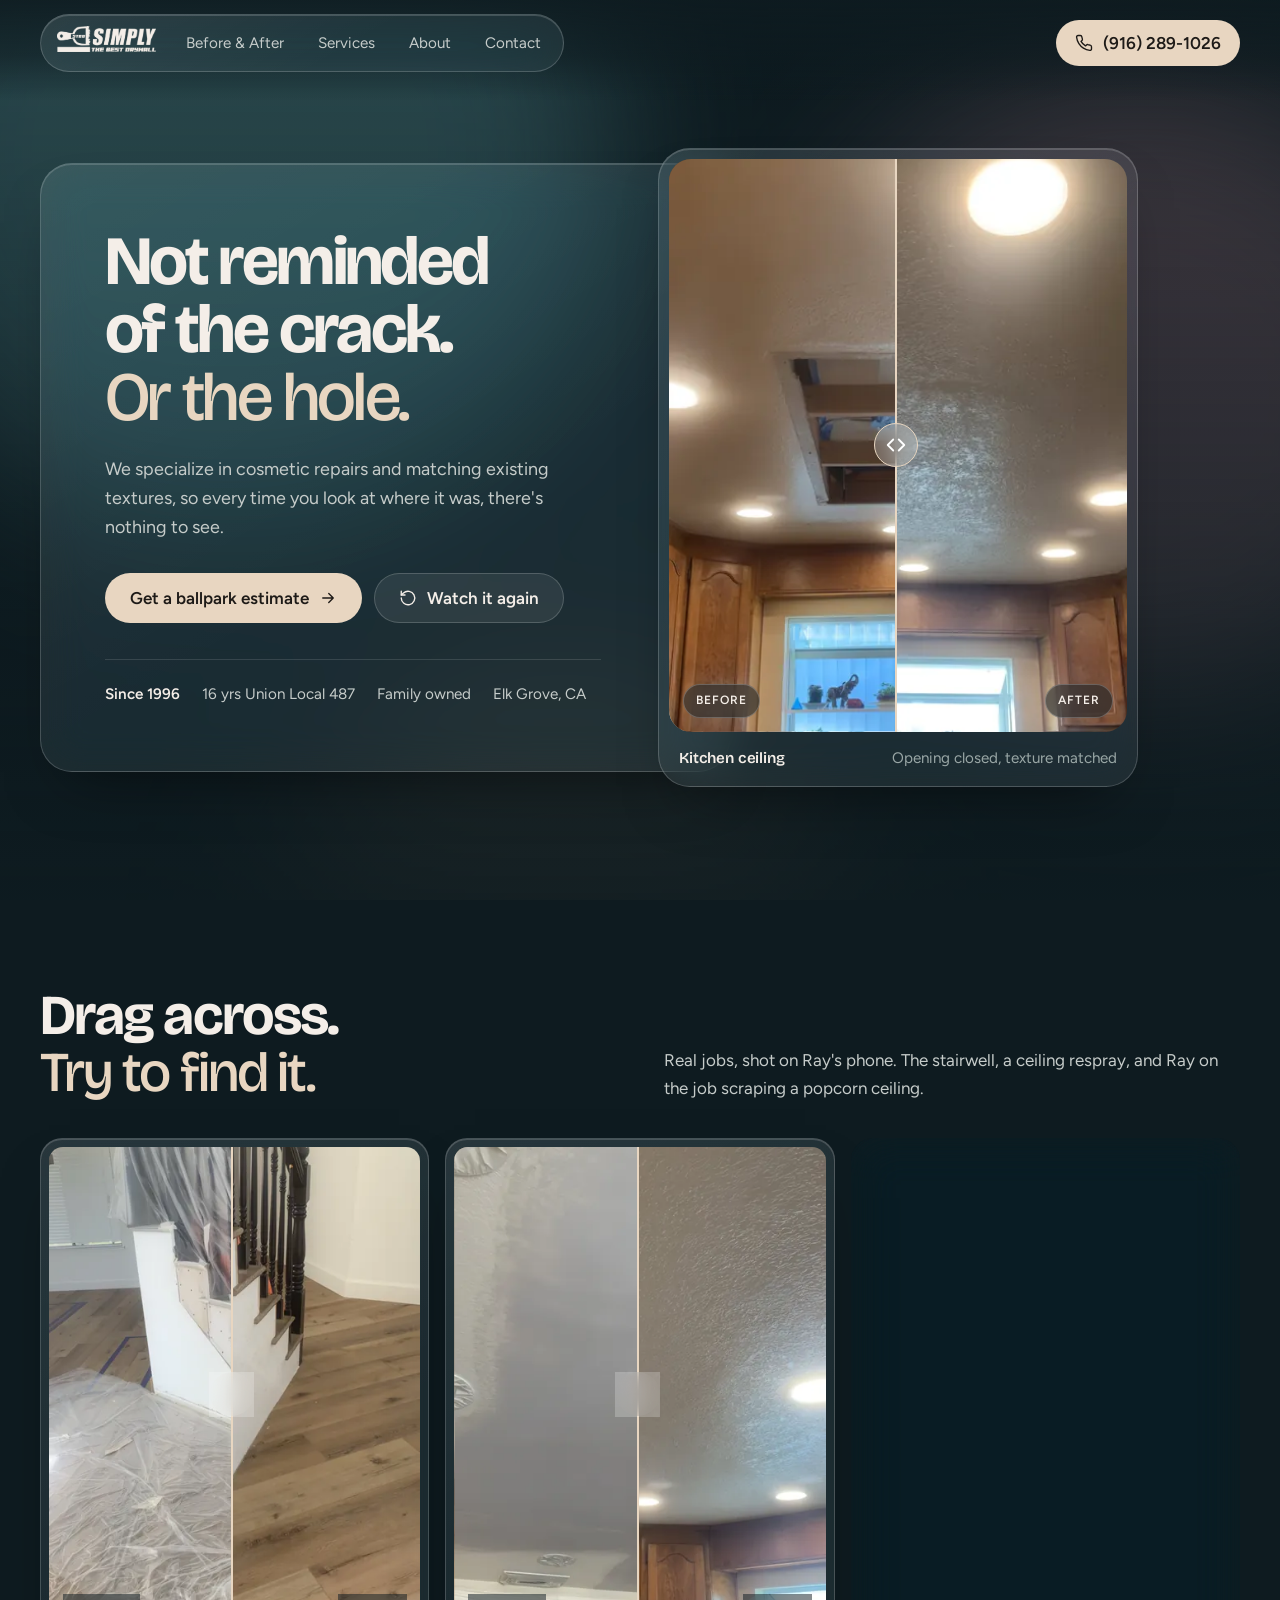
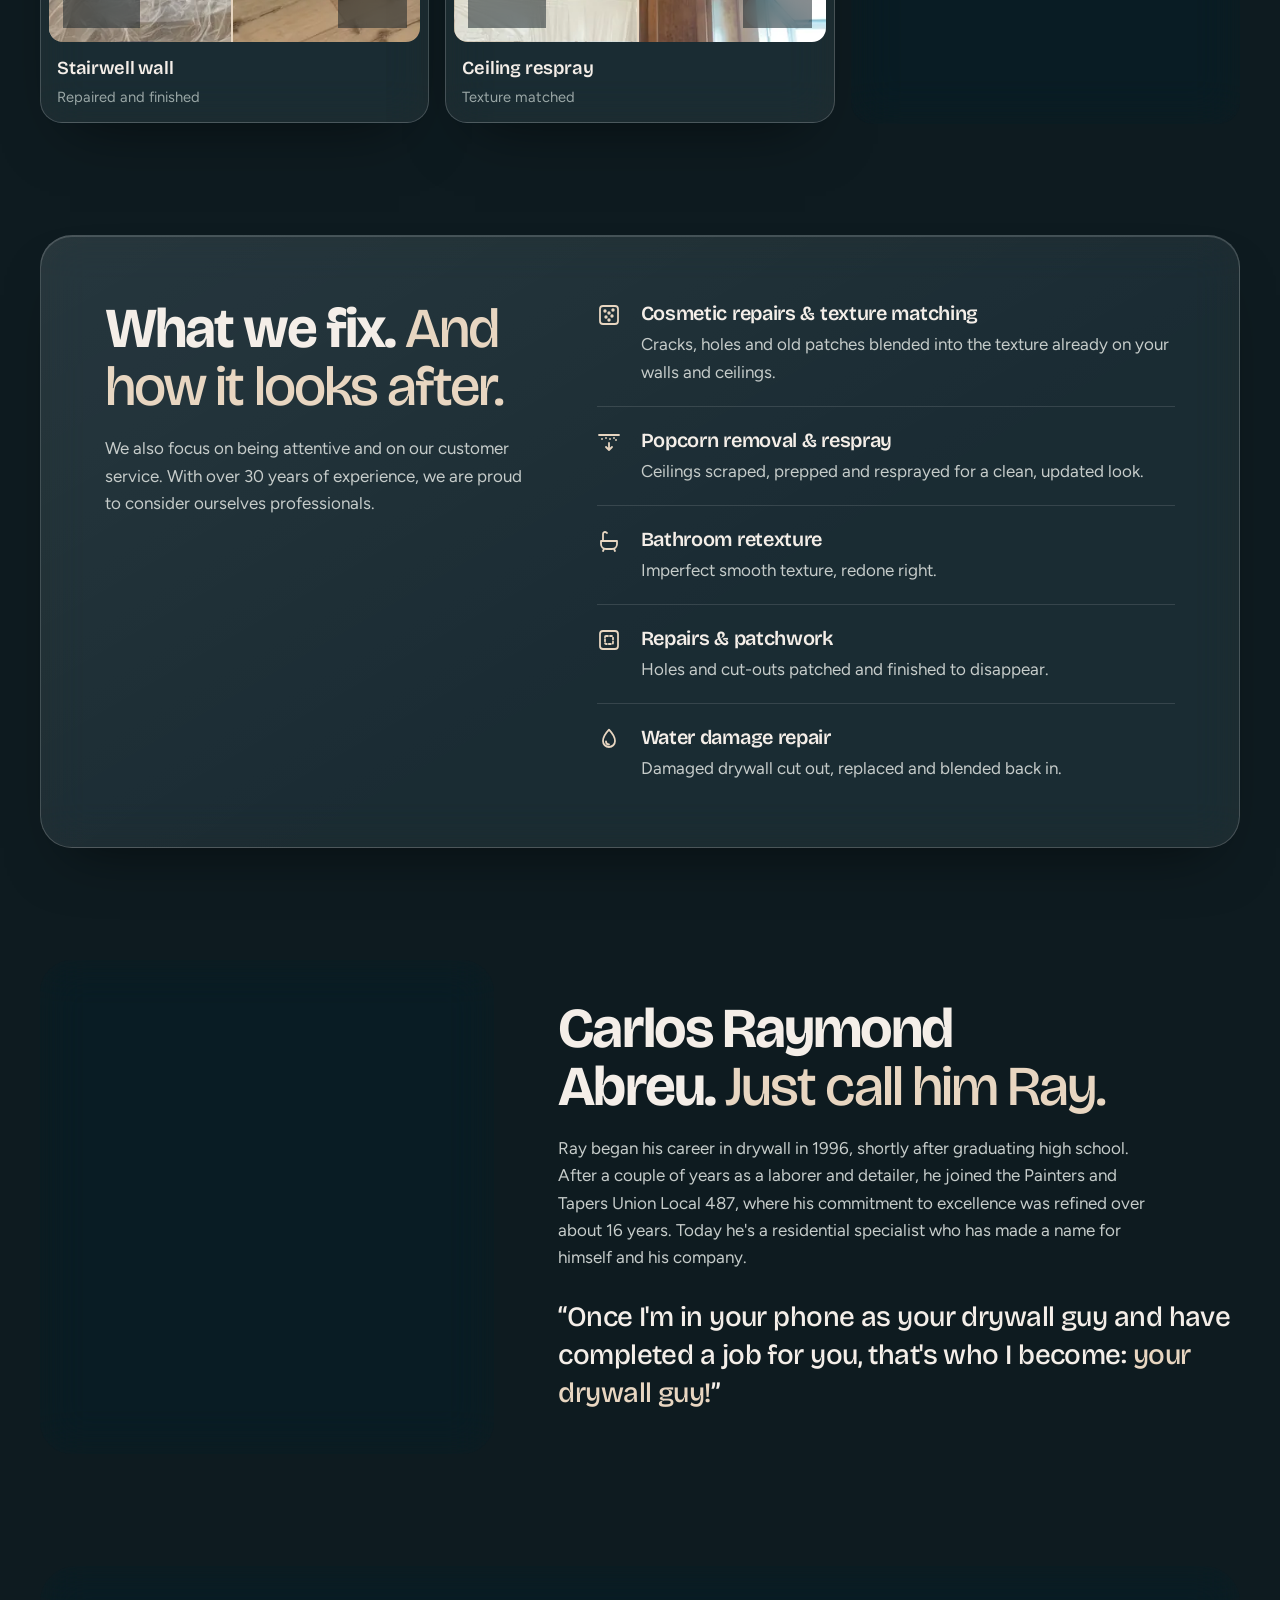
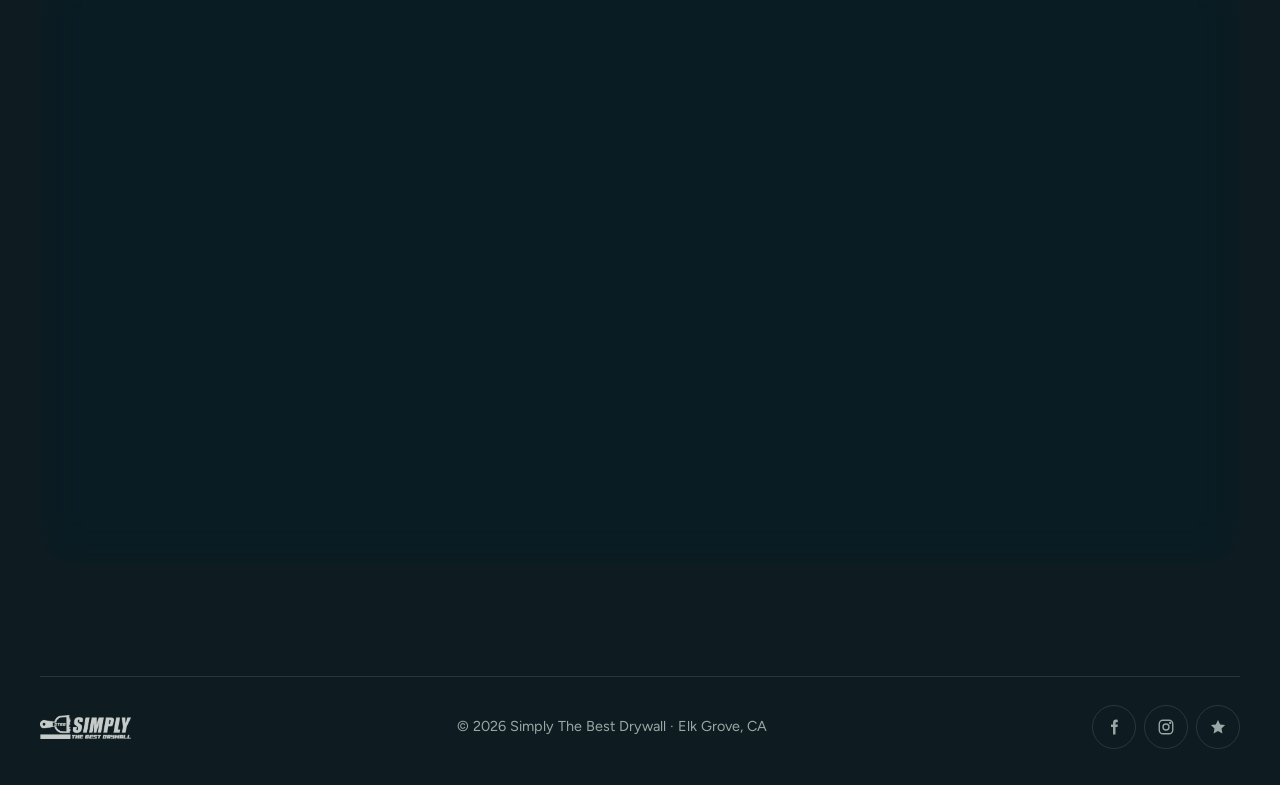
<file: index.html>
<!doctype html>
<html lang="en">
<head>
<meta charset="utf-8">
<meta name="viewport" content="width=device-width, initial-scale=1">
<title>Simply The Best Drywall · Elk Grove drywall repair</title>
<meta name="description" content="Family owned drywall repair in Elk Grove. Cosmetic repairs and texture matching so you're never reminded of the crack or hole again. Call (916) 289-1026.">
<meta name="theme-color" content="#0e1b20">
<meta name="robots" content="noindex">
<link rel="icon" type="image/png" href="assets/img/favicon.png">
<link rel="preconnect" href="https://fonts.googleapis.com">
<link rel="preconnect" href="https://fonts.gstatic.com" crossorigin>
<link href="https://fonts.googleapis.com/css2?family=Bricolage+Grotesque:opsz,wght@12..96,400..800&family=Figtree:wght@400;500;600&display=swap" rel="stylesheet">
<link rel="preload" as="image" href="assets/img/ceiling-after.webp" imagesrcset="assets/img/ceiling-after.webp 450w, assets/img/ceiling-after@2x.webp 900w" imagesizes="(min-width: 980px) 420px, 92vw">
<link rel="stylesheet" href="assets/base.css?v=3">
<style>
  :root {
    --base: #0e1b20;
    --teal-2: #3f6b70;
    --rose: #8a6570;
    --umber: #9a8062;
    --sand: #d4bb9f;
    --sand-2: #e8d6c1;
    --ink: #f4eee8;
    --ink-2: #c6ccca;
    --muted: #9aa7a6;
    --glass: rgba(255, 255, 255, .07);
    --glass-2: rgba(255, 255, 255, .12);
    --edge: rgba(255, 255, 255, .18);
    --hair: rgba(255, 255, 255, .12);
    --focus: var(--sand-2);
    --display: "Bricolage Grotesque", system-ui, sans-serif;
    --r-lg: 32px;
    --r-md: 22px;
    --gap: clamp(20px, 3vw, 32px);
    --section: clamp(72px, 9vw, 112px);
    --skim-crack: #15252b;
    --skim-lip: rgba(255, 255, 255, .14);
    --skim-sheen: rgba(232, 214, 193, .55);
    --skip-bg: var(--sand); --skip-fg: var(--base);
    color-scheme: dark;
  }
  body { background: var(--base); color: var(--ink); font: 400 1.0625rem/1.6 "Figtree", system-ui, sans-serif; caret-color: var(--sand-2); scrollbar-color: rgba(232,214,193,.35) var(--base); }
  ::selection { background: var(--sand-2); color: var(--base); }
  a { text-underline-offset: .2em; text-decoration-thickness: 1px; }

  /* Ambient: three blurred fields drifting very slowly under everything. */
  .mesh { position: fixed; inset: 0; z-index: -2; pointer-events: none; overflow: hidden; }
  .mesh i { position: absolute; border-radius: 50%; filter: blur(80px); opacity: .7; }
  .mesh i:nth-child(1) { width: 60vmax; height: 60vmax; left: -12vmax; top: -18vmax; background: var(--teal-2); animation: m1 40s ease-in-out infinite alternate; }
  .mesh i:nth-child(2) { width: 50vmax; height: 50vmax; right: -14vmax; top: 6vmax; background: var(--rose); opacity: .5; animation: m2 48s ease-in-out infinite alternate; }
  .mesh i:nth-child(3) { width: 44vmax; height: 44vmax; left: 22vmax; bottom: -26vmax; background: var(--umber); opacity: .35; animation: m3 54s ease-in-out infinite alternate; }
  @keyframes m1 { to { translate: 12vmax 8vmax; } }
  @keyframes m2 { to { translate: -14vmax 10vmax; scale: 1.12; } }
  @keyframes m3 { to { translate: -10vmax -12vmax; } }
  .veil { position: fixed; inset: 0; z-index: -1; pointer-events: none; background: linear-gradient(180deg, rgba(14,27,32,.2), rgba(14,27,32,.6) 65%, rgba(14,27,32,.88)); }

  .wrap { width: min(1200px, 100% - 32px); margin-inline: auto; }
  @media (min-width: 720px) { .wrap { width: min(1200px, 100% - 64px); } }
  .glass {
    background: linear-gradient(150deg, var(--glass-2), var(--glass) 60%);
    border: 1px solid var(--edge);
    -webkit-backdrop-filter: blur(22px) saturate(150%); backdrop-filter: blur(22px) saturate(150%);
    box-shadow: inset 0 1px 0 rgba(255,255,255,.16), 0 30px 60px -30px rgba(0,0,0,.55);
  }

  .btn { display: inline-flex; align-items: center; justify-content: center; gap: 10px; min-height: 50px; padding: 0 24px; border-radius: 999px; font-weight: 600; text-decoration: none; border: 1px solid transparent; transition: transform .3s cubic-bezier(.2,.7,.2,1), background .3s, color .3s; white-space: nowrap; }
  .btn svg { width: 18px; height: 18px; flex: none; }
  .btn-sand { background: var(--sand-2); color: #1d1a17; }
  .btn-sand:hover { background: #fff; transform: translateY(-2px); }
  .btn-glass { background: rgba(255,255,255,.08); border-color: var(--edge); color: var(--ink); }
  .btn-glass:hover { background: rgba(255,255,255,.15); transform: translateY(-2px); }
  .btn:active { transform: translateY(0); }

  /* Nav */
  .nav { position: fixed; left: 0; right: 0; top: 14px; z-index: 50; }
  /* A soft scrim so text scrolling under the floating nav never collides with it. */
  .nav::before { content: ""; position: absolute; inset: -14px 0 -28px; z-index: -1; pointer-events: none; background: linear-gradient(180deg, rgba(14,27,32,.9), rgba(14,27,32,.6) 55%, rgba(14,27,32,0)); }
  .nav .wrap { display: flex; justify-content: space-between; align-items: center; gap: 12px; }
  .pill { display: flex; align-items: center; gap: 4px; padding: 6px; border-radius: 999px; }
  .pill .logo { --logo-h: 26px; color: var(--ink); margin: 0 10px; }
  .pill ul { display: none; list-style: none; margin: 0; padding: 0; gap: 2px; }
  .pill ul a { display: block; padding: 10px 16px; border-radius: 999px; text-decoration: none; font-size: .95rem; color: var(--ink-2); transition: background .25s, color .25s; }
  .pill ul a:hover { background: rgba(255,255,255,.1); color: var(--ink); }
  @media (min-width: 900px) { .pill ul { display: flex; } }
  .nav .btn { min-height: 46px; padding: 0 18px; }
  .nav .btn span { display: none; }
  @media (min-width: 520px) { .nav .btn span { display: inline; } }

  /* Hero: words on the left, the proof on the right, nothing hidden. */
  .hero { padding: clamp(104px, 13vw, 148px) 0 clamp(56px, 7vw, 88px); }
  .hero-grid { display: grid; gap: 28px; align-items: center; }
  @media (min-width: 980px) { .hero-grid { grid-template-columns: minmax(0, 1.15fr) minmax(0, .85fr); gap: 0; } }
  .slab { border-radius: var(--r-lg); padding: clamp(28px, 5vw, 64px); }
  @media (min-width: 980px) { .slab { padding-right: clamp(96px, 10vw, 136px); } }
  h1 { font-family: var(--display); font-weight: 700; font-variation-settings: "opsz" 96; font-size: clamp(2.6rem, 5.4vw, 5.2rem); line-height: .98; letter-spacing: -.038em; margin: 0; text-wrap: balance; }
  h1 span { color: var(--sand-2); font-weight: 500; }
  /* The skim runs along the headline's middle line and is sized to one line of type. */
  .h1-wrap { position: relative; width: fit-content; max-width: 100%; }
  .h1-wrap .seam { position: absolute; left: -4px; right: 0; top: 34%; height: 30%; --skim-knife-h: 150%; --skim-w: 2.4px; }
  .lede { color: var(--ink-2); max-width: 30em; margin: 24px 0 0; font-size: clamp(1.05rem, 1.4vw, 1.2rem); }
  .ctas { display: flex; flex-wrap: wrap; gap: 12px; margin-top: 32px; }
  .facts { display: flex; flex-wrap: wrap; gap: 8px 22px; margin: 36px 0 0; padding: 22px 0 0; border-top: 1px solid var(--hair); list-style: none; font-size: .95rem; color: var(--ink-2); }
  .facts b { color: var(--ink); font-weight: 600; }

  .proof { position: relative; z-index: 2; margin: 0; border-radius: var(--r-lg); padding: 10px; width: min(100%, 460px); justify-self: center; }
  @media (min-width: 980px) { .proof { width: calc(100% + 72px); max-width: 480px; margin-left: -72px; justify-self: start; } }
  .proof .compare { aspect-ratio: 4 / 5; border-radius: calc(var(--r-lg) - 10px); }
  .proof .compare img { object-position: 50% 30%; }
  .proof figcaption { display: flex; flex-wrap: wrap; justify-content: space-between; gap: 2px 12px; padding: 14px 10px 6px; font-size: .95rem; }
  .proof figcaption b { font-family: var(--display); font-weight: 600; letter-spacing: -.01em; }
  .proof figcaption span { color: var(--muted); }
  .tag { padding: 6px 12px; border-radius: 999px; font-size: .75rem; font-weight: 600; letter-spacing: .08em; text-transform: uppercase; color: var(--ink); background: rgba(14,27,32,.5); border: 1px solid rgba(255,255,255,.22); -webkit-backdrop-filter: blur(10px); backdrop-filter: blur(10px); }
  .compare { --compare-line: var(--sand-2); }

  section { scroll-margin-top: 88px; }
  .section { padding: var(--section) 0 0; }
  h2 { font-family: var(--display); font-weight: 700; font-variation-settings: "opsz" 72; font-size: clamp(2.1rem, 4.4vw, 3.6rem); line-height: 1.02; letter-spacing: -.034em; margin: 0; text-wrap: balance; }
  h2 span { color: var(--sand-2); font-weight: 500; }
  .head { display: grid; gap: 14px 48px; margin-bottom: 36px; }
  @media (min-width: 900px) { .head { grid-template-columns: 1fr 1fr; align-items: end; } }
  .head p { margin: 0; max-width: 34em; color: var(--ink-2); }

  /* Work: three across on desktop, a swipeable row on phones. */
  .work { display: grid; grid-auto-flow: column; grid-auto-columns: min(80%, 320px); gap: 16px; overflow-x: auto; scroll-snap-type: x mandatory; padding: 2px 2px 16px; margin-inline: -2px; scrollbar-width: none; overscroll-behavior-x: contain; }
  .work::-webkit-scrollbar { display: none; }
  .work > * { scroll-snap-align: start; }
  @media (min-width: 900px) { .work { grid-auto-flow: row; grid-template-columns: repeat(3, 1fr); overflow: visible; padding: 0; margin: 0; } }
  .shot { margin: 0; border-radius: var(--r-md); padding: 8px; }
  .shot .compare, .shot video { aspect-ratio: 3 / 4; border-radius: calc(var(--r-md) - 8px); width: 100%; object-fit: cover; }
  .shot figcaption { padding: 12px 8px 4px; }
  .shot figcaption b { display: block; font-family: var(--display); font-size: 1.15rem; font-weight: 600; letter-spacing: -.01em; }
  .shot figcaption span { color: var(--muted); font-size: .92rem; }
  .swipe { margin: 4px 0 0; font-size: .9rem; color: var(--muted); }
  @media (min-width: 900px) { .swipe { display: none; } }

  /* Services: one panel, a list, not a grid of look-alike cards. */
  .services { border-radius: var(--r-lg); padding: clamp(28px, 5vw, 64px); display: grid; gap: 32px; }
  @media (min-width: 900px) { .services { grid-template-columns: .85fr 1.15fr; gap: 64px; } }
  .services > div > p { color: var(--ink-2); margin: 20px 0 0; max-width: 30em; }
  .list { list-style: none; margin: 0; padding: 0; }
  .list li { display: grid; grid-template-columns: 28px 1fr; gap: 4px 16px; padding: 20px 0; border-top: 1px solid var(--hair); }
  .list li:first-child { border-top: 0; padding-top: 0; }
  .list li:last-child { padding-bottom: 0; }
  .list svg { width: 24px; height: 24px; color: var(--sand-2); margin-top: 3px; grid-row: span 2; }
  .list h3 { font-family: var(--display); font-weight: 600; font-size: 1.25rem; line-height: 1.35; letter-spacing: -.015em; margin: 0; }
  .list p { margin: 0; color: var(--ink-2); }

  /* Owner */
  .ray { display: grid; gap: var(--gap); align-items: center; }
  @media (min-width: 900px) { .ray { grid-template-columns: .8fr 1.2fr; gap: 64px; } }
  .ray-photo { margin: 0; border-radius: var(--r-lg); padding: 10px; max-width: 460px; }
  .ray-photo img { border-radius: calc(var(--r-lg) - 10px); width: 100%; aspect-ratio: 1; object-fit: cover; }
  .ray-photo figcaption { padding: 12px 8px 4px; color: var(--muted); font-size: .92rem; }
  .ray p { color: var(--ink-2); max-width: 36em; margin: 20px 0 0; }
  .ray blockquote { margin: 28px 0 0; padding: 0; font-family: var(--display); font-weight: 500; font-size: clamp(1.35rem, 2.3vw, 1.75rem); line-height: 1.35; letter-spacing: -.02em; max-width: 26em; }
  .ray blockquote span { color: var(--sand-2); }

  /* Contact */
  .contact { border-radius: 36px; padding: clamp(28px, 5vw, 64px); display: grid; gap: 36px; }
  @media (min-width: 960px) { .contact { grid-template-columns: .9fr 1.1fr; gap: 64px; } }
  .promise { font-family: var(--display); font-weight: 500; font-size: clamp(1.3rem, 2.2vw, 1.7rem); line-height: 1.35; letter-spacing: -.015em; margin: 20px 0 0; color: var(--ink-2); max-width: 22em; }
  .promise span { color: var(--ink); }
  .phone-link { display: inline-flex; align-items: center; gap: 12px; margin-top: 28px; font-family: var(--display); font-weight: 700; font-size: clamp(1.8rem, 3.4vw, 2.5rem); letter-spacing: -.03em; text-decoration: none; }
  .phone-link svg { width: 28px; height: 28px; color: var(--sand-2); }
  .phone-link:hover { color: var(--sand-2); }
  .rev { display: flex; flex-wrap: wrap; gap: 10px; margin-top: 24px; }
  form { display: grid; gap: 16px; align-content: start; }
  .two { display: grid; gap: 16px; }
  @media (min-width: 560px) { .two { grid-template-columns: 1fr 1fr; } }
  label { display: grid; gap: 8px; font-size: .9rem; font-weight: 500; color: var(--ink-2); }
  label abbr { color: var(--sand-2); text-decoration: none; }
  input, textarea { width: 100%; min-height: 52px; padding: 12px 16px; border-radius: 16px; border: 1px solid var(--edge); background: rgba(14,27,32,.4); color: var(--ink); font-size: 1rem; transition: border-color .2s, background .2s; }
  input::placeholder, textarea::placeholder { color: var(--muted); }
  textarea { min-height: 128px; resize: vertical; }
  input:focus, textarea:focus { outline: none; border-color: var(--sand-2); background: rgba(14,27,32,.55); box-shadow: 0 0 0 3px rgba(232,214,193,.2); }
  input:user-invalid, textarea:user-invalid { border-color: #e0a39a; }
  form .btn { justify-self: start; }
  [data-form-status] { margin: 0; min-height: 1.4em; color: var(--sand-2); font-size: .92rem; }

  footer { padding: var(--section) 0 36px; }
  .foot { display: flex; flex-wrap: wrap; gap: 16px 24px; justify-content: space-between; align-items: center; padding-top: 28px; border-top: 1px solid var(--hair); color: var(--muted); font-size: .9rem; }
  .foot .logo { --logo-h: 24px; color: var(--ink-2); }
  .foot nav { display: flex; gap: 8px; }
  .foot nav a { width: 44px; height: 44px; border-radius: 50%; display: grid; place-items: center; border: 1px solid var(--hair); transition: background .2s, border-color .2s; }
  .foot nav a:hover { background: rgba(255,255,255,.1); border-color: var(--edge); }
  .foot svg { width: 18px; height: 18px; }

  @media (prefers-reduced-motion: reduce) { .mesh i { animation: none; } }
</style>
</head>
<body>
<a class="skip" href="#main">Skip to content</a>
<div class="mesh" aria-hidden="true"><i></i><i></i><i></i></div>
<div class="veil" aria-hidden="true"></div>

<svg width="0" height="0" style="position:absolute" aria-hidden="true">
  <symbol id="i-phone" viewBox="0 0 24 24" fill="none" stroke="currentColor" stroke-width="1.8" stroke-linecap="round" stroke-linejoin="round"><path d="M22 16.9v3a2 2 0 0 1-2.2 2 19.8 19.8 0 0 1-8.6-3.1 19.5 19.5 0 0 1-6-6A19.8 19.8 0 0 1 2.1 4.2 2 2 0 0 1 4.1 2h3a2 2 0 0 1 2 1.7c.1 1 .4 1.9.7 2.8a2 2 0 0 1-.5 2.1L8 9.9a16 16 0 0 0 6 6l1.3-1.3a2 2 0 0 1 2.1-.4c.9.3 1.8.6 2.8.7a2 2 0 0 1 1.7 2z"/></symbol>
  <symbol id="i-arrow" viewBox="0 0 24 24" fill="none" stroke="currentColor" stroke-width="1.8" stroke-linecap="round" stroke-linejoin="round"><path d="M5 12h14M13 6l6 6-6 6"/></symbol>
  <symbol id="i-replay" viewBox="0 0 24 24" fill="none" stroke="currentColor" stroke-width="1.8" stroke-linecap="round" stroke-linejoin="round"><path d="M3 12a9 9 0 1 0 3-6.7L3 8"/><path d="M3 3v5h5"/></symbol>
  <symbol id="i-texture" viewBox="0 0 24 24" fill="none" stroke="currentColor" stroke-width="1.8" stroke-linecap="round"><rect x="3" y="3" width="18" height="18" rx="3"/><circle cx="8" cy="8" r=".8" fill="currentColor"/><circle cx="12" cy="10" r=".8" fill="currentColor"/><circle cx="16" cy="7" r=".8" fill="currentColor"/><circle cx="9" cy="14" r=".8" fill="currentColor"/><circle cx="15" cy="13" r=".8" fill="currentColor"/><circle cx="12" cy="17" r=".8" fill="currentColor"/></symbol>
  <symbol id="i-ceiling" viewBox="0 0 24 24" fill="none" stroke="currentColor" stroke-width="1.8" stroke-linecap="round" stroke-linejoin="round"><path d="M2 5h20"/><path d="M5 9h.01M9 8h.01M13 9h.01M17 8h.01M19 10h.01"/><path d="M12 13v7M9 17l3 3 3-3"/></symbol>
  <symbol id="i-bath" viewBox="0 0 24 24" fill="none" stroke="currentColor" stroke-width="1.8" stroke-linecap="round" stroke-linejoin="round"><path d="M4 12h16v3a5 5 0 0 1-5 5H9a5 5 0 0 1-5-5z"/><path d="M6 12V5a2 2 0 0 1 3.4-1.4L10 4"/><path d="M7 20l-1 2M17 20l1 2"/></symbol>
  <symbol id="i-drop" viewBox="0 0 24 24" fill="none" stroke="currentColor" stroke-width="1.8" stroke-linecap="round" stroke-linejoin="round"><path d="M12 2.7s6 6.3 6 11.3a6 6 0 0 1-12 0c0-5 6-11.3 6-11.3z"/><path d="M9 14.5a3 3 0 0 0 3 3"/></symbol>
  <symbol id="i-patch" viewBox="0 0 24 24" fill="none" stroke="currentColor" stroke-width="1.8" stroke-linecap="round" stroke-linejoin="round"><rect x="3" y="3" width="18" height="18" rx="3"/><rect x="8" y="8" width="8" height="8" rx="1" stroke-dasharray="2 2"/></symbol>
  <symbol id="i-fb" viewBox="0 0 24 24" fill="currentColor"><path d="M14 8.5V6.8c0-.8.2-1.3 1.4-1.3H17V2.2A21 21 0 0 0 14.6 2C12.3 2 10.7 3.4 10.7 6v2.5H8V12h2.7v10H14V12h2.7l.4-3.5z"/></symbol>
  <symbol id="i-ig" viewBox="0 0 24 24" fill="none" stroke="currentColor" stroke-width="1.8"><rect x="3" y="3" width="18" height="18" rx="5"/><circle cx="12" cy="12" r="4"/><circle cx="17.5" cy="6.5" r=".6" fill="currentColor"/></symbol>
  <symbol id="i-star" viewBox="0 0 24 24" fill="currentColor"><path d="m12 2.5 2.9 6 6.6.9-4.8 4.6 1.2 6.5L12 17.4l-5.9 3.1 1.2-6.5L2.5 9.4l6.6-.9z"/></symbol>
</svg>

<header class="nav">
  <div class="wrap">
    <nav class="pill glass" aria-label="Main">
      <a href="#main" aria-label="Simply The Best Drywall, home"><span class="logo" role="img" aria-label="Simply The Best Drywall"></span></a>
      <ul>
        <li><a href="#work">Before &amp; After</a></li>
        <li><a href="#services">Services</a></li>
        <li><a href="#about">About</a></li>
        <li><a href="#contact">Contact</a></li>
      </ul>
    </nav>
    <a class="btn btn-sand" href="tel:+19162891026"><svg aria-hidden="true"><use href="#i-phone"/></svg><span>(916) 289-1026</span><b class="sr-only">Call</b></a>
  </div>
</header>

<main id="main">
  <section class="hero">
    <div class="wrap hero-grid">
      <div class="slab glass">
        <div class="h1-wrap">
          <h1>Not reminded of the crack. <span>Or the hole.</span></h1>
          <div class="seam" id="skim-hero" data-skim data-skim-delay="700" data-skim-seed="61" data-skim-knife="assets/img/knife.webp"></div>
        </div>
        <p class="lede">We specialize in cosmetic repairs and matching existing textures, so every time you look at where it was, there's nothing to see.</p>
        <div class="ctas">
          <a class="btn btn-sand" href="#contact">Get a ballpark estimate <svg aria-hidden="true"><use href="#i-arrow"/></svg></a>
          <button class="btn btn-glass" type="button" data-skim-replay="#skim-hero"><svg aria-hidden="true"><use href="#i-replay"/></svg>Watch it again</button>
        </div>
        <ul class="facts">
          <li><b>Since 1996</b></li>
          <li>16 yrs Union Local 487</li>
          <li>Family owned</li>
          <li>Elk Grove, CA</li>
        </ul>
      </div>

      <figure class="proof glass">
        <div class="compare" data-compare>
          <img src="assets/img/ceiling-after.webp" srcset="assets/img/ceiling-after.webp 450w, assets/img/ceiling-after@2x.webp 900w" sizes="(min-width: 980px) 420px, 92vw" alt="After: the kitchen ceiling patched and textured, no opening visible" width="450" height="800" fetchpriority="high">
          <div class="compare-before"><img src="assets/img/ceiling-before.webp" srcset="assets/img/ceiling-before.webp 450w, assets/img/ceiling-before@2x.webp 900w" sizes="(min-width: 980px) 420px, 92vw" alt="Before: a large rectangular opening cut into the textured kitchen ceiling" width="450" height="800"></div>
          <input type="range" min="0" max="100" value="50" aria-label="Drag to compare the kitchen ceiling before and after">
          <span class="compare-handle"></span>
          <span class="compare-tag compare-tag--before tag">Before</span><span class="compare-tag compare-tag--after tag">After</span>
        </div>
        <figcaption><b>Kitchen ceiling</b><span>Opening closed, texture matched</span></figcaption>
      </figure>
    </div>
  </section>

  <section class="section" id="work">
    <div class="wrap">
      <div class="head">
        <h2>Drag across. <span>Try to find it.</span></h2>
        <p>Real jobs, shot on Ray's phone. The stairwell, a ceiling respray, and Ray on the job scraping a popcorn ceiling.</p>
      </div>
      <div class="work" tabindex="0" aria-label="Before and after projects">
        <figure class="shot glass">
          <div class="compare" data-compare>
            <img src="assets/img/stairs-after.webp" srcset="assets/img/stairs-after.webp 450w, assets/img/stairs-after@2x.webp 900w" sizes="(min-width: 900px) 370px, 80vw" alt="After: smooth, finished stairwell wall beside new wood floors" loading="lazy" width="450" height="800">
            <div class="compare-before"><img src="assets/img/stairs-before.webp" srcset="assets/img/stairs-before.webp 450w, assets/img/stairs-before@2x.webp 900w" sizes="(min-width: 900px) 370px, 80vw" alt="Before: stairwell wall masked in plastic during the repair" loading="lazy" width="450" height="800"></div>
            <input type="range" min="0" max="100" value="50" aria-label="Compare the stairwell before and after">
            <span class="compare-handle"></span>
            <span class="compare-tag compare-tag--before tag">Before</span><span class="compare-tag compare-tag--after tag">After</span>
          </div>
          <figcaption><b>Stairwell wall</b><span>Repaired and finished</span></figcaption>
        </figure>
        <figure class="shot glass">
          <div class="compare" data-compare>
            <img src="assets/img/skim-after.webp" srcset="assets/img/skim-after.webp 450w, assets/img/skim-after@2x.webp 900w" sizes="(min-width: 900px) 370px, 80vw" alt="After: ceiling with an even, matched texture" loading="lazy" width="450" height="800">
            <div class="compare-before"><img src="assets/img/skim-before.webp" srcset="assets/img/skim-before.webp 450w, assets/img/skim-before@2x.webp 900w" sizes="(min-width: 900px) 370px, 80vw" alt="Before: ceiling patched with smooth compound, texture not yet sprayed" loading="lazy" width="450" height="800"></div>
            <input type="range" min="0" max="100" value="50" aria-label="Compare the ceiling respray before and after">
            <span class="compare-handle"></span>
            <span class="compare-tag compare-tag--before tag">Before</span><span class="compare-tag compare-tag--after tag">After</span>
          </div>
          <figcaption><b>Ceiling respray</b><span>Texture matched</span></figcaption>
        </figure>
        <figure class="shot glass">
          <video data-loop src="assets/video/popcorn-loop.mp4" poster="assets/video/popcorn-poster.jpg" autoplay muted loop playsinline preload="none" aria-label="Ray scraping a popcorn ceiling"></video>
          <figcaption><b>Popcorn removal</b><span>Ray, on the job</span></figcaption>
        </figure>
      </div>
      <p class="swipe">Swipe for more</p>
    </div>
  </section>

  <section class="section" id="services">
    <div class="wrap">
      <div class="services glass">
        <div>
          <h2>What we fix. <span>And how it looks after.</span></h2>
          <p>We also focus on being attentive and on our customer service. With over 30 years of experience, we are proud to consider ourselves professionals.</p>
        </div>
        <ul class="list">
          <li><svg aria-hidden="true"><use href="#i-texture"/></svg><h3>Cosmetic repairs &amp; texture matching</h3><p>Cracks, holes and old patches blended into the texture already on your walls and ceilings.</p></li>
          <li><svg aria-hidden="true"><use href="#i-ceiling"/></svg><h3>Popcorn removal &amp; respray</h3><p>Ceilings scraped, prepped and resprayed for a clean, updated look.</p></li>
          <li><svg aria-hidden="true"><use href="#i-bath"/></svg><h3>Bathroom retexture</h3><p>Imperfect smooth texture, redone right.</p></li>
          <li><svg aria-hidden="true"><use href="#i-patch"/></svg><h3>Repairs &amp; patchwork</h3><p>Holes and cut-outs patched and finished to disappear.</p></li>
          <li><svg aria-hidden="true"><use href="#i-drop"/></svg><h3>Water damage repair</h3><p>Damaged drywall cut out, replaced and blended back in.</p></li>
        </ul>
      </div>
    </div>
  </section>

  <section class="section" id="about">
    <div class="wrap ray">
      <figure class="ray-photo glass">
        <img src="assets/img/ray-family.webp" srcset="assets/img/ray-family.webp 449w, assets/img/ray-family@2x.webp 898w" sizes="(min-width: 900px) 440px, 92vw" alt="Ray Abreu with his wife and children" loading="lazy" width="449" height="449">
        <figcaption>Ray, with his wife and children</figcaption>
      </figure>
      <div>
        <h2>Carlos Raymond Abreu. <span>Just call him Ray.</span></h2>
        <p>Ray began his career in drywall in 1996, shortly after graduating high school. After a couple of years as a laborer and detailer, he joined the Painters and Tapers Union Local 487, where his commitment to excellence was refined over about 16 years. Today he's a residential specialist who has made a name for himself and his company.</p>
        <blockquote>“Once I'm in your phone as your drywall guy and have completed a job for you, that's who I become: <span>your drywall guy!</span>”</blockquote>
      </div>
    </div>
  </section>

  <section class="section" id="contact">
    <div class="wrap">
      <div class="contact glass">
        <div>
          <h2>Contact us for a <span>ballpark</span> or estimate.</h2>
          <p class="promise">We are honest, trustworthy and will treat you like <span>the valued customer that you are.</span></p>
          <a class="phone-link" href="tel:+19162891026"><svg aria-hidden="true"><use href="#i-phone"/></svg>(916) 289-1026</a>
          <div class="rev">
            <a class="btn btn-glass" href="http://yelp.com/biz/simply-the-best-drywall-elk-grove" target="_blank" rel="noopener"><svg aria-hidden="true"><use href="#i-star"/></svg>Reviews on Yelp</a>
            <a class="btn btn-glass" href="http://www.homeadvisor.com/rated.SimplyTheBest.14765959.html" target="_blank" rel="noopener">Rated on HomeAdvisor</a>
          </div>
        </div>
        <form data-demo-form>
          <div class="two">
            <label><span>First name <abbr title="required">*</abbr></span><input name="first" autocomplete="given-name" required></label>
            <label><span>Last name <abbr title="required">*</abbr></span><input name="last" autocomplete="family-name" required></label>
          </div>
          <div class="two">
            <label><span>Email <abbr title="required">*</abbr></span><input type="email" name="email" autocomplete="email" required></label>
            <label><span>Phone <abbr title="required">*</abbr></span><input type="tel" name="phone" autocomplete="tel" required></label>
          </div>
          <label><span>Inquiry / job details <abbr title="required">*</abbr></span><textarea name="details" required placeholder="What needs fixing, and roughly how big is it?"></textarea></label>
          <button class="btn btn-sand" type="submit">Send my request <svg aria-hidden="true"><use href="#i-arrow"/></svg></button>
          <p data-form-status role="status"></p>
        </form>
      </div>
    </div>
  </section>
</main>

<footer>
  <div class="wrap foot">
    <span class="logo" role="img" aria-label="Simply The Best Drywall"></span>
    <span>© 2026 Simply The Best Drywall · Elk Grove, CA</span>
    <nav aria-label="Social">
      <a href="https://www.facebook.com/simplythebestdrywall/" target="_blank" rel="noopener" aria-label="Facebook"><svg aria-hidden="true"><use href="#i-fb"/></svg></a>
      <a href="https://www.instagram.com/SIMPLYTHEBESTDRYWALL/" target="_blank" rel="noopener" aria-label="Instagram"><svg aria-hidden="true"><use href="#i-ig"/></svg></a>
      <a href="http://yelp.com/biz/simply-the-best-drywall-elk-grove" target="_blank" rel="noopener" aria-label="Yelp"><svg aria-hidden="true"><use href="#i-star"/></svg></a>
    </nav>
  </div>
</footer>

<script src="assets/stb.js?v=3"></script>
</body>
</html>
</file>
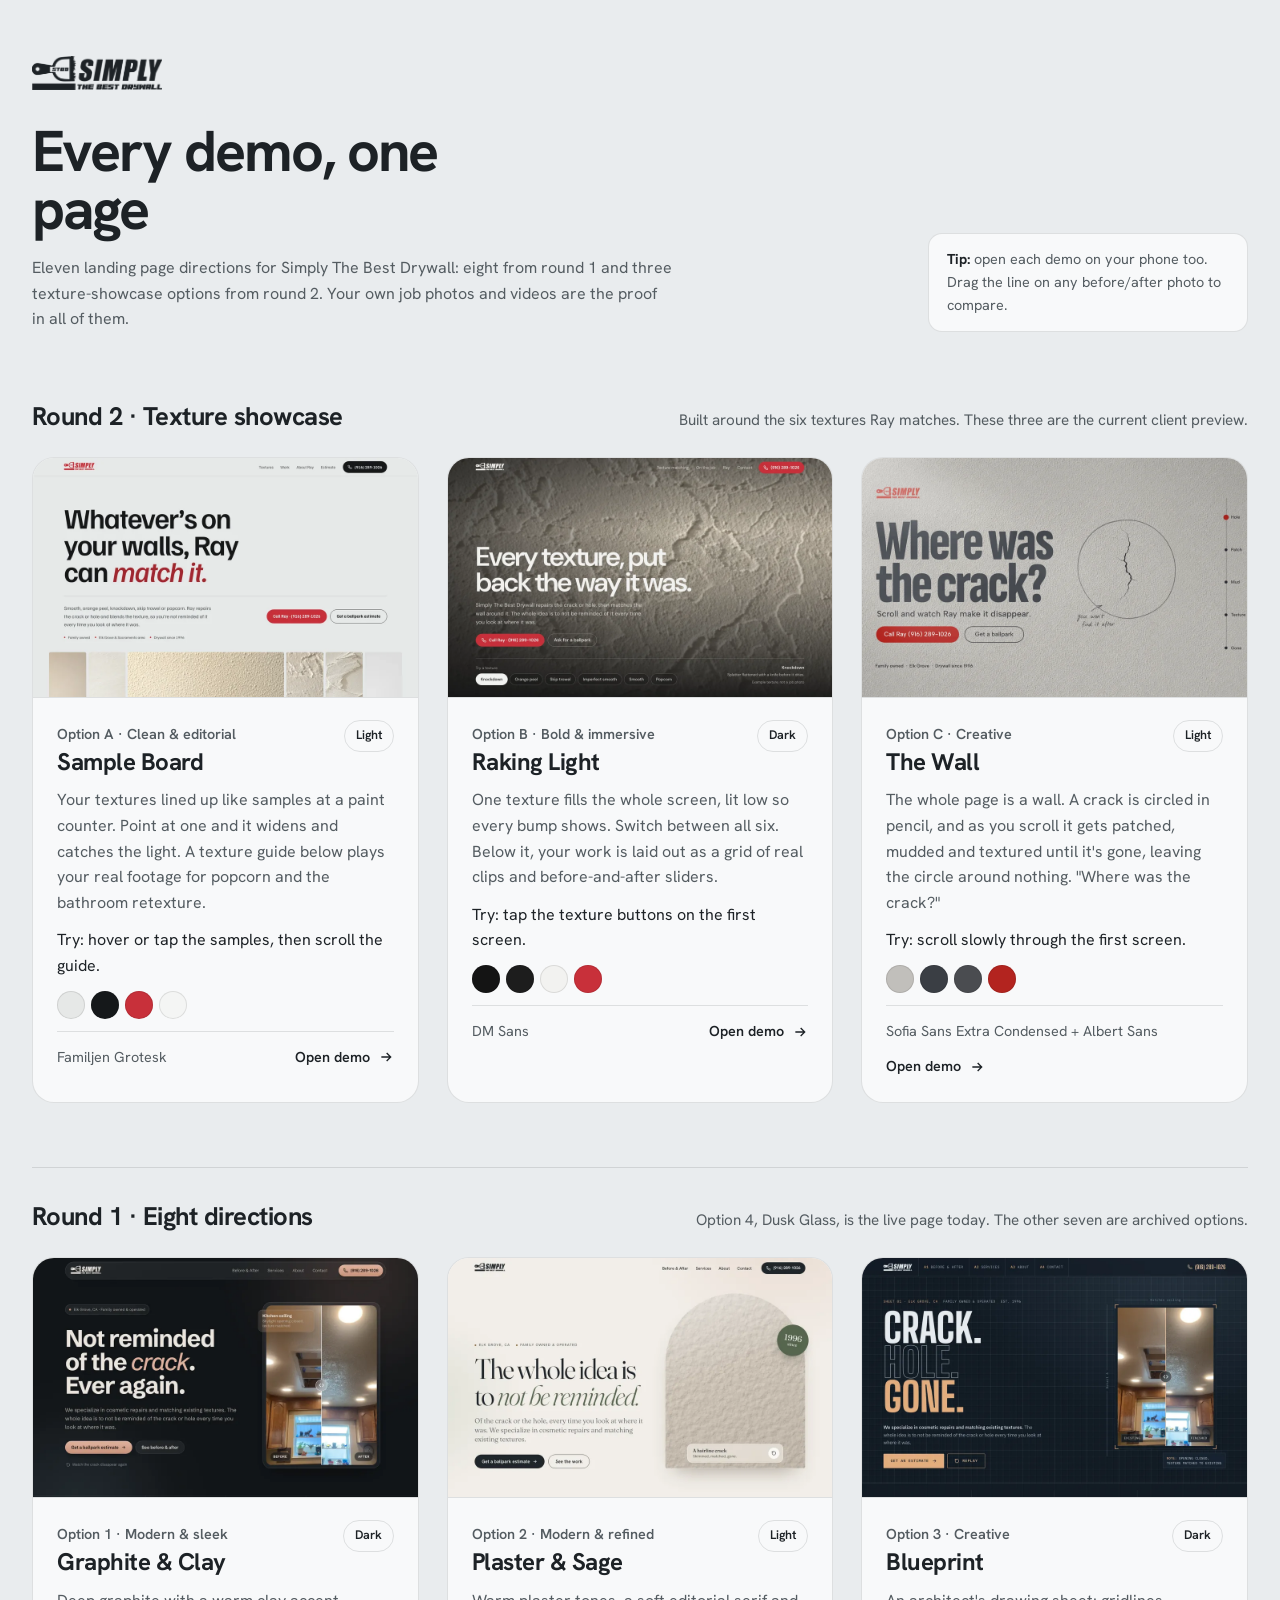
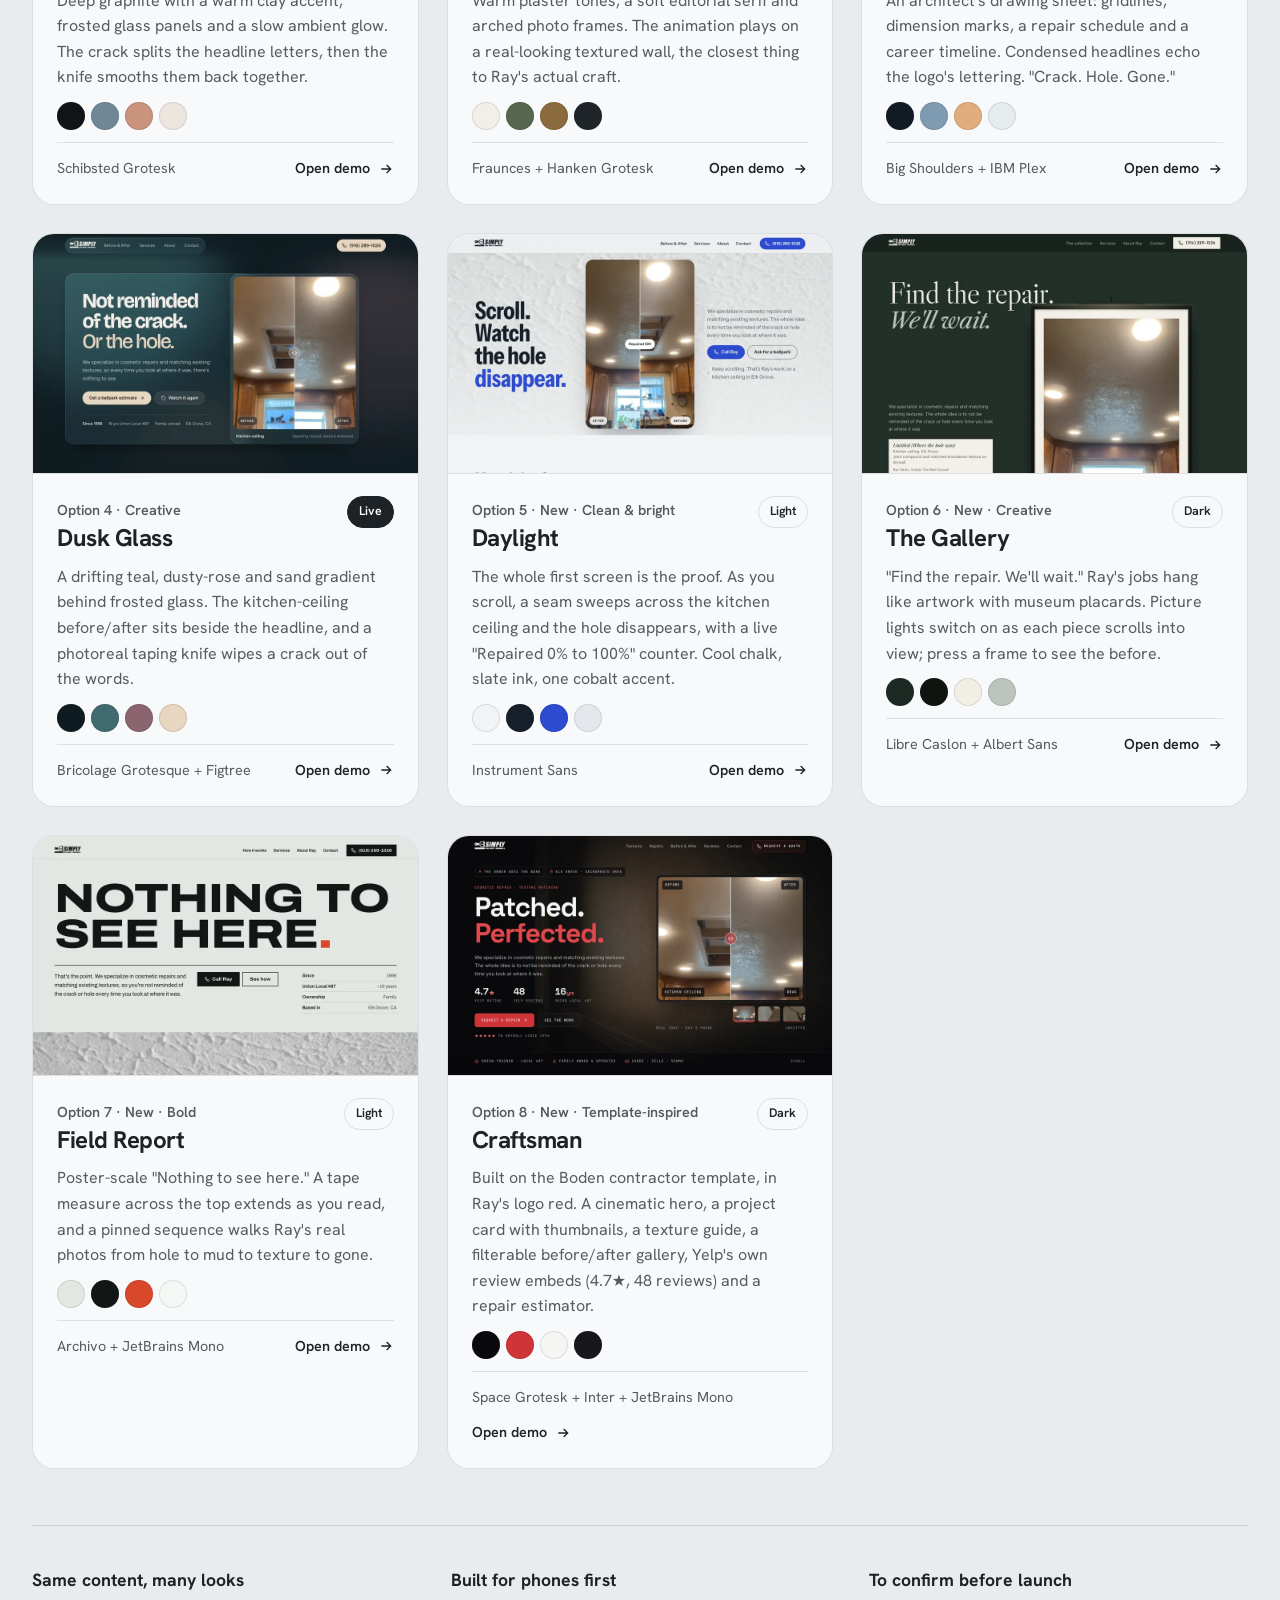
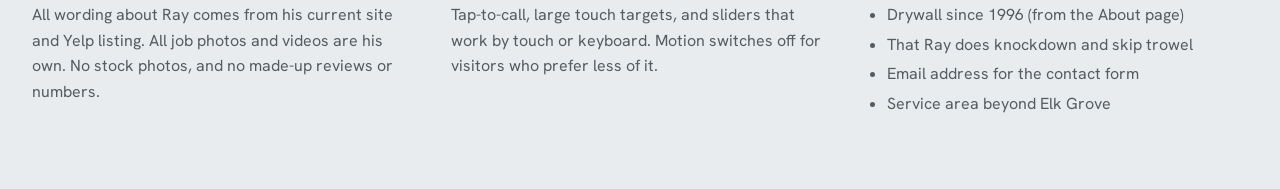
<file: all/index.html>
<!doctype html>
<html lang="en">
<head>
<meta charset="utf-8">
<meta name="viewport" content="width=device-width, initial-scale=1">
<title>Simply The Best Drywall · All demos</title>
<meta name="robots" content="noindex">
<link rel="icon" type="image/png" href="assets/img/favicon.png">
<link rel="preconnect" href="https://fonts.googleapis.com">
<link rel="preconnect" href="https://fonts.gstatic.com" crossorigin>
<link href="https://fonts.googleapis.com/css2?family=Hanken+Grotesk:wght@400;500;600;700&display=swap" rel="stylesheet">
<link rel="stylesheet" href="assets/base.css?v=7">
<style>
  :root { --bg: #e9ecee; --card: #f8f9fa; --ink: #1d2226; --ink-2: #545c61; --line: rgba(29,34,38,.12); --focus: #1d2226; }
  body { background: var(--bg); color: var(--ink); font: 400 1rem/1.6 "Hanken Grotesk", system-ui, sans-serif; }
  .wrap { width: min(1240px, 100% - 32px); margin-inline: auto; }
  @media (min-width: 720px) { .wrap { width: min(1240px, 100% - 64px); } }
  header { padding: 56px 0 40px; display: grid; gap: 24px; }
  @media (min-width: 900px) { header { grid-template-columns: 1fr auto; align-items: end; } }
  header .logo { --logo-h: 34px; color: var(--ink); }
  h1 { font-size: clamp(2.2rem, 5vw, 3.6rem); line-height: 1.02; letter-spacing: -.035em; margin: 24px 0 0; font-weight: 700; max-width: 16ch; }
  header p { color: var(--ink-2); max-width: 40em; margin: 16px 0 0; }
  .note { font-size: .9rem; color: var(--ink-2); padding: 14px 18px; border: 1px solid var(--line); border-radius: 14px; background: var(--card); max-width: 320px; }
  .note b { color: var(--ink); }
  .grid { display: grid; gap: 28px; padding-bottom: 40px; }
  @media (min-width: 1000px) { .grid { grid-template-columns: repeat(3, 1fr); } }
  .opt { background: var(--card); border: 1px solid var(--line); border-radius: 22px; overflow: hidden; display: flex; flex-direction: column; text-decoration: none; transition: transform .35s cubic-bezier(.2,.7,.2,1), box-shadow .35s; }
  .opt:hover { transform: translateY(-4px); box-shadow: 0 30px 60px -36px rgba(29,34,38,.4); }
  .opt:active { transform: translateY(-1px) scale(.995); }
  .opt img { width: 100%; aspect-ratio: 16 / 10; object-fit: cover; object-position: top; border-bottom: 1px solid var(--line); }
  .opt-body { padding: 22px 24px 24px; display: grid; gap: 12px; flex: 1; align-content: start; }
  .opt-top { display: flex; justify-content: space-between; align-items: baseline; gap: 16px; }
  .opt h2 { margin: 0; font-size: 1.5rem; letter-spacing: -.02em; line-height: 1.1; }
  .opt h2 small { display: block; font-size: .9rem; font-weight: 600; letter-spacing: 0; color: var(--ink-2); margin-bottom: 6px; }
  .pill { font-size: .78rem; font-weight: 600; padding: 5px 11px; border-radius: 999px; border: 1px solid var(--line); white-space: nowrap; }
  .opt p { margin: 0; color: var(--ink-2); }
  .opt .try { color: var(--ink); }
  .swatches { display: flex; gap: 6px; }
  .swatches i { width: 28px; height: 28px; border-radius: 50%; box-shadow: inset 0 0 0 1px rgba(0,0,0,.1); }
  .meta { display: flex; flex-wrap: wrap; justify-content: space-between; align-items: center; gap: 12px; margin-top: auto; padding-top: 14px; border-top: 1px solid var(--line); font-size: .9rem; color: var(--ink-2); }
  .meta span:last-child { font-weight: 600; color: var(--ink); display: inline-flex; gap: 8px; align-items: center; }
  .meta svg { width: 16px; height: 16px; }
  .shared { display: grid; gap: 24px; padding: 40px 0 72px; border-top: 1px solid var(--line); margin-top: 16px; }
  @media (min-width: 900px) { .shared { grid-template-columns: repeat(3, 1fr); gap: 40px; } }
  .shared h3 { margin: 0 0 8px; font-size: 1.1rem; }
  .shared p, .shared li { color: var(--ink-2); margin: 0; }
  .round { display: flex; align-items: baseline; justify-content: space-between; gap: 16px; flex-wrap: wrap; margin: 24px 0 20px; padding-top: 28px; border-top: 1px solid var(--line); }
  .round:first-of-type { border-top: 0; padding-top: 0; }
  .round h2 { margin: 0; font-size: 1.6rem; letter-spacing: -.02em; }
  .round p { margin: 0; color: var(--ink-2); font-size: .95rem; max-width: 46em; }
  .shared ul { margin: 0; padding-left: 18px; display: grid; gap: 4px; }
</style>
</head>
<body>
<main class="wrap">
  <header>
    <div>
      <span class="logo" role="img" aria-label="Simply The Best Drywall"></span>
      <h1>Every demo, one page</h1>
      <p>Eleven landing page directions for Simply The Best Drywall: eight from round 1 and three texture-showcase options from round 2. Your own job photos and videos are the proof in all of them.</p>
    </div>
    <p class="note"><b>Tip:</b> open each demo on your phone too. Drag the line on any before/after photo to compare.</p>
  </header>

  <div class="round"><h2>Round 2 · Texture showcase</h2><p>Built around the six textures Ray matches. These three are the current client preview.</p></div>
  <div class="grid">
    <a class="opt" href="round-2/a-sample-board/">
      <img src="assets/thumbs/r2-a-sample-board.webp" alt="Option A preview: light grey page, large headline, and six tall texture samples across the screen" width="960" height="600">
      <div class="opt-body">
        <div class="opt-top"><h2><small>Option A · Clean &amp; editorial</small>Sample Board</h2><span class="pill">Light</span></div>
        <p>Your textures lined up like samples at a paint counter. Point at one and it widens and catches the light. A texture guide below plays your real footage for popcorn and the bathroom retexture.</p>
        <p class="try">Try: hover or tap the samples, then scroll the guide.</p>
        <div class="swatches" aria-hidden="true"><i style="background:#e6e8e7"></i><i style="background:#15181a"></i><i style="background:#c8303a"></i><i style="background:#f4f5f4"></i></div>
        <div class="meta"><span>Familjen Grotesk</span><span>Open demo <svg viewBox="0 0 24 24" fill="none" stroke="currentColor" stroke-width="2"><path d="M5 12h14M13 6l6 6-6 6"/></svg></span></div>
      </div>
    </a>
    <a class="opt" href="round-2/b-raking-light/">
      <img src="assets/thumbs/r2-b-raking-light.webp" alt="Option B preview: dark page with a knockdown texture filling the screen and a row of texture buttons" width="960" height="600">
      <div class="opt-body">
        <div class="opt-top"><h2><small>Option B · Bold &amp; immersive</small>Raking Light</h2><span class="pill">Dark</span></div>
        <p>One texture fills the whole screen, lit low so every bump shows. Switch between all six. Below it, your work is laid out as a grid of real clips and before-and-after sliders.</p>
        <p class="try">Try: tap the texture buttons on the first screen.</p>
        <div class="swatches" aria-hidden="true"><i style="background:#141414"></i><i style="background:#1d1d1d"></i><i style="background:#f2f2f0"></i><i style="background:#c8303a"></i></div>
        <div class="meta"><span>DM Sans</span><span>Open demo <svg viewBox="0 0 24 24" fill="none" stroke="currentColor" stroke-width="2"><path d="M5 12h14M13 6l6 6-6 6"/></svg></span></div>
      </div>
    </a>
    <a class="opt" href="round-2/c-the-wall/">
      <img src="assets/thumbs/r2-c-the-wall.webp" alt="Option C preview: a textured wall with the headline Where was the crack? and a crack circled in pencil" width="960" height="600">
      <div class="opt-body">
        <div class="opt-top"><h2><small>Option C · Creative</small>The Wall</h2><span class="pill">Light</span></div>
        <p>The whole page is a wall. A crack is circled in pencil, and as you scroll it gets patched, mudded and textured until it's gone, leaving the circle around nothing. "Where was the crack?"</p>
        <p class="try">Try: scroll slowly through the first screen.</p>
        <div class="swatches" aria-hidden="true"><i style="background:#c1bfbb"></i><i style="background:#3a3e44"></i><i style="background:#4a4c50"></i><i style="background:#b3241f"></i></div>
        <div class="meta"><span>Sofia Sans Extra Condensed + Albert Sans</span><span>Open demo <svg viewBox="0 0 24 24" fill="none" stroke="currentColor" stroke-width="2"><path d="M5 12h14M13 6l6 6-6 6"/></svg></span></div>
      </div>
    </a>
  </div>

  <div class="round"><h2>Round 1 · Eight directions</h2><p>Option 4, Dusk Glass, is the live page today. The other seven are archived options.</p></div>
  <div class="grid">
    <a class="opt" href="options/1-graphite/">
      <img src="assets/thumbs/1-graphite.webp" alt="Option 1 preview: dark graphite page with clay accents and a before/after slider" width="960" height="600">
      <div class="opt-body">
        <div class="opt-top"><h2><small>Option 1 · Modern &amp; sleek</small>Graphite &amp; Clay</h2><span class="pill">Dark</span></div>
        <p>Deep graphite with a warm clay accent, frosted glass panels and a slow ambient glow. The crack splits the headline letters, then the knife smooths them back together.</p>
        <div class="swatches" aria-hidden="true"><i style="background:#111417"></i><i style="background:#6f8797"></i><i style="background:#c9937c"></i><i style="background:#ece6de"></i></div>
        <div class="meta"><span>Schibsted Grotesk</span><span>Open demo <svg viewBox="0 0 24 24" fill="none" stroke="currentColor" stroke-width="2"><path d="M5 12h14M13 6l6 6-6 6"/></svg></span></div>
      </div>
    </a>
    <a class="opt" href="options/2-plaster/">
      <img src="assets/thumbs/2-plaster.webp" alt="Option 2 preview: light plaster page with serif headline and an arched textured wall" width="960" height="600">
      <div class="opt-body">
        <div class="opt-top"><h2><small>Option 2 · Modern &amp; refined</small>Plaster &amp; Sage</h2><span class="pill">Light</span></div>
        <p>Warm plaster tones, a soft editorial serif and arched photo frames. The animation plays on a real-looking textured wall, the closest thing to Ray's actual craft.</p>
        <div class="swatches" aria-hidden="true"><i style="background:#f2eee8"></i><i style="background:#56664f"></i><i style="background:#8b6b3d"></i><i style="background:#1f2529"></i></div>
        <div class="meta"><span>Fraunces + Hanken Grotesk</span><span>Open demo <svg viewBox="0 0 24 24" fill="none" stroke="currentColor" stroke-width="2"><path d="M5 12h14M13 6l6 6-6 6"/></svg></span></div>
      </div>
    </a>
    <a class="opt" href="options/3-blueprint/">
      <img src="assets/thumbs/3-blueprint.webp" alt="Option 3 preview: blueprint grid page with condensed type reading Crack, Hole, Gone" width="960" height="600">
      <div class="opt-body">
        <div class="opt-top"><h2><small>Option 3 · Creative</small>Blueprint</h2><span class="pill">Dark</span></div>
        <p>An architect's drawing sheet: gridlines, dimension marks, a repair schedule and a career timeline. Condensed headlines echo the logo's lettering. "Crack. Hole. Gone."</p>
        <div class="swatches" aria-hidden="true"><i style="background:#121b24"></i><i style="background:#7f9bb2"></i><i style="background:#e2ad7e"></i><i style="background:#e6ebee"></i></div>
        <div class="meta"><span>Big Shoulders + IBM Plex</span><span>Open demo <svg viewBox="0 0 24 24" fill="none" stroke="currentColor" stroke-width="2"><path d="M5 12h14M13 6l6 6-6 6"/></svg></span></div>
      </div>
    </a>
    <a class="opt" href="options/4-dusk/">
      <img src="assets/thumbs/4-dusk.webp" alt="Option 4 preview: teal and rose mesh gradient behind a large frosted glass panel" width="960" height="600">
      <div class="opt-body">
        <div class="opt-top"><h2><small>Option 4 · Creative</small>Dusk Glass</h2><span class="pill" style="background:#1d2226;color:#fff;border-color:#1d2226">Live</span></div>
        <p>A drifting teal, dusty-rose and sand gradient behind frosted glass. The kitchen-ceiling before/after sits beside the headline, and a photoreal taping knife wipes a crack out of the words.</p>
        <div class="swatches" aria-hidden="true"><i style="background:#0e1b20"></i><i style="background:#3f6b70"></i><i style="background:#8a6570"></i><i style="background:#e8d6c1"></i></div>
        <div class="meta"><span>Bricolage Grotesque + Figtree</span><span>Open demo <svg viewBox="0 0 24 24" fill="none" stroke="currentColor" stroke-width="2"><path d="M5 12h14M13 6l6 6-6 6"/></svg></span></div>
      </div>
    </a>
    <a class="opt" href="options/5-daylight/">
      <img src="assets/thumbs/5-daylight.webp" alt="Option 5 preview: light page with a tall photo window between the headline and the copy" width="960" height="600" loading="lazy">
      <div class="opt-body">
        <div class="opt-top"><h2><small>Option 5 · New · Clean &amp; bright</small>Daylight</h2><span class="pill">Light</span></div>
        <p>The whole first screen is the proof. As you scroll, a seam sweeps across the kitchen ceiling and the hole disappears, with a live "Repaired 0% to 100%" counter. Cool chalk, slate ink, one cobalt accent.</p>
        <div class="swatches" aria-hidden="true"><i style="background:#f1f3f4"></i><i style="background:#17202a"></i><i style="background:#2c4bd1"></i><i style="background:#e4e8ec"></i></div>
        <div class="meta"><span>Instrument Sans</span><span>Open demo <svg viewBox="0 0 24 24" fill="none" stroke="currentColor" stroke-width="2"><path d="M5 12h14M13 6l6 6-6 6"/></svg></span></div>
      </div>
    </a>
    <a class="opt" href="options/6-gallery/">
      <img src="assets/thumbs/6-gallery.webp" alt="Option 6 preview: museum-green wall with Ray's repair photos framed like artwork" width="960" height="600" loading="lazy">
      <div class="opt-body">
        <div class="opt-top"><h2><small>Option 6 · New · Creative</small>The Gallery</h2><span class="pill">Dark</span></div>
        <p>"Find the repair. We'll wait." Ray's jobs hang like artwork with museum placards. Picture lights switch on as each piece scrolls into view; press a frame to see the before.</p>
        <div class="swatches" aria-hidden="true"><i style="background:#1d2a24"></i><i style="background:#0f1411"></i><i style="background:#f1eee6"></i><i style="background:#bcc4bd"></i></div>
        <div class="meta"><span>Libre Caslon + Albert Sans</span><span>Open demo <svg viewBox="0 0 24 24" fill="none" stroke="currentColor" stroke-width="2"><path d="M5 12h14M13 6l6 6-6 6"/></svg></span></div>
      </div>
    </a>
    <a class="opt" href="options/7-field-report/">
      <img src="assets/thumbs/7-field-report.webp" alt="Option 7 preview: poster headline Nothing to see here over a sage-grey page" width="960" height="600" loading="lazy">
      <div class="opt-body">
        <div class="opt-top"><h2><small>Option 7 · New · Bold</small>Field Report</h2><span class="pill">Light</span></div>
        <p>Poster-scale "Nothing to see here." A tape measure across the top extends as you read, and a pinned sequence walks Ray's real photos from hole to mud to texture to gone.</p>
        <div class="swatches" aria-hidden="true"><i style="background:#e2e7e2"></i><i style="background:#121715"></i><i style="background:#d9482b"></i><i style="background:#f5f7f4"></i></div>
        <div class="meta"><span>Archivo + JetBrains Mono</span><span>Open demo <svg viewBox="0 0 24 24" fill="none" stroke="currentColor" stroke-width="2"><path d="M5 12h14M13 6l6 6-6 6"/></svg></span></div>
      </div>
    </a>
    <a class="opt" href="options/8-craftsman/">
      <img src="assets/thumbs/8-craftsman.webp" alt="Option 8 preview: black page with red accents, Patched. Perfected. headline and a before/after project card" width="960" height="600" loading="lazy">
      <div class="opt-body">
        <div class="opt-top"><h2><small>Option 8 · New · Template-inspired</small>Craftsman</h2><span class="pill">Dark</span></div>
        <p>Built on the Boden contractor template, in Ray's logo red. A cinematic hero, a project card with thumbnails, a texture guide, a filterable before/after gallery, Yelp's own review embeds (4.7★, 48 reviews) and a repair estimator.</p>
        <div class="swatches" aria-hidden="true"><i style="background:#09090b"></i><i style="background:#cf3438"></i><i style="background:#f5f5f4"></i><i style="background:#18181c"></i></div>
        <div class="meta"><span>Space Grotesk + Inter + JetBrains Mono</span><span>Open demo <svg viewBox="0 0 24 24" fill="none" stroke="currentColor" stroke-width="2"><path d="M5 12h14M13 6l6 6-6 6"/></svg></span></div>
      </div>
    </a>
  </div>

  <section class="shared">
    <div><h3>Same content, many looks</h3><p>All wording about Ray comes from his current site and Yelp listing. All job photos and videos are his own. No stock photos, and no made-up reviews or numbers.</p></div>
    <div><h3>Built for phones first</h3><p>Tap-to-call, large touch targets, and sliders that work by touch or keyboard. Motion switches off for visitors who prefer less of it.</p></div>
    <div><h3>To confirm before launch</h3><ul><li>Drywall since 1996 (from the About page)</li><li>That Ray does knockdown and skip trowel</li><li>Email address for the contact form</li><li>Service area beyond Elk Grove</li></ul></div>
  </section>
</main>
</body>
</html>
</file>
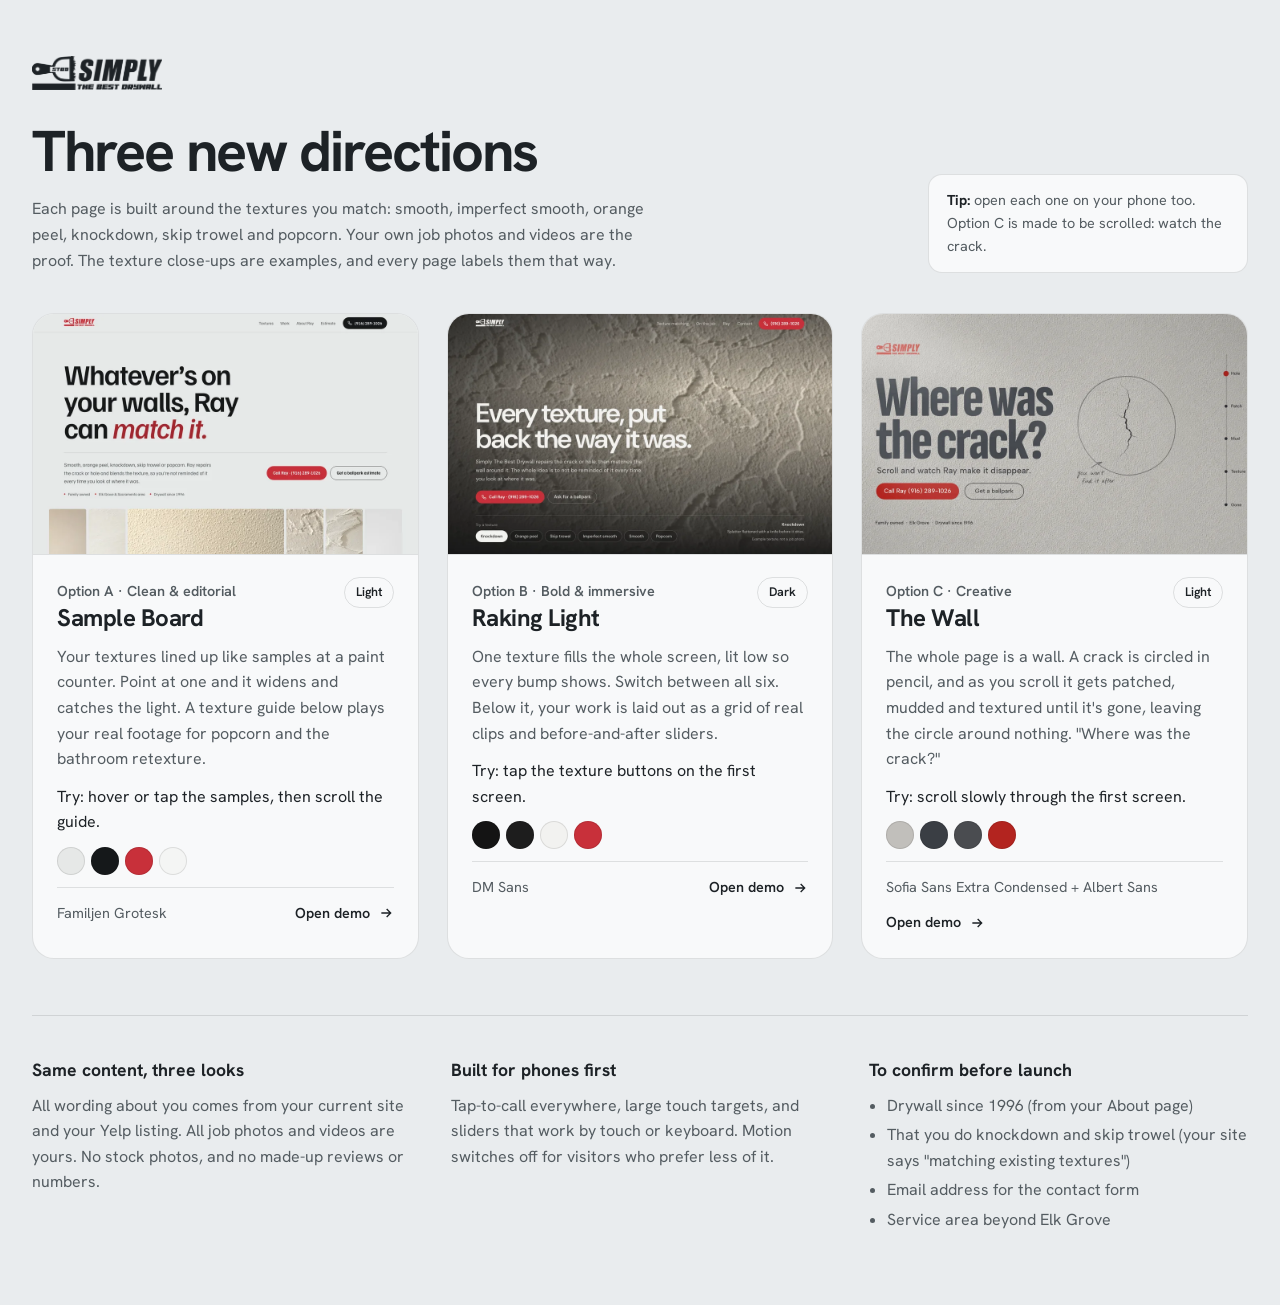
<file: preview/index.html>
<!doctype html>
<html lang="en">
<head>
<meta charset="utf-8">
<meta name="viewport" content="width=device-width, initial-scale=1">
<title>Simply The Best Drywall · Three new directions</title>
<meta name="robots" content="noindex">
<link rel="icon" type="image/png" href="assets/img/favicon.png">
<link rel="preconnect" href="https://fonts.googleapis.com">
<link rel="preconnect" href="https://fonts.gstatic.com" crossorigin>
<link href="https://fonts.googleapis.com/css2?family=Hanken+Grotesk:wght@400;500;600;700&display=swap" rel="stylesheet">
<link rel="stylesheet" href="assets/base.css?v=7">
<style>
  :root { --bg: #e9ecee; --card: #f8f9fa; --ink: #1d2226; --ink-2: #545c61; --line: rgba(29,34,38,.12); --focus: #1d2226; }
  body { background: var(--bg); color: var(--ink); font: 400 1rem/1.6 "Hanken Grotesk", system-ui, sans-serif; }
  .wrap { width: min(1240px, 100% - 32px); margin-inline: auto; }
  @media (min-width: 720px) { .wrap { width: min(1240px, 100% - 64px); } }
  header { padding: 56px 0 40px; display: grid; gap: 24px; }
  @media (min-width: 900px) { header { grid-template-columns: 1fr auto; align-items: end; } }
  header .logo { --logo-h: 34px; color: var(--ink); }
  h1 { font-size: clamp(2.2rem, 5vw, 3.6rem); line-height: 1.02; letter-spacing: -.035em; margin: 24px 0 0; font-weight: 700; max-width: 16ch; }
  header p { color: var(--ink-2); max-width: 40em; margin: 16px 0 0; }
  .note { font-size: .9rem; color: var(--ink-2); padding: 14px 18px; border: 1px solid var(--line); border-radius: 14px; background: var(--card); max-width: 320px; }
  .note b { color: var(--ink); }
  .grid { display: grid; gap: 28px; padding-bottom: 40px; }
  @media (min-width: 1000px) { .grid { grid-template-columns: repeat(3, 1fr); } }
  .opt { background: var(--card); border: 1px solid var(--line); border-radius: 22px; overflow: hidden; display: flex; flex-direction: column; text-decoration: none; transition: transform .35s cubic-bezier(.2,.7,.2,1), box-shadow .35s; }
  .opt:hover { transform: translateY(-4px); box-shadow: 0 30px 60px -36px rgba(29,34,38,.4); }
  .opt:active { transform: translateY(-1px) scale(.995); }
  .opt img { width: 100%; aspect-ratio: 16 / 10; object-fit: cover; object-position: top; border-bottom: 1px solid var(--line); }
  .opt-body { padding: 22px 24px 24px; display: grid; gap: 12px; flex: 1; align-content: start; }
  .opt-top { display: flex; justify-content: space-between; align-items: baseline; gap: 16px; }
  .opt h2 { margin: 0; font-size: 1.5rem; letter-spacing: -.02em; line-height: 1.1; }
  .opt h2 small { display: block; font-size: .9rem; font-weight: 600; letter-spacing: 0; color: var(--ink-2); margin-bottom: 6px; }
  .pill { font-size: .78rem; font-weight: 600; padding: 5px 11px; border-radius: 999px; border: 1px solid var(--line); white-space: nowrap; }
  .opt p { margin: 0; color: var(--ink-2); }
  .opt .try { color: var(--ink); }
  .swatches { display: flex; gap: 6px; }
  .swatches i { width: 28px; height: 28px; border-radius: 50%; box-shadow: inset 0 0 0 1px rgba(0,0,0,.1); }
  .meta { display: flex; flex-wrap: wrap; justify-content: space-between; align-items: center; gap: 12px; margin-top: auto; padding-top: 14px; border-top: 1px solid var(--line); font-size: .9rem; color: var(--ink-2); }
  .meta span:last-child { font-weight: 600; color: var(--ink); display: inline-flex; gap: 8px; align-items: center; }
  .meta svg { width: 16px; height: 16px; }
  .shared { display: grid; gap: 24px; padding: 40px 0 72px; border-top: 1px solid var(--line); margin-top: 16px; }
  @media (min-width: 900px) { .shared { grid-template-columns: repeat(3, 1fr); gap: 40px; } }
  .shared h3 { margin: 0 0 8px; font-size: 1.1rem; }
  .shared p, .shared li { color: var(--ink-2); margin: 0; }
  .shared ul { margin: 0; padding-left: 18px; display: grid; gap: 4px; }
</style>
</head>
<body>
<main class="wrap">
  <header>
    <div>
      <span class="logo" role="img" aria-label="Simply The Best Drywall"></span>
      <h1>Three new directions</h1>
      <p>Each page is built around the textures you match: smooth, imperfect smooth, orange peel, knockdown, skip trowel and popcorn. Your own job photos and videos are the proof. The texture close-ups are examples, and every page labels them that way.</p>
    </div>
    <p class="note"><b>Tip:</b> open each one on your phone too. Option C is made to be scrolled: watch the crack.</p>
  </header>

  <div class="grid">
    <a class="opt" href="round-2/a-sample-board/">
      <img src="assets/thumbs/r2-a-sample-board.webp" alt="Option A preview: light grey page, large headline, and six tall texture samples across the screen" width="960" height="600">
      <div class="opt-body">
        <div class="opt-top"><h2><small>Option A · Clean &amp; editorial</small>Sample Board</h2><span class="pill">Light</span></div>
        <p>Your textures lined up like samples at a paint counter. Point at one and it widens and catches the light. A texture guide below plays your real footage for popcorn and the bathroom retexture.</p>
        <p class="try">Try: hover or tap the samples, then scroll the guide.</p>
        <div class="swatches" aria-hidden="true"><i style="background:#e6e8e7"></i><i style="background:#15181a"></i><i style="background:#c8303a"></i><i style="background:#f4f5f4"></i></div>
        <div class="meta"><span>Familjen Grotesk</span><span>Open demo <svg viewBox="0 0 24 24" fill="none" stroke="currentColor" stroke-width="2"><path d="M5 12h14M13 6l6 6-6 6"/></svg></span></div>
      </div>
    </a>
    <a class="opt" href="round-2/b-raking-light/">
      <img src="assets/thumbs/r2-b-raking-light.webp" alt="Option B preview: dark page with a knockdown texture filling the screen and a row of texture buttons" width="960" height="600">
      <div class="opt-body">
        <div class="opt-top"><h2><small>Option B · Bold &amp; immersive</small>Raking Light</h2><span class="pill">Dark</span></div>
        <p>One texture fills the whole screen, lit low so every bump shows. Switch between all six. Below it, your work is laid out as a grid of real clips and before-and-after sliders.</p>
        <p class="try">Try: tap the texture buttons on the first screen.</p>
        <div class="swatches" aria-hidden="true"><i style="background:#141414"></i><i style="background:#1d1d1d"></i><i style="background:#f2f2f0"></i><i style="background:#c8303a"></i></div>
        <div class="meta"><span>DM Sans</span><span>Open demo <svg viewBox="0 0 24 24" fill="none" stroke="currentColor" stroke-width="2"><path d="M5 12h14M13 6l6 6-6 6"/></svg></span></div>
      </div>
    </a>
    <a class="opt" href="round-2/c-the-wall/">
      <img src="assets/thumbs/r2-c-the-wall.webp" alt="Option C preview: a textured wall with the headline Where was the crack? and a crack circled in pencil" width="960" height="600">
      <div class="opt-body">
        <div class="opt-top"><h2><small>Option C · Creative</small>The Wall</h2><span class="pill">Light</span></div>
        <p>The whole page is a wall. A crack is circled in pencil, and as you scroll it gets patched, mudded and textured until it's gone, leaving the circle around nothing. "Where was the crack?"</p>
        <p class="try">Try: scroll slowly through the first screen.</p>
        <div class="swatches" aria-hidden="true"><i style="background:#c1bfbb"></i><i style="background:#3a3e44"></i><i style="background:#4a4c50"></i><i style="background:#b3241f"></i></div>
        <div class="meta"><span>Sofia Sans Extra Condensed + Albert Sans</span><span>Open demo <svg viewBox="0 0 24 24" fill="none" stroke="currentColor" stroke-width="2"><path d="M5 12h14M13 6l6 6-6 6"/></svg></span></div>
      </div>
    </a>
  </div>

  <section class="shared">
    <div><h3>Same content, three looks</h3><p>All wording about you comes from your current site and your Yelp listing. All job photos and videos are yours. No stock photos, and no made-up reviews or numbers.</p></div>
    <div><h3>Built for phones first</h3><p>Tap-to-call everywhere, large touch targets, and sliders that work by touch or keyboard. Motion switches off for visitors who prefer less of it.</p></div>
    <div><h3>To confirm before launch</h3><ul><li>Drywall since 1996 (from your About page)</li><li>That you do knockdown and skip trowel (your site says "matching existing textures")</li><li>Email address for the contact form</li><li>Service area beyond Elk Grove</li></ul></div>
  </section>
</main>
</body>
</html>
</file>
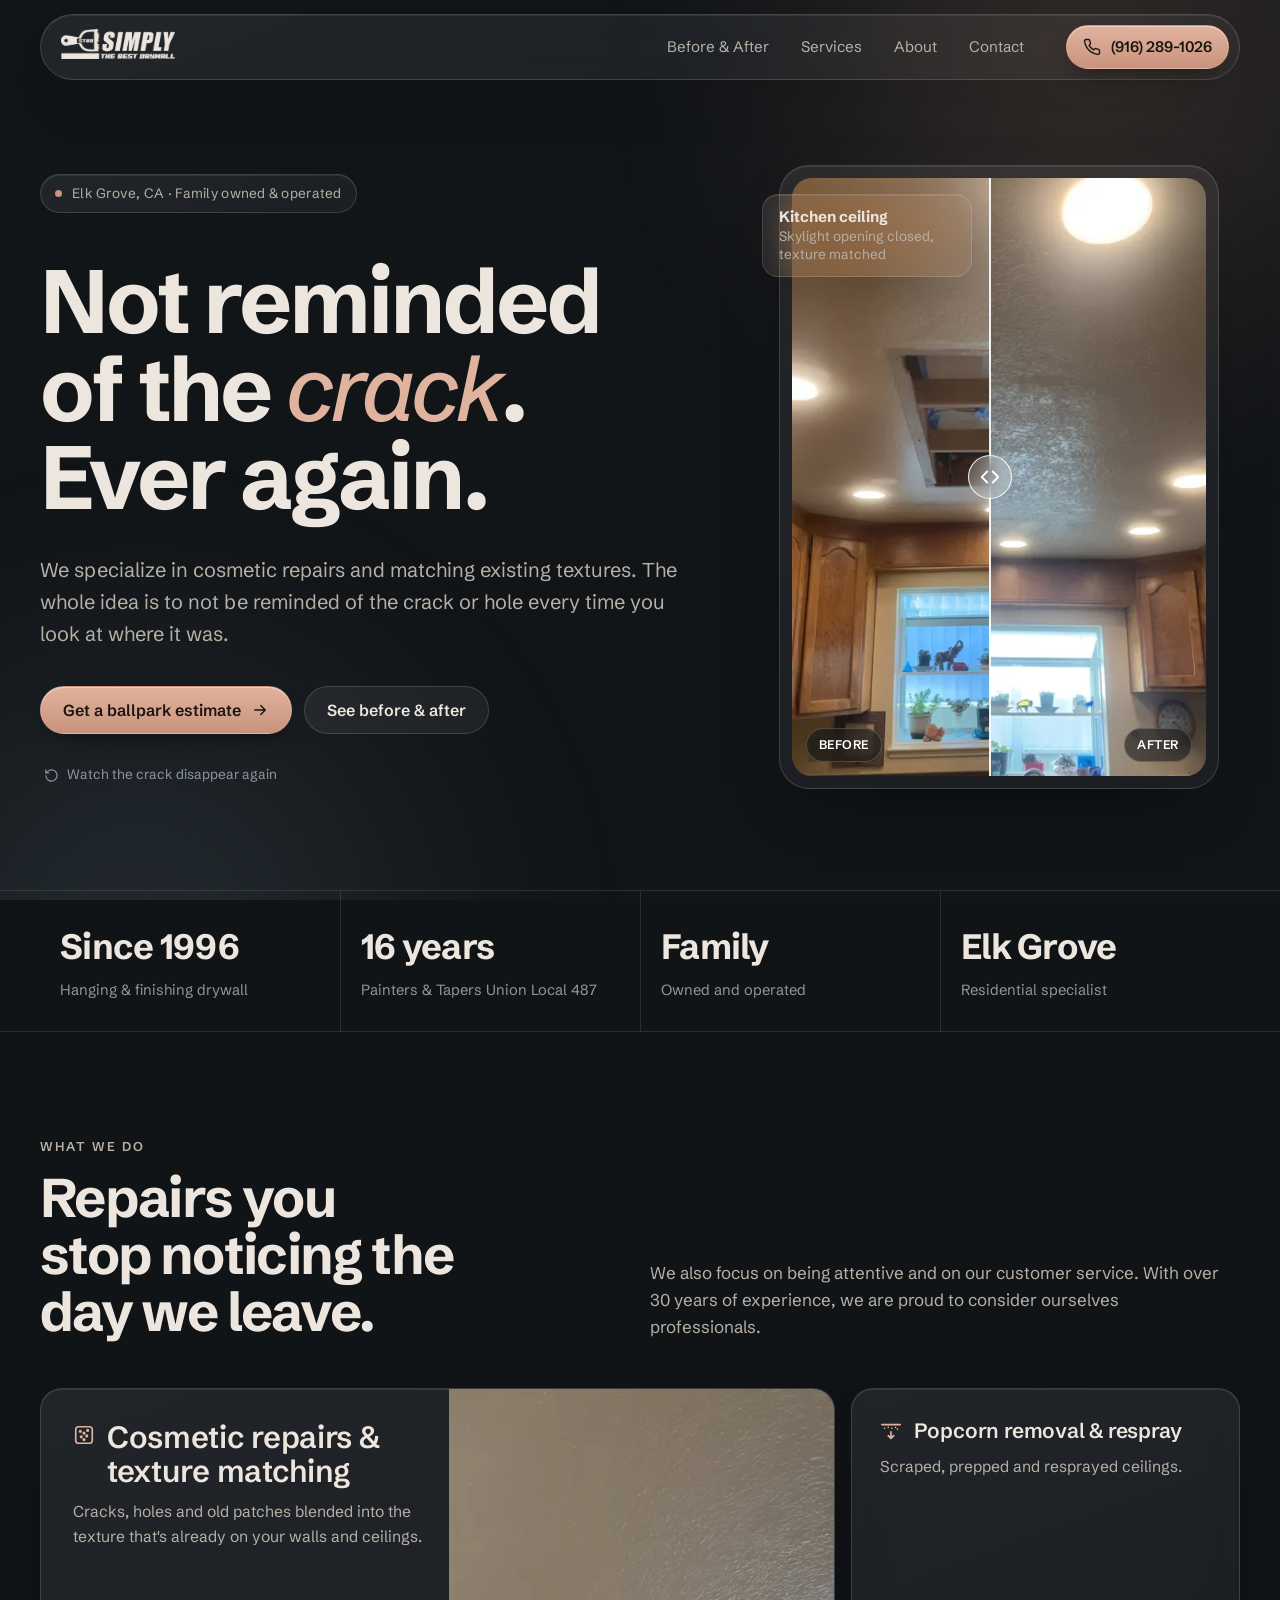
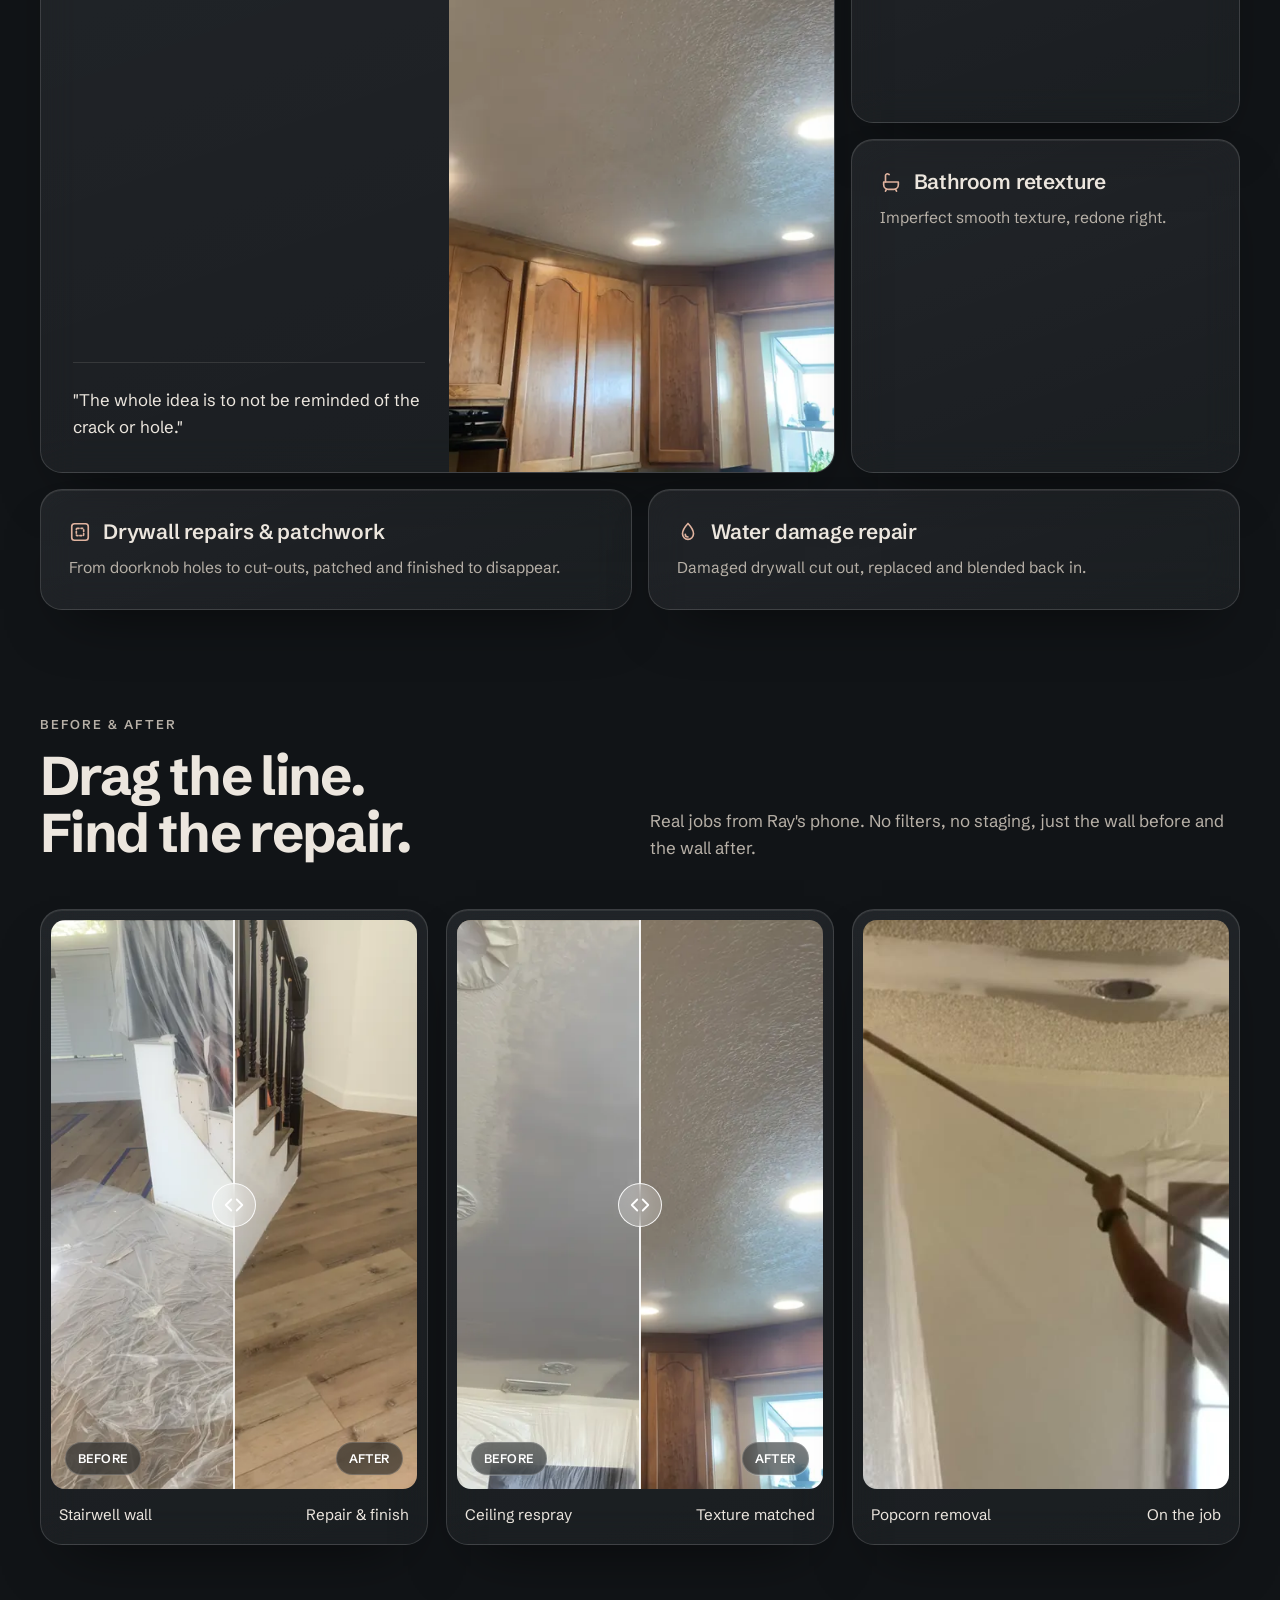
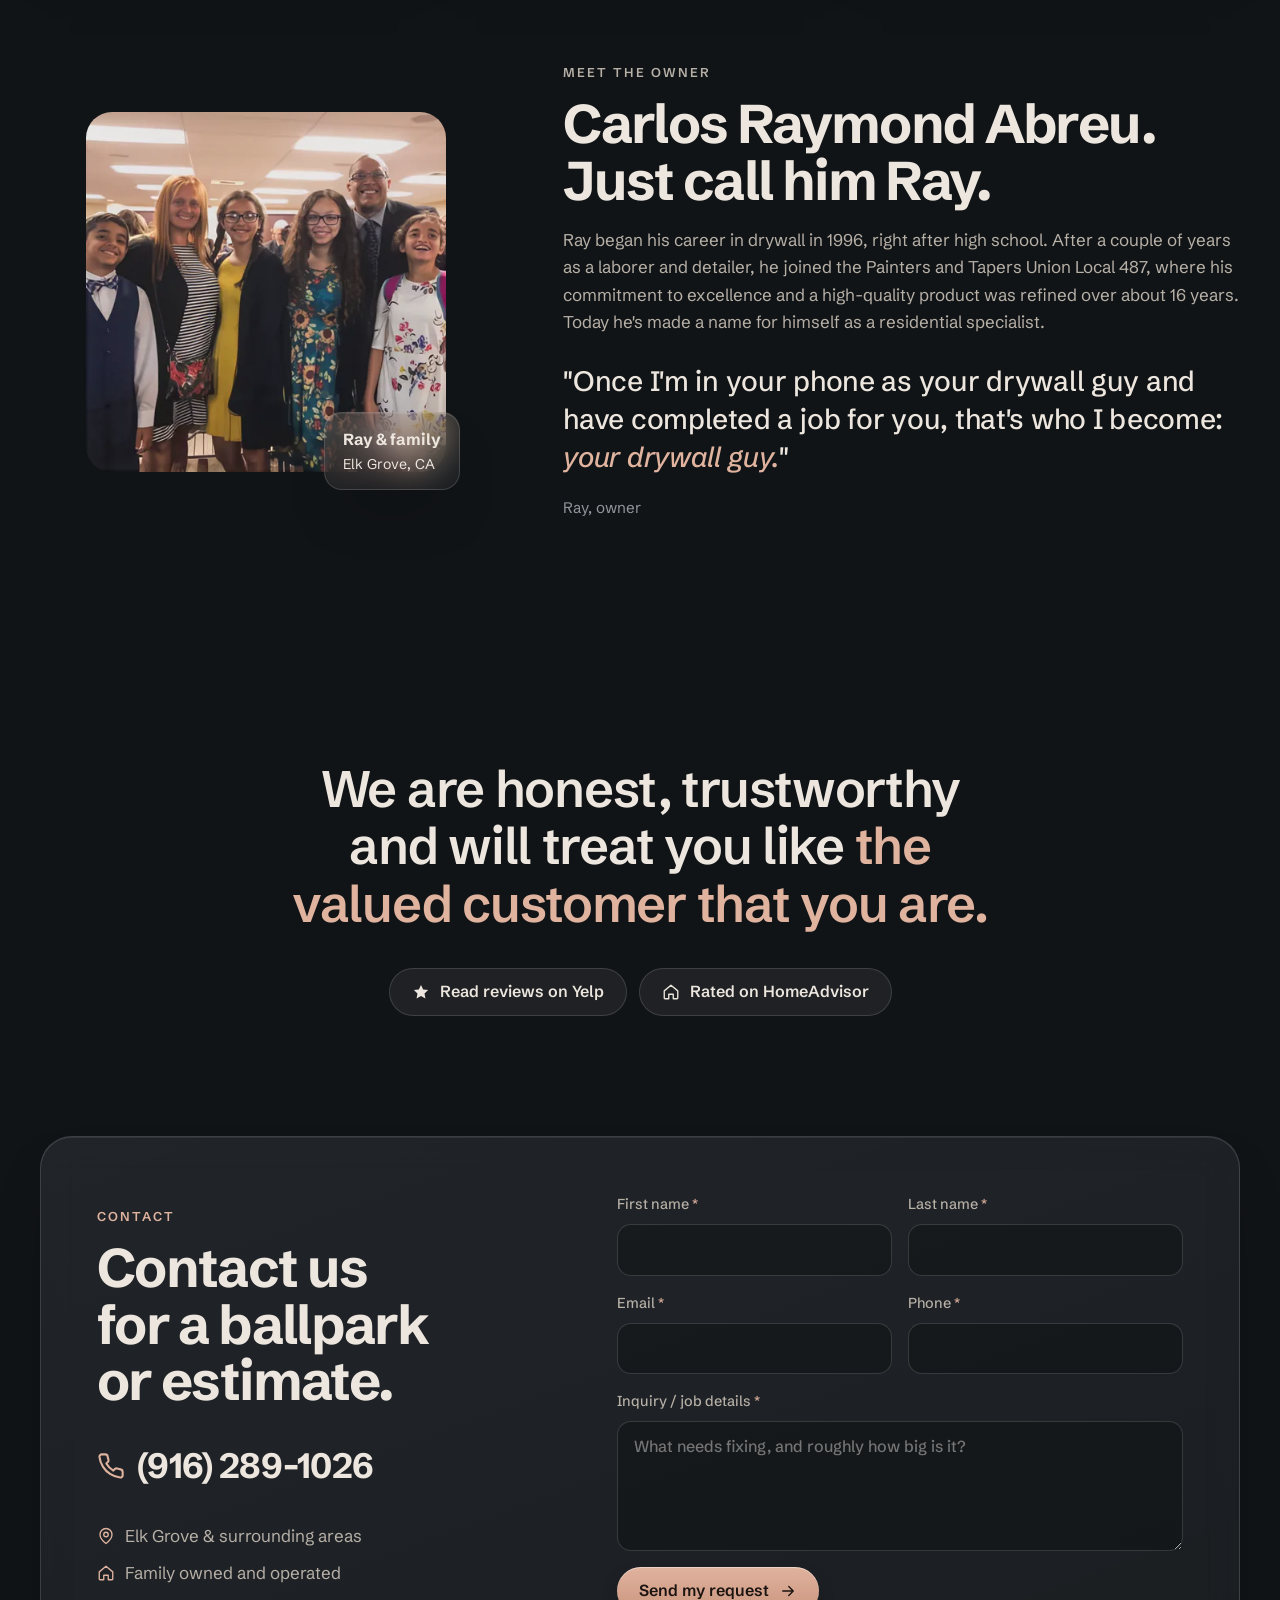
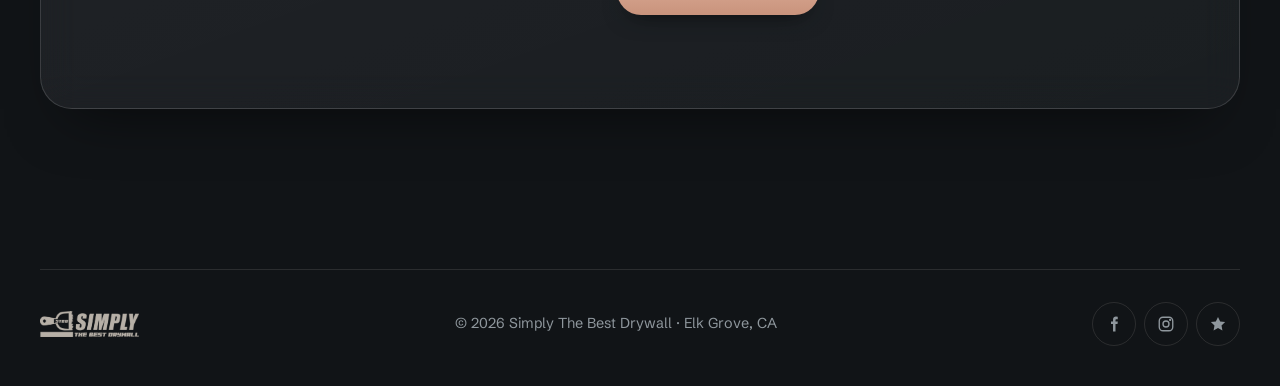
<file: all/options/1-graphite/index.html>
<!doctype html>
<html lang="en">
<head>
<meta charset="utf-8">
<meta name="robots" content="noindex">
<meta name="viewport" content="width=device-width, initial-scale=1">
<title>Simply The Best Drywall · Elk Grove drywall repair</title>
<meta name="description" content="Family owned drywall repair in Elk Grove. Cosmetic repairs and texture matching so you're never reminded of the crack or hole again.">
<link rel="icon" type="image/png" href="../../assets/img/favicon.png">
<link rel="preconnect" href="https://fonts.googleapis.com">
<link rel="preconnect" href="https://fonts.gstatic.com" crossorigin>
<link href="https://fonts.googleapis.com/css2?family=Schibsted+Grotesk:ital,wght@0,400;0,500;0,600;0,700;0,800;1,500&display=swap" rel="stylesheet">
<link rel="stylesheet" href="../../assets/base.css?v=3">
<style>
  :root {
    --bg: #111417;
    --bg-2: #171b1f;
    --ink: #ece6de;
    --ink-2: #b7b0a7;
    --muted: #8f979d;
    --clay: #c9937c;
    --clay-2: #e0b39f;
    --slate: #6f8797;
    --line: rgba(236, 230, 222, .12);
    --glass: rgba(255, 255, 255, .045);
    --glass-2: rgba(255, 255, 255, .075);
    --glass-edge: rgba(255, 255, 255, .14);
    --focus: var(--clay-2);
    --radius: 22px;
    --skim-crack: var(--bg);
    --skim-lip: rgba(236, 230, 222, .1);
    --skim-handle: #2b3237;
    --skim-sheen: rgba(224, 179, 159, .35);
    --compare-line: rgba(255,255,255,.9);
    --skip-bg: var(--clay); --skip-fg: #111;
    color-scheme: dark;
  }
  body {
    background: var(--bg);
    color: var(--ink);
    font: 400 1.0625rem/1.6 "Schibsted Grotesk", system-ui, sans-serif;
    overflow-x: hidden;
  }

  /* Ambient: two soft glows that drift, plus a plaster grain. */
  .ambient { position: fixed; inset: 0; z-index: -1; pointer-events: none; overflow: hidden; }
  .ambient::before, .ambient::after {
    content: ""; position: absolute; width: 70vmax; height: 70vmax; border-radius: 50%; filter: blur(90px); opacity: .5;
  }
  .ambient::before { background: radial-gradient(circle, rgba(201,147,124,.42), transparent 62%); top: -30vmax; right: -20vmax; animation: drift 34s ease-in-out infinite alternate; }
  .ambient::after { background: radial-gradient(circle, rgba(111,135,151,.45), transparent 62%); bottom: -38vmax; left: -24vmax; animation: drift 42s ease-in-out infinite alternate-reverse; }
  .grain { position: fixed; inset: 0; z-index: -1; pointer-events: none; opacity: .07; mix-blend-mode: overlay;
    background-image: url("data:image/svg+xml,%3Csvg xmlns='http://www.w3.org/2000/svg' width='220' height='220'%3E%3Cfilter id='n'%3E%3CfeTurbulence type='fractalNoise' baseFrequency='.9' numOctaves='3' stitchTiles='stitch'/%3E%3C/filter%3E%3Crect width='100%25' height='100%25' filter='url(%23n)'/%3E%3C/svg%3E"); }
  @keyframes drift { to { translate: -8vmax 10vmax; scale: 1.12; } }

  .wrap { width: min(1200px, 100% - 32px); margin-inline: auto; }
  @media (min-width: 720px) { .wrap { width: min(1200px, 100% - 64px); } }

  .glass {
    background: linear-gradient(160deg, var(--glass-2), var(--glass));
    border: 1px solid var(--glass-edge);
    -webkit-backdrop-filter: blur(18px) saturate(140%);
            backdrop-filter: blur(18px) saturate(140%);
    box-shadow: inset 0 1px 0 rgba(255,255,255,.08), 0 30px 60px -30px rgba(0,0,0,.6);
  }

  /* Nav */
  .nav { position: fixed; top: 14px; left: 0; right: 0; z-index: 50; }
  .nav-bar { display: flex; align-items: center; gap: 20px; padding: 10px 10px 10px 20px; border-radius: 999px; }
  .nav-bar .logo { --logo-h: 30px; color: var(--ink); flex: none; }
  .nav-links { display: none; gap: 4px; margin-left: auto; list-style: none; padding: 0; margin-block: 0; }
  .nav-links a { display: block; padding: 10px 14px; border-radius: 999px; text-decoration: none; font-size: .95rem; color: var(--ink-2); transition: color .2s, background .2s; }
  .nav-links a:hover { color: var(--ink); background: rgba(255,255,255,.06); }
  .nav-call { margin-left: auto; }
  @media (min-width: 900px) { .nav-links { display: flex; } .nav-call { margin-left: 8px; } }

  .btn {
    display: inline-flex; align-items: center; gap: 10px; min-height: 48px; padding: 0 22px; border-radius: 999px;
    font-weight: 600; font-size: 1rem; text-decoration: none; border: 1px solid transparent; white-space: nowrap;
    transition: transform .25s cubic-bezier(.2,.7,.2,1), background .25s, box-shadow .25s, border-color .25s;
  }
  .btn svg { width: 18px; height: 18px; flex: none; }
  .btn-clay { background: linear-gradient(180deg, var(--clay-2), var(--clay)); color: #1a1310; box-shadow: 0 10px 24px -12px rgba(0,0,0,.7), inset 0 1px 0 rgba(255,255,255,.4); }
  .btn-clay:hover { transform: translateY(-2px); box-shadow: 0 16px 30px -14px rgba(0,0,0,.75), inset 0 1px 0 rgba(255,255,255,.4); }
  .btn-glass { background: rgba(255,255,255,.06); border-color: var(--glass-edge); color: var(--ink); }
  .btn-glass:hover { background: rgba(255,255,255,.1); transform: translateY(-2px); }
  .nav-call.btn { min-height: 44px; padding: 0 16px; font-size: .95rem; }
  .nav-call span { display: none; }
  @media (min-width: 520px) { .nav-call span { display: inline; } }

  /* Hero */
  .hero { padding: 128px 0 72px; }
  .hero-grid { display: grid; gap: 48px; align-items: center; }
  @media (min-width: 980px) { .hero { padding: 160px 0 96px; } .hero-grid { grid-template-columns: 1.15fr .85fr; gap: 64px; } }
  .eyebrow { display: inline-flex; align-items: center; gap: 10px; padding: 8px 14px; border-radius: 999px; font-size: .85rem; letter-spacing: .02em; color: var(--ink-2); }
  .eyebrow i { width: 7px; height: 7px; border-radius: 50%; background: var(--clay); }
  h1 { font-weight: 700; font-size: clamp(2.75rem, 7.4vw, 5.6rem); line-height: .98; letter-spacing: -.035em; margin: 24px 0 0; text-wrap: balance; }
  h1 .soft { color: var(--clay-2); font-style: italic; font-weight: 500; }
  .headline { --skim-knife-h: 120%; --skim-w: 3.2px; padding-block: 6px; }
  .lede { font-size: clamp(1.1rem, 1.6vw, 1.25rem); color: var(--ink-2); max-width: 36em; margin: 28px 0 0; }
  .hero-cta { display: flex; flex-wrap: wrap; gap: 12px; margin-top: 36px; }
  .replay { display: inline-flex; align-items: center; gap: 8px; margin-top: 22px; padding: 8px 4px; background: none; border: 0; color: var(--muted); font-size: .85rem; }
  .replay:hover { color: var(--ink); }
  .replay svg { width: 15px; height: 15px; }

  .hero-card { position: relative; padding: 12px; border-radius: 30px; max-width: 440px; justify-self: center; width: 100%; }
  .hero-card .compare { border-radius: 20px; aspect-ratio: 9 / 13; }
  .tag { padding: 6px 12px; border-radius: 999px; font-size: .78rem; font-weight: 600; letter-spacing: .04em; text-transform: uppercase; background: rgba(17,20,23,.55); color: #fff; -webkit-backdrop-filter: blur(10px); backdrop-filter: blur(10px); border: 1px solid rgba(255,255,255,.18); }
  .float-chip { position: absolute; left: -18px; top: 28px; padding: 12px 16px; border-radius: 16px; font-size: .85rem; line-height: 1.35; max-width: 210px; z-index: 4; }
  .float-chip strong { display: block; font-size: .95rem; color: var(--ink); }
  .float-chip span { color: var(--ink-2); }
  @media (max-width: 520px) { .float-chip { left: 8px; top: -20px; } }

  /* Proof strip */
  .proof { border-block: 1px solid var(--line); }
  .proof-grid { display: grid; grid-template-columns: repeat(2, 1fr); }
  @media (min-width: 900px) { .proof-grid { grid-template-columns: repeat(4, 1fr); } }
  .proof-item { padding: 28px 20px; border-left: 1px solid var(--line); }
  .proof-item:nth-child(odd) { border-left: 0; }
  @media (min-width: 900px) { .proof-item:nth-child(odd) { border-left: 1px solid var(--line); } .proof-item:first-child { border-left: 0; } }
  @media (max-width: 899px) { .proof-item:nth-child(n+3) { border-top: 1px solid var(--line); } }
  .proof-item b { display: block; font-size: clamp(1.6rem, 3vw, 2.2rem); letter-spacing: -.02em; font-weight: 700; }
  .proof-item span { color: var(--muted); font-size: .92rem; }

  section { scroll-margin-top: 90px; }
  .section { padding: 104px 0; }
  .kicker { font-size: .8rem; font-weight: 600; letter-spacing: .16em; text-transform: uppercase; color: var(--clay-2); }
  h2 { font-size: clamp(2rem, 4.4vw, 3.4rem); line-height: 1.04; letter-spacing: -.03em; margin: 14px 0 0; font-weight: 700; text-wrap: balance; }
  .section-head { display: grid; gap: 20px; margin-bottom: 48px; }
  @media (min-width: 900px) { .section-head { grid-template-columns: 1fr 1fr; align-items: end; } }
  .section-head p { color: var(--ink-2); margin: 0; max-width: 34em; }

  /* Services bento */
  .bento { display: grid; gap: 16px; grid-template-columns: 1fr; }
  @media (min-width: 760px) { .bento { grid-template-columns: repeat(6, 1fr); } }
  .card { border-radius: var(--radius); padding: 28px; position: relative; overflow: hidden; transition: transform .35s cubic-bezier(.2,.7,.2,1), border-color .35s; }
  .card:hover { transform: translateY(-4px); border-color: rgba(224,179,159,.35); }
  .card h3 { display: flex; align-items: flex-start; gap: 12px; font-size: 1.3rem; line-height: 1.3; letter-spacing: -.01em; margin: 0 0 10px; font-weight: 600; }
  .card h3 svg { width: 22px; height: 22px; flex: none; margin-top: 3px; color: var(--clay-2); }
  .card p { margin: 0; color: var(--ink-2); font-size: .98rem; }
  @media (min-width: 760px) {
    .card--feature { grid-column: span 4; grid-row: span 2; display: grid; grid-template-columns: 1fr 1fr; gap: 24px; padding: 0; }
    .card--feature .card-body { padding: 32px 0 32px 32px; display: flex; flex-direction: column; }
    .card--small { grid-column: span 2; }
    .card--wide { grid-column: span 3; }
  }
  .card--feature img { width: 100%; height: 100%; min-height: 280px; object-fit: cover; }
  .card--feature h3 { font-size: clamp(1.5rem, 2.4vw, 2rem); line-height: 1.1; }
  .card--feature .quote { margin-top: auto; padding-top: 24px; color: var(--ink); font-size: 1.05rem; border-top: 1px solid var(--line); }
  @media (max-width: 759px) { .card--feature { padding: 0; } .card--feature .card-body { padding: 28px; } .card--feature img { max-height: 320px; } }

  /* Work */
  .work { display: grid; gap: 18px; }
  @media (min-width: 900px) { .work { grid-template-columns: repeat(3, 1fr); } }
  .work-item { border-radius: var(--radius); padding: 10px; }
  .work-item .compare, .work-item video { border-radius: 14px; aspect-ratio: 9 / 14; width: 100%; object-fit: cover; }
  .work-item figcaption, .work-cap { padding: 14px 8px 6px; display: flex; justify-content: space-between; gap: 12px; font-size: .95rem; }
  .work-cap span { color: var(--muted); }

  /* Ray */
  .ray { display: grid; gap: 40px; align-items: center; }
  @media (min-width: 900px) { .ray { grid-template-columns: .8fr 1.2fr; gap: 72px; } }
  .ray-photo { position: relative; justify-self: center; width: min(360px, 100%); }
  .ray-photo img { border-radius: 26px; width: 100%; aspect-ratio: 1; object-fit: cover; filter: saturate(.85) contrast(1.02); }
  .ray-photo .glass { position: absolute; right: -14px; bottom: -18px; padding: 14px 18px; border-radius: 18px; font-size: .88rem; }
  .ray-photo .glass b { display: block; font-size: 1rem; }
  .ray blockquote { margin: 28px 0 0; font-size: clamp(1.3rem, 2.4vw, 1.75rem); line-height: 1.35; letter-spacing: -.01em; font-weight: 500; }
  .ray blockquote em { color: var(--clay-2); }
  .ray p { color: var(--ink-2); }
  .ray .sig { margin-top: 20px; color: var(--muted); font-size: .95rem; }

  /* Promise */
  .promise { text-align: center; padding: 120px 0; position: relative; }
  .promise p { font-size: clamp(1.7rem, 4.2vw, 3.2rem); line-height: 1.12; letter-spacing: -.025em; font-weight: 600; max-width: 22ch; margin: 0 auto; text-wrap: balance; }
  .promise p span { color: var(--clay-2); }
  .reviews { display: flex; justify-content: center; flex-wrap: wrap; gap: 12px; margin-top: 36px; }

  /* Contact */
  .contact { display: grid; gap: 32px; border-radius: 32px; padding: clamp(24px, 5vw, 56px); }
  @media (min-width: 900px) { .contact { grid-template-columns: .9fr 1.1fr; gap: 56px; } }
  .contact-phone { display: inline-flex; align-items: center; gap: 12px; margin-top: 28px; font-size: clamp(1.6rem, 3vw, 2.2rem); font-weight: 700; letter-spacing: -.02em; text-decoration: none; }
  .contact-phone:hover { color: var(--clay-2); }
  .contact-phone svg { width: 28px; height: 28px; color: var(--clay-2); }
  .contact ul { list-style: none; padding: 0; margin: 28px 0 0; display: grid; gap: 10px; color: var(--ink-2); }
  .contact li { display: flex; gap: 10px; align-items: center; }
  .contact li svg { width: 18px; height: 18px; color: var(--clay-2); flex: none; }
  form { display: grid; gap: 16px; }
  .row { display: grid; gap: 16px; }
  @media (min-width: 560px) { .row { grid-template-columns: 1fr 1fr; } }
  label { display: grid; gap: 8px; font-size: .9rem; font-weight: 500; color: var(--ink-2); }
  label abbr { color: var(--clay-2); text-decoration: none; }
  input, textarea {
    width: 100%; min-height: 50px; padding: 12px 16px; border-radius: 14px; border: 1px solid var(--glass-edge);
    background: rgba(0,0,0,.22); color: var(--ink); font-size: 1rem; transition: border-color .2s, background .2s;
  }
  textarea { min-height: 130px; resize: vertical; }
  input:focus, textarea:focus { outline: none; border-color: var(--clay-2); background: rgba(0,0,0,.32); }
  input:focus-visible, textarea:focus-visible { box-shadow: 0 0 0 3px rgba(224,179,159,.25); }
  form .btn { justify-self: start; border: 0; }
  [data-form-status] { color: var(--clay-2); font-size: .92rem; min-height: 1.4em; margin: 0; }

  footer { padding: 56px 0 40px; color: var(--muted); font-size: .9rem; }
  .foot { display: flex; flex-wrap: wrap; gap: 20px 32px; align-items: center; justify-content: space-between; border-top: 1px solid var(--line); padding-top: 32px; }
  .foot .logo { --logo-h: 26px; color: var(--ink-2); }
  .socials { display: flex; gap: 8px; }
  .socials a { width: 44px; height: 44px; display: grid; place-items: center; border-radius: 50%; border: 1px solid var(--line); transition: border-color .2s, color .2s; }
  .socials a:hover { border-color: var(--clay-2); color: var(--ink); }
  .socials svg { width: 18px; height: 18px; }
</style>
</head>
<body>
<a class="skip" href="#main">Skip to content</a>
<div class="ambient" aria-hidden="true"></div>
<div class="grain" aria-hidden="true"></div>

<svg width="0" height="0" style="position:absolute" aria-hidden="true">
  <symbol id="i-phone" viewBox="0 0 24 24" fill="none" stroke="currentColor" stroke-width="1.8" stroke-linecap="round" stroke-linejoin="round"><path d="M22 16.9v3a2 2 0 0 1-2.2 2 19.8 19.8 0 0 1-8.6-3.1 19.5 19.5 0 0 1-6-6A19.8 19.8 0 0 1 2.1 4.2 2 2 0 0 1 4.1 2h3a2 2 0 0 1 2 1.7c.1 1 .4 1.9.7 2.8a2 2 0 0 1-.5 2.1L8 9.9a16 16 0 0 0 6 6l1.3-1.3a2 2 0 0 1 2.1-.4c.9.3 1.8.6 2.8.7a2 2 0 0 1 1.7 2z"/></symbol>
  <symbol id="i-arrow" viewBox="0 0 24 24" fill="none" stroke="currentColor" stroke-width="1.8" stroke-linecap="round" stroke-linejoin="round"><path d="M5 12h14M13 6l6 6-6 6"/></symbol>
  <symbol id="i-replay" viewBox="0 0 24 24" fill="none" stroke="currentColor" stroke-width="1.8" stroke-linecap="round" stroke-linejoin="round"><path d="M3 12a9 9 0 1 0 3-6.7L3 8"/><path d="M3 3v5h5"/></symbol>
  <symbol id="i-texture" viewBox="0 0 24 24" fill="none" stroke="currentColor" stroke-width="1.8" stroke-linecap="round"><rect x="3" y="3" width="18" height="18" rx="3"/><circle cx="8" cy="8" r=".8" fill="currentColor"/><circle cx="12" cy="10" r=".8" fill="currentColor"/><circle cx="16" cy="7" r=".8" fill="currentColor"/><circle cx="9" cy="14" r=".8" fill="currentColor"/><circle cx="15" cy="13" r=".8" fill="currentColor"/><circle cx="12" cy="17" r=".8" fill="currentColor"/></symbol>
  <symbol id="i-ceiling" viewBox="0 0 24 24" fill="none" stroke="currentColor" stroke-width="1.8" stroke-linecap="round" stroke-linejoin="round"><path d="M2 5h20"/><path d="M5 9h.01M9 8h.01M13 9h.01M17 8h.01M19 10h.01"/><path d="M12 13v7M9 17l3 3 3-3"/></symbol>
  <symbol id="i-bath" viewBox="0 0 24 24" fill="none" stroke="currentColor" stroke-width="1.8" stroke-linecap="round" stroke-linejoin="round"><path d="M4 12h16v3a5 5 0 0 1-5 5H9a5 5 0 0 1-5-5z"/><path d="M6 12V5a2 2 0 0 1 3.4-1.4L10 4"/><path d="M7 20l-1 2M17 20l1 2"/></symbol>
  <symbol id="i-drop" viewBox="0 0 24 24" fill="none" stroke="currentColor" stroke-width="1.8" stroke-linecap="round" stroke-linejoin="round"><path d="M12 2.7s6 6.3 6 11.3a6 6 0 0 1-12 0c0-5 6-11.3 6-11.3z"/><path d="M9 14.5a3 3 0 0 0 3 3"/></symbol>
  <symbol id="i-patch" viewBox="0 0 24 24" fill="none" stroke="currentColor" stroke-width="1.8" stroke-linecap="round" stroke-linejoin="round"><rect x="3" y="3" width="18" height="18" rx="3"/><rect x="8" y="8" width="8" height="8" rx="1" stroke-dasharray="2 2"/></symbol>
  <symbol id="i-pin" viewBox="0 0 24 24" fill="none" stroke="currentColor" stroke-width="1.8" stroke-linecap="round" stroke-linejoin="round"><path d="M20 10c0 6-8 12-8 12s-8-6-8-12a8 8 0 0 1 16 0z"/><circle cx="12" cy="10" r="3"/></symbol>
  <symbol id="i-home" viewBox="0 0 24 24" fill="none" stroke="currentColor" stroke-width="1.8" stroke-linecap="round" stroke-linejoin="round"><path d="M3 10.5 12 3l9 7.5V20a1 1 0 0 1-1 1h-5v-6H9v6H4a1 1 0 0 1-1-1z"/></symbol>
  <symbol id="i-fb" viewBox="0 0 24 24" fill="currentColor"><path d="M14 8.5V6.8c0-.8.2-1.3 1.4-1.3H17V2.2A21 21 0 0 0 14.6 2C12.3 2 10.7 3.4 10.7 6v2.5H8V12h2.7v10H14V12h2.7l.4-3.5z"/></symbol>
  <symbol id="i-ig" viewBox="0 0 24 24" fill="none" stroke="currentColor" stroke-width="1.8"><rect x="3" y="3" width="18" height="18" rx="5"/><circle cx="12" cy="12" r="4"/><circle cx="17.5" cy="6.5" r=".6" fill="currentColor"/></symbol>
  <symbol id="i-star" viewBox="0 0 24 24" fill="currentColor"><path d="m12 2.5 2.9 6 6.6.9-4.8 4.6 1.2 6.5L12 17.4l-5.9 3.1 1.2-6.5L2.5 9.4l6.6-.9z"/></symbol>
</svg>

<header class="nav">
  <div class="wrap">
    <nav class="nav-bar glass" aria-label="Main">
      <a href="#top" aria-label="Simply The Best Drywall, home"><span class="logo" role="img" aria-label="Simply The Best Drywall"></span></a>
      <ul class="nav-links">
        <li><a href="#work">Before &amp; After</a></li>
        <li><a href="#services">Services</a></li>
        <li><a href="#about">About</a></li>
        <li><a href="#contact">Contact</a></li>
      </ul>
      <a class="btn btn-clay nav-call" href="tel:+19162891026"><svg><use href="#i-phone"/></svg><span>(916) 289-1026</span><b class="sr-only">Call</b></a>
    </nav>
  </div>
</header>

<main id="main">
  <section class="hero" id="top">
    <div class="wrap hero-grid">
      <div>
        <p class="eyebrow glass" data-reveal><i></i>Elk Grove, CA · Family owned &amp; operated</p>
        <div class="headline" id="skim-hero" data-skim data-skim-delay="700" data-skim-seed="41">
          <h1 data-reveal style="--d:.1s">Not reminded of the <span class="soft">crack</span>. Ever again.</h1>
        </div>
        <p class="lede" data-reveal style="--d:.2s">We specialize in cosmetic repairs and matching existing textures. The whole idea is to not be reminded of the crack or hole every time you look at where it was.</p>
        <div class="hero-cta" data-reveal style="--d:.3s">
          <a class="btn btn-clay" href="#contact">Get a ballpark estimate <svg><use href="#i-arrow"/></svg></a>
          <a class="btn btn-glass" href="#work">See before &amp; after</a>
        </div>
        <button class="replay" type="button" data-skim-replay="#skim-hero"><svg><use href="#i-replay"/></svg>Watch the crack disappear again</button>
      </div>

      <div class="hero-card glass" data-reveal style="--d:.35s">
        <div class="float-chip glass"><strong>Kitchen ceiling</strong><span>Skylight opening closed, texture matched</span></div>
        <figure class="compare" data-compare>
          <img src="../../assets/img/ceiling-after.webp" alt="After: the same kitchen ceiling, patched and textured so no opening is visible" width="450" height="800">
          <div class="compare-before"><img src="../../assets/img/ceiling-before.webp" alt="Before: a large rectangular opening cut into a textured kitchen ceiling" width="450" height="800"></div>
          <input type="range" min="0" max="100" value="50" aria-label="Drag to compare before and after">
          <span class="compare-handle"></span>
          <span class="compare-tag compare-tag--before tag">Before</span>
          <span class="compare-tag compare-tag--after tag">After</span>
        </figure>
      </div>
    </div>
  </section>

  <div class="proof">
    <div class="wrap proof-grid">
      <div class="proof-item" data-reveal><b>Since 1996</b><span>Hanging &amp; finishing drywall</span></div>
      <div class="proof-item" data-reveal style="--d:.08s"><b>16 years</b><span>Painters &amp; Tapers Union Local 487</span></div>
      <div class="proof-item" data-reveal style="--d:.16s"><b>Family</b><span>Owned and operated</span></div>
      <div class="proof-item" data-reveal style="--d:.24s"><b>Elk Grove</b><span>Residential specialist</span></div>
    </div>
  </div>

  <section class="section" id="services">
    <div class="wrap">
      <div class="section-head">
        <div data-reveal><p class="kicker">What we do</p><h2>Repairs you stop noticing the day we leave.</h2></div>
        <p data-reveal style="--d:.1s">We also focus on being attentive and on our customer service. With over 30 years of experience, we are proud to consider ourselves professionals.</p>
      </div>
      <div class="bento">
        <article class="card card--feature glass" data-reveal>
          <div class="card-body">
            <h3><svg aria-hidden="true"><use href="#i-texture"/></svg>Cosmetic repairs &amp; texture matching</h3>
            <p>Cracks, holes and old patches blended into the texture that's already on your walls and ceilings.</p>
            <p class="quote">"The whole idea is to not be reminded of the crack or hole."</p>
          </div>
          <img src="../../assets/img/skim-after.webp" alt="A finished, evenly textured ceiling over kitchen cabinets" loading="lazy" width="450" height="800">
        </article>
        <article class="card card--small glass" data-reveal style="--d:.08s">
          <h3><svg aria-hidden="true"><use href="#i-ceiling"/></svg>Popcorn removal &amp; respray</h3>
          <p>Scraped, prepped and resprayed ceilings.</p>
        </article>
        <article class="card card--small glass" data-reveal style="--d:.16s">
          <h3><svg aria-hidden="true"><use href="#i-bath"/></svg>Bathroom retexture</h3>
          <p>Imperfect smooth texture, redone right.</p>
        </article>
        <article class="card card--wide glass" data-reveal>
          <h3><svg aria-hidden="true"><use href="#i-patch"/></svg>Drywall repairs &amp; patchwork</h3>
          <p>From doorknob holes to cut-outs, patched and finished to disappear.</p>
        </article>
        <article class="card card--wide glass" data-reveal style="--d:.08s">
          <h3><svg aria-hidden="true"><use href="#i-drop"/></svg>Water damage repair</h3>
          <p>Damaged drywall cut out, replaced and blended back in.</p>
        </article>
      </div>
    </div>
  </section>

  <section class="section" id="work" style="padding-top:0">
    <div class="wrap">
      <div class="section-head">
        <div data-reveal><p class="kicker">Before &amp; after</p><h2>Drag the line. Find the repair.</h2></div>
        <p data-reveal style="--d:.1s">Real jobs from Ray's phone. No filters, no staging, just the wall before and the wall after.</p>
      </div>
      <div class="work">
        <figure class="work-item glass" data-reveal style="margin:0">
          <div class="compare" data-compare>
            <img src="../../assets/img/stairs-after.webp" alt="After: a smooth, finished stairwell wall beside new wood floors" loading="lazy" width="450" height="800">
            <div class="compare-before"><img src="../../assets/img/stairs-before.webp" alt="Before: the stairwell wall masked in plastic during repair" loading="lazy" width="450" height="800"></div>
            <input type="range" min="0" max="100" value="50" aria-label="Compare stairwell before and after">
            <span class="compare-handle"></span>
            <span class="compare-tag compare-tag--before tag">Before</span><span class="compare-tag compare-tag--after tag">After</span>
          </div>
          <figcaption>Stairwell wall <span>Repair &amp; finish</span></figcaption>
        </figure>
        <figure class="work-item glass" data-reveal style="--d:.08s;margin:0">
          <div class="compare" data-compare>
            <img src="../../assets/img/skim-after.webp" alt="After: ceiling with an even, matched texture" loading="lazy" width="450" height="800">
            <div class="compare-before"><img src="../../assets/img/skim-before.webp" alt="Before: ceiling patched with smooth grey compound, texture not yet applied" loading="lazy" width="450" height="800"></div>
            <input type="range" min="0" max="100" value="50" aria-label="Compare ceiling texture before and after">
            <span class="compare-handle"></span>
            <span class="compare-tag compare-tag--before tag">Before</span><span class="compare-tag compare-tag--after tag">After</span>
          </div>
          <figcaption>Ceiling respray <span>Texture matched</span></figcaption>
        </figure>
        <figure class="work-item glass" data-reveal style="--d:.16s;margin:0">
          <video src="../../assets/video/popcorn-loop.mp4" poster="../../assets/video/popcorn-poster.jpg" data-loop autoplay muted loop playsinline preload="metadata" aria-label="Ray scraping a popcorn ceiling"></video>
          <figcaption>Popcorn removal <span>On the job</span></figcaption>
        </figure>
      </div>
    </div>
  </section>

  <section class="section" id="about" style="padding-top:0">
    <div class="wrap ray">
      <div class="ray-photo" data-reveal>
        <img src="../../assets/img/ray-family.webp" alt="Ray Abreu with his wife and children" loading="lazy" width="310" height="310">
        <div class="glass"><b>Ray &amp; family</b>Elk Grove, CA</div>
      </div>
      <div data-reveal style="--d:.1s">
        <p class="kicker">Meet the owner</p>
        <h2>Carlos Raymond Abreu. Just call him Ray.</h2>
        <p>Ray began his career in drywall in 1996, right after high school. After a couple of years as a laborer and detailer, he joined the Painters and Tapers Union Local 487, where his commitment to excellence and a high-quality product was refined over about 16 years. Today he's made a name for himself as a residential specialist.</p>
        <blockquote>"Once I'm in your phone as your drywall guy and have completed a job for you, that's who I become: <em>your drywall guy.</em>"</blockquote>
        <p class="sig">Ray, owner</p>
      </div>
    </div>
  </section>

  <section class="promise">
    <div class="wrap">
      <p data-reveal>We are honest, trustworthy and will treat you like <span>the valued customer that you are.</span></p>
      <div class="reviews" data-reveal style="--d:.1s">
        <a class="btn btn-glass" href="http://yelp.com/biz/simply-the-best-drywall-elk-grove" target="_blank" rel="noopener"><svg><use href="#i-star"/></svg>Read reviews on Yelp</a>
        <a class="btn btn-glass" href="http://www.homeadvisor.com/rated.SimplyTheBest.14765959.html" target="_blank" rel="noopener"><svg><use href="#i-home"/></svg>Rated on HomeAdvisor</a>
      </div>
    </div>
  </section>

  <section class="section" id="contact" style="padding-top:0">
    <div class="wrap">
      <div class="contact glass" data-reveal>
        <div>
          <p class="kicker">Contact</p>
          <h2>Contact us for a ballpark or estimate.</h2>
          <a class="contact-phone" href="tel:+19162891026"><svg><use href="#i-phone"/></svg>(916) 289-1026</a>
          <ul>
            <li><svg><use href="#i-pin"/></svg>Elk Grove &amp; surrounding areas</li>
            <li><svg><use href="#i-home"/></svg>Family owned and operated</li>
          </ul>
        </div>
        <form data-demo-form>
          <div class="row">
            <label><span>First name <abbr title="required">*</abbr></span><input name="first" autocomplete="given-name" required></label>
            <label><span>Last name <abbr title="required">*</abbr></span><input name="last" autocomplete="family-name" required></label>
          </div>
          <div class="row">
            <label><span>Email <abbr title="required">*</abbr></span><input type="email" name="email" autocomplete="email" required></label>
            <label><span>Phone <abbr title="required">*</abbr></span><input type="tel" name="phone" autocomplete="tel" required></label>
          </div>
          <label><span>Inquiry / job details <abbr title="required">*</abbr></span><textarea name="details" required placeholder="What needs fixing, and roughly how big is it?"></textarea></label>
          <button class="btn btn-clay" type="submit">Send my request <svg><use href="#i-arrow"/></svg></button>
          <p data-form-status role="status"></p>
        </form>
      </div>
    </div>
  </section>
</main>

<footer>
  <div class="wrap foot">
    <span class="logo" role="img" aria-label="Simply The Best Drywall"></span>
    <span>© 2026 Simply The Best Drywall · Elk Grove, CA</span>
    <div class="socials">
      <a href="https://www.facebook.com/simplythebestdrywall/" target="_blank" rel="noopener" aria-label="Facebook"><svg><use href="#i-fb"/></svg></a>
      <a href="https://www.instagram.com/SIMPLYTHEBESTDRYWALL/" target="_blank" rel="noopener" aria-label="Instagram"><svg><use href="#i-ig"/></svg></a>
      <a href="http://yelp.com/biz/simply-the-best-drywall-elk-grove" target="_blank" rel="noopener" aria-label="Yelp"><svg><use href="#i-star"/></svg></a>
    </div>
  </div>
</footer>

<script src="../../assets/stb.js?v=3"></script>
</body>
</html>
</file>
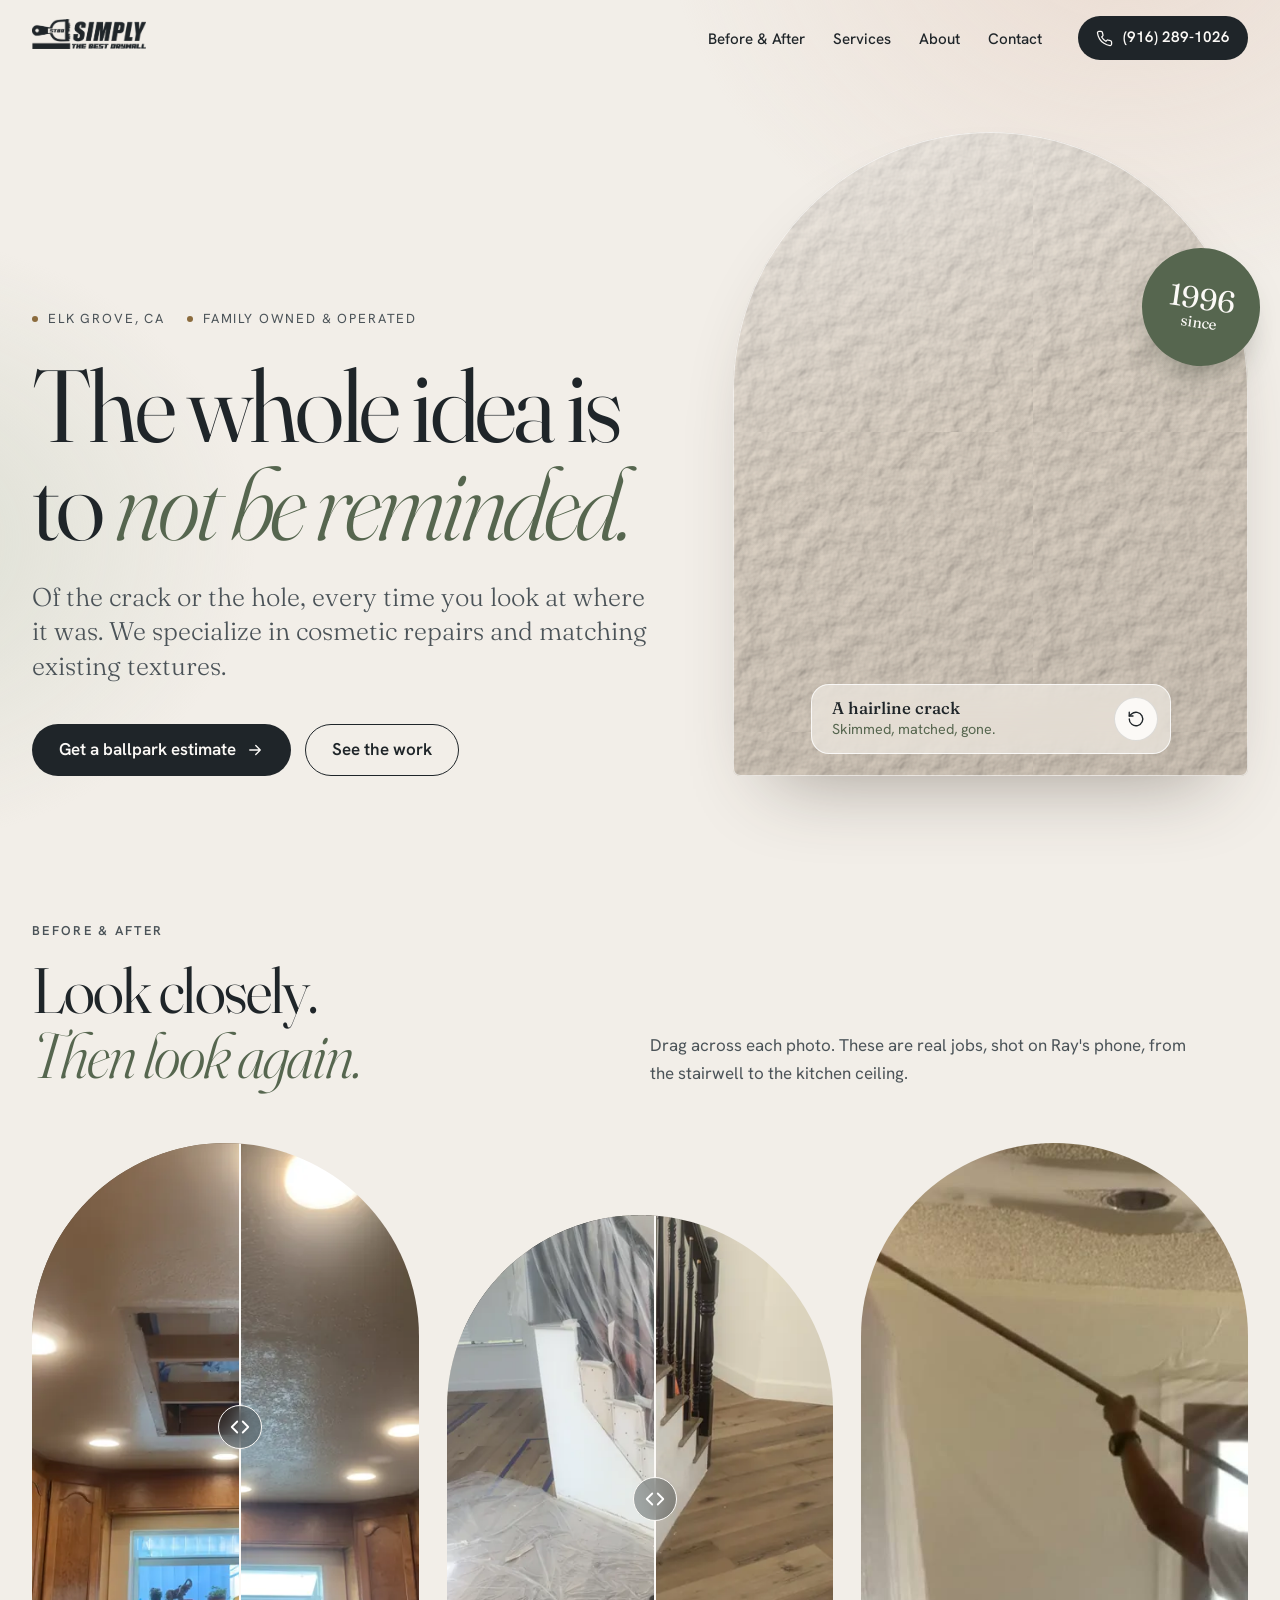
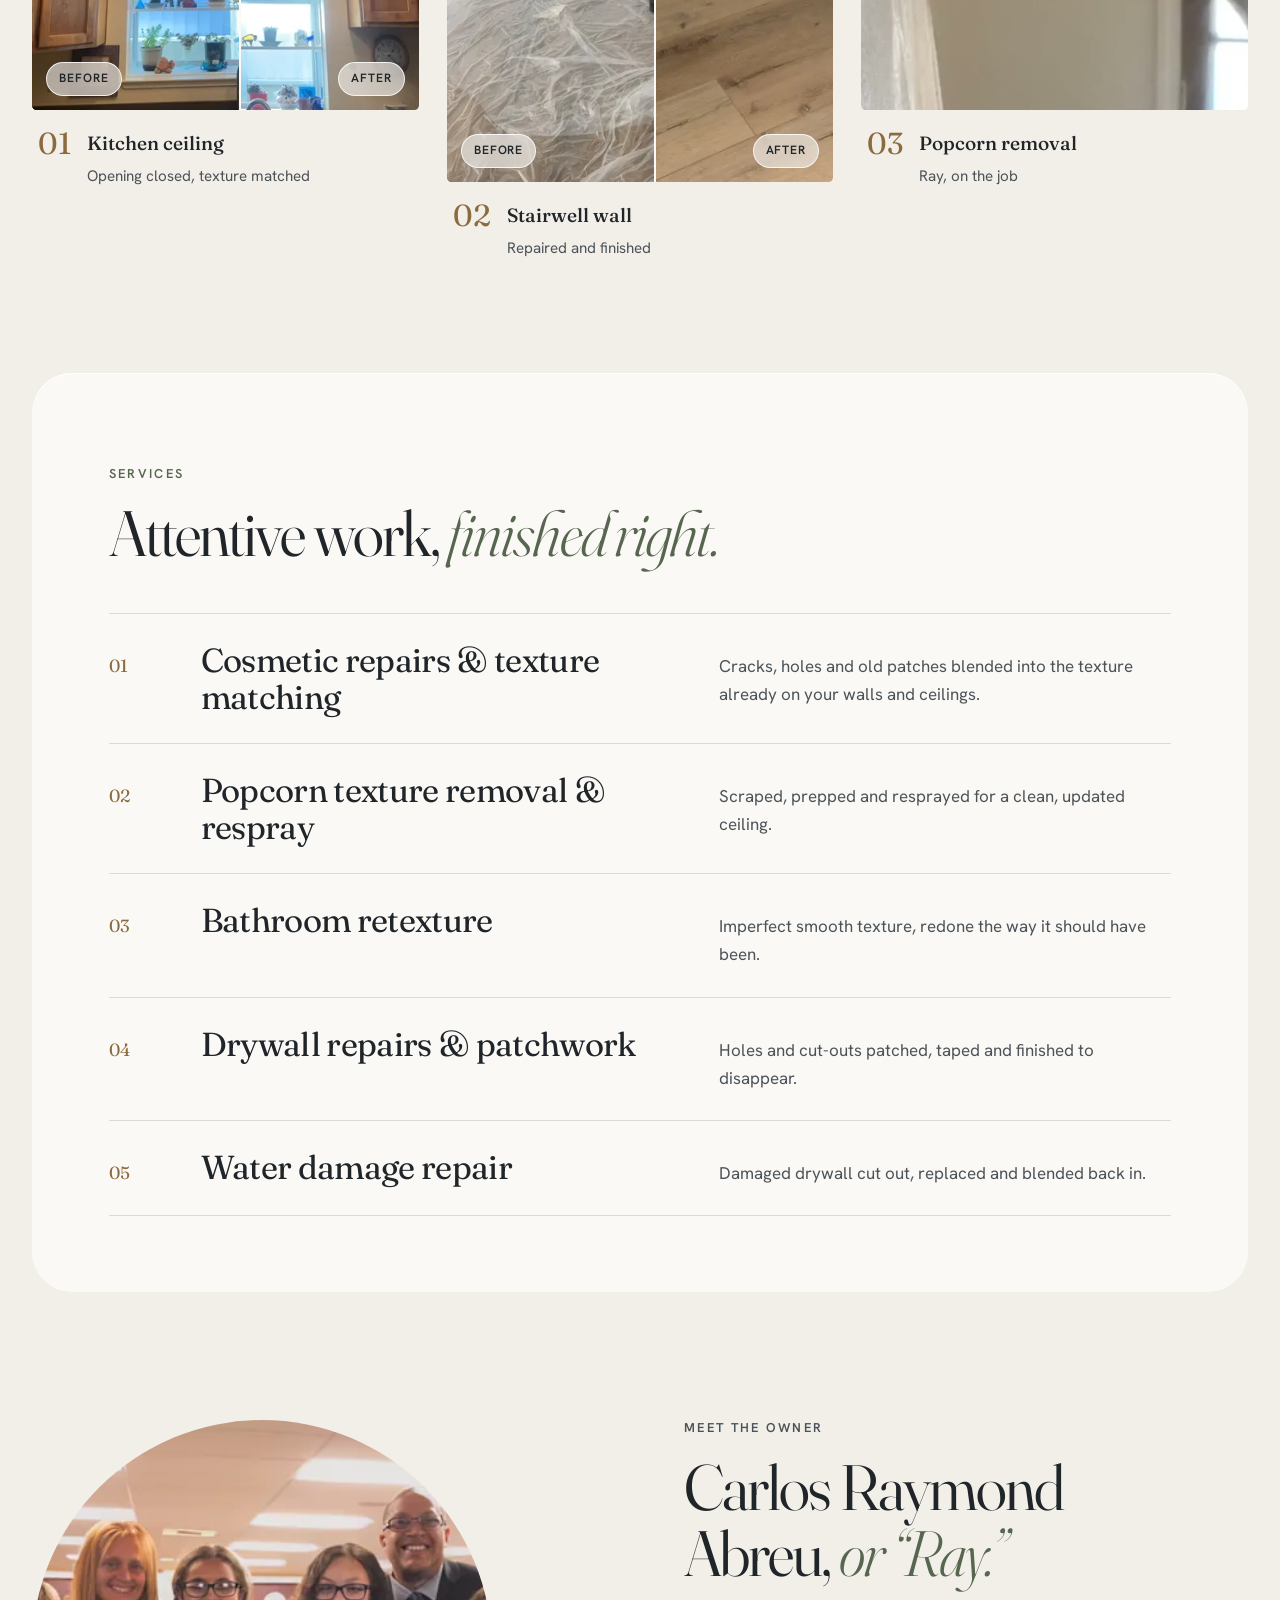
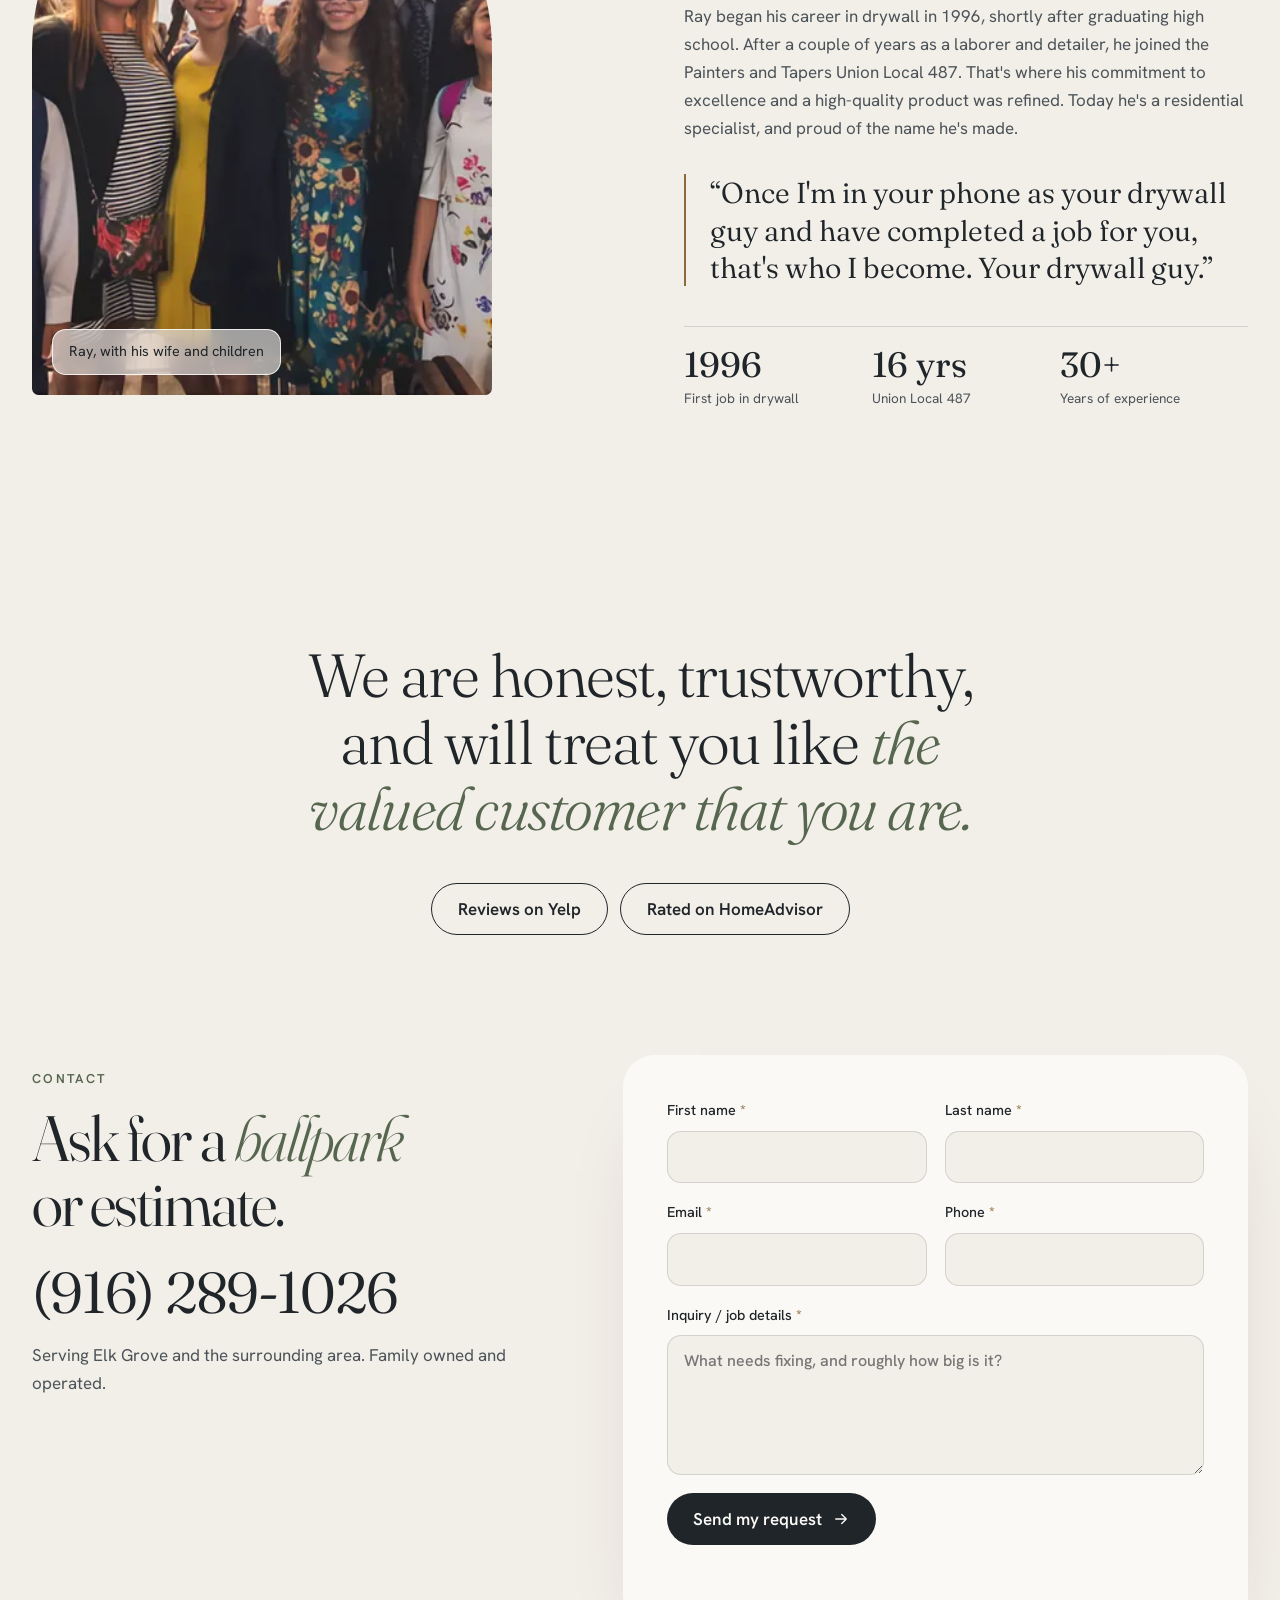
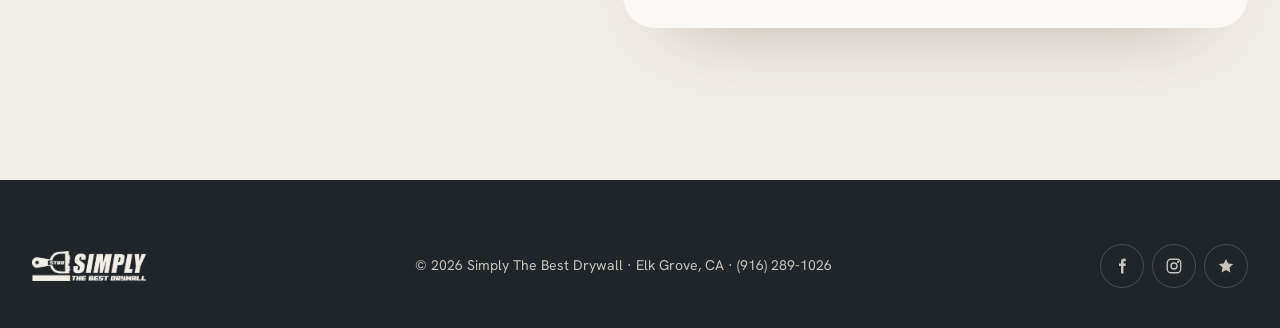
<file: all/options/2-plaster/index.html>
<!doctype html>
<html lang="en">
<head>
<meta charset="utf-8">
<meta name="robots" content="noindex">
<meta name="viewport" content="width=device-width, initial-scale=1">
<title>Simply The Best Drywall · Elk Grove drywall repair</title>
<meta name="description" content="Family owned drywall repair in Elk Grove. Cosmetic repairs and texture matching so you're never reminded of the crack or hole again.">
<link rel="icon" type="image/png" href="../../assets/img/favicon.png">
<link rel="preconnect" href="https://fonts.googleapis.com">
<link rel="preconnect" href="https://fonts.gstatic.com" crossorigin>
<link href="https://fonts.googleapis.com/css2?family=Fraunces:ital,opsz,wght@0,9..144,300..600;1,9..144,300..500&family=Hanken+Grotesk:wght@400;500;600&display=swap" rel="stylesheet">
<link rel="stylesheet" href="../../assets/base.css?v=3">
<style>
  :root {
    --plaster: #f2eee8;
    --paper: #fbf9f6;
    --ink: #1f2529;
    --ink-2: #4b5358;
    --sage: #56664f;
    --sage-soft: #c9d1c1;
    --brass: #8b6b3d;
    --blush: #e7d3c7;
    --line: rgba(31, 37, 41, .14);
    --focus: var(--sage);
    --skim-crack: #5f554c;
    --skim-lip: rgba(255, 255, 255, .85);
    --skim-handle: #1f2529;
    --skim-sheen: rgba(255, 255, 255, .9);
    --skip-bg: var(--ink); --skip-fg: var(--paper);
    --serif: "Fraunces", Georgia, serif;
    color-scheme: light;
  }
  body { background: var(--plaster); color: var(--ink); font: 400 1.0625rem/1.65 "Hanken Grotesk", system-ui, sans-serif; overflow-x: hidden; }
  .wrap { width: min(1240px, 100% - 32px); margin-inline: auto; }
  @media (min-width: 720px) { .wrap { width: min(1240px, 100% - 64px); } }

  /* Subtle wash so the page never reads flat. */
  body::before {
    content: ""; position: fixed; inset: 0; z-index: -1; pointer-events: none;
    background:
      radial-gradient(60vmax 50vmax at 88% -10%, rgba(231,211,199,.7), transparent 60%),
      radial-gradient(50vmax 40vmax at -10% 60%, rgba(201,209,193,.55), transparent 60%);
  }

  /* Header */
  .top { position: sticky; top: 0; z-index: 40; transition: background .3s, box-shadow .3s; }
  .top.is-stuck { background: rgba(242,238,232,.72); -webkit-backdrop-filter: blur(16px) saturate(130%); backdrop-filter: blur(16px) saturate(130%); box-shadow: 0 1px 0 var(--line); }
  .top-bar { display: flex; align-items: center; gap: 24px; min-height: 76px; }
  .top .logo { --logo-h: 30px; color: var(--ink); }
  .top nav { margin-left: auto; display: none; }
  .top nav ul { display: flex; gap: 28px; list-style: none; margin: 0; padding: 0; }
  .top nav a { text-decoration: none; font-weight: 500; font-size: .95rem; padding: 10px 0; background: linear-gradient(currentColor, currentColor) 0 100% / 0 1px no-repeat; transition: background-size .35s cubic-bezier(.2,.7,.2,1); }
  .top nav a:hover { background-size: 100% 1px; }
  .call { margin-left: auto; display: inline-flex; align-items: center; gap: 10px; min-height: 44px; padding: 0 18px; border-radius: 999px; background: var(--ink); color: var(--paper); text-decoration: none; font-weight: 600; font-size: .95rem; transition: background .25s; }
  .call:hover { background: var(--sage); }
  .call svg { width: 17px; height: 17px; }
  @media (min-width: 900px) { .top nav { display: block; } .call { margin-left: 12px; } }

  /* Hero */
  .hero { padding: 40px 0 88px; }
  .hero-grid { display: grid; gap: 48px; }
  @media (min-width: 980px) { .hero { padding: 56px 0 120px; } .hero-grid { grid-template-columns: 1.1fr .9fr; gap: 72px; align-items: end; } }
  .meta { display: flex; flex-wrap: wrap; gap: 8px 22px; font-size: .82rem; letter-spacing: .14em; text-transform: uppercase; color: var(--ink-2); }
  .meta span::before { content: ""; display: inline-block; width: 6px; height: 6px; border-radius: 50%; background: var(--brass); margin-right: 10px; vertical-align: middle; }
  h1 { font-family: var(--serif); font-weight: 350; font-variation-settings: "opsz" 144; font-size: clamp(3rem, 8vw, 6.6rem); line-height: .95; letter-spacing: -.035em; margin: 28px 0 0; text-wrap: balance; }
  h1 em { font-style: italic; font-weight: 300; color: var(--sage); }
  .hero-sub { font-family: var(--serif); font-size: clamp(1.25rem, 2.2vw, 1.6rem); line-height: 1.35; font-weight: 300; color: var(--ink-2); max-width: 26em; margin: 28px 0 0; }
  .hero-actions { display: flex; flex-wrap: wrap; gap: 14px; align-items: center; margin-top: 40px; }
  .btn { display: inline-flex; align-items: center; gap: 10px; min-height: 52px; padding: 0 26px; border-radius: 999px; font-weight: 600; text-decoration: none; border: 1px solid transparent; transition: transform .3s cubic-bezier(.2,.7,.2,1), background .3s, color .3s; }
  .btn svg { width: 18px; height: 18px; }
  .btn-ink { background: var(--ink); color: var(--paper); }
  .btn-ink:hover { background: var(--sage); transform: translateY(-2px); }
  .btn-line { border-color: var(--ink); color: var(--ink); }
  .btn-line:hover { background: var(--ink); color: var(--paper); transform: translateY(-2px); }

  /* The wall panel the Skim plays on. */
  .panel-wrap { position: relative; }
  .panel {
    position: relative; aspect-ratio: 4 / 5; border-radius: 999px 999px 28px 28px; overflow: hidden;
    background-color: #ece6de;
    background-image:
      linear-gradient(160deg, rgba(255,255,255,.55), rgba(255,255,255,0) 45%, rgba(94,80,66,.12)),
      url("data:image/svg+xml,%3Csvg xmlns='http://www.w3.org/2000/svg' width='300' height='300'%3E%3Cfilter id='k'%3E%3CfeTurbulence type='fractalNoise' baseFrequency='.045' numOctaves='4' seed='8'/%3E%3CfeDiffuseLighting lighting-color='%23f4efe8' surfaceScale='2.2'%3E%3CfeDistantLight azimuth='225' elevation='52'/%3E%3C/feDiffuseLighting%3E%3C/filter%3E%3Crect width='300' height='300' filter='url(%23k)'/%3E%3C/svg%3E");
    background-blend-mode: normal, multiply;
    box-shadow: inset 0 0 0 1px rgba(255,255,255,.6), 0 40px 80px -40px rgba(60,48,38,.45);
  }
  .panel [data-skim] { position: absolute; left: 0; right: 0; top: 34%; height: 26%; --skim-knife-h: 150%; --skim-w: 2.4px; }
  .panel-note {
    position: absolute; left: 50%; bottom: 22px; translate: -50% 0; width: calc(100% - 44px); max-width: 360px;
    display: flex; align-items: center; justify-content: space-between; gap: 12px;
    padding: 12px 12px 12px 20px; border-radius: 18px;
    background: rgba(251,249,246,.55); border: 1px solid rgba(255,255,255,.8);
    -webkit-backdrop-filter: blur(14px) saturate(140%); backdrop-filter: blur(14px) saturate(140%);
    font-size: .9rem; line-height: 1.35;
  }
  .panel-note b { display: block; font-family: var(--serif); font-weight: 500; font-size: 1.05rem; }
  .panel-note .done { opacity: 0; transition: opacity .6s; color: var(--sage); }
  .is-skimmed ~ .panel-note .done, .panel.is-done .done { opacity: 1; }
  .panel-note button { width: 44px; height: 44px; flex: none; border-radius: 50%; border: 1px solid var(--line); background: var(--paper); display: grid; place-items: center; transition: background .2s; }
  .panel-note button:hover { background: var(--sage-soft); }
  .panel-note svg { width: 18px; height: 18px; }
  .stamp { position: absolute; top: 18%; right: -12px; width: 118px; height: 118px; border-radius: 50%; display: grid; place-items: center; text-align: center; background: var(--sage); color: var(--paper); font-family: var(--serif); font-size: .95rem; line-height: 1.1; rotate: 8deg; box-shadow: 0 20px 40px -20px rgba(40,50,36,.6); }
  .stamp b { display: block; font-size: 1.9rem; font-weight: 400; }
  @media (max-width: 520px) { .stamp { width: 96px; height: 96px; right: 0; font-size: .8rem; } .stamp b { font-size: 1.5rem; } }

  section { scroll-margin-top: 80px; }
  .section { padding: 112px 0; }
  .label { font-size: .8rem; letter-spacing: .18em; text-transform: uppercase; color: var(--sage); font-weight: 600; }
  h2 { font-family: var(--serif); font-weight: 350; font-variation-settings: "opsz" 120; font-size: clamp(2.2rem, 5vw, 4rem); line-height: 1.02; letter-spacing: -.03em; margin: 16px 0 0; text-wrap: balance; }
  h2 em { font-style: italic; color: var(--sage); font-weight: 300; }

  /* Work: arched before/after frames */
  .work-head { display: grid; gap: 20px; margin-bottom: 56px; }
  @media (min-width: 900px) { .work-head { grid-template-columns: 1fr 1fr; align-items: end; } }
  .work-head p { margin: 0; color: var(--ink-2); max-width: 32em; }
  .gallery { display: grid; gap: 28px; }
  @media (min-width: 760px) { .gallery { grid-template-columns: repeat(3, 1fr); } .gallery > :nth-child(2) { margin-top: 72px; } }
  .gallery figure { margin: 0; }
  .gallery .compare, .gallery video { aspect-ratio: 3 / 4.4; border-radius: 999px 999px 24px 24px; width: 100%; object-fit: cover; }
  .gallery figcaption { display: grid; grid-template-columns: auto 1fr; gap: 4px 16px; padding: 18px 6px 0; }
  .gallery figcaption span { font-family: var(--serif); font-size: 1.9rem; line-height: 1; color: var(--brass); grid-row: span 2; }
  .gallery figcaption b { font-family: var(--serif); font-weight: 500; font-size: 1.2rem; }
  .gallery figcaption i { font-style: normal; color: var(--ink-2); font-size: .95rem; }
  .tag { padding: 6px 12px; border-radius: 999px; font-size: .75rem; font-weight: 600; letter-spacing: .08em; text-transform: uppercase; background: rgba(251,249,246,.6); border: 1px solid rgba(255,255,255,.8); -webkit-backdrop-filter: blur(10px); backdrop-filter: blur(10px); color: var(--ink); }
  .compare { --compare-line: #fbf9f6; --compare-knob: rgba(31,37,41,.35); }

  /* Services index */
  .services { background: var(--paper); border-radius: 40px; padding: clamp(32px, 6vw, 88px); box-shadow: 0 1px 0 rgba(255,255,255,.9) inset; }
  .index { list-style: none; margin: 48px 0 0; padding: 0; counter-reset: s; }
  .index li { counter-increment: s; display: grid; grid-template-columns: 48px 1fr; gap: 6px 20px; padding: 28px 0; border-top: 1px solid var(--line); transition: padding .4s cubic-bezier(.2,.7,.2,1); }
  .index li:last-child { border-bottom: 1px solid var(--line); }
  .index li::before { content: "0" counter(s); font-family: var(--serif); color: var(--brass); font-size: 1.1rem; padding-top: 6px; grid-row: span 2; }
  .index h3 { font-family: var(--serif); font-weight: 400; font-size: clamp(1.4rem, 2.6vw, 2.1rem); line-height: 1.1; margin: 0; letter-spacing: -.02em; }
  .index p { margin: 0; color: var(--ink-2); max-width: 40em; }
  @media (min-width: 900px) { .index li { grid-template-columns: 72px 1.1fr 1fr; align-items: baseline; } .index li::before { grid-row: auto; } .index li:hover { padding-left: 12px; } }

  /* Ray */
  .ray { display: grid; gap: 48px; align-items: center; }
  @media (min-width: 900px) { .ray { grid-template-columns: 1fr 1fr; gap: 88px; } }
  .ray-photo { position: relative; max-width: 460px; }
  .ray-photo img { border-radius: 999px 999px 28px 28px; width: 100%; aspect-ratio: 4 / 5; object-fit: cover; object-position: 60% 30%; }
  .ray-photo figcaption { position: absolute; left: 20px; bottom: 20px; padding: 10px 16px; border-radius: 14px; font-size: .9rem; background: rgba(251,249,246,.6); border: 1px solid rgba(255,255,255,.8); -webkit-backdrop-filter: blur(12px); backdrop-filter: blur(12px); }
  .ray p { color: var(--ink-2); }
  .ray blockquote { margin: 32px 0 0; padding-left: 24px; border-left: 2px solid var(--brass); font-family: var(--serif); font-weight: 350; font-size: clamp(1.35rem, 2.4vw, 1.8rem); line-height: 1.3; }
  .facts { display: grid; grid-template-columns: repeat(3, 1fr); gap: 0; margin-top: 40px; border-top: 1px solid var(--line); }
  .facts div { padding: 20px 12px 0 0; }
  .facts b { display: block; font-family: var(--serif); font-weight: 400; font-size: clamp(1.5rem, 3vw, 2.2rem); line-height: 1; }
  .facts span { font-size: .85rem; color: var(--ink-2); }

  /* Promise */
  .promise { padding: 120px 0; text-align: center; }
  .promise p { font-family: var(--serif); font-weight: 300; font-size: clamp(2rem, 4.8vw, 3.8rem); line-height: 1.1; letter-spacing: -.025em; max-width: 20ch; margin: 0 auto; text-wrap: balance; }
  .promise p em { color: var(--sage); }
  .promise .links { display: flex; justify-content: center; flex-wrap: wrap; gap: 12px; margin-top: 40px; }

  /* Contact */
  .contact { display: grid; gap: 40px; }
  @media (min-width: 900px) { .contact { grid-template-columns: .9fr 1.1fr; gap: 80px; } }
  .big-phone { display: block; margin-top: 28px; font-family: var(--serif); font-size: clamp(2.2rem, 5vw, 3.6rem); font-weight: 350; letter-spacing: -.02em; text-decoration: none; line-height: 1; }
  .big-phone:hover { color: var(--sage); }
  .contact-card { background: var(--paper); border-radius: 32px; padding: clamp(24px, 4vw, 44px); box-shadow: 0 40px 80px -50px rgba(60,48,38,.35); }
  form { display: grid; gap: 18px; }
  .row { display: grid; gap: 18px; }
  @media (min-width: 560px) { .row { grid-template-columns: 1fr 1fr; } }
  label { display: grid; gap: 8px; font-size: .9rem; font-weight: 500; }
  label abbr { color: var(--brass); text-decoration: none; }
  input, textarea { width: 100%; min-height: 52px; padding: 12px 16px; border-radius: 14px; border: 1px solid var(--line); background: var(--plaster); font-size: 1rem; transition: border-color .2s, background .2s; }
  textarea { min-height: 140px; resize: vertical; }
  input:focus, textarea:focus { outline: none; border-color: var(--sage); background: #fff; box-shadow: 0 0 0 3px rgba(86,102,79,.18); }
  form .btn { justify-self: start; border: 0; }
  [data-form-status] { margin: 0; min-height: 1.4em; color: var(--sage); font-size: .92rem; }

  footer { background: var(--ink); color: #c9c3bb; padding: 64px 0 40px; margin-top: 40px; }
  .foot { display: flex; flex-wrap: wrap; gap: 24px 40px; justify-content: space-between; align-items: center; }
  .foot .logo { --logo-h: 30px; color: var(--plaster); }
  .foot nav { display: flex; gap: 8px; }
  .foot nav a { width: 44px; height: 44px; display: grid; place-items: center; border-radius: 50%; border: 1px solid rgba(255,255,255,.18); transition: background .2s; }
  .foot nav a:hover { background: rgba(255,255,255,.08); }
  .foot svg { width: 18px; height: 18px; }
  .foot small { font-size: .88rem; }
</style>
</head>
<body>
<a class="skip" href="#main">Skip to content</a>

<svg width="0" height="0" style="position:absolute" aria-hidden="true">
  <symbol id="i-phone" viewBox="0 0 24 24" fill="none" stroke="currentColor" stroke-width="1.8" stroke-linecap="round" stroke-linejoin="round"><path d="M22 16.9v3a2 2 0 0 1-2.2 2 19.8 19.8 0 0 1-8.6-3.1 19.5 19.5 0 0 1-6-6A19.8 19.8 0 0 1 2.1 4.2 2 2 0 0 1 4.1 2h3a2 2 0 0 1 2 1.7c.1 1 .4 1.9.7 2.8a2 2 0 0 1-.5 2.1L8 9.9a16 16 0 0 0 6 6l1.3-1.3a2 2 0 0 1 2.1-.4c.9.3 1.8.6 2.8.7a2 2 0 0 1 1.7 2z"/></symbol>
  <symbol id="i-arrow" viewBox="0 0 24 24" fill="none" stroke="currentColor" stroke-width="1.8" stroke-linecap="round" stroke-linejoin="round"><path d="M5 12h14M13 6l6 6-6 6"/></symbol>
  <symbol id="i-replay" viewBox="0 0 24 24" fill="none" stroke="currentColor" stroke-width="1.8" stroke-linecap="round" stroke-linejoin="round"><path d="M3 12a9 9 0 1 0 3-6.7L3 8"/><path d="M3 3v5h5"/></symbol>
  <symbol id="i-fb" viewBox="0 0 24 24" fill="currentColor"><path d="M14 8.5V6.8c0-.8.2-1.3 1.4-1.3H17V2.2A21 21 0 0 0 14.6 2C12.3 2 10.7 3.4 10.7 6v2.5H8V12h2.7v10H14V12h2.7l.4-3.5z"/></symbol>
  <symbol id="i-ig" viewBox="0 0 24 24" fill="none" stroke="currentColor" stroke-width="1.8"><rect x="3" y="3" width="18" height="18" rx="5"/><circle cx="12" cy="12" r="4"/><circle cx="17.5" cy="6.5" r=".6" fill="currentColor"/></symbol>
  <symbol id="i-star" viewBox="0 0 24 24" fill="currentColor"><path d="m12 2.5 2.9 6 6.6.9-4.8 4.6 1.2 6.5L12 17.4l-5.9 3.1 1.2-6.5L2.5 9.4l6.6-.9z"/></symbol>
</svg>

<header class="top" id="top-bar">
  <div class="wrap top-bar">
    <a href="#main" aria-label="Simply The Best Drywall, home"><span class="logo" role="img" aria-label="Simply The Best Drywall"></span></a>
    <nav aria-label="Main">
      <ul>
        <li><a href="#work">Before &amp; After</a></li>
        <li><a href="#services">Services</a></li>
        <li><a href="#about">About</a></li>
        <li><a href="#contact">Contact</a></li>
      </ul>
    </nav>
    <a class="call" href="tel:+19162891026"><svg><use href="#i-phone"/></svg>(916) 289-1026</a>
  </div>
</header>

<main id="main">
  <section class="hero">
    <div class="wrap hero-grid">
      <div>
        <p class="meta" data-reveal><span>Elk Grove, CA</span><span>Family owned &amp; operated</span></p>
        <h1 data-reveal style="--d:.08s">The whole idea is to <em>not be reminded.</em></h1>
        <p class="hero-sub" data-reveal style="--d:.16s">Of the crack or the hole, every time you look at where it was. We specialize in cosmetic repairs and matching existing textures.</p>
        <div class="hero-actions" data-reveal style="--d:.24s">
          <a class="btn btn-ink" href="#contact">Get a ballpark estimate <svg><use href="#i-arrow"/></svg></a>
          <a class="btn btn-line" href="#work">See the work</a>
        </div>
      </div>

      <div class="panel-wrap" data-reveal style="--d:.2s">
        <div class="panel" id="panel">
          <div id="skim-wall" data-skim data-skim-delay="900" data-skim-seed="7"></div>
          <div class="panel-note">
            <div><b>A hairline crack</b><span class="done">Skimmed, matched, gone.</span></div>
            <button type="button" data-skim-replay="#skim-wall" aria-label="Replay the crack repair animation"><svg><use href="#i-replay"/></svg></button>
          </div>
        </div>
        <div class="stamp" aria-hidden="true"><div><b>1996</b>since</div></div>
      </div>
    </div>
  </section>

  <section class="section" id="work" style="padding-top:24px">
    <div class="wrap">
      <div class="work-head">
        <div data-reveal><p class="label">Before &amp; after</p><h2>Look closely. <em>Then look again.</em></h2></div>
        <p data-reveal style="--d:.1s">Drag across each photo. These are real jobs, shot on Ray's phone, from the stairwell to the kitchen ceiling.</p>
      </div>
      <div class="gallery">
        <figure data-reveal>
          <div class="compare" data-compare>
            <img src="../../assets/img/ceiling-after.webp" alt="After: kitchen ceiling patched and textured, no opening visible" loading="lazy" width="450" height="800">
            <div class="compare-before"><img src="../../assets/img/ceiling-before.webp" alt="Before: a large rectangular opening in the kitchen ceiling" loading="lazy" width="450" height="800"></div>
            <input type="range" min="0" max="100" value="50" aria-label="Compare kitchen ceiling before and after">
            <span class="compare-handle"></span>
            <span class="compare-tag compare-tag--before tag">Before</span><span class="compare-tag compare-tag--after tag">After</span>
          </div>
          <figcaption><span>01</span><b>Kitchen ceiling</b><i>Opening closed, texture matched</i></figcaption>
        </figure>
        <figure data-reveal style="--d:.1s">
          <div class="compare" data-compare>
            <img src="../../assets/img/stairs-after.webp" alt="After: smooth finished stairwell wall" loading="lazy" width="450" height="800">
            <div class="compare-before"><img src="../../assets/img/stairs-before.webp" alt="Before: stairwell wall masked in plastic mid-repair" loading="lazy" width="450" height="800"></div>
            <input type="range" min="0" max="100" value="50" aria-label="Compare stairwell before and after">
            <span class="compare-handle"></span>
            <span class="compare-tag compare-tag--before tag">Before</span><span class="compare-tag compare-tag--after tag">After</span>
          </div>
          <figcaption><span>02</span><b>Stairwell wall</b><i>Repaired and finished</i></figcaption>
        </figure>
        <figure data-reveal style="--d:.2s">
          <video data-loop src="../../assets/video/popcorn-loop.mp4" poster="../../assets/video/popcorn-poster.jpg" autoplay muted loop playsinline preload="metadata" aria-label="Ray scraping a popcorn ceiling"></video>
          <figcaption><span>03</span><b>Popcorn removal</b><i>Ray, on the job</i></figcaption>
        </figure>
      </div>
    </div>
  </section>

  <section class="section" id="services" style="padding-top:0">
    <div class="wrap">
      <div class="services" data-reveal>
        <p class="label">Services</p>
        <h2>Attentive work, <em>finished right.</em></h2>
        <ol class="index">
          <li><h3>Cosmetic repairs &amp; texture matching</h3><p>Cracks, holes and old patches blended into the texture already on your walls and ceilings.</p></li>
          <li><h3>Popcorn texture removal &amp; respray</h3><p>Scraped, prepped and resprayed for a clean, updated ceiling.</p></li>
          <li><h3>Bathroom retexture</h3><p>Imperfect smooth texture, redone the way it should have been.</p></li>
          <li><h3>Drywall repairs &amp; patchwork</h3><p>Holes and cut-outs patched, taped and finished to disappear.</p></li>
          <li><h3>Water damage repair</h3><p>Damaged drywall cut out, replaced and blended back in.</p></li>
        </ol>
      </div>
    </div>
  </section>

  <section class="section" id="about" style="padding-top:0">
    <div class="wrap ray">
      <figure class="ray-photo" data-reveal style="margin:0">
        <img src="../../assets/img/ray-family.webp" alt="Ray Abreu with his wife and children" loading="lazy" width="310" height="310">
        <figcaption>Ray, with his wife and children</figcaption>
      </figure>
      <div data-reveal style="--d:.1s">
        <p class="label">Meet the owner</p>
        <h2>Carlos Raymond Abreu, <em>or “Ray.”</em></h2>
        <p>Ray began his career in drywall in 1996, shortly after graduating high school. After a couple of years as a laborer and detailer, he joined the Painters and Tapers Union Local 487. That's where his commitment to excellence and a high-quality product was refined. Today he's a residential specialist, and proud of the name he's made.</p>
        <blockquote>“Once I'm in your phone as your drywall guy and have completed a job for you, that's who I become. Your drywall guy.”</blockquote>
        <div class="facts">
          <div><b>1996</b><span>First job in drywall</span></div>
          <div><b>16 yrs</b><span>Union Local 487</span></div>
          <div><b>30+</b><span>Years of experience</span></div>
        </div>
      </div>
    </div>
  </section>

  <section class="promise">
    <div class="wrap">
      <p data-reveal>We are honest, trustworthy, and will treat you like <em>the valued customer that you are.</em></p>
      <div class="links" data-reveal style="--d:.1s">
        <a class="btn btn-line" href="http://yelp.com/biz/simply-the-best-drywall-elk-grove" target="_blank" rel="noopener">Reviews on Yelp</a>
        <a class="btn btn-line" href="http://www.homeadvisor.com/rated.SimplyTheBest.14765959.html" target="_blank" rel="noopener">Rated on HomeAdvisor</a>
      </div>
    </div>
  </section>

  <section class="section" id="contact" style="padding-top:0">
    <div class="wrap contact">
      <div data-reveal>
        <p class="label">Contact</p>
        <h2>Ask for a <em>ballpark</em> or estimate.</h2>
        <a class="big-phone" href="tel:+19162891026">(916) 289-1026</a>
        <p style="color:var(--ink-2);margin-top:20px">Serving Elk Grove and the surrounding area. Family owned and operated.</p>
      </div>
      <div class="contact-card" data-reveal style="--d:.1s">
        <form data-demo-form>
          <div class="row">
            <label><span>First name <abbr title="required">*</abbr></span><input name="first" autocomplete="given-name" required></label>
            <label><span>Last name <abbr title="required">*</abbr></span><input name="last" autocomplete="family-name" required></label>
          </div>
          <div class="row">
            <label><span>Email <abbr title="required">*</abbr></span><input type="email" name="email" autocomplete="email" required></label>
            <label><span>Phone <abbr title="required">*</abbr></span><input type="tel" name="phone" autocomplete="tel" required></label>
          </div>
          <label><span>Inquiry / job details <abbr title="required">*</abbr></span><textarea name="details" required placeholder="What needs fixing, and roughly how big is it?"></textarea></label>
          <button class="btn btn-ink" type="submit">Send my request <svg><use href="#i-arrow"/></svg></button>
          <p data-form-status role="status"></p>
        </form>
      </div>
    </div>
  </section>
</main>

<footer>
  <div class="wrap foot">
    <span class="logo" role="img" aria-label="Simply The Best Drywall"></span>
    <small>© 2026 Simply The Best Drywall · Elk Grove, CA · (916) 289-1026</small>
    <nav aria-label="Social">
      <a href="https://www.facebook.com/simplythebestdrywall/" target="_blank" rel="noopener" aria-label="Facebook"><svg><use href="#i-fb"/></svg></a>
      <a href="https://www.instagram.com/SIMPLYTHEBESTDRYWALL/" target="_blank" rel="noopener" aria-label="Instagram"><svg><use href="#i-ig"/></svg></a>
      <a href="http://yelp.com/biz/simply-the-best-drywall-elk-grove" target="_blank" rel="noopener" aria-label="Yelp"><svg><use href="#i-star"/></svg></a>
    </nav>
  </div>
</footer>

<script src="../../assets/stb.js?v=3"></script>
<script>
  // Frost the header once the page scrolls.
  const bar = document.getElementById('top-bar');
  const onScroll = () => bar.classList.toggle('is-stuck', scrollY > 8);
  addEventListener('scroll', onScroll, { passive: true }); onScroll();
  document.getElementById('skim-wall').addEventListener('skim:done', () => document.getElementById('panel').classList.add('is-done'));
</script>
</body>
</html>
</file>
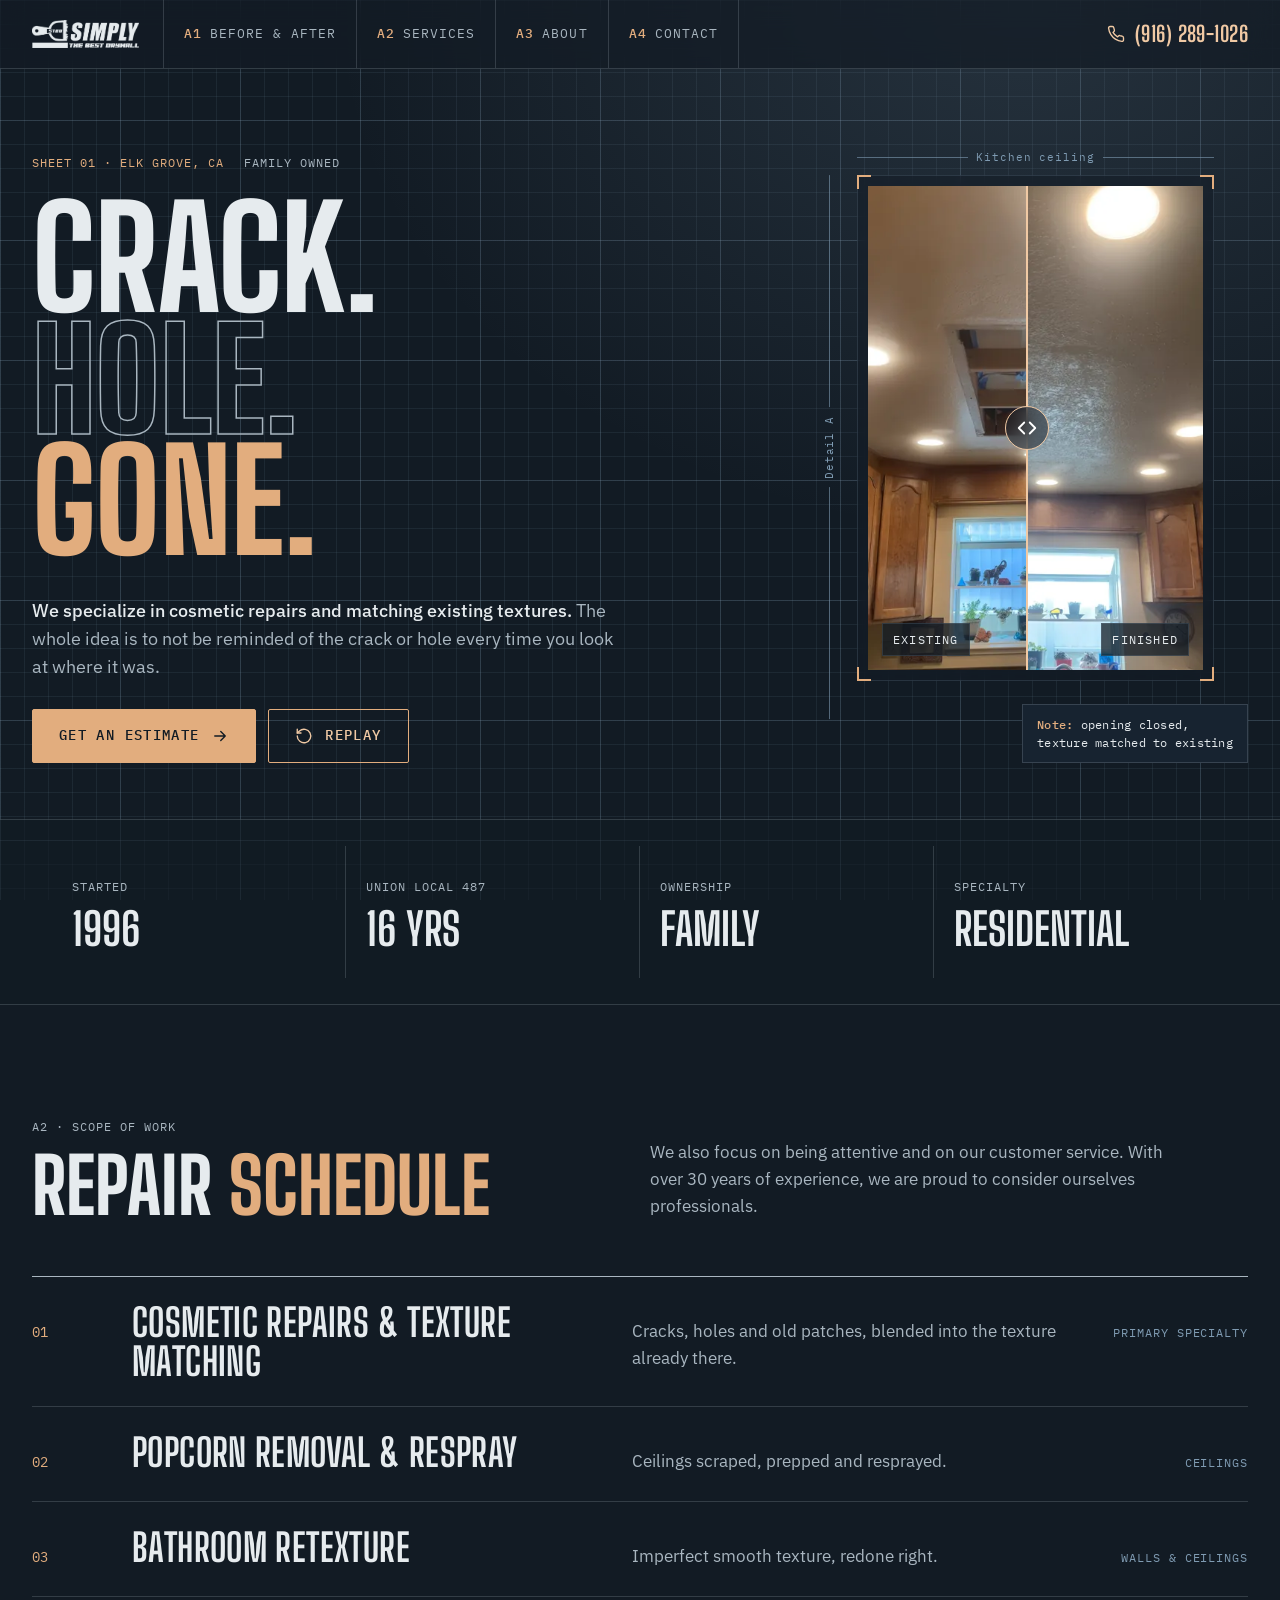
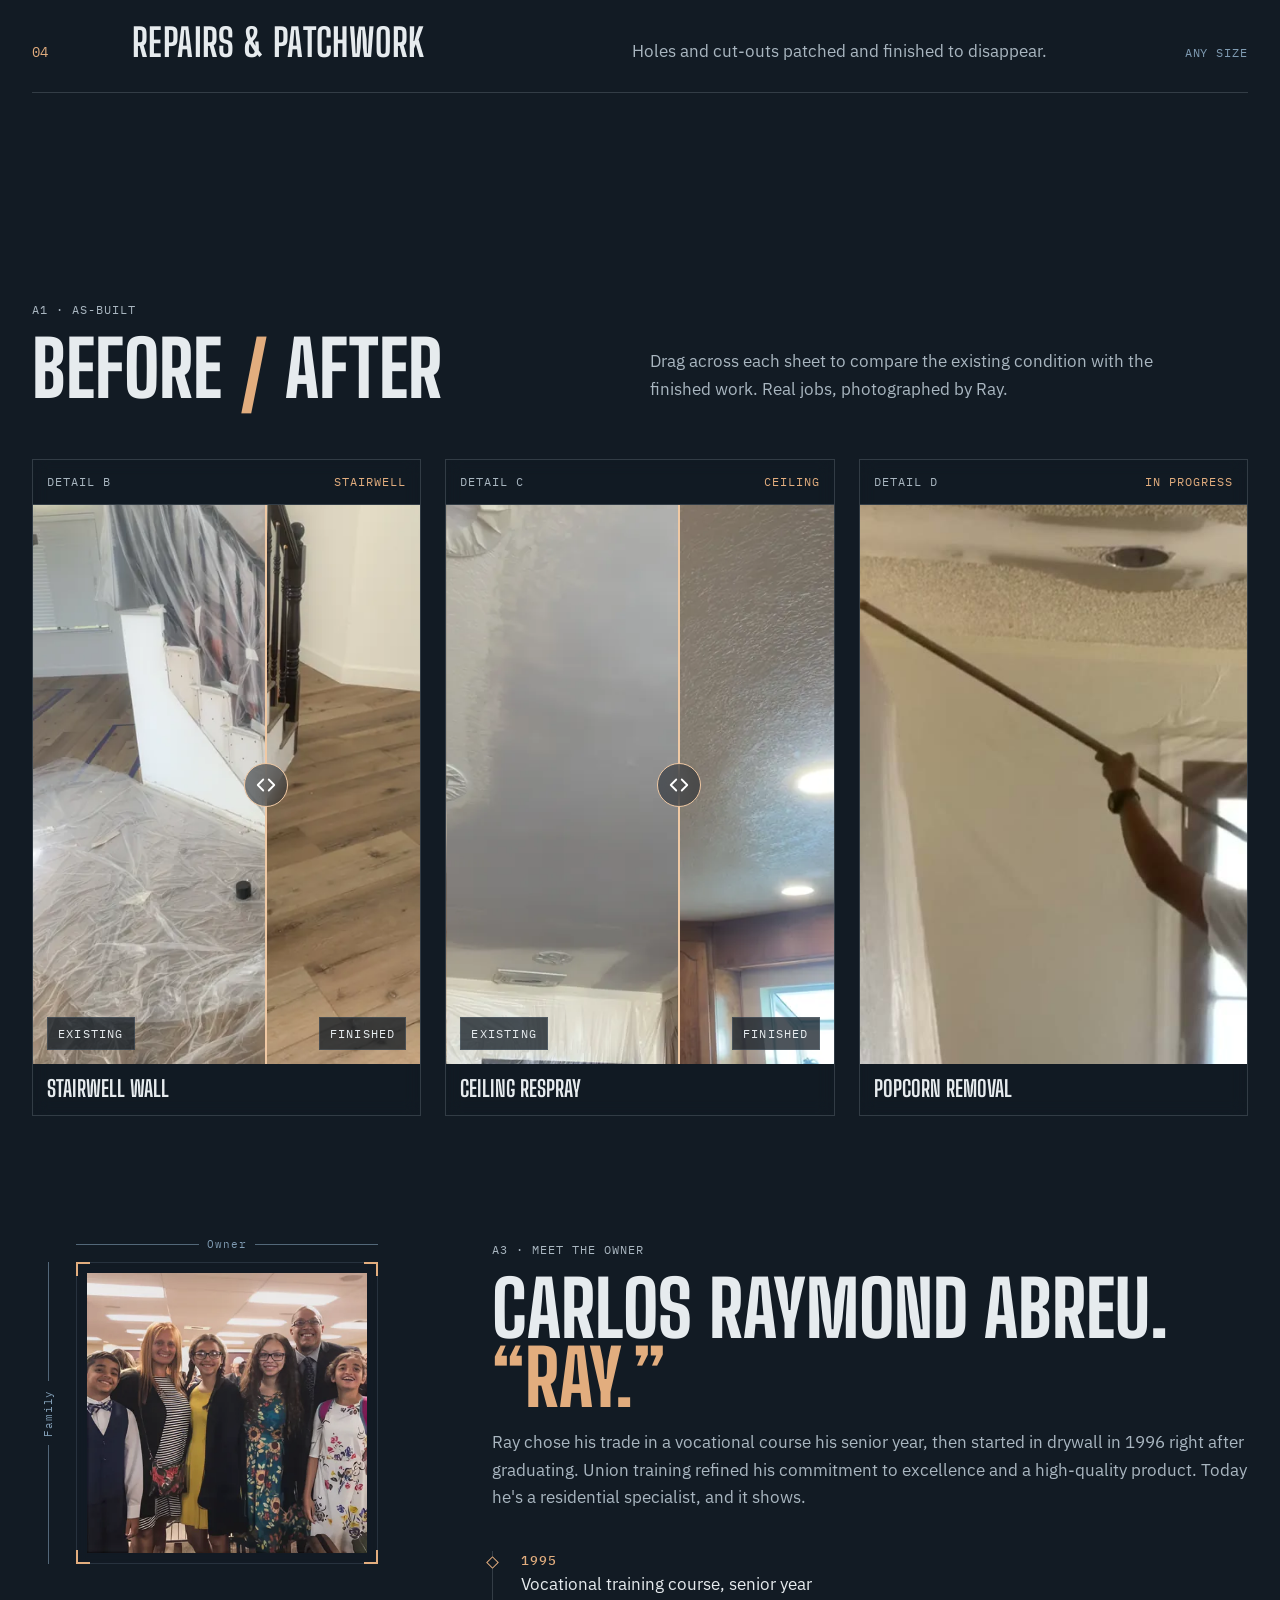
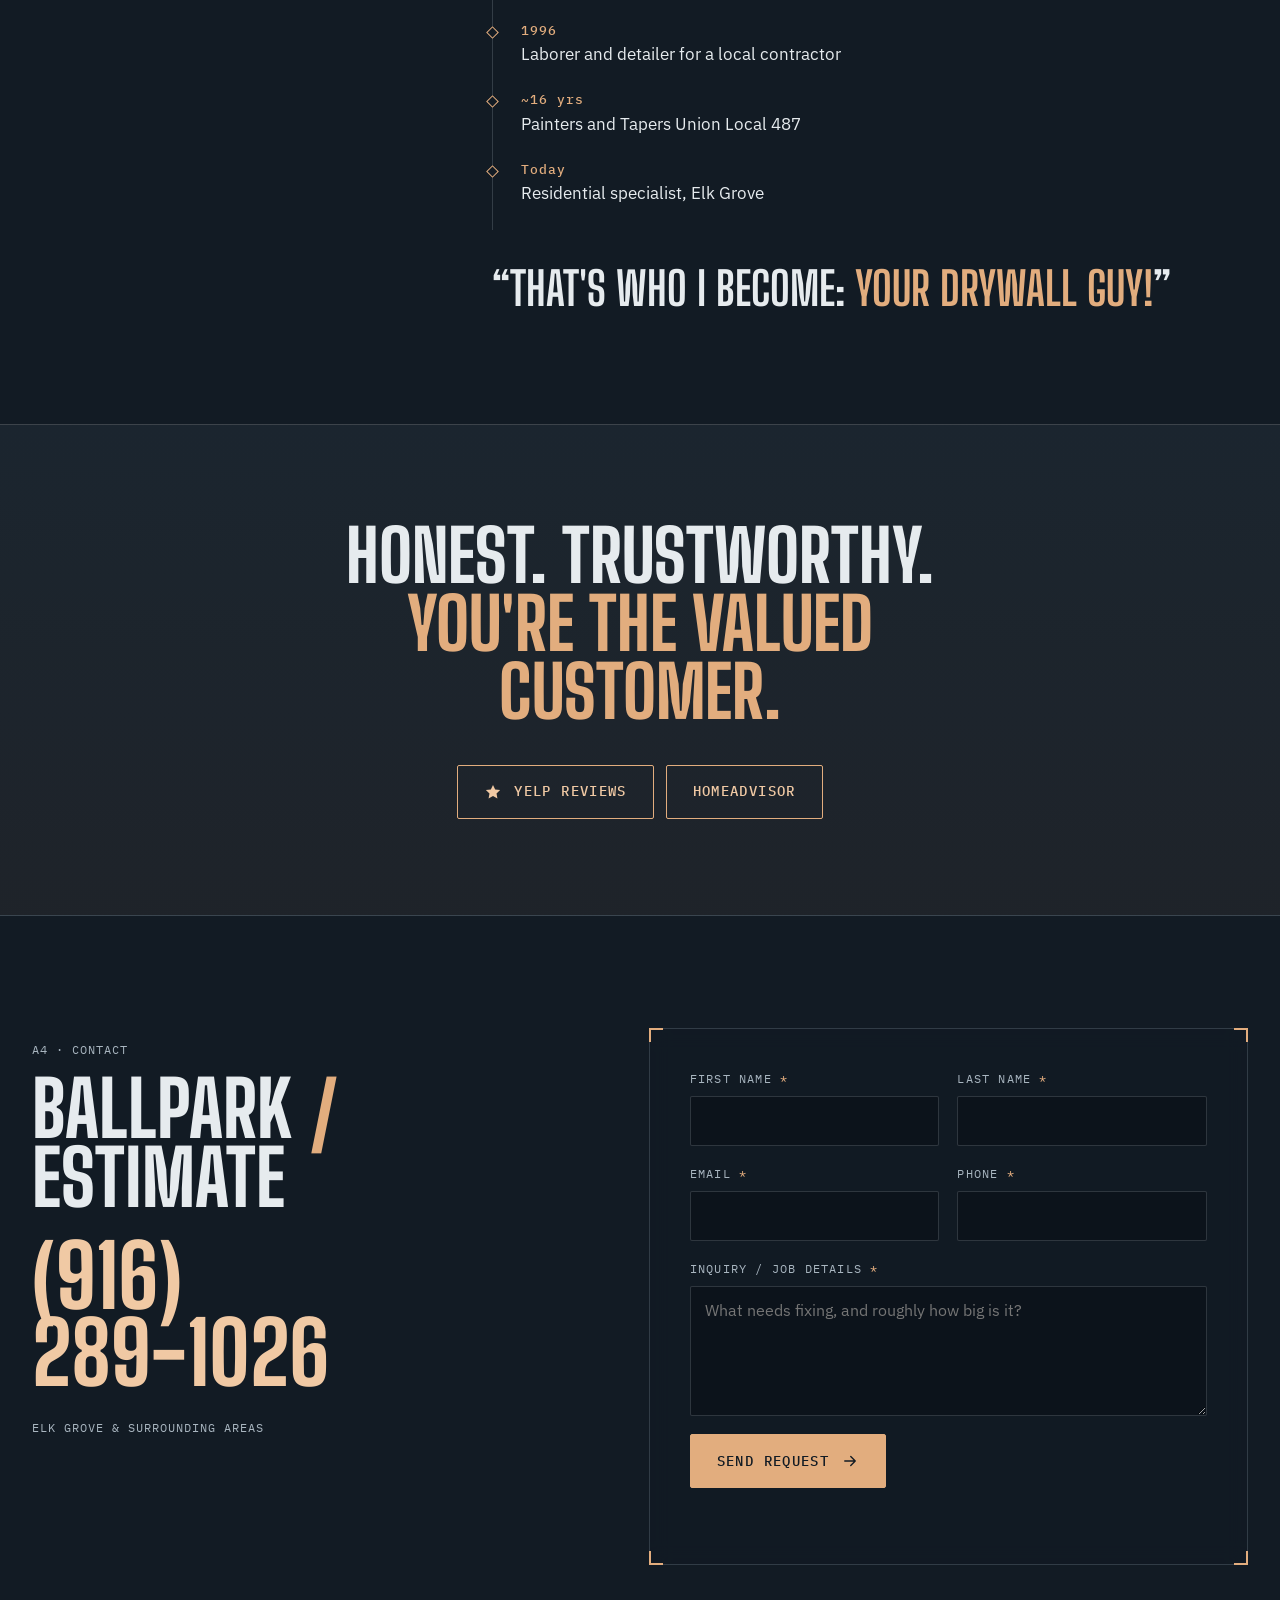
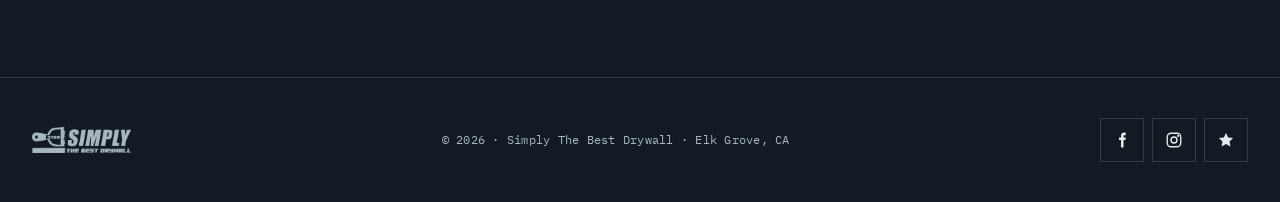
<file: all/options/3-blueprint/index.html>
<!doctype html>
<html lang="en">
<head>
<meta charset="utf-8">
<meta name="robots" content="noindex">
<meta name="viewport" content="width=device-width, initial-scale=1">
<title>Simply The Best Drywall · Elk Grove drywall repair</title>
<meta name="description" content="Family owned drywall repair in Elk Grove. Cosmetic repairs and texture matching so you're never reminded of the crack or hole again.">
<link rel="icon" type="image/png" href="../../assets/img/favicon.png">
<link rel="preconnect" href="https://fonts.googleapis.com">
<link rel="preconnect" href="https://fonts.gstatic.com" crossorigin>
<link href="https://fonts.googleapis.com/css2?family=Big+Shoulders+Display:wght@500;700;800;900&family=IBM+Plex+Mono:wght@400;500&family=IBM+Plex+Sans:wght@400;500;600&display=swap" rel="stylesheet">
<link rel="stylesheet" href="../../assets/base.css?v=3">
<style>
  :root {
    --night: #121b24;
    --night-2: #172330;
    --chalk: #e6ebee;
    --chalk-2: #a9b6c0;
    --grid: rgba(150, 180, 205, .085);
    --grid-2: rgba(150, 180, 205, .16);
    --line: rgba(169, 182, 192, .22);
    --apricot: #e2ad7e;
    --apricot-2: #f0c9a4;
    --steel: #7f9bb2;
    --focus: var(--apricot);
    --mono: "IBM Plex Mono", ui-monospace, monospace;
    --display: "Big Shoulders Display", Impact, sans-serif;
    --skim-crack: var(--night);
    --skim-lip: rgba(230, 235, 238, .14);
    --skim-handle: #e2ad7e;
    --skim-hole: rgba(18,27,36,.6);
    --skim-sheen: rgba(240, 201, 164, .5);
    --skip-bg: var(--apricot); --skip-fg: var(--night);
    color-scheme: dark;
  }
  body {
    background-color: var(--night);
    background-image:
      linear-gradient(var(--grid-2) 1px, transparent 1px), linear-gradient(90deg, var(--grid-2) 1px, transparent 1px),
      linear-gradient(var(--grid) 1px, transparent 1px), linear-gradient(90deg, var(--grid) 1px, transparent 1px),
      radial-gradient(90vmax 70vmax at 80% 0%, rgba(127,155,178,.18), transparent 60%);
    background-size: 120px 120px, 120px 120px, 24px 24px, 24px 24px, auto;
    background-attachment: fixed;
    color: var(--chalk);
    font: 400 1.0625rem/1.6 "IBM Plex Sans", system-ui, sans-serif;
    overflow-x: hidden;
  }
  .wrap { width: min(1280px, 100% - 32px); margin-inline: auto; }
  @media (min-width: 720px) { .wrap { width: min(1280px, 100% - 64px); } }
  .mono { font-family: var(--mono); font-size: .78rem; letter-spacing: .08em; text-transform: uppercase; color: var(--chalk-2); }

  /* Title block header, like the corner of a drawing sheet. */
  .sheet-head { border-bottom: 1px solid var(--line); position: sticky; top: 0; z-index: 40; background: rgba(18,27,36,.72); -webkit-backdrop-filter: blur(14px); backdrop-filter: blur(14px); }
  .sheet-head .wrap { display: flex; align-items: stretch; min-height: 68px; }
  .sheet-head .brand { display: flex; align-items: center; padding-right: 24px; border-right: 1px solid var(--line); }
  .sheet-head .logo { --logo-h: 28px; color: var(--chalk); }
  .sheet-head nav { display: none; }
  .sheet-head nav ul { display: flex; list-style: none; margin: 0; padding: 0; height: 100%; }
  .sheet-head nav a { display: flex; align-items: center; gap: 8px; height: 100%; padding: 0 20px; border-right: 1px solid var(--line); text-decoration: none; font-family: var(--mono); font-size: .8rem; letter-spacing: .08em; text-transform: uppercase; color: var(--chalk-2); transition: color .2s, background .2s; }
  .sheet-head nav a:hover { color: var(--chalk); background: rgba(255,255,255,.04); }
  .sheet-head nav a b { color: var(--apricot); font-weight: 500; }
  .sheet-head .call { margin-left: auto; display: flex; align-items: center; gap: 10px; padding-left: 20px; text-decoration: none; font-family: var(--display); font-weight: 700; font-size: 1.35rem; letter-spacing: .02em; color: var(--apricot-2); }
  .sheet-head .call svg { width: 18px; height: 18px; }
  .sheet-head .call:hover { color: var(--chalk); }
  @media (min-width: 960px) { .sheet-head nav { display: block; } }
  @media (max-width: 480px) { .sheet-head .call span { display: none; } }

  /* Hero */
  .hero { position: relative; padding: 56px 0 40px; }
  .hero-grid { display: grid; gap: 40px; }
  @media (min-width: 1000px) { .hero { padding: 72px 0 56px; } .hero-grid { grid-template-columns: 1.25fr .75fr; gap: 56px; } }
  .hero .mono { display: flex; gap: 20px; flex-wrap: wrap; }
  .hero .mono span:first-child { color: var(--apricot); }
  h1 { font-family: var(--display); font-weight: 800; text-transform: uppercase; font-size: clamp(3.6rem, 11vw, 9.4rem); line-height: .86; letter-spacing: -.005em; margin: 24px 0 0; }
  h1 .outline { color: transparent; -webkit-text-stroke: 1.5px var(--chalk-2); }
  h1 .warm { color: var(--apricot); }
  .h1-skim { --skim-knife-h: 70%; --skim-w: 3.4px; width: fit-content; }
  .hero-copy { display: grid; gap: 28px; margin-top: 36px; }
  .hero-copy p { margin: 0; max-width: 34em; color: var(--chalk-2); font-size: 1.1rem; }
  .hero-copy p b { color: var(--chalk); font-weight: 500; }

  .btn { display: inline-flex; align-items: center; justify-content: center; gap: 12px; min-height: 54px; padding: 0 26px; font-family: var(--mono); font-size: .85rem; letter-spacing: .1em; text-transform: uppercase; text-decoration: none; font-weight: 500; border: 1px solid var(--apricot); transition: background .25s, color .25s, transform .25s; border-radius: 2px; }
  .btn svg { width: 18px; height: 18px; }
  .btn-solid { background: var(--apricot); color: var(--night); }
  .btn-solid:hover { background: var(--apricot-2); transform: translateY(-2px); }
  .btn-ghost { color: var(--apricot-2); background: transparent; }
  .btn-ghost:hover { background: rgba(226,173,126,.1); }

  /* Drawing: a photo inside a dimensioned frame */
  .drawing { position: relative; padding: 34px 34px 44px 44px; }
  .drawing .frame { position: relative; border: 1px solid var(--grid-2); padding: 10px; background: rgba(18,27,36,.5); -webkit-backdrop-filter: blur(6px); backdrop-filter: blur(6px); }
  .drawing .compare { aspect-ratio: 9 / 13; }
  .dim { position: absolute; font-family: var(--mono); font-size: .7rem; letter-spacing: .08em; color: var(--steel); display: flex; align-items: center; gap: 8px; }
  .dim::before, .dim::after { content: ""; flex: 1; height: 1px; background: var(--steel); opacity: .6; }
  .dim-top { left: 44px; right: 34px; top: 8px; }
  .dim-left { top: 34px; bottom: 44px; left: 0; width: 34px; writing-mode: vertical-rl; rotate: 180deg; flex-direction: row; }
  .dim-left::before, .dim-left::after { width: 1px; height: auto; flex: 1; }
  .corner { position: absolute; width: 14px; height: 14px; border-color: var(--apricot); border-style: solid; }
  .corner.tl { top: -1px; left: -1px; border-width: 2px 0 0 2px; }
  .corner.tr { top: -1px; right: -1px; border-width: 2px 2px 0 0; }
  .corner.bl { bottom: -1px; left: -1px; border-width: 0 0 2px 2px; }
  .corner.br { bottom: -1px; right: -1px; border-width: 0 2px 2px 0; }
  .callout { position: absolute; right: 0; bottom: 0; padding: 10px 14px; background: var(--night-2); border: 1px solid var(--line); font-family: var(--mono); font-size: .78rem; line-height: 1.5; letter-spacing: .02em; }
  .callout b { color: var(--apricot); font-weight: 500; }
  .tag { padding: 6px 10px; font-family: var(--mono); font-size: .75rem; letter-spacing: .1em; text-transform: uppercase; background: rgba(18,27,36,.75); border: 1px solid var(--grid-2); color: var(--chalk); }
  .compare { --compare-line: var(--apricot-2); --compare-knob: rgba(18,27,36,.5); }

  /* Spec strip */
  .spec { border-block: 1px solid var(--line); background: rgba(18,27,36,.6); }
  .spec .wrap { display: grid; grid-template-columns: repeat(2, 1fr); }
  @media (min-width: 900px) { .spec .wrap { grid-template-columns: repeat(4, 1fr); } }
  .spec div { padding: 26px 20px; border-right: 1px solid var(--line); }
  .spec div:nth-child(2n) { border-right: 0; }
  @media (min-width: 900px) { .spec div:nth-child(2n) { border-right: 1px solid var(--line); } .spec div:last-child { border-right: 0; } }
  @media (max-width: 899px) { .spec div:nth-child(n+3) { border-top: 1px solid var(--line); } }
  .spec b { display: block; font-family: var(--display); font-weight: 700; font-size: clamp(2rem, 4vw, 2.8rem); line-height: 1; text-transform: uppercase; margin-top: 8px; }

  section { scroll-margin-top: 80px; }
  .section { padding: 112px 0; }
  h2 { font-family: var(--display); font-weight: 800; text-transform: uppercase; font-size: clamp(2.6rem, 6vw, 5rem); line-height: .9; margin: 14px 0 0; }
  h2 span { color: var(--apricot); }
  .sec-head { display: grid; gap: 20px; margin-bottom: 56px; }
  @media (min-width: 900px) { .sec-head { grid-template-columns: 1fr 1fr; align-items: end; } }
  .sec-head p { margin: 0; color: var(--chalk-2); max-width: 32em; }

  /* Services as a schedule table */
  .schedule { border-top: 1px solid var(--chalk-2); }
  .schedule-row { display: grid; grid-template-columns: 56px 1fr; gap: 8px 20px; padding: 26px 0; border-bottom: 1px solid var(--line); position: relative; transition: background .3s; }
  .schedule-row:hover { background: linear-gradient(90deg, rgba(226,173,126,.07), transparent 70%); }
  .schedule-row .no { font-family: var(--mono); color: var(--apricot); font-size: .85rem; padding-top: 8px; }
  .schedule-row h3 { font-family: var(--display); font-weight: 700; text-transform: uppercase; font-size: clamp(1.6rem, 3vw, 2.4rem); line-height: 1; margin: 0; letter-spacing: .01em; }
  .schedule-row p { grid-column: 2; margin: 0; color: var(--chalk-2); }
  .schedule-row .ref { grid-column: 2; font-family: var(--mono); font-size: .72rem; color: var(--steel); letter-spacing: .08em; text-transform: uppercase; }
  @media (min-width: 900px) {
    .schedule-row { grid-template-columns: 80px 1.1fr 1fr 160px; align-items: baseline; }
    .schedule-row p, .schedule-row .ref { grid-column: auto; }
    .schedule-row .ref { text-align: right; }
  }

  /* Work sheet */
  .sheets { display: grid; gap: 24px; }
  @media (min-width: 900px) { .sheets { grid-template-columns: repeat(3, 1fr); } }
  .sheet { border: 1px solid var(--line); background: rgba(18,27,36,.55); -webkit-backdrop-filter: blur(8px); backdrop-filter: blur(8px); margin: 0; }
  .sheet .compare, .sheet video { aspect-ratio: 9 / 13; width: 100%; object-fit: cover; }
  .sheet-bar { display: flex; justify-content: space-between; padding: 12px 14px; border-bottom: 1px solid var(--line); }
  .sheet-bar span:last-child { color: var(--apricot); }
  .sheet figcaption { padding: 14px; font-family: var(--display); font-weight: 700; font-size: 1.4rem; text-transform: uppercase; line-height: 1; }

  /* Owner */
  .owner { display: grid; gap: 48px; }
  @media (min-width: 900px) { .owner { grid-template-columns: 380px 1fr; gap: 80px; align-items: start; } }
  .owner .drawing .frame img { width: 100%; aspect-ratio: 1; object-fit: cover; filter: grayscale(.25) contrast(1.05); }
  .owner p { color: var(--chalk-2); }
  .owner blockquote { margin: 36px 0 0; font-family: var(--display); font-weight: 700; text-transform: uppercase; font-size: clamp(1.9rem, 3.6vw, 3rem); line-height: 1; }
  .owner blockquote span { color: var(--apricot); }
  .timeline { list-style: none; margin: 40px 0 0; padding: 0; border-left: 1px solid var(--line); }
  .timeline li { position: relative; padding: 0 0 22px 28px; }
  .timeline li::before { content: ""; position: absolute; left: -5px; top: 7px; width: 9px; height: 9px; background: var(--night); border: 1px solid var(--apricot); rotate: 45deg; }
  .timeline b { display: block; font-family: var(--mono); font-size: .8rem; color: var(--apricot); font-weight: 500; letter-spacing: .08em; }

  /* Promise band */
  .band { border-block: 1px solid var(--line); padding: 96px 0; text-align: center; background: linear-gradient(180deg, rgba(127,155,178,.08), rgba(226,173,126,.06)); }
  .band p { font-family: var(--display); font-weight: 800; text-transform: uppercase; font-size: clamp(2.2rem, 5.6vw, 4.6rem); line-height: .95; max-width: 18ch; margin: 0 auto; }
  .band p span { color: var(--apricot); }
  .band .row { display: flex; justify-content: center; gap: 12px; flex-wrap: wrap; margin-top: 40px; }

  /* Contact */
  .contact { display: grid; gap: 40px; }
  @media (min-width: 900px) { .contact { grid-template-columns: 1fr 1.1fr; gap: 72px; } }
  .phone-big { display: inline-block; margin-top: 24px; font-family: var(--display); font-weight: 800; font-size: clamp(3rem, 7vw, 5.4rem); line-height: .9; text-decoration: none; color: var(--apricot-2); }
  .phone-big:hover { color: var(--chalk); }
  .form-sheet { border: 1px solid var(--line); background: rgba(18,27,36,.7); -webkit-backdrop-filter: blur(10px); backdrop-filter: blur(10px); padding: clamp(20px, 4vw, 40px); position: relative; }
  form { display: grid; gap: 18px; }
  .two { display: grid; gap: 18px; }
  @media (min-width: 560px) { .two { grid-template-columns: 1fr 1fr; } }
  label { display: grid; gap: 8px; font-family: var(--mono); font-size: .75rem; letter-spacing: .1em; text-transform: uppercase; color: var(--chalk-2); }
  label abbr { color: var(--apricot); text-decoration: none; }
  input, textarea { width: 100%; min-height: 50px; padding: 12px 14px; border: 1px solid var(--line); border-radius: 2px; background: rgba(10,16,23,.6); font: 400 1rem/1.4 "IBM Plex Sans", sans-serif; letter-spacing: 0; text-transform: none; color: var(--chalk); transition: border-color .2s; }
  textarea { min-height: 130px; resize: vertical; }
  input:focus, textarea:focus { outline: none; border-color: var(--apricot); box-shadow: 0 0 0 3px rgba(226,173,126,.18); }
  form .btn { justify-self: start; }
  [data-form-status] { margin: 0; min-height: 1.4em; font-family: var(--mono); font-size: .8rem; color: var(--apricot-2); }

  footer { border-top: 1px solid var(--line); padding: 40px 0; }
  .foot { display: flex; flex-wrap: wrap; justify-content: space-between; align-items: center; gap: 20px; }
  .foot .logo { --logo-h: 26px; color: var(--chalk-2); }
  .foot nav { display: flex; gap: 8px; }
  .foot nav a { width: 44px; height: 44px; display: grid; place-items: center; border: 1px solid var(--line); transition: border-color .2s; }
  .foot nav a:hover { border-color: var(--apricot); }
  .foot svg { width: 18px; height: 18px; }
</style>
</head>
<body>
<a class="skip" href="#main">Skip to content</a>

<svg width="0" height="0" style="position:absolute" aria-hidden="true">
  <symbol id="i-phone" viewBox="0 0 24 24" fill="none" stroke="currentColor" stroke-width="1.8" stroke-linecap="round" stroke-linejoin="round"><path d="M22 16.9v3a2 2 0 0 1-2.2 2 19.8 19.8 0 0 1-8.6-3.1 19.5 19.5 0 0 1-6-6A19.8 19.8 0 0 1 2.1 4.2 2 2 0 0 1 4.1 2h3a2 2 0 0 1 2 1.7c.1 1 .4 1.9.7 2.8a2 2 0 0 1-.5 2.1L8 9.9a16 16 0 0 0 6 6l1.3-1.3a2 2 0 0 1 2.1-.4c.9.3 1.8.6 2.8.7a2 2 0 0 1 1.7 2z"/></symbol>
  <symbol id="i-arrow" viewBox="0 0 24 24" fill="none" stroke="currentColor" stroke-width="1.8" stroke-linecap="round" stroke-linejoin="round"><path d="M5 12h14M13 6l6 6-6 6"/></symbol>
  <symbol id="i-replay" viewBox="0 0 24 24" fill="none" stroke="currentColor" stroke-width="1.8" stroke-linecap="round" stroke-linejoin="round"><path d="M3 12a9 9 0 1 0 3-6.7L3 8"/><path d="M3 3v5h5"/></symbol>
  <symbol id="i-fb" viewBox="0 0 24 24" fill="currentColor"><path d="M14 8.5V6.8c0-.8.2-1.3 1.4-1.3H17V2.2A21 21 0 0 0 14.6 2C12.3 2 10.7 3.4 10.7 6v2.5H8V12h2.7v10H14V12h2.7l.4-3.5z"/></symbol>
  <symbol id="i-ig" viewBox="0 0 24 24" fill="none" stroke="currentColor" stroke-width="1.8"><rect x="3" y="3" width="18" height="18" rx="5"/><circle cx="12" cy="12" r="4"/><circle cx="17.5" cy="6.5" r=".6" fill="currentColor"/></symbol>
  <symbol id="i-star" viewBox="0 0 24 24" fill="currentColor"><path d="m12 2.5 2.9 6 6.6.9-4.8 4.6 1.2 6.5L12 17.4l-5.9 3.1 1.2-6.5L2.5 9.4l6.6-.9z"/></symbol>
</svg>

<header class="sheet-head">
  <div class="wrap">
    <a class="brand" href="#main" aria-label="Simply The Best Drywall, home"><span class="logo" role="img" aria-label="Simply The Best Drywall"></span></a>
    <nav aria-label="Main">
      <ul>
        <li><a href="#work"><b>A1</b> Before &amp; After</a></li>
        <li><a href="#services"><b>A2</b> Services</a></li>
        <li><a href="#about"><b>A3</b> About</a></li>
        <li><a href="#contact"><b>A4</b> Contact</a></li>
      </ul>
    </nav>
    <a class="call" href="tel:+19162891026"><svg><use href="#i-phone"/></svg><span>(916) 289-1026</span><b class="sr-only">Call</b></a>
  </div>
</header>

<main id="main">
  <section class="hero">
    <div class="wrap hero-grid">
      <div>
        <p class="mono" data-reveal><span>Sheet 01 · Elk Grove, CA</span><span>Family owned</span></p>
        <div class="h1-skim" id="skim-h1" data-skim data-skim-delay="650" data-skim-seed="23">
          <h1 data-reveal style="--d:.08s">Crack.<br><span class="outline">Hole.</span><br><span class="warm">Gone.</span></h1>
        </div>
        <div class="hero-copy" data-reveal style="--d:.18s">
          <p><b>We specialize in cosmetic repairs and matching existing textures.</b> The whole idea is to not be reminded of the crack or hole every time you look at where it was.</p>
          <div style="display:flex;flex-wrap:wrap;gap:12px">
            <a class="btn btn-solid" href="#contact">Get an estimate <svg><use href="#i-arrow"/></svg></a>
            <button class="btn btn-ghost" type="button" data-skim-replay="#skim-h1"><svg><use href="#i-replay"/></svg>Replay</button>
          </div>
        </div>
      </div>

      <div class="drawing" data-reveal style="--d:.25s">
        <span class="dim dim-top">Kitchen ceiling</span>
        <span class="dim dim-left">Detail A</span>
        <div class="frame">
          <i class="corner tl"></i><i class="corner tr"></i><i class="corner bl"></i><i class="corner br"></i>
          <div class="compare" data-compare>
            <img src="../../assets/img/ceiling-after.webp" alt="After: kitchen ceiling patched and textured, no opening visible" width="450" height="800">
            <div class="compare-before"><img src="../../assets/img/ceiling-before.webp" alt="Before: a large rectangular opening in the kitchen ceiling" width="450" height="800"></div>
            <input type="range" min="0" max="100" value="50" aria-label="Compare kitchen ceiling before and after">
            <span class="compare-handle"></span>
            <span class="compare-tag compare-tag--before tag">Existing</span><span class="compare-tag compare-tag--after tag">Finished</span>
          </div>
        </div>
        <div class="callout"><b>Note:</b> opening closed,<br>texture matched to existing</div>
      </div>
    </div>
  </section>

  <div class="spec">
    <div class="wrap">
      <div data-reveal><span class="mono">Started</span><b>1996</b></div>
      <div data-reveal style="--d:.06s"><span class="mono">Union Local 487</span><b>16 yrs</b></div>
      <div data-reveal style="--d:.12s"><span class="mono">Ownership</span><b>Family</b></div>
      <div data-reveal style="--d:.18s"><span class="mono">Specialty</span><b>Residential</b></div>
    </div>
  </div>

  <section class="section" id="services">
    <div class="wrap">
      <div class="sec-head">
        <div data-reveal><p class="mono">A2 · Scope of work</p><h2>Repair <span>schedule</span></h2></div>
        <p data-reveal style="--d:.1s">We also focus on being attentive and on our customer service. With over 30 years of experience, we are proud to consider ourselves professionals.</p>
      </div>
      <div class="schedule">
        <div class="schedule-row" data-reveal><span class="no">01</span><h3>Cosmetic repairs &amp; texture matching</h3><p>Cracks, holes and old patches, blended into the texture already there.</p><span class="ref">Primary specialty</span></div>
        <div class="schedule-row" data-reveal><span class="no">02</span><h3>Popcorn removal &amp; respray</h3><p>Ceilings scraped, prepped and resprayed.</p><span class="ref">Ceilings</span></div>
        <div class="schedule-row" data-reveal><span class="no">03</span><h3>Bathroom retexture</h3><p>Imperfect smooth texture, redone right.</p><span class="ref">Walls &amp; ceilings</span></div>
        <div class="schedule-row" data-reveal><span class="no">04</span><h3>Repairs &amp; patchwork</h3><p>Holes and cut-outs patched and finished to disappear.</p><span class="ref">Any size</span></div>
        <div class="schedule-row" data-reveal><span class="no">05</span><h3>Water damage repair</h3><p>Damaged drywall cut out, replaced and blended in.</p><span class="ref">Replace &amp; blend</span></div>
      </div>
    </div>
  </section>

  <section class="section" id="work" style="padding-top:0">
    <div class="wrap">
      <div class="sec-head">
        <div data-reveal><p class="mono">A1 · As-built</p><h2>Before <span>/</span> after</h2></div>
        <p data-reveal style="--d:.1s">Drag across each sheet to compare the existing condition with the finished work. Real jobs, photographed by Ray.</p>
      </div>
      <div class="sheets">
        <figure class="sheet" data-reveal>
          <div class="sheet-bar mono"><span>Detail B</span><span>Stairwell</span></div>
          <div class="compare" data-compare>
            <img src="../../assets/img/stairs-after.webp" alt="After: smooth finished stairwell wall" loading="lazy" width="450" height="800">
            <div class="compare-before"><img src="../../assets/img/stairs-before.webp" alt="Before: stairwell wall masked in plastic mid-repair" loading="lazy" width="450" height="800"></div>
            <input type="range" min="0" max="100" value="50" aria-label="Compare stairwell before and after">
            <span class="compare-handle"></span>
            <span class="compare-tag compare-tag--before tag">Existing</span><span class="compare-tag compare-tag--after tag">Finished</span>
          </div>
          <figcaption>Stairwell wall</figcaption>
        </figure>
        <figure class="sheet" data-reveal style="--d:.08s">
          <div class="sheet-bar mono"><span>Detail C</span><span>Ceiling</span></div>
          <div class="compare" data-compare>
            <img src="../../assets/img/skim-after.webp" alt="After: ceiling with an even, matched texture" loading="lazy" width="450" height="800">
            <div class="compare-before"><img src="../../assets/img/skim-before.webp" alt="Before: ceiling patched with smooth compound before texture" loading="lazy" width="450" height="800"></div>
            <input type="range" min="0" max="100" value="50" aria-label="Compare ceiling before and after">
            <span class="compare-handle"></span>
            <span class="compare-tag compare-tag--before tag">Existing</span><span class="compare-tag compare-tag--after tag">Finished</span>
          </div>
          <figcaption>Ceiling respray</figcaption>
        </figure>
        <figure class="sheet" data-reveal style="--d:.16s">
          <div class="sheet-bar mono"><span>Detail D</span><span>In progress</span></div>
          <video data-loop src="../../assets/video/popcorn-loop.mp4" poster="../../assets/video/popcorn-poster.jpg" autoplay muted loop playsinline preload="metadata" aria-label="Ray scraping a popcorn ceiling"></video>
          <figcaption>Popcorn removal</figcaption>
        </figure>
      </div>
    </div>
  </section>

  <section class="section" id="about" style="padding-top:0">
    <div class="wrap owner">
      <div class="drawing" data-reveal>
        <span class="dim dim-top">Owner</span>
        <span class="dim dim-left">Family</span>
        <div class="frame">
          <i class="corner tl"></i><i class="corner tr"></i><i class="corner bl"></i><i class="corner br"></i>
          <img src="../../assets/img/ray-family.webp" alt="Ray Abreu with his wife and children" loading="lazy" width="310" height="310">
        </div>
      </div>
      <div data-reveal style="--d:.1s">
        <p class="mono">A3 · Meet the owner</p>
        <h2>Carlos Raymond Abreu. <span>“Ray.”</span></h2>
        <p>Ray chose his trade in a vocational course his senior year, then started in drywall in 1996 right after graduating. Union training refined his commitment to excellence and a high-quality product. Today he's a residential specialist, and it shows.</p>
        <ol class="timeline">
          <li><b>1995</b>Vocational training course, senior year</li>
          <li><b>1996</b>Laborer and detailer for a local contractor</li>
          <li><b>~16 yrs</b>Painters and Tapers Union Local 487</li>
          <li><b>Today</b>Residential specialist, Elk Grove</li>
        </ol>
        <blockquote>“That's who I become: <span>your drywall guy!</span>”</blockquote>
      </div>
    </div>
  </section>

  <section class="band">
    <div class="wrap">
      <p data-reveal>Honest. Trustworthy. <span>You're the valued customer.</span></p>
      <div class="row" data-reveal style="--d:.1s">
        <a class="btn btn-ghost" href="http://yelp.com/biz/simply-the-best-drywall-elk-grove" target="_blank" rel="noopener"><svg><use href="#i-star"/></svg>Yelp reviews</a>
        <a class="btn btn-ghost" href="http://www.homeadvisor.com/rated.SimplyTheBest.14765959.html" target="_blank" rel="noopener">HomeAdvisor</a>
      </div>
    </div>
  </section>

  <section class="section" id="contact">
    <div class="wrap contact">
      <div data-reveal>
        <p class="mono">A4 · Contact</p>
        <h2>Ballpark <span>/</span> estimate</h2>
        <a class="phone-big" href="tel:+19162891026">(916)<br>289-1026</a>
        <p class="mono" style="margin-top:24px">Elk Grove &amp; surrounding areas</p>
      </div>
      <div class="form-sheet" data-reveal style="--d:.1s">
        <i class="corner tl"></i><i class="corner tr"></i><i class="corner bl"></i><i class="corner br"></i>
        <form data-demo-form>
          <div class="two">
            <label><span>First name <abbr title="required">*</abbr></span><input name="first" autocomplete="given-name" required></label>
            <label><span>Last name <abbr title="required">*</abbr></span><input name="last" autocomplete="family-name" required></label>
          </div>
          <div class="two">
            <label><span>Email <abbr title="required">*</abbr></span><input type="email" name="email" autocomplete="email" required></label>
            <label><span>Phone <abbr title="required">*</abbr></span><input type="tel" name="phone" autocomplete="tel" required></label>
          </div>
          <label><span>Inquiry / job details <abbr title="required">*</abbr></span><textarea name="details" required placeholder="What needs fixing, and roughly how big is it?"></textarea></label>
          <button class="btn btn-solid" type="submit">Send request <svg><use href="#i-arrow"/></svg></button>
          <p data-form-status role="status"></p>
        </form>
      </div>
    </div>
  </section>
</main>

<footer>
  <div class="wrap foot">
    <span class="logo" role="img" aria-label="Simply The Best Drywall"></span>
    <span class="mono" style="text-transform:none;letter-spacing:.02em">© 2026 · Simply The Best Drywall · Elk Grove, CA</span>
    <nav aria-label="Social">
      <a href="https://www.facebook.com/simplythebestdrywall/" target="_blank" rel="noopener" aria-label="Facebook"><svg><use href="#i-fb"/></svg></a>
      <a href="https://www.instagram.com/SIMPLYTHEBESTDRYWALL/" target="_blank" rel="noopener" aria-label="Instagram"><svg><use href="#i-ig"/></svg></a>
      <a href="http://yelp.com/biz/simply-the-best-drywall-elk-grove" target="_blank" rel="noopener" aria-label="Yelp"><svg><use href="#i-star"/></svg></a>
    </nav>
  </div>
</footer>

<script src="../../assets/stb.js?v=3"></script>
</body>
</html>
</file>
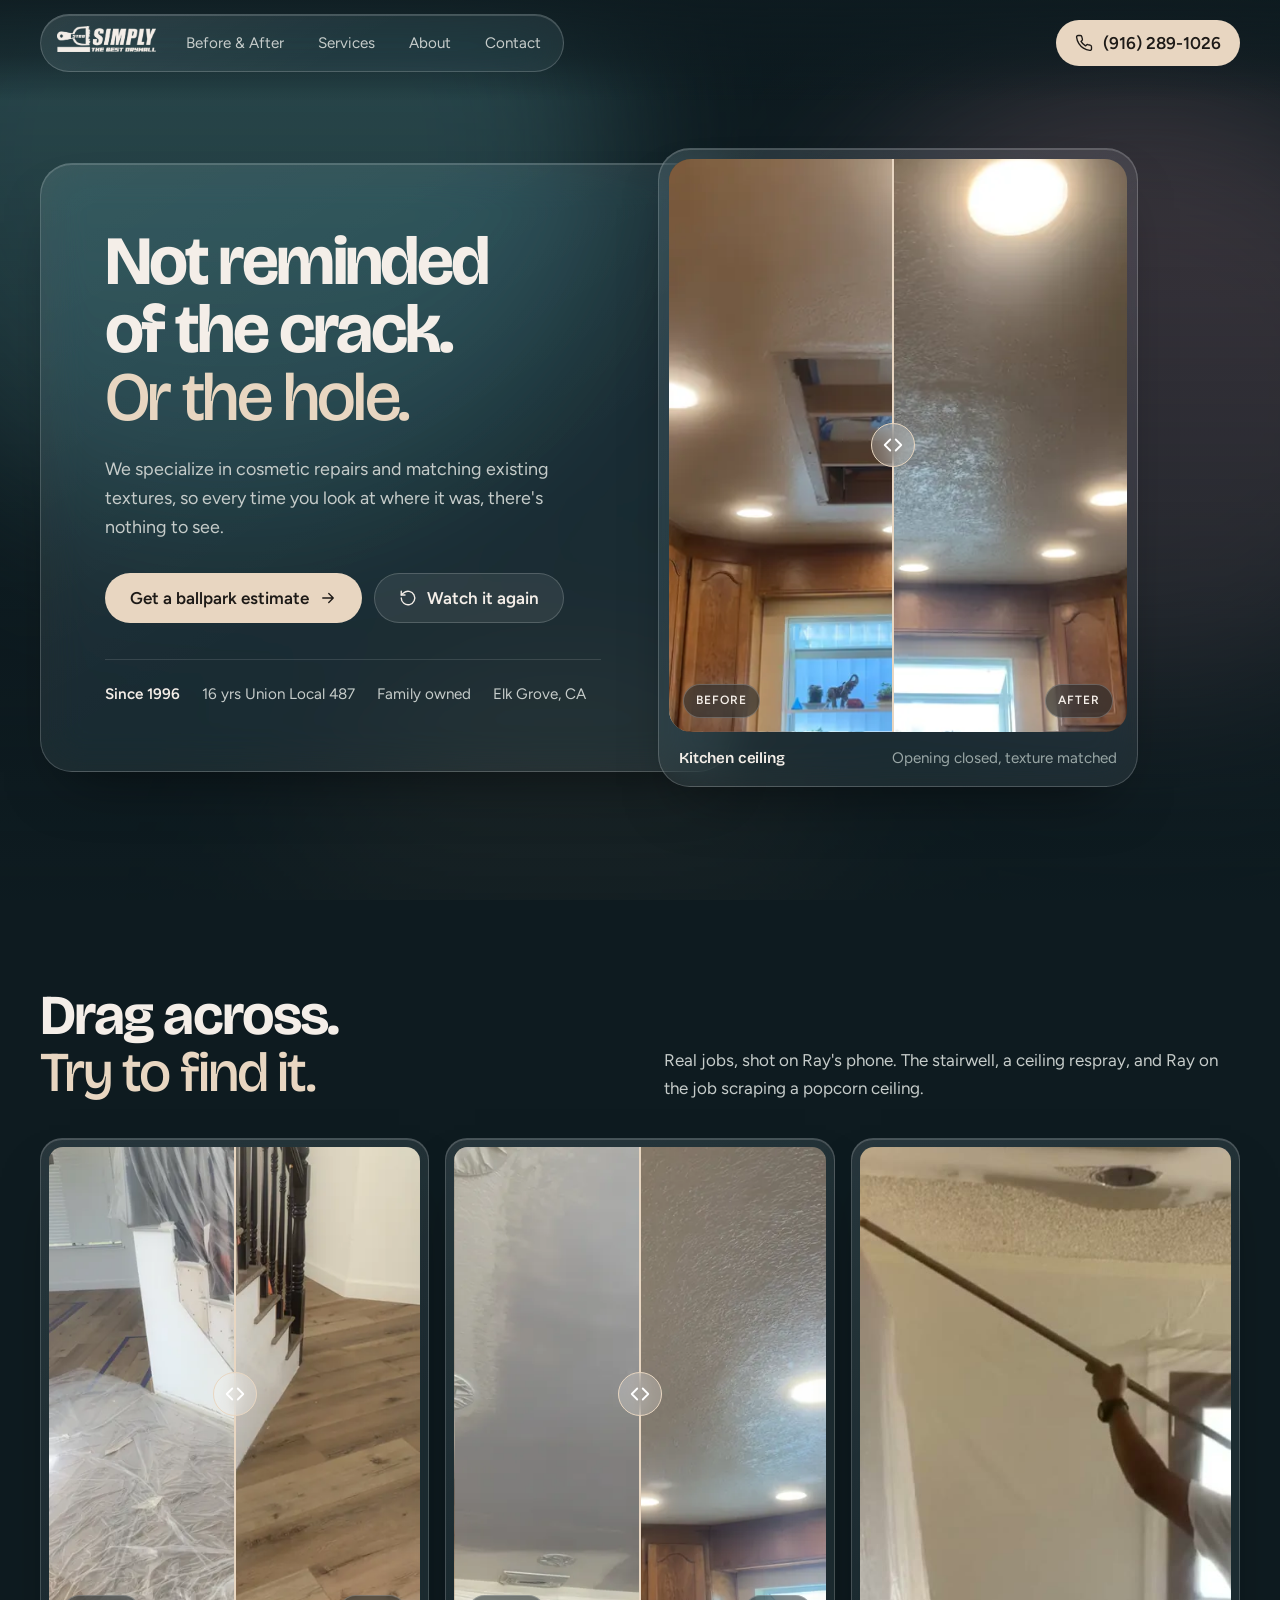
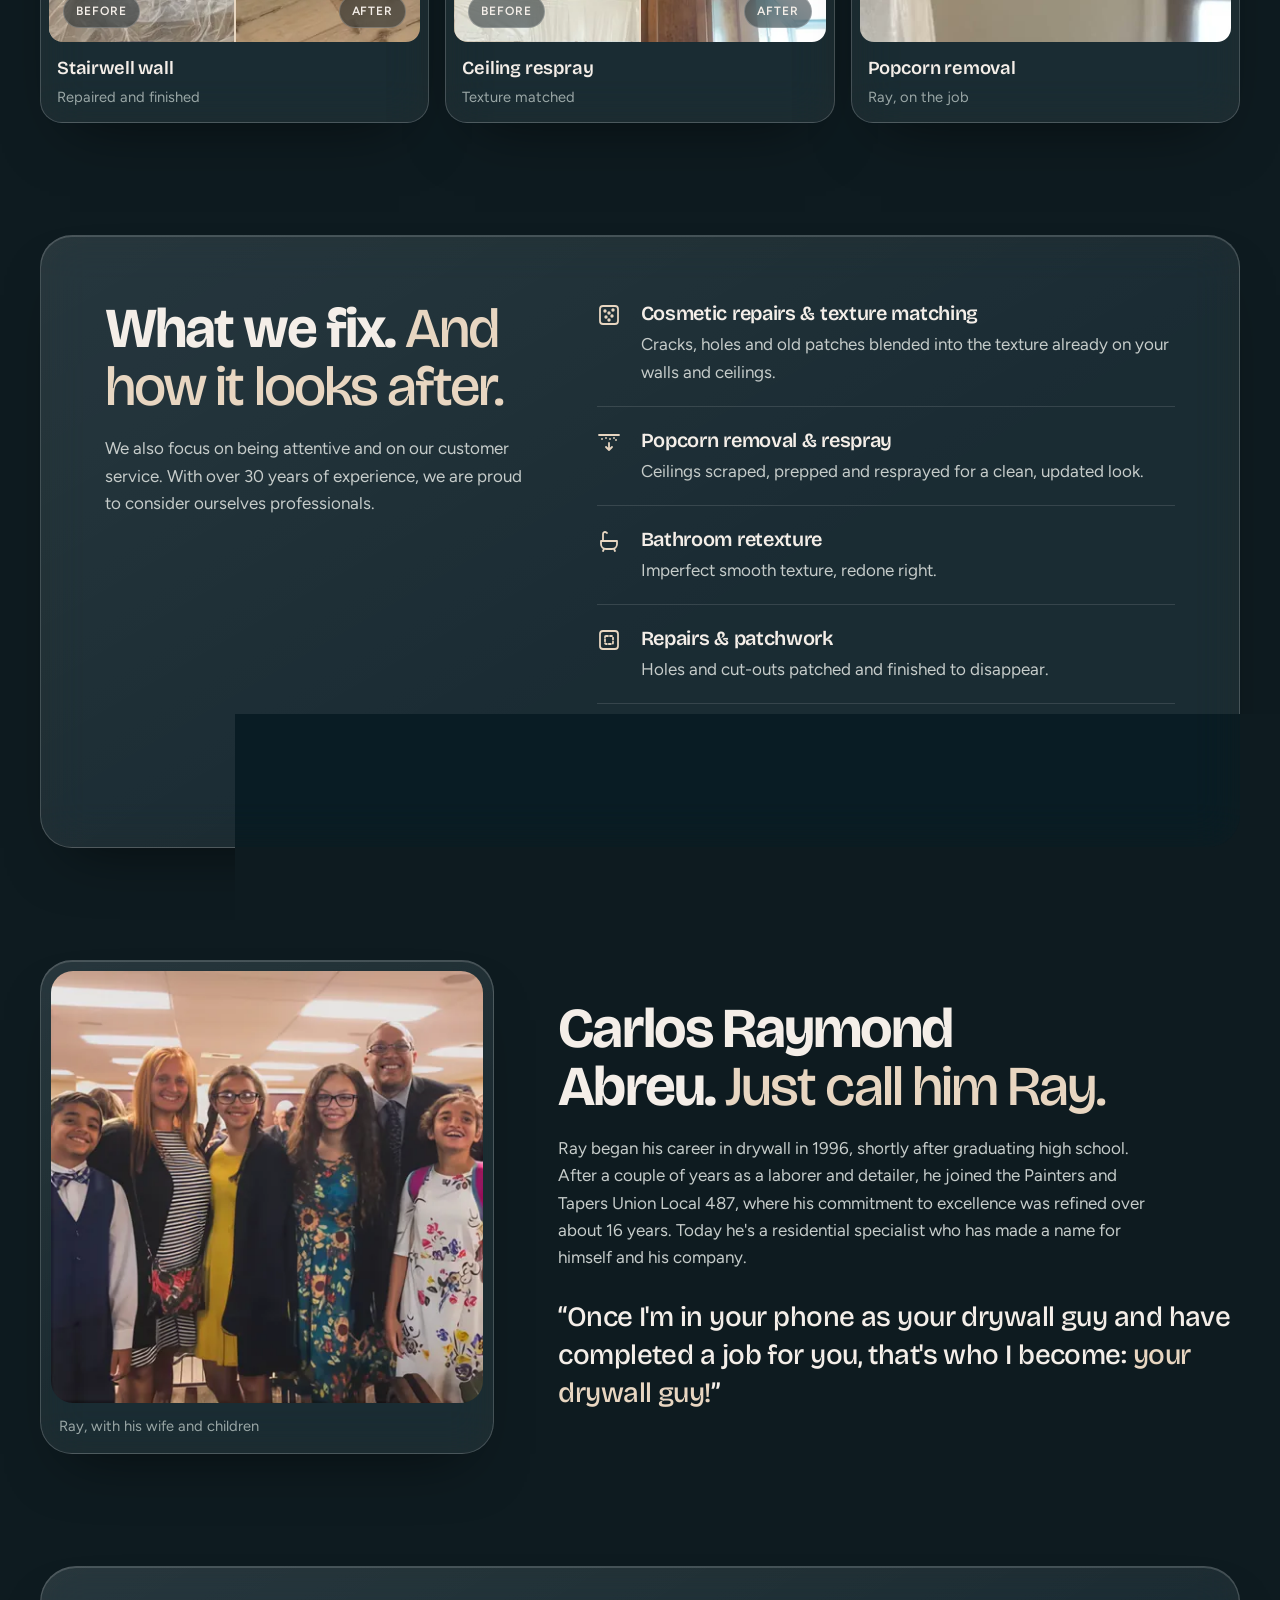
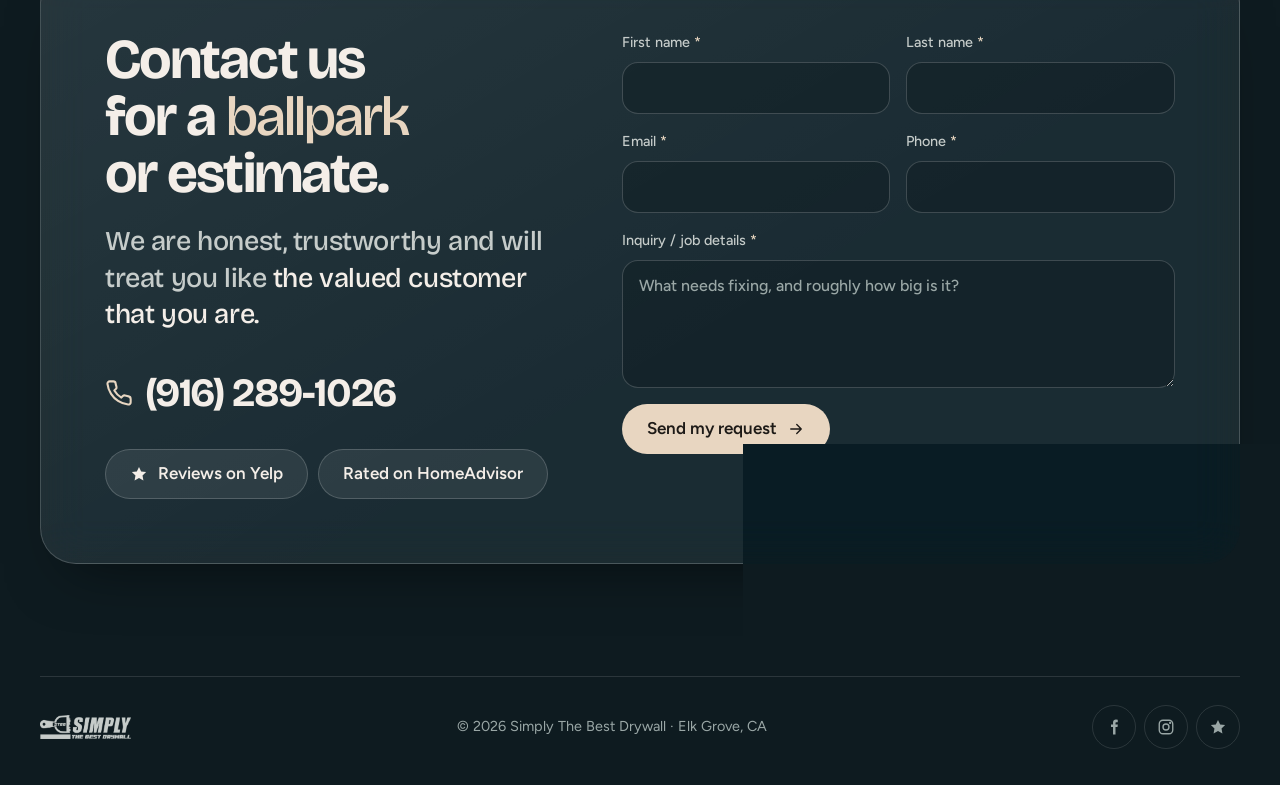
<file: all/options/4-dusk/index.html>
<!doctype html>
<html lang="en">
<head>
<meta charset="utf-8">
<meta name="robots" content="noindex">
<meta name="viewport" content="width=device-width, initial-scale=1">
<title>Simply The Best Drywall · Elk Grove drywall repair</title>
<meta name="description" content="Family owned drywall repair in Elk Grove. Cosmetic repairs and texture matching so you're never reminded of the crack or hole again. Call (916) 289-1026.">
<meta name="theme-color" content="#0e1b20">
<link rel="icon" type="image/png" href="../../assets/img/favicon.png">
<link rel="preconnect" href="https://fonts.googleapis.com">
<link rel="preconnect" href="https://fonts.gstatic.com" crossorigin>
<link href="https://fonts.googleapis.com/css2?family=Bricolage+Grotesque:opsz,wght@12..96,400..800&family=Figtree:wght@400;500;600&display=swap" rel="stylesheet">
<link rel="preload" as="image" href="../../assets/img/ceiling-after.webp" imagesrcset="../../assets/img/ceiling-after.webp 450w, ../../assets/img/ceiling-after@2x.webp 900w" imagesizes="(min-width: 980px) 420px, 92vw">
<link rel="stylesheet" href="../../assets/base.css?v=3">
<style>
  :root {
    --base: #0e1b20;
    --teal-2: #3f6b70;
    --rose: #8a6570;
    --umber: #9a8062;
    --sand: #d4bb9f;
    --sand-2: #e8d6c1;
    --ink: #f4eee8;
    --ink-2: #c6ccca;
    --muted: #9aa7a6;
    --glass: rgba(255, 255, 255, .07);
    --glass-2: rgba(255, 255, 255, .12);
    --edge: rgba(255, 255, 255, .18);
    --hair: rgba(255, 255, 255, .12);
    --focus: var(--sand-2);
    --display: "Bricolage Grotesque", system-ui, sans-serif;
    --r-lg: 32px;
    --r-md: 22px;
    --gap: clamp(20px, 3vw, 32px);
    --section: clamp(72px, 9vw, 112px);
    --skim-crack: #15252b;
    --skim-lip: rgba(255, 255, 255, .14);
    --skim-sheen: rgba(232, 214, 193, .55);
    --skip-bg: var(--sand); --skip-fg: var(--base);
    color-scheme: dark;
  }
  body { background: var(--base); color: var(--ink); font: 400 1.0625rem/1.6 "Figtree", system-ui, sans-serif; caret-color: var(--sand-2); scrollbar-color: rgba(232,214,193,.35) var(--base); }
  ::selection { background: var(--sand-2); color: var(--base); }
  a { text-underline-offset: .2em; text-decoration-thickness: 1px; }

  /* Ambient: three blurred fields drifting very slowly under everything. */
  .mesh { position: fixed; inset: 0; z-index: -2; pointer-events: none; overflow: hidden; }
  .mesh i { position: absolute; border-radius: 50%; filter: blur(80px); opacity: .7; }
  .mesh i:nth-child(1) { width: 60vmax; height: 60vmax; left: -12vmax; top: -18vmax; background: var(--teal-2); animation: m1 40s ease-in-out infinite alternate; }
  .mesh i:nth-child(2) { width: 50vmax; height: 50vmax; right: -14vmax; top: 6vmax; background: var(--rose); opacity: .5; animation: m2 48s ease-in-out infinite alternate; }
  .mesh i:nth-child(3) { width: 44vmax; height: 44vmax; left: 22vmax; bottom: -26vmax; background: var(--umber); opacity: .35; animation: m3 54s ease-in-out infinite alternate; }
  @keyframes m1 { to { translate: 12vmax 8vmax; } }
  @keyframes m2 { to { translate: -14vmax 10vmax; scale: 1.12; } }
  @keyframes m3 { to { translate: -10vmax -12vmax; } }
  .veil { position: fixed; inset: 0; z-index: -1; pointer-events: none; background: linear-gradient(180deg, rgba(14,27,32,.2), rgba(14,27,32,.6) 65%, rgba(14,27,32,.88)); }

  .wrap { width: min(1200px, 100% - 32px); margin-inline: auto; }
  @media (min-width: 720px) { .wrap { width: min(1200px, 100% - 64px); } }
  .glass {
    background: linear-gradient(150deg, var(--glass-2), var(--glass) 60%);
    border: 1px solid var(--edge);
    -webkit-backdrop-filter: blur(22px) saturate(150%); backdrop-filter: blur(22px) saturate(150%);
    box-shadow: inset 0 1px 0 rgba(255,255,255,.16), 0 30px 60px -30px rgba(0,0,0,.55);
  }

  .btn { display: inline-flex; align-items: center; justify-content: center; gap: 10px; min-height: 50px; padding: 0 24px; border-radius: 999px; font-weight: 600; text-decoration: none; border: 1px solid transparent; transition: transform .3s cubic-bezier(.2,.7,.2,1), background .3s, color .3s; white-space: nowrap; }
  .btn svg { width: 18px; height: 18px; flex: none; }
  .btn-sand { background: var(--sand-2); color: #1d1a17; }
  .btn-sand:hover { background: #fff; transform: translateY(-2px); }
  .btn-glass { background: rgba(255,255,255,.08); border-color: var(--edge); color: var(--ink); }
  .btn-glass:hover { background: rgba(255,255,255,.15); transform: translateY(-2px); }
  .btn:active { transform: translateY(0); }

  /* Nav */
  .nav { position: fixed; left: 0; right: 0; top: 14px; z-index: 50; }
  /* A soft scrim so text scrolling under the floating nav never collides with it. */
  .nav::before { content: ""; position: absolute; inset: -14px 0 -28px; z-index: -1; pointer-events: none; background: linear-gradient(180deg, rgba(14,27,32,.9), rgba(14,27,32,.6) 55%, rgba(14,27,32,0)); }
  .nav .wrap { display: flex; justify-content: space-between; align-items: center; gap: 12px; }
  .pill { display: flex; align-items: center; gap: 4px; padding: 6px; border-radius: 999px; }
  .pill .logo { --logo-h: 26px; color: var(--ink); margin: 0 10px; }
  .pill ul { display: none; list-style: none; margin: 0; padding: 0; gap: 2px; }
  .pill ul a { display: block; padding: 10px 16px; border-radius: 999px; text-decoration: none; font-size: .95rem; color: var(--ink-2); transition: background .25s, color .25s; }
  .pill ul a:hover { background: rgba(255,255,255,.1); color: var(--ink); }
  @media (min-width: 900px) { .pill ul { display: flex; } }
  .nav .btn { min-height: 46px; padding: 0 18px; }
  .nav .btn span { display: none; }
  @media (min-width: 520px) { .nav .btn span { display: inline; } }

  /* Hero: words on the left, the proof on the right, nothing hidden. */
  .hero { padding: clamp(104px, 13vw, 148px) 0 clamp(56px, 7vw, 88px); }
  .hero-grid { display: grid; gap: 28px; align-items: center; }
  @media (min-width: 980px) { .hero-grid { grid-template-columns: minmax(0, 1.15fr) minmax(0, .85fr); gap: 0; } }
  .slab { border-radius: var(--r-lg); padding: clamp(28px, 5vw, 64px); }
  @media (min-width: 980px) { .slab { padding-right: clamp(96px, 10vw, 136px); } }
  h1 { font-family: var(--display); font-weight: 700; font-variation-settings: "opsz" 96; font-size: clamp(2.6rem, 5.4vw, 5.2rem); line-height: .98; letter-spacing: -.038em; margin: 0; text-wrap: balance; }
  h1 span { color: var(--sand-2); font-weight: 500; }
  /* The skim runs along the headline's middle line and is sized to one line of type. */
  .h1-wrap { position: relative; width: fit-content; max-width: 100%; }
  .h1-wrap .seam { position: absolute; left: -4px; right: 0; top: 34%; height: 30%; --skim-knife-h: 150%; --skim-w: 2.4px; }
  .lede { color: var(--ink-2); max-width: 30em; margin: 24px 0 0; font-size: clamp(1.05rem, 1.4vw, 1.2rem); }
  .ctas { display: flex; flex-wrap: wrap; gap: 12px; margin-top: 32px; }
  .facts { display: flex; flex-wrap: wrap; gap: 8px 22px; margin: 36px 0 0; padding: 22px 0 0; border-top: 1px solid var(--hair); list-style: none; font-size: .95rem; color: var(--ink-2); }
  .facts b { color: var(--ink); font-weight: 600; }

  .proof { position: relative; z-index: 2; margin: 0; border-radius: var(--r-lg); padding: 10px; width: min(100%, 460px); justify-self: center; }
  @media (min-width: 980px) { .proof { width: calc(100% + 72px); max-width: 480px; margin-left: -72px; justify-self: start; } }
  .proof .compare { aspect-ratio: 4 / 5; border-radius: calc(var(--r-lg) - 10px); }
  .proof .compare img { object-position: 50% 30%; }
  .proof figcaption { display: flex; flex-wrap: wrap; justify-content: space-between; gap: 2px 12px; padding: 14px 10px 6px; font-size: .95rem; }
  .proof figcaption b { font-family: var(--display); font-weight: 600; letter-spacing: -.01em; }
  .proof figcaption span { color: var(--muted); }
  .tag { padding: 6px 12px; border-radius: 999px; font-size: .75rem; font-weight: 600; letter-spacing: .08em; text-transform: uppercase; color: var(--ink); background: rgba(14,27,32,.5); border: 1px solid rgba(255,255,255,.22); -webkit-backdrop-filter: blur(10px); backdrop-filter: blur(10px); }
  .compare { --compare-line: var(--sand-2); }

  section { scroll-margin-top: 88px; }
  .section { padding: var(--section) 0 0; }
  h2 { font-family: var(--display); font-weight: 700; font-variation-settings: "opsz" 72; font-size: clamp(2.1rem, 4.4vw, 3.6rem); line-height: 1.02; letter-spacing: -.034em; margin: 0; text-wrap: balance; }
  h2 span { color: var(--sand-2); font-weight: 500; }
  .head { display: grid; gap: 14px 48px; margin-bottom: 36px; }
  @media (min-width: 900px) { .head { grid-template-columns: 1fr 1fr; align-items: end; } }
  .head p { margin: 0; max-width: 34em; color: var(--ink-2); }

  /* Work: three across on desktop, a swipeable row on phones. */
  .work { display: grid; grid-auto-flow: column; grid-auto-columns: min(80%, 320px); gap: 16px; overflow-x: auto; scroll-snap-type: x mandatory; padding: 2px 2px 16px; margin-inline: -2px; scrollbar-width: none; overscroll-behavior-x: contain; }
  .work::-webkit-scrollbar { display: none; }
  .work > * { scroll-snap-align: start; }
  @media (min-width: 900px) { .work { grid-auto-flow: row; grid-template-columns: repeat(3, 1fr); overflow: visible; padding: 0; margin: 0; } }
  .shot { margin: 0; border-radius: var(--r-md); padding: 8px; }
  .shot .compare, .shot video { aspect-ratio: 3 / 4; border-radius: calc(var(--r-md) - 8px); width: 100%; object-fit: cover; }
  .shot figcaption { padding: 12px 8px 4px; }
  .shot figcaption b { display: block; font-family: var(--display); font-size: 1.15rem; font-weight: 600; letter-spacing: -.01em; }
  .shot figcaption span { color: var(--muted); font-size: .92rem; }
  .swipe { margin: 4px 0 0; font-size: .9rem; color: var(--muted); }
  @media (min-width: 900px) { .swipe { display: none; } }

  /* Services: one panel, a list, not a grid of look-alike cards. */
  .services { border-radius: var(--r-lg); padding: clamp(28px, 5vw, 64px); display: grid; gap: 32px; }
  @media (min-width: 900px) { .services { grid-template-columns: .85fr 1.15fr; gap: 64px; } }
  .services > div > p { color: var(--ink-2); margin: 20px 0 0; max-width: 30em; }
  .list { list-style: none; margin: 0; padding: 0; }
  .list li { display: grid; grid-template-columns: 28px 1fr; gap: 4px 16px; padding: 20px 0; border-top: 1px solid var(--hair); }
  .list li:first-child { border-top: 0; padding-top: 0; }
  .list li:last-child { padding-bottom: 0; }
  .list svg { width: 24px; height: 24px; color: var(--sand-2); margin-top: 3px; grid-row: span 2; }
  .list h3 { font-family: var(--display); font-weight: 600; font-size: 1.25rem; line-height: 1.35; letter-spacing: -.015em; margin: 0; }
  .list p { margin: 0; color: var(--ink-2); }

  /* Owner */
  .ray { display: grid; gap: var(--gap); align-items: center; }
  @media (min-width: 900px) { .ray { grid-template-columns: .8fr 1.2fr; gap: 64px; } }
  .ray-photo { margin: 0; border-radius: var(--r-lg); padding: 10px; max-width: 460px; }
  .ray-photo img { border-radius: calc(var(--r-lg) - 10px); width: 100%; aspect-ratio: 1; object-fit: cover; }
  .ray-photo figcaption { padding: 12px 8px 4px; color: var(--muted); font-size: .92rem; }
  .ray p { color: var(--ink-2); max-width: 36em; margin: 20px 0 0; }
  .ray blockquote { margin: 28px 0 0; padding: 0; font-family: var(--display); font-weight: 500; font-size: clamp(1.35rem, 2.3vw, 1.75rem); line-height: 1.35; letter-spacing: -.02em; max-width: 26em; }
  .ray blockquote span { color: var(--sand-2); }

  /* Contact */
  .contact { border-radius: 36px; padding: clamp(28px, 5vw, 64px); display: grid; gap: 36px; }
  @media (min-width: 960px) { .contact { grid-template-columns: .9fr 1.1fr; gap: 64px; } }
  .promise { font-family: var(--display); font-weight: 500; font-size: clamp(1.3rem, 2.2vw, 1.7rem); line-height: 1.35; letter-spacing: -.015em; margin: 20px 0 0; color: var(--ink-2); max-width: 22em; }
  .promise span { color: var(--ink); }
  .phone-link { display: inline-flex; align-items: center; gap: 12px; margin-top: 28px; font-family: var(--display); font-weight: 700; font-size: clamp(1.8rem, 3.4vw, 2.5rem); letter-spacing: -.03em; text-decoration: none; }
  .phone-link svg { width: 28px; height: 28px; color: var(--sand-2); }
  .phone-link:hover { color: var(--sand-2); }
  .rev { display: flex; flex-wrap: wrap; gap: 10px; margin-top: 24px; }
  form { display: grid; gap: 16px; align-content: start; }
  .two { display: grid; gap: 16px; }
  @media (min-width: 560px) { .two { grid-template-columns: 1fr 1fr; } }
  label { display: grid; gap: 8px; font-size: .9rem; font-weight: 500; color: var(--ink-2); }
  label abbr { color: var(--sand-2); text-decoration: none; }
  input, textarea { width: 100%; min-height: 52px; padding: 12px 16px; border-radius: 16px; border: 1px solid var(--edge); background: rgba(14,27,32,.4); color: var(--ink); font-size: 1rem; transition: border-color .2s, background .2s; }
  input::placeholder, textarea::placeholder { color: var(--muted); }
  textarea { min-height: 128px; resize: vertical; }
  input:focus, textarea:focus { outline: none; border-color: var(--sand-2); background: rgba(14,27,32,.55); box-shadow: 0 0 0 3px rgba(232,214,193,.2); }
  input:user-invalid, textarea:user-invalid { border-color: #e0a39a; }
  form .btn { justify-self: start; }
  [data-form-status] { margin: 0; min-height: 1.4em; color: var(--sand-2); font-size: .92rem; }

  footer { padding: var(--section) 0 36px; }
  .foot { display: flex; flex-wrap: wrap; gap: 16px 24px; justify-content: space-between; align-items: center; padding-top: 28px; border-top: 1px solid var(--hair); color: var(--muted); font-size: .9rem; }
  .foot .logo { --logo-h: 24px; color: var(--ink-2); }
  .foot nav { display: flex; gap: 8px; }
  .foot nav a { width: 44px; height: 44px; border-radius: 50%; display: grid; place-items: center; border: 1px solid var(--hair); transition: background .2s, border-color .2s; }
  .foot nav a:hover { background: rgba(255,255,255,.1); border-color: var(--edge); }
  .foot svg { width: 18px; height: 18px; }

  @media (prefers-reduced-motion: reduce) { .mesh i { animation: none; } }
</style>
</head>
<body>
<a class="skip" href="#main">Skip to content</a>
<div class="mesh" aria-hidden="true"><i></i><i></i><i></i></div>
<div class="veil" aria-hidden="true"></div>

<svg width="0" height="0" style="position:absolute" aria-hidden="true">
  <symbol id="i-phone" viewBox="0 0 24 24" fill="none" stroke="currentColor" stroke-width="1.8" stroke-linecap="round" stroke-linejoin="round"><path d="M22 16.9v3a2 2 0 0 1-2.2 2 19.8 19.8 0 0 1-8.6-3.1 19.5 19.5 0 0 1-6-6A19.8 19.8 0 0 1 2.1 4.2 2 2 0 0 1 4.1 2h3a2 2 0 0 1 2 1.7c.1 1 .4 1.9.7 2.8a2 2 0 0 1-.5 2.1L8 9.9a16 16 0 0 0 6 6l1.3-1.3a2 2 0 0 1 2.1-.4c.9.3 1.8.6 2.8.7a2 2 0 0 1 1.7 2z"/></symbol>
  <symbol id="i-arrow" viewBox="0 0 24 24" fill="none" stroke="currentColor" stroke-width="1.8" stroke-linecap="round" stroke-linejoin="round"><path d="M5 12h14M13 6l6 6-6 6"/></symbol>
  <symbol id="i-replay" viewBox="0 0 24 24" fill="none" stroke="currentColor" stroke-width="1.8" stroke-linecap="round" stroke-linejoin="round"><path d="M3 12a9 9 0 1 0 3-6.7L3 8"/><path d="M3 3v5h5"/></symbol>
  <symbol id="i-texture" viewBox="0 0 24 24" fill="none" stroke="currentColor" stroke-width="1.8" stroke-linecap="round"><rect x="3" y="3" width="18" height="18" rx="3"/><circle cx="8" cy="8" r=".8" fill="currentColor"/><circle cx="12" cy="10" r=".8" fill="currentColor"/><circle cx="16" cy="7" r=".8" fill="currentColor"/><circle cx="9" cy="14" r=".8" fill="currentColor"/><circle cx="15" cy="13" r=".8" fill="currentColor"/><circle cx="12" cy="17" r=".8" fill="currentColor"/></symbol>
  <symbol id="i-ceiling" viewBox="0 0 24 24" fill="none" stroke="currentColor" stroke-width="1.8" stroke-linecap="round" stroke-linejoin="round"><path d="M2 5h20"/><path d="M5 9h.01M9 8h.01M13 9h.01M17 8h.01M19 10h.01"/><path d="M12 13v7M9 17l3 3 3-3"/></symbol>
  <symbol id="i-bath" viewBox="0 0 24 24" fill="none" stroke="currentColor" stroke-width="1.8" stroke-linecap="round" stroke-linejoin="round"><path d="M4 12h16v3a5 5 0 0 1-5 5H9a5 5 0 0 1-5-5z"/><path d="M6 12V5a2 2 0 0 1 3.4-1.4L10 4"/><path d="M7 20l-1 2M17 20l1 2"/></symbol>
  <symbol id="i-drop" viewBox="0 0 24 24" fill="none" stroke="currentColor" stroke-width="1.8" stroke-linecap="round" stroke-linejoin="round"><path d="M12 2.7s6 6.3 6 11.3a6 6 0 0 1-12 0c0-5 6-11.3 6-11.3z"/><path d="M9 14.5a3 3 0 0 0 3 3"/></symbol>
  <symbol id="i-patch" viewBox="0 0 24 24" fill="none" stroke="currentColor" stroke-width="1.8" stroke-linecap="round" stroke-linejoin="round"><rect x="3" y="3" width="18" height="18" rx="3"/><rect x="8" y="8" width="8" height="8" rx="1" stroke-dasharray="2 2"/></symbol>
  <symbol id="i-fb" viewBox="0 0 24 24" fill="currentColor"><path d="M14 8.5V6.8c0-.8.2-1.3 1.4-1.3H17V2.2A21 21 0 0 0 14.6 2C12.3 2 10.7 3.4 10.7 6v2.5H8V12h2.7v10H14V12h2.7l.4-3.5z"/></symbol>
  <symbol id="i-ig" viewBox="0 0 24 24" fill="none" stroke="currentColor" stroke-width="1.8"><rect x="3" y="3" width="18" height="18" rx="5"/><circle cx="12" cy="12" r="4"/><circle cx="17.5" cy="6.5" r=".6" fill="currentColor"/></symbol>
  <symbol id="i-star" viewBox="0 0 24 24" fill="currentColor"><path d="m12 2.5 2.9 6 6.6.9-4.8 4.6 1.2 6.5L12 17.4l-5.9 3.1 1.2-6.5L2.5 9.4l6.6-.9z"/></symbol>
</svg>

<header class="nav">
  <div class="wrap">
    <nav class="pill glass" aria-label="Main">
      <a href="#main" aria-label="Simply The Best Drywall, home"><span class="logo" role="img" aria-label="Simply The Best Drywall"></span></a>
      <ul>
        <li><a href="#work">Before &amp; After</a></li>
        <li><a href="#services">Services</a></li>
        <li><a href="#about">About</a></li>
        <li><a href="#contact">Contact</a></li>
      </ul>
    </nav>
    <a class="btn btn-sand" href="tel:+19162891026"><svg aria-hidden="true"><use href="#i-phone"/></svg><span>(916) 289-1026</span><b class="sr-only">Call</b></a>
  </div>
</header>

<main id="main">
  <section class="hero">
    <div class="wrap hero-grid">
      <div class="slab glass">
        <div class="h1-wrap">
          <h1>Not reminded of the crack. <span>Or the hole.</span></h1>
          <div class="seam" id="skim-hero" data-skim data-skim-delay="700" data-skim-seed="61" data-skim-knife="../../assets/img/knife.webp"></div>
        </div>
        <p class="lede">We specialize in cosmetic repairs and matching existing textures, so every time you look at where it was, there's nothing to see.</p>
        <div class="ctas">
          <a class="btn btn-sand" href="#contact">Get a ballpark estimate <svg aria-hidden="true"><use href="#i-arrow"/></svg></a>
          <button class="btn btn-glass" type="button" data-skim-replay="#skim-hero"><svg aria-hidden="true"><use href="#i-replay"/></svg>Watch it again</button>
        </div>
        <ul class="facts">
          <li><b>Since 1996</b></li>
          <li>16 yrs Union Local 487</li>
          <li>Family owned</li>
          <li>Elk Grove, CA</li>
        </ul>
      </div>

      <figure class="proof glass">
        <div class="compare" data-compare>
          <img src="../../assets/img/ceiling-after.webp" srcset="../../assets/img/ceiling-after.webp 450w, ../../assets/img/ceiling-after@2x.webp 900w" sizes="(min-width: 980px) 420px, 92vw" alt="After: the kitchen ceiling patched and textured, no opening visible" width="450" height="800" fetchpriority="high">
          <div class="compare-before"><img src="../../assets/img/ceiling-before.webp" srcset="../../assets/img/ceiling-before.webp 450w, ../../assets/img/ceiling-before@2x.webp 900w" sizes="(min-width: 980px) 420px, 92vw" alt="Before: a large rectangular opening cut into the textured kitchen ceiling" width="450" height="800"></div>
          <input type="range" min="0" max="100" value="50" aria-label="Drag to compare the kitchen ceiling before and after">
          <span class="compare-handle"></span>
          <span class="compare-tag compare-tag--before tag">Before</span><span class="compare-tag compare-tag--after tag">After</span>
        </div>
        <figcaption><b>Kitchen ceiling</b><span>Opening closed, texture matched</span></figcaption>
      </figure>
    </div>
  </section>

  <section class="section" id="work">
    <div class="wrap">
      <div class="head">
        <h2>Drag across. <span>Try to find it.</span></h2>
        <p>Real jobs, shot on Ray's phone. The stairwell, a ceiling respray, and Ray on the job scraping a popcorn ceiling.</p>
      </div>
      <div class="work" tabindex="0" aria-label="Before and after projects">
        <figure class="shot glass">
          <div class="compare" data-compare>
            <img src="../../assets/img/stairs-after.webp" srcset="../../assets/img/stairs-after.webp 450w, ../../assets/img/stairs-after@2x.webp 900w" sizes="(min-width: 900px) 370px, 80vw" alt="After: smooth, finished stairwell wall beside new wood floors" loading="lazy" width="450" height="800">
            <div class="compare-before"><img src="../../assets/img/stairs-before.webp" srcset="../../assets/img/stairs-before.webp 450w, ../../assets/img/stairs-before@2x.webp 900w" sizes="(min-width: 900px) 370px, 80vw" alt="Before: stairwell wall masked in plastic during the repair" loading="lazy" width="450" height="800"></div>
            <input type="range" min="0" max="100" value="50" aria-label="Compare the stairwell before and after">
            <span class="compare-handle"></span>
            <span class="compare-tag compare-tag--before tag">Before</span><span class="compare-tag compare-tag--after tag">After</span>
          </div>
          <figcaption><b>Stairwell wall</b><span>Repaired and finished</span></figcaption>
        </figure>
        <figure class="shot glass">
          <div class="compare" data-compare>
            <img src="../../assets/img/skim-after.webp" srcset="../../assets/img/skim-after.webp 450w, ../../assets/img/skim-after@2x.webp 900w" sizes="(min-width: 900px) 370px, 80vw" alt="After: ceiling with an even, matched texture" loading="lazy" width="450" height="800">
            <div class="compare-before"><img src="../../assets/img/skim-before.webp" srcset="../../assets/img/skim-before.webp 450w, ../../assets/img/skim-before@2x.webp 900w" sizes="(min-width: 900px) 370px, 80vw" alt="Before: ceiling patched with smooth compound, texture not yet sprayed" loading="lazy" width="450" height="800"></div>
            <input type="range" min="0" max="100" value="50" aria-label="Compare the ceiling respray before and after">
            <span class="compare-handle"></span>
            <span class="compare-tag compare-tag--before tag">Before</span><span class="compare-tag compare-tag--after tag">After</span>
          </div>
          <figcaption><b>Ceiling respray</b><span>Texture matched</span></figcaption>
        </figure>
        <figure class="shot glass">
          <video data-loop src="../../assets/video/popcorn-loop.mp4" poster="../../assets/video/popcorn-poster.jpg" autoplay muted loop playsinline preload="none" aria-label="Ray scraping a popcorn ceiling"></video>
          <figcaption><b>Popcorn removal</b><span>Ray, on the job</span></figcaption>
        </figure>
      </div>
      <p class="swipe">Swipe for more</p>
    </div>
  </section>

  <section class="section" id="services">
    <div class="wrap">
      <div class="services glass">
        <div>
          <h2>What we fix. <span>And how it looks after.</span></h2>
          <p>We also focus on being attentive and on our customer service. With over 30 years of experience, we are proud to consider ourselves professionals.</p>
        </div>
        <ul class="list">
          <li><svg aria-hidden="true"><use href="#i-texture"/></svg><h3>Cosmetic repairs &amp; texture matching</h3><p>Cracks, holes and old patches blended into the texture already on your walls and ceilings.</p></li>
          <li><svg aria-hidden="true"><use href="#i-ceiling"/></svg><h3>Popcorn removal &amp; respray</h3><p>Ceilings scraped, prepped and resprayed for a clean, updated look.</p></li>
          <li><svg aria-hidden="true"><use href="#i-bath"/></svg><h3>Bathroom retexture</h3><p>Imperfect smooth texture, redone right.</p></li>
          <li><svg aria-hidden="true"><use href="#i-patch"/></svg><h3>Repairs &amp; patchwork</h3><p>Holes and cut-outs patched and finished to disappear.</p></li>
          <li><svg aria-hidden="true"><use href="#i-drop"/></svg><h3>Water damage repair</h3><p>Damaged drywall cut out, replaced and blended back in.</p></li>
        </ul>
      </div>
    </div>
  </section>

  <section class="section" id="about">
    <div class="wrap ray">
      <figure class="ray-photo glass">
        <img src="../../assets/img/ray-family.webp" srcset="../../assets/img/ray-family.webp 449w, ../../assets/img/ray-family@2x.webp 898w" sizes="(min-width: 900px) 440px, 92vw" alt="Ray Abreu with his wife and children" loading="lazy" width="449" height="449">
        <figcaption>Ray, with his wife and children</figcaption>
      </figure>
      <div>
        <h2>Carlos Raymond Abreu. <span>Just call him Ray.</span></h2>
        <p>Ray began his career in drywall in 1996, shortly after graduating high school. After a couple of years as a laborer and detailer, he joined the Painters and Tapers Union Local 487, where his commitment to excellence was refined over about 16 years. Today he's a residential specialist who has made a name for himself and his company.</p>
        <blockquote>“Once I'm in your phone as your drywall guy and have completed a job for you, that's who I become: <span>your drywall guy!</span>”</blockquote>
      </div>
    </div>
  </section>

  <section class="section" id="contact">
    <div class="wrap">
      <div class="contact glass">
        <div>
          <h2>Contact us for a <span>ballpark</span> or estimate.</h2>
          <p class="promise">We are honest, trustworthy and will treat you like <span>the valued customer that you are.</span></p>
          <a class="phone-link" href="tel:+19162891026"><svg aria-hidden="true"><use href="#i-phone"/></svg>(916) 289-1026</a>
          <div class="rev">
            <a class="btn btn-glass" href="http://yelp.com/biz/simply-the-best-drywall-elk-grove" target="_blank" rel="noopener"><svg aria-hidden="true"><use href="#i-star"/></svg>Reviews on Yelp</a>
            <a class="btn btn-glass" href="http://www.homeadvisor.com/rated.SimplyTheBest.14765959.html" target="_blank" rel="noopener">Rated on HomeAdvisor</a>
          </div>
        </div>
        <form data-demo-form>
          <div class="two">
            <label><span>First name <abbr title="required">*</abbr></span><input name="first" autocomplete="given-name" required></label>
            <label><span>Last name <abbr title="required">*</abbr></span><input name="last" autocomplete="family-name" required></label>
          </div>
          <div class="two">
            <label><span>Email <abbr title="required">*</abbr></span><input type="email" name="email" autocomplete="email" required></label>
            <label><span>Phone <abbr title="required">*</abbr></span><input type="tel" name="phone" autocomplete="tel" required></label>
          </div>
          <label><span>Inquiry / job details <abbr title="required">*</abbr></span><textarea name="details" required placeholder="What needs fixing, and roughly how big is it?"></textarea></label>
          <button class="btn btn-sand" type="submit">Send my request <svg aria-hidden="true"><use href="#i-arrow"/></svg></button>
          <p data-form-status role="status"></p>
        </form>
      </div>
    </div>
  </section>
</main>

<footer>
  <div class="wrap foot">
    <span class="logo" role="img" aria-label="Simply The Best Drywall"></span>
    <span>© 2026 Simply The Best Drywall · Elk Grove, CA</span>
    <nav aria-label="Social">
      <a href="https://www.facebook.com/simplythebestdrywall/" target="_blank" rel="noopener" aria-label="Facebook"><svg aria-hidden="true"><use href="#i-fb"/></svg></a>
      <a href="https://www.instagram.com/SIMPLYTHEBESTDRYWALL/" target="_blank" rel="noopener" aria-label="Instagram"><svg aria-hidden="true"><use href="#i-ig"/></svg></a>
      <a href="http://yelp.com/biz/simply-the-best-drywall-elk-grove" target="_blank" rel="noopener" aria-label="Yelp"><svg aria-hidden="true"><use href="#i-star"/></svg></a>
    </nav>
  </div>
</footer>

<script src="../../assets/stb.js?v=3"></script>
</body>
</html>
</file>
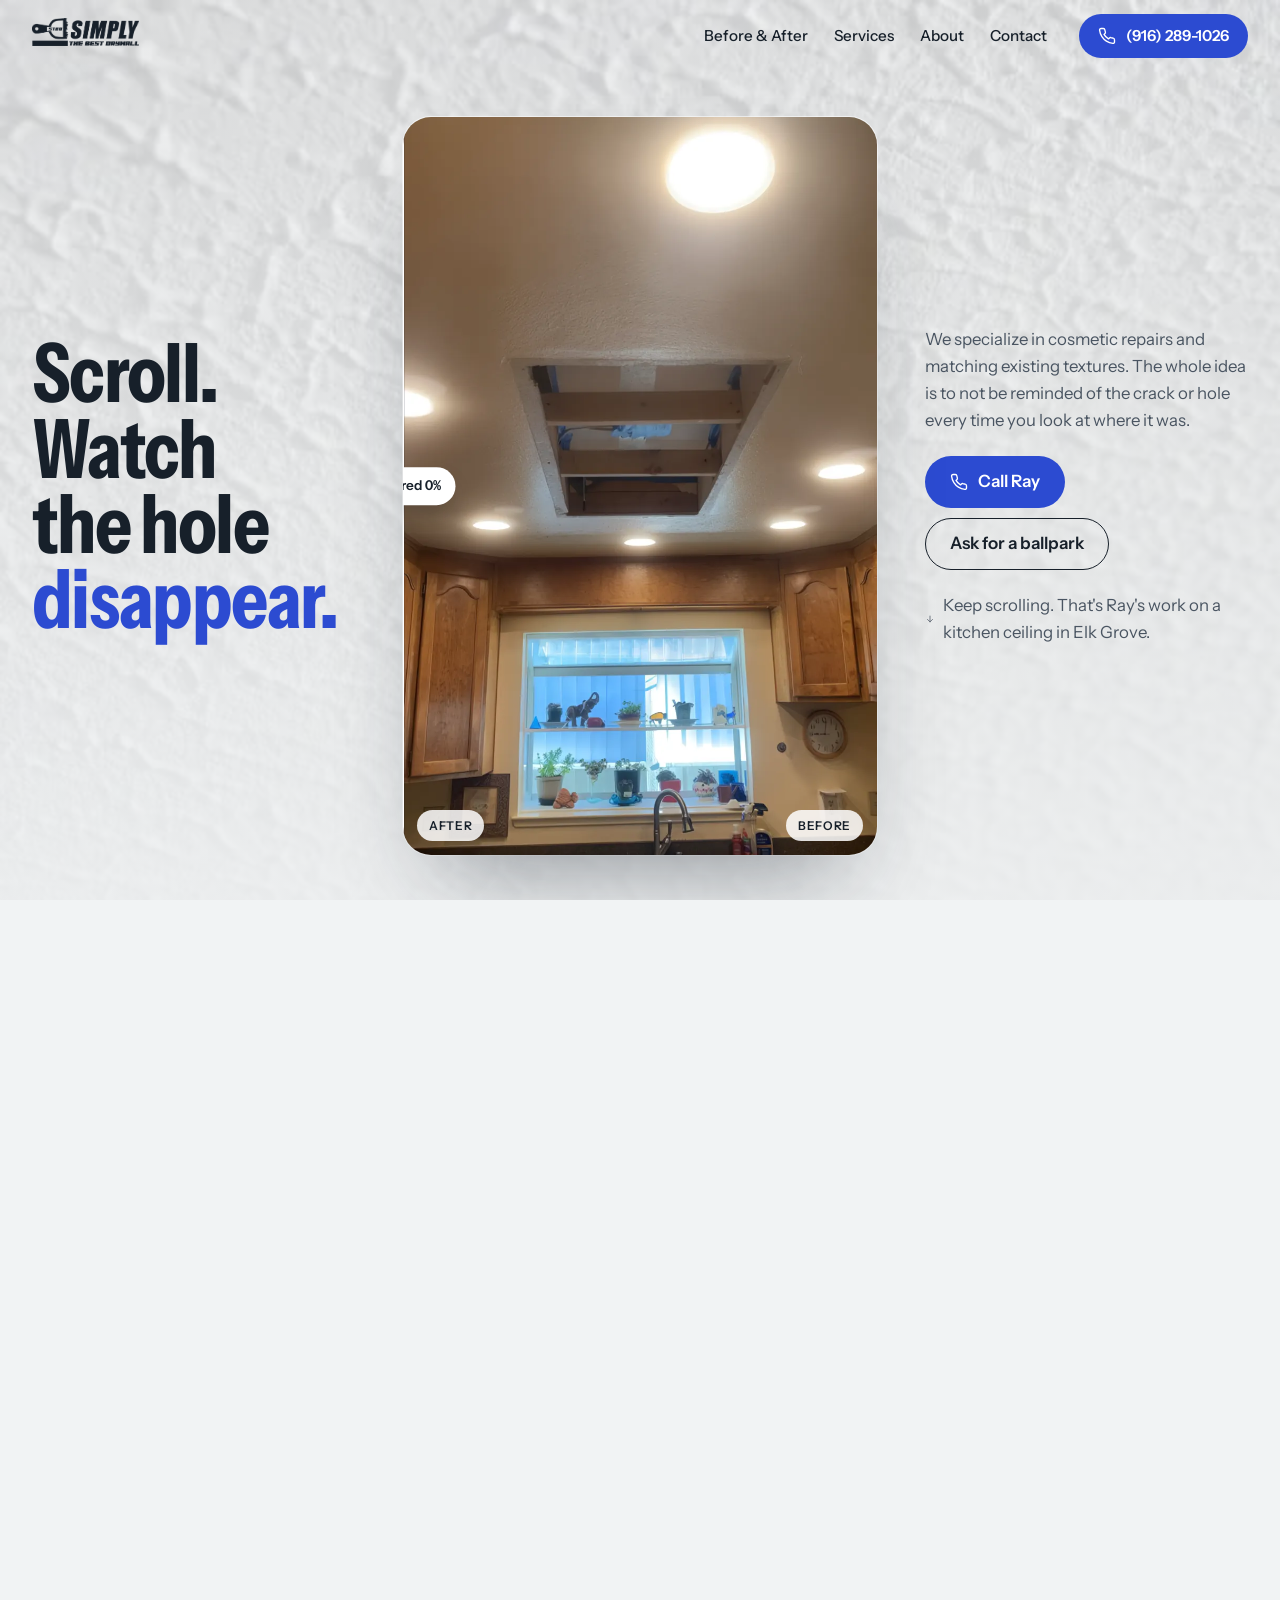
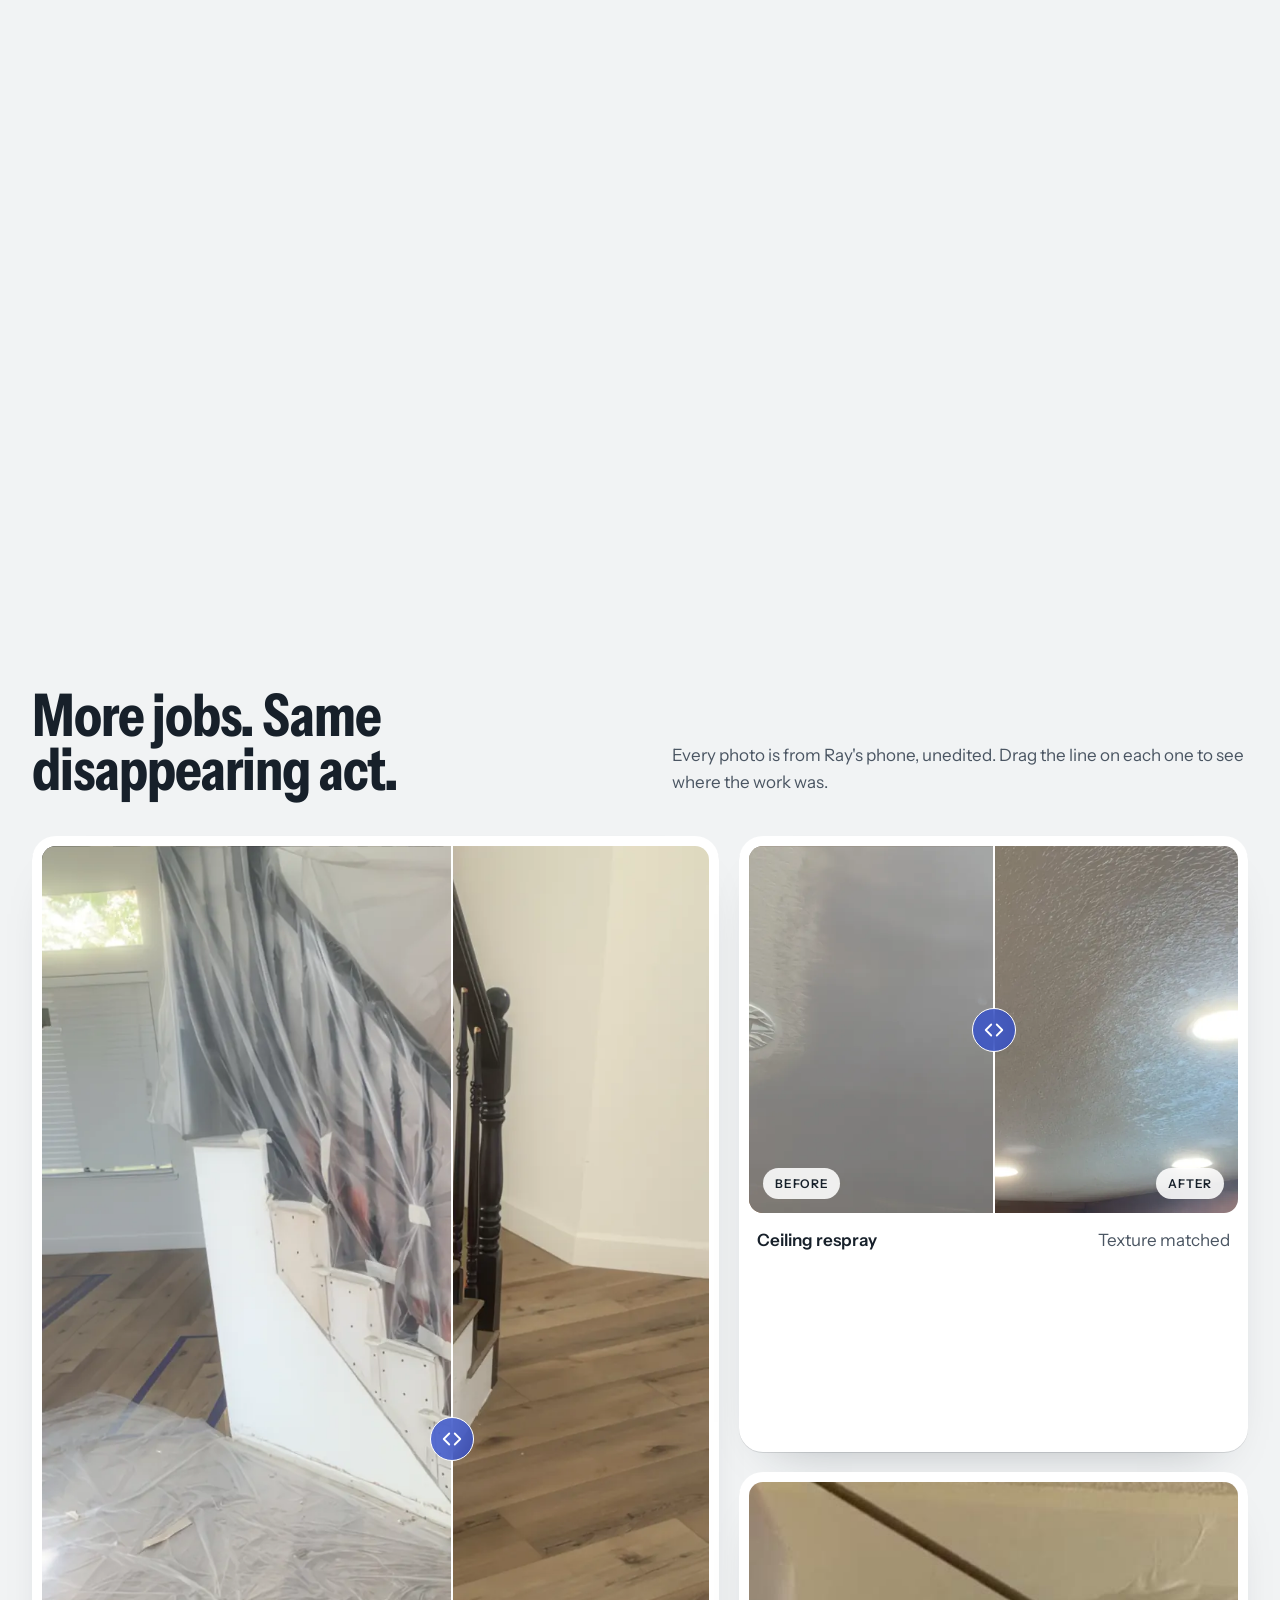
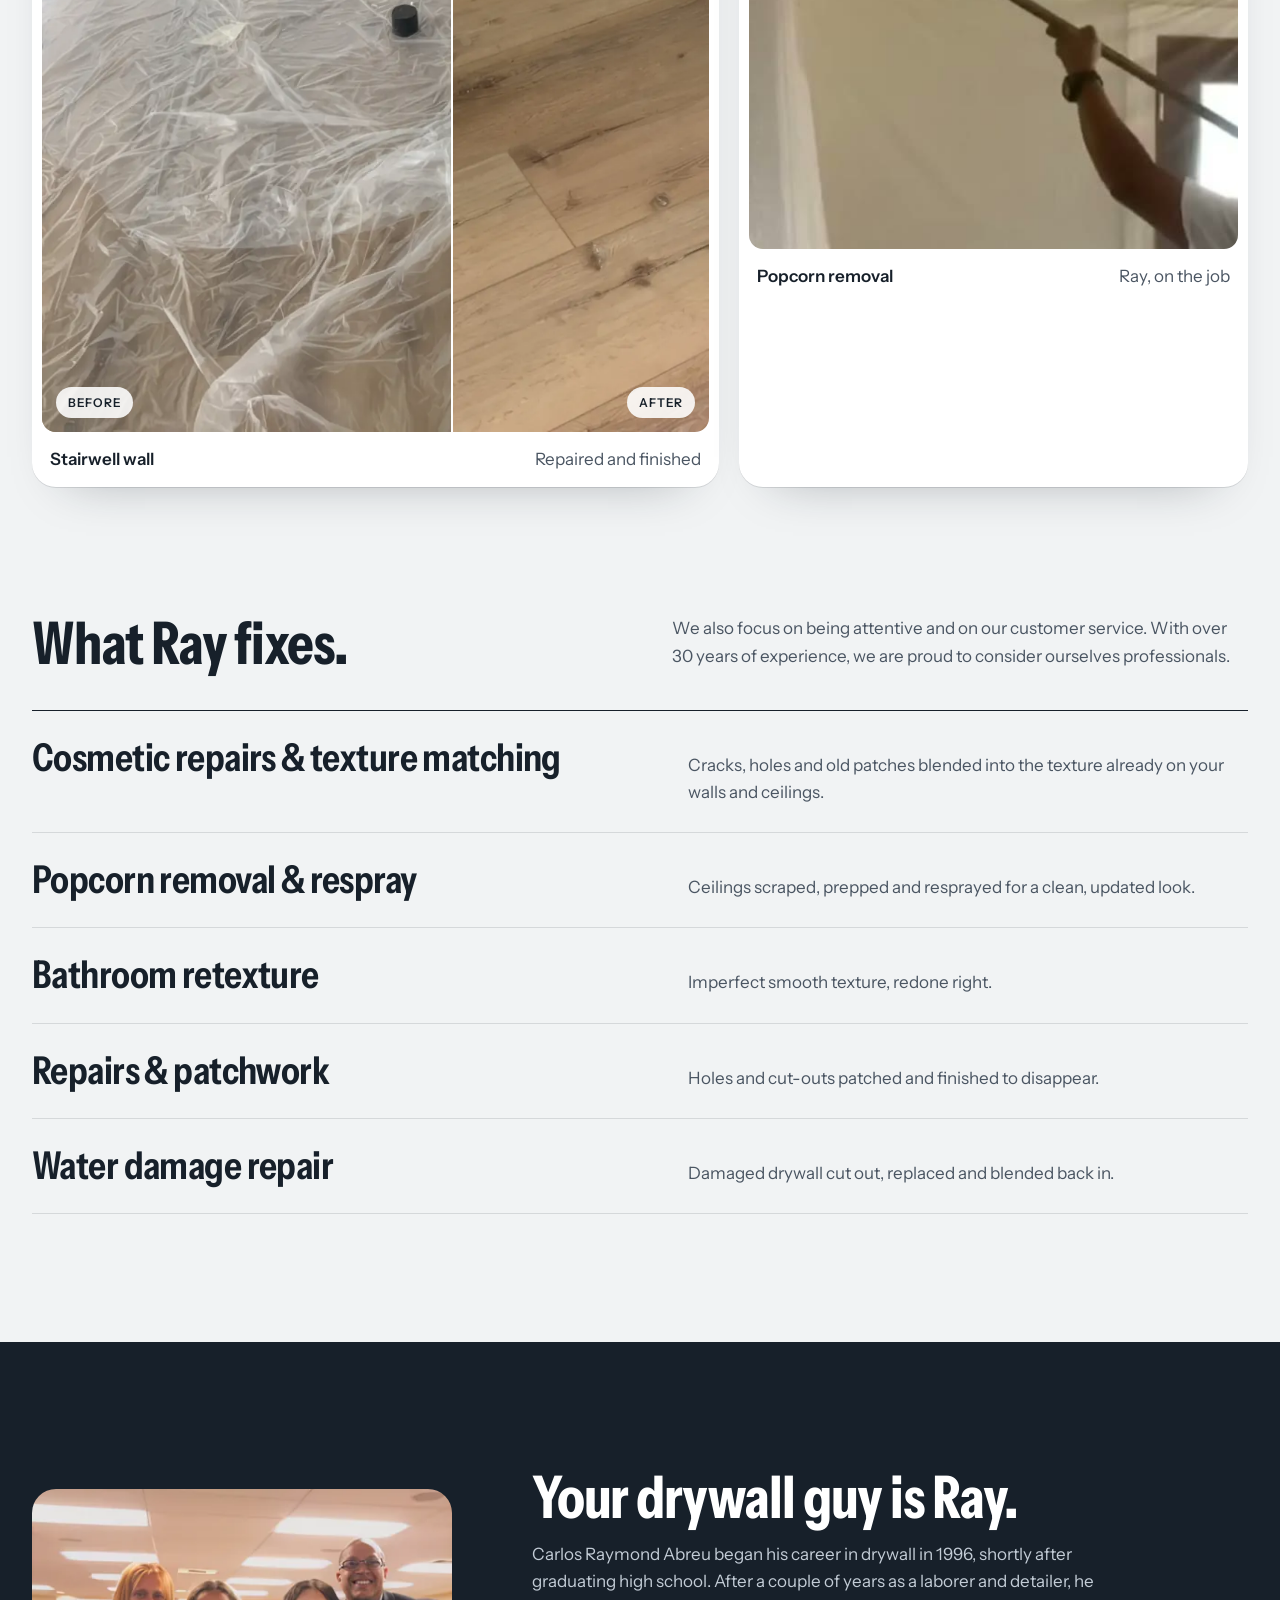
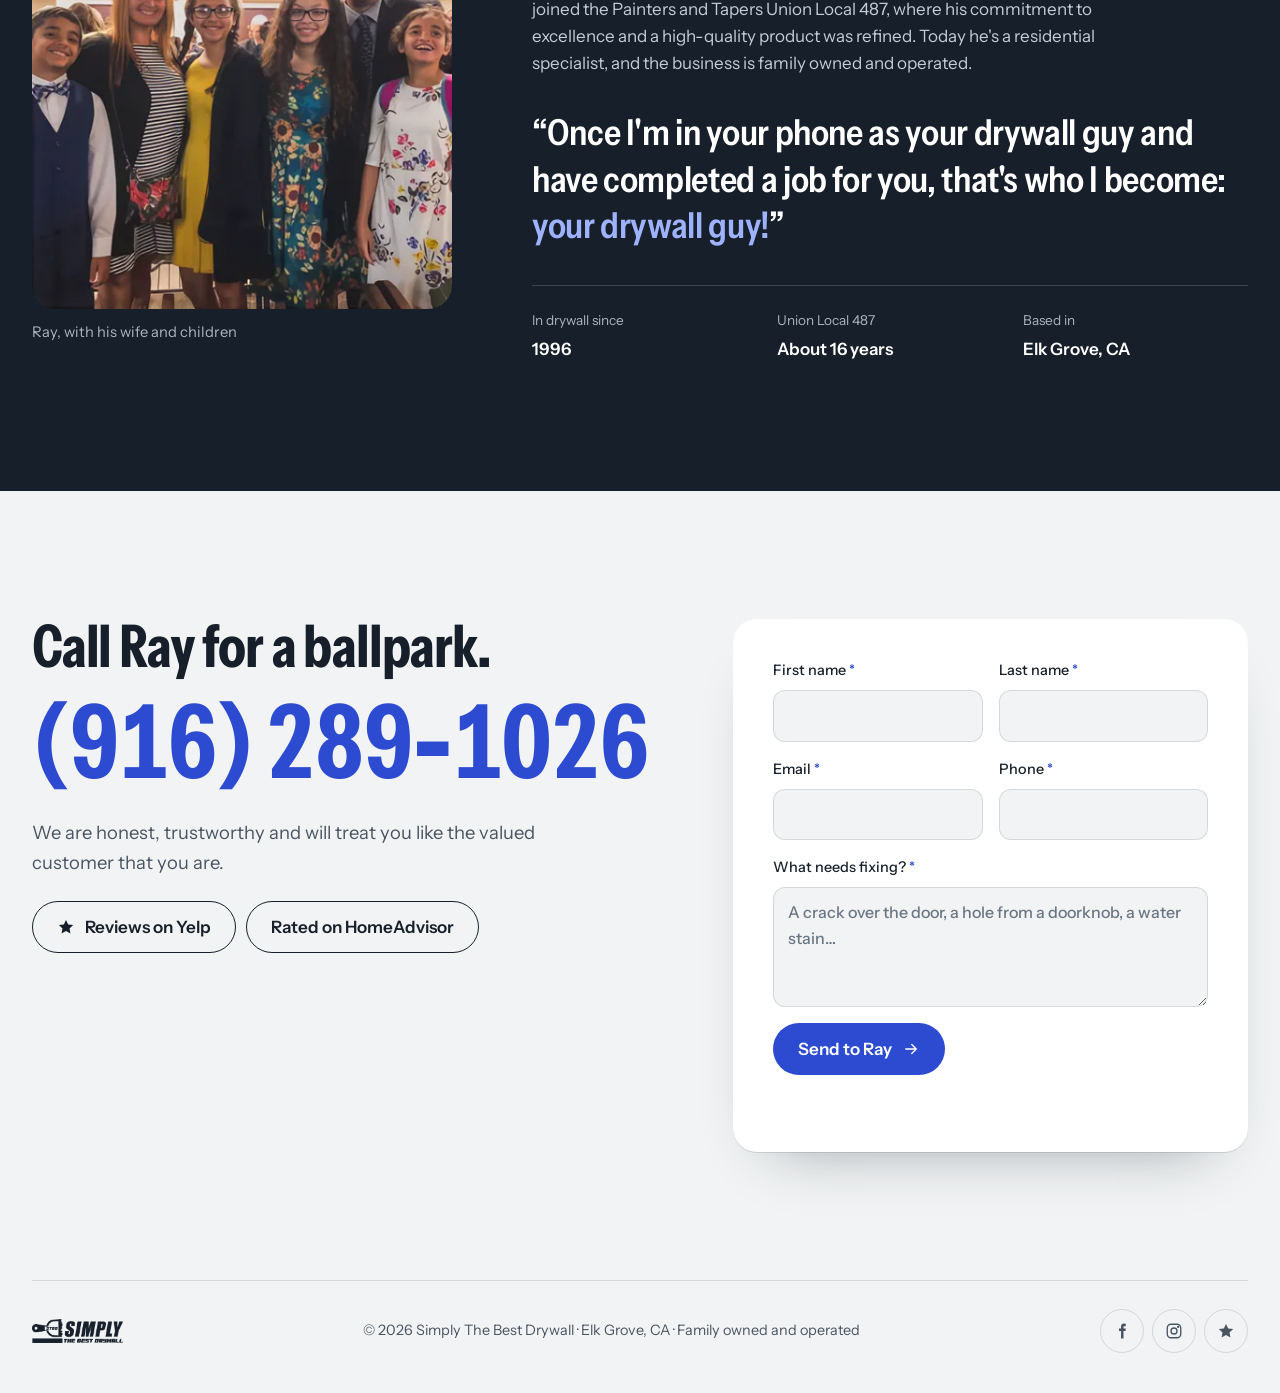
<file: all/options/5-daylight/index.html>
<!doctype html>
<html lang="en">
<head>
<meta charset="utf-8">
<meta name="robots" content="noindex">
<meta name="viewport" content="width=device-width, initial-scale=1">
<title>Simply The Best Drywall · Elk Grove drywall repair</title>
<meta name="description" content="Family owned drywall repair in Elk Grove. Cosmetic repairs and texture matching so you're never reminded of the crack or hole again. Call (916) 289-1026.">
<meta name="theme-color" content="#f1f3f4">
<link rel="icon" type="image/png" href="../../assets/img/favicon.png">
<link rel="preconnect" href="https://fonts.googleapis.com">
<link rel="preconnect" href="https://fonts.gstatic.com" crossorigin>
<link href="https://fonts.googleapis.com/css2?family=Instrument+Sans:wdth,wght@75..100,400..700&display=swap" rel="stylesheet">
<link rel="stylesheet" href="../../assets/base.css?v=3">
<style>
  :root {
    --chalk: #f1f3f4;
    --paper: #ffffff;
    --mist: #e4e8ec;
    --ink: #17202a;
    --ink-2: #4a5562;
    --line: rgba(23, 32, 42, .13);
    --cobalt: #2c4bd1;
    --cobalt-deep: #1e369f;
    --focus: var(--cobalt);
    --r: 24px;
    --section: clamp(80px, 10vw, 136px);
    --skip-bg: var(--ink); --skip-fg: #fff;
    color-scheme: light;
  }
  body { background: var(--chalk); color: var(--ink); font: 400 1.0625rem/1.6 "Instrument Sans", system-ui, sans-serif; caret-color: var(--cobalt); }
  ::selection { background: var(--cobalt); color: #fff; }
  a { text-underline-offset: .2em; text-decoration-thickness: 1px; }
  .wrap { width: min(1240px, 100% - 32px); margin-inline: auto; }
  @media (min-width: 720px) { .wrap { width: min(1240px, 100% - 64px); } }
  .display { font-stretch: 78%; font-weight: 700; letter-spacing: -.02em; line-height: .92; }

  .btn { display: inline-flex; align-items: center; justify-content: center; gap: 10px; min-height: 52px; padding: 0 24px; border-radius: 999px; font-weight: 600; text-decoration: none; border: 1px solid transparent; transition: background .25s, color .25s, transform .3s cubic-bezier(.2,.7,.2,1); white-space: nowrap; }
  .btn svg { width: 18px; height: 18px; flex: none; }
  .btn-cobalt { background: var(--cobalt); color: #fff; }
  .btn-cobalt:hover { background: var(--cobalt-deep); transform: translateY(-2px); }
  .btn-line { border-color: var(--ink); color: var(--ink); }
  .btn-line:hover { background: var(--ink); color: #fff; }

  /* Header sits on the stage, frosts once you scroll past it. */
  .top { position: fixed; inset: 0 0 auto; z-index: 40; transition: background .3s, box-shadow .3s; }
  .top.is-stuck { background: rgba(241,243,244,.82); -webkit-backdrop-filter: blur(14px); backdrop-filter: blur(14px); box-shadow: 0 1px 0 var(--line); }
  .top .wrap { display: flex; align-items: center; gap: 24px; min-height: 72px; }
  .top .logo { --logo-h: 28px; color: var(--ink); }
  .top nav { margin-left: auto; display: none; }
  .top nav ul { display: flex; gap: 26px; list-style: none; margin: 0; padding: 0; }
  .top nav a { text-decoration: none; font-weight: 500; font-size: .95rem; padding: 10px 0; }
  .top nav a:hover { color: var(--cobalt); }
  .top .btn { margin-left: auto; min-height: 44px; padding: 0 18px; font-size: .95rem; }
  @media (min-width: 900px) { .top nav { display: block; } .top .btn { margin-left: 8px; } }
  .top .btn span { display: none; }
  @media (min-width: 520px) { .top .btn span { display: inline; } }

  /* The scrub: a tall section with a sticky stage. Scrolling repairs the ceiling. */
  .scrub { position: relative; height: 240vh; }
  .stage { position: sticky; top: 0; height: 100svh; display: grid; align-items: center; overflow: hidden; }
  .stage::before { content: ""; position: absolute; inset: 0; z-index: -1;
    background: linear-gradient(180deg, rgba(241,243,244,.55), rgba(241,243,244,.9)), url(../../assets/img/texture-macro.webp) center / cover;
  }
  @media (min-resolution: 2dppx) { .stage::before { background-image: linear-gradient(180deg, rgba(241,243,244,.55), rgba(241,243,244,.9)), url(../../assets/img/texture-macro@2x.webp); } }
  .stage-grid { display: grid; gap: 18px; padding-top: 72px; height: 100%; grid-template-rows: auto 1fr auto; padding-bottom: 20px; }
  @media (min-width: 1000px) {
    .stage-grid { grid-template-columns: 1fr auto 1fr; grid-template-rows: none; align-items: center; gap: 48px; padding-bottom: 0; }
  }
  .stage h1 { margin: 0; font-size: clamp(2.6rem, 6.4vw, 6.2rem); text-wrap: balance; }
  .stage h1 em { font-style: normal; color: var(--cobalt); }
  .window { position: relative; justify-self: center; height: 100%; max-height: 82svh; aspect-ratio: 9 / 14; border-radius: 28px; overflow: hidden; box-shadow: 0 50px 90px -40px rgba(23,32,42,.45), 0 0 0 1px rgba(255,255,255,.6); min-height: 0; }
  @media (max-width: 999px) { .window { width: min(100%, 420px); height: auto; max-height: none; aspect-ratio: 3 / 4; align-self: start; } }
  .window img { position: absolute; inset: 0; width: 100%; height: 100%; object-fit: cover; object-position: 50% 32%; }
  .window .after { clip-path: inset(0 calc(100% - var(--pos, 0%)) 0 0); }
  .seam { position: absolute; top: 0; bottom: 0; left: var(--pos, 0%); width: 2px; translate: -1px 0; background: #fff; box-shadow: 0 0 0 1px rgba(23,32,42,.15); pointer-events: none; }
  .seam b { position: absolute; top: 50%; left: 50%; translate: -50% -50%; white-space: nowrap; padding: 8px 14px; border-radius: 999px; background: var(--paper); color: var(--ink); font-size: .85rem; font-weight: 600; box-shadow: 0 10px 24px -10px rgba(23,32,42,.4); font-variant-numeric: tabular-nums; }
  .window input[type="range"] { position: absolute; inset: 0; width: 100%; height: 100%; margin: 0; opacity: 0; cursor: ew-resize; -webkit-appearance: none; appearance: none; touch-action: pan-y; }
  .window:has(input:focus-visible) { outline: 3px solid var(--cobalt); outline-offset: 4px; }
  .corner { position: absolute; bottom: 14px; padding: 6px 12px; border-radius: 999px; font-size: .75rem; font-weight: 600; letter-spacing: .06em; text-transform: uppercase; background: rgba(255,255,255,.85); color: var(--ink); pointer-events: none; }
  .corner--before { right: 14px; } .corner--after { left: 14px; }
  .stage-copy { display: grid; gap: 22px; align-content: center; max-width: 30em; }
  .stage-copy p { margin: 0; color: var(--ink-2); font-size: clamp(1.05rem, 1.3vw, 1.2rem); }
  .stage-copy .ctas { display: flex; flex-wrap: wrap; gap: 10px; }
  @media (max-width: 999px) { .stage-copy { display: none; } }
  .scroll-hint { font-size: .9rem; color: var(--ink-2); display: flex; align-items: center; gap: 8px; }
  .scroll-hint svg { width: 16px; height: 16px; }
  /* Phones get the copy after the stage instead of squeezed into it. */
  .after-stage { padding: 28px 0 0; display: grid; gap: 20px; }
  .after-stage p { margin: 0; color: var(--ink-2); font-size: 1.1rem; }
  .after-stage .ctas { display: flex; flex-wrap: wrap; gap: 10px; }
  @media (min-width: 1000px) { .after-stage { display: none; } }
  /* Reduced motion: no scroll-jacking, just a draggable comparison. */
  .scrub.is-static { height: auto; }
  .scrub.is-static .stage { position: relative; height: auto; padding: 96px 0 24px; }
  .scrub.is-static .stage-grid { padding-top: 0; }
  .scrub.is-static .window { height: min(78svh, 720px); }
  @media (max-width: 999px) { .scrub.is-static .window { height: auto; } }

  section { scroll-margin-top: 80px; }
  .section { padding-top: var(--section); }
  h2 { margin: 0; font-size: clamp(2.2rem, 4.6vw, 4rem); text-wrap: balance; }
  .lede { color: var(--ink-2); max-width: 34em; margin: 0; }

  /* Proof: one large piece and two smaller, not three equal cards. */
  .proof-head { display: grid; gap: 16px 64px; margin-bottom: 40px; }
  @media (min-width: 900px) { .proof-head { grid-template-columns: 1fr 1fr; align-items: end; } }
  .proof { display: grid; gap: 20px; }
  @media (min-width: 900px) { .proof { grid-template-columns: 1.35fr 1fr; grid-template-rows: auto auto; } .proof .big { grid-row: span 2; } }
  .piece { margin: 0; background: var(--paper); border-radius: var(--r); padding: 10px; box-shadow: 0 1px 0 var(--line), 0 24px 50px -36px rgba(23,32,42,.4); }
  .piece .compare, .piece video { border-radius: calc(var(--r) - 10px); width: 100%; object-fit: cover; aspect-ratio: 4 / 3; }
  .piece.big .compare { aspect-ratio: 4 / 5; }
  @media (min-width: 900px) { .piece.big .compare { aspect-ratio: auto; height: 100%; min-height: 560px; } .piece.big { display: grid; grid-template-rows: 1fr auto; } }
  .piece figcaption { display: flex; justify-content: space-between; flex-wrap: wrap; gap: 4px 16px; padding: 14px 8px 4px; }
  .piece figcaption b { font-weight: 600; }
  .piece figcaption span { color: var(--ink-2); }
  .tag { padding: 6px 12px; border-radius: 999px; font-size: .75rem; font-weight: 600; letter-spacing: .06em; text-transform: uppercase; background: rgba(255,255,255,.88); color: var(--ink); }
  .compare { --compare-line: #fff; --compare-knob: rgba(44,75,209,.75); }

  /* Services as a ledger: big names, short notes, hairlines. */
  .ledger { list-style: none; margin: 40px 0 0; padding: 0; border-top: 1px solid var(--ink); }
  .ledger li { display: grid; gap: 6px 40px; padding: 26px 0; border-bottom: 1px solid var(--line); }
  @media (min-width: 900px) { .ledger li { grid-template-columns: 1.1fr 1fr; align-items: baseline; } }
  .ledger h3 { margin: 0; font-size: clamp(1.6rem, 3vw, 2.4rem); font-stretch: 82%; font-weight: 650; letter-spacing: -.015em; line-height: 1.1; transition: color .25s; }
  .ledger li:hover h3 { color: var(--cobalt); }
  .ledger p { margin: 0; color: var(--ink-2); }
  .services-intro { display: grid; gap: 16px 64px; }
  @media (min-width: 900px) { .services-intro { grid-template-columns: 1fr 1fr; align-items: end; } }

  /* Ray: the one ink band on the page. */
  .ray { margin-top: var(--section); background: var(--ink); color: #eef1f4; padding: var(--section) 0; }
  .ray-grid { display: grid; gap: 40px; align-items: center; }
  @media (min-width: 900px) { .ray-grid { grid-template-columns: 420px 1fr; gap: 80px; } }
  .ray figure { margin: 0; }
  .ray img { border-radius: var(--r); width: 100%; aspect-ratio: 1; object-fit: cover; }
  .ray figcaption { margin-top: 12px; color: #a9b4c0; font-size: .92rem; }
  .ray h2 { color: #fff; }
  .ray p { color: #c3ccd6; max-width: 36em; }
  .ray blockquote { margin: 32px 0 0; font-size: clamp(1.5rem, 2.8vw, 2.3rem); font-stretch: 85%; font-weight: 600; line-height: 1.3; letter-spacing: -.01em; color: #fff; max-width: 24em; }
  .ray blockquote span { color: #9fb2ff; }
  .ray dl { display: grid; grid-template-columns: repeat(auto-fit, minmax(150px, 1fr)); gap: 20px; margin: 36px 0 0; padding-top: 24px; border-top: 1px solid rgba(255,255,255,.16); }
  .ray dt { font-size: .85rem; color: #a9b4c0; }
  .ray dd { margin: 4px 0 0; font-weight: 600; color: #fff; }

  /* Contact: the phone number is the headline. */
  .contact { display: grid; gap: 40px; }
  @media (min-width: 960px) { .contact { grid-template-columns: 1.1fr .9fr; gap: 72px; align-items: start; } }
  .call-big { display: block; margin: 20px 0 0; font-size: clamp(2.8rem, 8vw, 6.4rem); font-stretch: 75%; font-weight: 700; line-height: .95; letter-spacing: -.02em; color: var(--cobalt); text-decoration: none; font-variant-numeric: tabular-nums; }
  .call-big:hover { color: var(--cobalt-deep); }
  .contact .promise { margin: 28px 0 0; color: var(--ink-2); max-width: 30em; font-size: 1.15rem; }
  .contact .rev { display: flex; flex-wrap: wrap; gap: 10px; margin-top: 24px; }
  .form-card { background: var(--paper); border-radius: var(--r); padding: clamp(24px, 4vw, 40px); box-shadow: 0 1px 0 var(--line), 0 30px 60px -40px rgba(23,32,42,.45); }
  form { display: grid; gap: 16px; }
  .two { display: grid; gap: 16px; }
  @media (min-width: 560px) { .two { grid-template-columns: 1fr 1fr; } }
  label { display: grid; gap: 8px; font-size: .9rem; font-weight: 500; }
  label abbr { color: var(--cobalt); text-decoration: none; }
  input:not([type="range"]), textarea { width: 100%; min-height: 50px; padding: 12px 14px; border-radius: 12px; border: 1px solid var(--line); background: var(--chalk); font-size: 1rem; transition: border-color .2s, box-shadow .2s, background .2s; }
  textarea { min-height: 120px; resize: vertical; }
  input:not([type="range"]):focus, textarea:focus { outline: none; border-color: var(--cobalt); background: #fff; box-shadow: 0 0 0 3px rgba(44,75,209,.18); }
  input::placeholder, textarea::placeholder { color: #6b7684; }
  form .btn { justify-self: start; }
  [data-form-status] { margin: 0; min-height: 1.4em; color: var(--cobalt-deep); font-size: .92rem; }

  footer { padding: var(--section) 0 40px; }
  .foot { display: flex; flex-wrap: wrap; justify-content: space-between; align-items: center; gap: 16px 24px; border-top: 1px solid var(--line); padding-top: 28px; color: var(--ink-2); font-size: .9rem; }
  .foot .logo { --logo-h: 24px; color: var(--ink); }
  .foot nav { display: flex; gap: 8px; }
  .foot nav a { width: 44px; height: 44px; display: grid; place-items: center; border-radius: 50%; border: 1px solid var(--line); transition: border-color .2s, color .2s; }
  .foot nav a:hover { border-color: var(--cobalt); color: var(--cobalt); }
  .foot svg { width: 18px; height: 18px; }
</style>
</head>
<body>
<a class="skip" href="#main">Skip to content</a>

<svg width="0" height="0" style="position:absolute" aria-hidden="true">
  <symbol id="i-phone" viewBox="0 0 24 24" fill="none" stroke="currentColor" stroke-width="1.8" stroke-linecap="round" stroke-linejoin="round"><path d="M22 16.9v3a2 2 0 0 1-2.2 2 19.8 19.8 0 0 1-8.6-3.1 19.5 19.5 0 0 1-6-6A19.8 19.8 0 0 1 2.1 4.2 2 2 0 0 1 4.1 2h3a2 2 0 0 1 2 1.7c.1 1 .4 1.9.7 2.8a2 2 0 0 1-.5 2.1L8 9.9a16 16 0 0 0 6 6l1.3-1.3a2 2 0 0 1 2.1-.4c.9.3 1.8.6 2.8.7a2 2 0 0 1 1.7 2z"/></symbol>
  <symbol id="i-arrow" viewBox="0 0 24 24" fill="none" stroke="currentColor" stroke-width="1.8" stroke-linecap="round" stroke-linejoin="round"><path d="M5 12h14M13 6l6 6-6 6"/></symbol>
  <symbol id="i-down" viewBox="0 0 24 24" fill="none" stroke="currentColor" stroke-width="1.8" stroke-linecap="round" stroke-linejoin="round"><path d="M12 5v14M6 13l6 6 6-6"/></symbol>
  <symbol id="i-fb" viewBox="0 0 24 24" fill="currentColor"><path d="M14 8.5V6.8c0-.8.2-1.3 1.4-1.3H17V2.2A21 21 0 0 0 14.6 2C12.3 2 10.7 3.4 10.7 6v2.5H8V12h2.7v10H14V12h2.7l.4-3.5z"/></symbol>
  <symbol id="i-ig" viewBox="0 0 24 24" fill="none" stroke="currentColor" stroke-width="1.8"><rect x="3" y="3" width="18" height="18" rx="5"/><circle cx="12" cy="12" r="4"/><circle cx="17.5" cy="6.5" r=".6" fill="currentColor"/></symbol>
  <symbol id="i-star" viewBox="0 0 24 24" fill="currentColor"><path d="m12 2.5 2.9 6 6.6.9-4.8 4.6 1.2 6.5L12 17.4l-5.9 3.1 1.2-6.5L2.5 9.4l6.6-.9z"/></symbol>
</svg>

<header class="top" id="top">
  <div class="wrap">
    <a href="#main" aria-label="Simply The Best Drywall, home"><span class="logo" role="img" aria-label="Simply The Best Drywall"></span></a>
    <nav aria-label="Main">
      <ul>
        <li><a href="#work">Before &amp; After</a></li>
        <li><a href="#services">Services</a></li>
        <li><a href="#about">About</a></li>
        <li><a href="#contact">Contact</a></li>
      </ul>
    </nav>
    <a class="btn btn-cobalt" href="tel:+19162891026"><svg aria-hidden="true"><use href="#i-phone"/></svg><span>(916) 289-1026</span><b class="sr-only">Call</b></a>
  </div>
</header>

<main id="main">
  <section class="scrub" id="scrub" aria-label="Kitchen ceiling repair, before and after">
    <div class="stage">
      <div class="wrap stage-grid">
        <h1 class="display">Scroll. Watch the hole <em>disappear.</em></h1>
        <div class="window" id="window" style="--pos:0%">
          <img class="before" src="../../assets/img/ceiling-before.webp" srcset="../../assets/img/ceiling-before.webp 450w, ../../assets/img/ceiling-before@2x.webp 900w" sizes="(min-width: 1000px) 520px, 92vw" alt="Before: a large rectangular opening cut into a textured kitchen ceiling" width="450" height="800" fetchpriority="high">
          <img class="after" src="../../assets/img/ceiling-after.webp" srcset="../../assets/img/ceiling-after.webp 450w, ../../assets/img/ceiling-after@2x.webp 900w" sizes="(min-width: 1000px) 520px, 92vw" alt="After: the same ceiling patched and textured, no opening visible" width="450" height="800">
          <span class="corner corner--before">Before</span><span class="corner corner--after">After</span>
          <span class="seam"><b id="seam-label">Repaired 0%</b></span>
          <input type="range" min="0" max="100" value="0" id="scrub-range" aria-label="Drag to compare the kitchen ceiling before and after">
        </div>
        <div class="stage-copy">
          <p>We specialize in cosmetic repairs and matching existing textures. The whole idea is to not be reminded of the crack or hole every time you look at where it was.</p>
          <div class="ctas">
            <a class="btn btn-cobalt" href="tel:+19162891026"><svg aria-hidden="true"><use href="#i-phone"/></svg>Call Ray</a>
            <a class="btn btn-line" href="#contact">Ask for a ballpark</a>
          </div>
          <p class="scroll-hint"><svg aria-hidden="true"><use href="#i-down"/></svg>Keep scrolling. That's Ray's work on a kitchen ceiling in Elk Grove.</p>
        </div>
      </div>
    </div>
  </section>

  <div class="wrap after-stage">
    <p>We specialize in cosmetic repairs and matching existing textures. The whole idea is to not be reminded of the crack or hole every time you look at where it was.</p>
    <div class="ctas">
      <a class="btn btn-cobalt" href="tel:+19162891026"><svg aria-hidden="true"><use href="#i-phone"/></svg>Call Ray</a>
      <a class="btn btn-line" href="#contact">Ask for a ballpark</a>
    </div>
  </div>

  <section class="section" id="work">
    <div class="wrap">
      <div class="proof-head">
        <h2 class="display">More jobs. Same disappearing act.</h2>
        <p class="lede">Every photo is from Ray's phone, unedited. Drag the line on each one to see where the work was.</p>
      </div>
      <div class="proof">
        <figure class="piece big">
          <div class="compare" data-compare>
            <img src="../../assets/img/stairs-after.webp" srcset="../../assets/img/stairs-after.webp 450w, ../../assets/img/stairs-after@2x.webp 900w" sizes="(min-width: 900px) 680px, 92vw" alt="After: smooth, finished stairwell wall beside new wood floors" loading="lazy" width="450" height="800">
            <div class="compare-before"><img src="../../assets/img/stairs-before.webp" srcset="../../assets/img/stairs-before.webp 450w, ../../assets/img/stairs-before@2x.webp 900w" sizes="(min-width: 900px) 680px, 92vw" alt="Before: stairwell wall masked in plastic during the repair" loading="lazy" width="450" height="800"></div>
            <input type="range" min="0" max="100" value="50" aria-label="Compare the stairwell before and after">
            <span class="compare-handle"></span>
            <span class="compare-tag compare-tag--before tag">Before</span><span class="compare-tag compare-tag--after tag">After</span>
          </div>
          <figcaption><b>Stairwell wall</b><span>Repaired and finished</span></figcaption>
        </figure>
        <figure class="piece">
          <div class="compare" data-compare>
            <img src="../../assets/img/skim-after.webp" srcset="../../assets/img/skim-after.webp 450w, ../../assets/img/skim-after@2x.webp 900w" sizes="(min-width: 900px) 500px, 92vw" alt="After: ceiling with an even, matched texture" loading="lazy" width="450" height="800">
            <div class="compare-before"><img src="../../assets/img/skim-before.webp" srcset="../../assets/img/skim-before.webp 450w, ../../assets/img/skim-before@2x.webp 900w" sizes="(min-width: 900px) 500px, 92vw" alt="Before: ceiling patched with smooth compound, texture not yet sprayed" loading="lazy" width="450" height="800"></div>
            <input type="range" min="0" max="100" value="50" aria-label="Compare the ceiling respray before and after">
            <span class="compare-handle"></span>
            <span class="compare-tag compare-tag--before tag">Before</span><span class="compare-tag compare-tag--after tag">After</span>
          </div>
          <figcaption><b>Ceiling respray</b><span>Texture matched</span></figcaption>
        </figure>
        <figure class="piece">
          <video data-loop src="../../assets/video/popcorn-loop.mp4" poster="../../assets/video/popcorn-poster.jpg" autoplay muted loop playsinline preload="none" aria-label="Ray scraping a popcorn ceiling"></video>
          <figcaption><b>Popcorn removal</b><span>Ray, on the job</span></figcaption>
        </figure>
      </div>
    </div>
  </section>

  <section class="section" id="services">
    <div class="wrap">
      <div class="services-intro">
        <h2 class="display">What Ray fixes.</h2>
        <p class="lede">We also focus on being attentive and on our customer service. With over 30 years of experience, we are proud to consider ourselves professionals.</p>
      </div>
      <ul class="ledger">
        <li><h3>Cosmetic repairs &amp; texture matching</h3><p>Cracks, holes and old patches blended into the texture already on your walls and ceilings.</p></li>
        <li><h3>Popcorn removal &amp; respray</h3><p>Ceilings scraped, prepped and resprayed for a clean, updated look.</p></li>
        <li><h3>Bathroom retexture</h3><p>Imperfect smooth texture, redone right.</p></li>
        <li><h3>Repairs &amp; patchwork</h3><p>Holes and cut-outs patched and finished to disappear.</p></li>
        <li><h3>Water damage repair</h3><p>Damaged drywall cut out, replaced and blended back in.</p></li>
      </ul>
    </div>
  </section>

  <section class="ray" id="about">
    <div class="wrap ray-grid">
      <figure>
        <img src="../../assets/img/ray-family.webp" srcset="../../assets/img/ray-family.webp 449w, ../../assets/img/ray-family@2x.webp 898w" sizes="(min-width: 900px) 420px, 92vw" alt="Ray Abreu with his wife and children" loading="lazy" width="449" height="449">
        <figcaption>Ray, with his wife and children</figcaption>
      </figure>
      <div>
        <h2 class="display">Your drywall guy is Ray.</h2>
        <p>Carlos Raymond Abreu began his career in drywall in 1996, shortly after graduating high school. After a couple of years as a laborer and detailer, he joined the Painters and Tapers Union Local 487, where his commitment to excellence and a high-quality product was refined. Today he's a residential specialist, and the business is family owned and operated.</p>
        <blockquote>“Once I'm in your phone as your drywall guy and have completed a job for you, that's who I become: <span>your drywall guy!</span>”</blockquote>
        <dl>
          <div><dt>In drywall since</dt><dd>1996</dd></div>
          <div><dt>Union Local 487</dt><dd>About 16 years</dd></div>
          <div><dt>Based in</dt><dd>Elk Grove, CA</dd></div>
        </dl>
      </div>
    </div>
  </section>

  <section class="section" id="contact">
    <div class="wrap contact">
      <div>
        <h2 class="display">Call Ray for a ballpark.</h2>
        <a class="call-big" href="tel:+19162891026">(916) 289&#8209;1026</a>
        <p class="promise">We are honest, trustworthy and will treat you like the valued customer that you are.</p>
        <div class="rev">
          <a class="btn btn-line" href="http://yelp.com/biz/simply-the-best-drywall-elk-grove" target="_blank" rel="noopener"><svg aria-hidden="true"><use href="#i-star"/></svg>Reviews on Yelp</a>
          <a class="btn btn-line" href="http://www.homeadvisor.com/rated.SimplyTheBest.14765959.html" target="_blank" rel="noopener">Rated on HomeAdvisor</a>
        </div>
      </div>
      <div class="form-card">
        <form data-demo-form>
          <div class="two">
            <label><span>First name <abbr title="required">*</abbr></span><input name="first" autocomplete="given-name" required></label>
            <label><span>Last name <abbr title="required">*</abbr></span><input name="last" autocomplete="family-name" required></label>
          </div>
          <div class="two">
            <label><span>Email <abbr title="required">*</abbr></span><input type="email" name="email" autocomplete="email" required></label>
            <label><span>Phone <abbr title="required">*</abbr></span><input type="tel" name="phone" autocomplete="tel" required></label>
          </div>
          <label><span>What needs fixing? <abbr title="required">*</abbr></span><textarea name="details" required placeholder="A crack over the door, a hole from a doorknob, a water stain…"></textarea></label>
          <button class="btn btn-cobalt" type="submit">Send to Ray <svg aria-hidden="true"><use href="#i-arrow"/></svg></button>
          <p data-form-status role="status"></p>
        </form>
      </div>
    </div>
  </section>
</main>

<footer>
  <div class="wrap foot">
    <span class="logo" role="img" aria-label="Simply The Best Drywall"></span>
    <span>© 2026 Simply The Best Drywall · Elk Grove, CA · Family owned and operated</span>
    <nav aria-label="Social">
      <a href="https://www.facebook.com/simplythebestdrywall/" target="_blank" rel="noopener" aria-label="Facebook"><svg aria-hidden="true"><use href="#i-fb"/></svg></a>
      <a href="https://www.instagram.com/SIMPLYTHEBESTDRYWALL/" target="_blank" rel="noopener" aria-label="Instagram"><svg aria-hidden="true"><use href="#i-ig"/></svg></a>
      <a href="http://yelp.com/biz/simply-the-best-drywall-elk-grove" target="_blank" rel="noopener" aria-label="Yelp"><svg aria-hidden="true"><use href="#i-star"/></svg></a>
    </nav>
  </div>
</footer>

<script src="../../assets/stb.js?v=3"></script>
<script>
{
  // Frost the header once the stage scrolls away.
  const header = document.getElementById('top');
  const scrub = document.getElementById('scrub');
  const win = document.getElementById('window');
  const range = document.getElementById('scrub-range');
  const label = document.getElementById('seam-label');
  const still = matchMedia('(prefers-reduced-motion: reduce)').matches;

  const setPos = v => {
    win.style.setProperty('--pos', v + '%');
    range.value = v;
    const n = Math.round(v);
    label.textContent = n >= 100 ? 'Gone.' : `Repaired ${n}%`;
    range.setAttribute('aria-valuetext', `${n}% repaired`);
  };

  range.addEventListener('input', () => setPos(Number(range.value)));

  if (still) {
    // No scroll-driven motion: the comparison is simply draggable.
    scrub.classList.add('is-static');
    setPos(50);
  } else {
    let ticking = false;
    const update = () => {
      ticking = false;
      const r = scrub.getBoundingClientRect();
      const travel = r.height - innerHeight;
      const p = Math.min(1, Math.max(0, -r.top / travel));
      // Hold briefly at both ends so the before and after each get a moment.
      const q = Math.min(1, Math.max(0, (p - .08) / .8));
      setPos(q * 100);
    };
    addEventListener('scroll', () => { if (!ticking) { ticking = true; requestAnimationFrame(update); } }, { passive: true });
    addEventListener('resize', update);
    update();
  }

  const onScroll = () => header.classList.toggle('is-stuck', scrollY > scrub.offsetHeight - innerHeight + 10);
  addEventListener('scroll', onScroll, { passive: true }); onScroll();
}
</script>
</body>
</html>
</file>
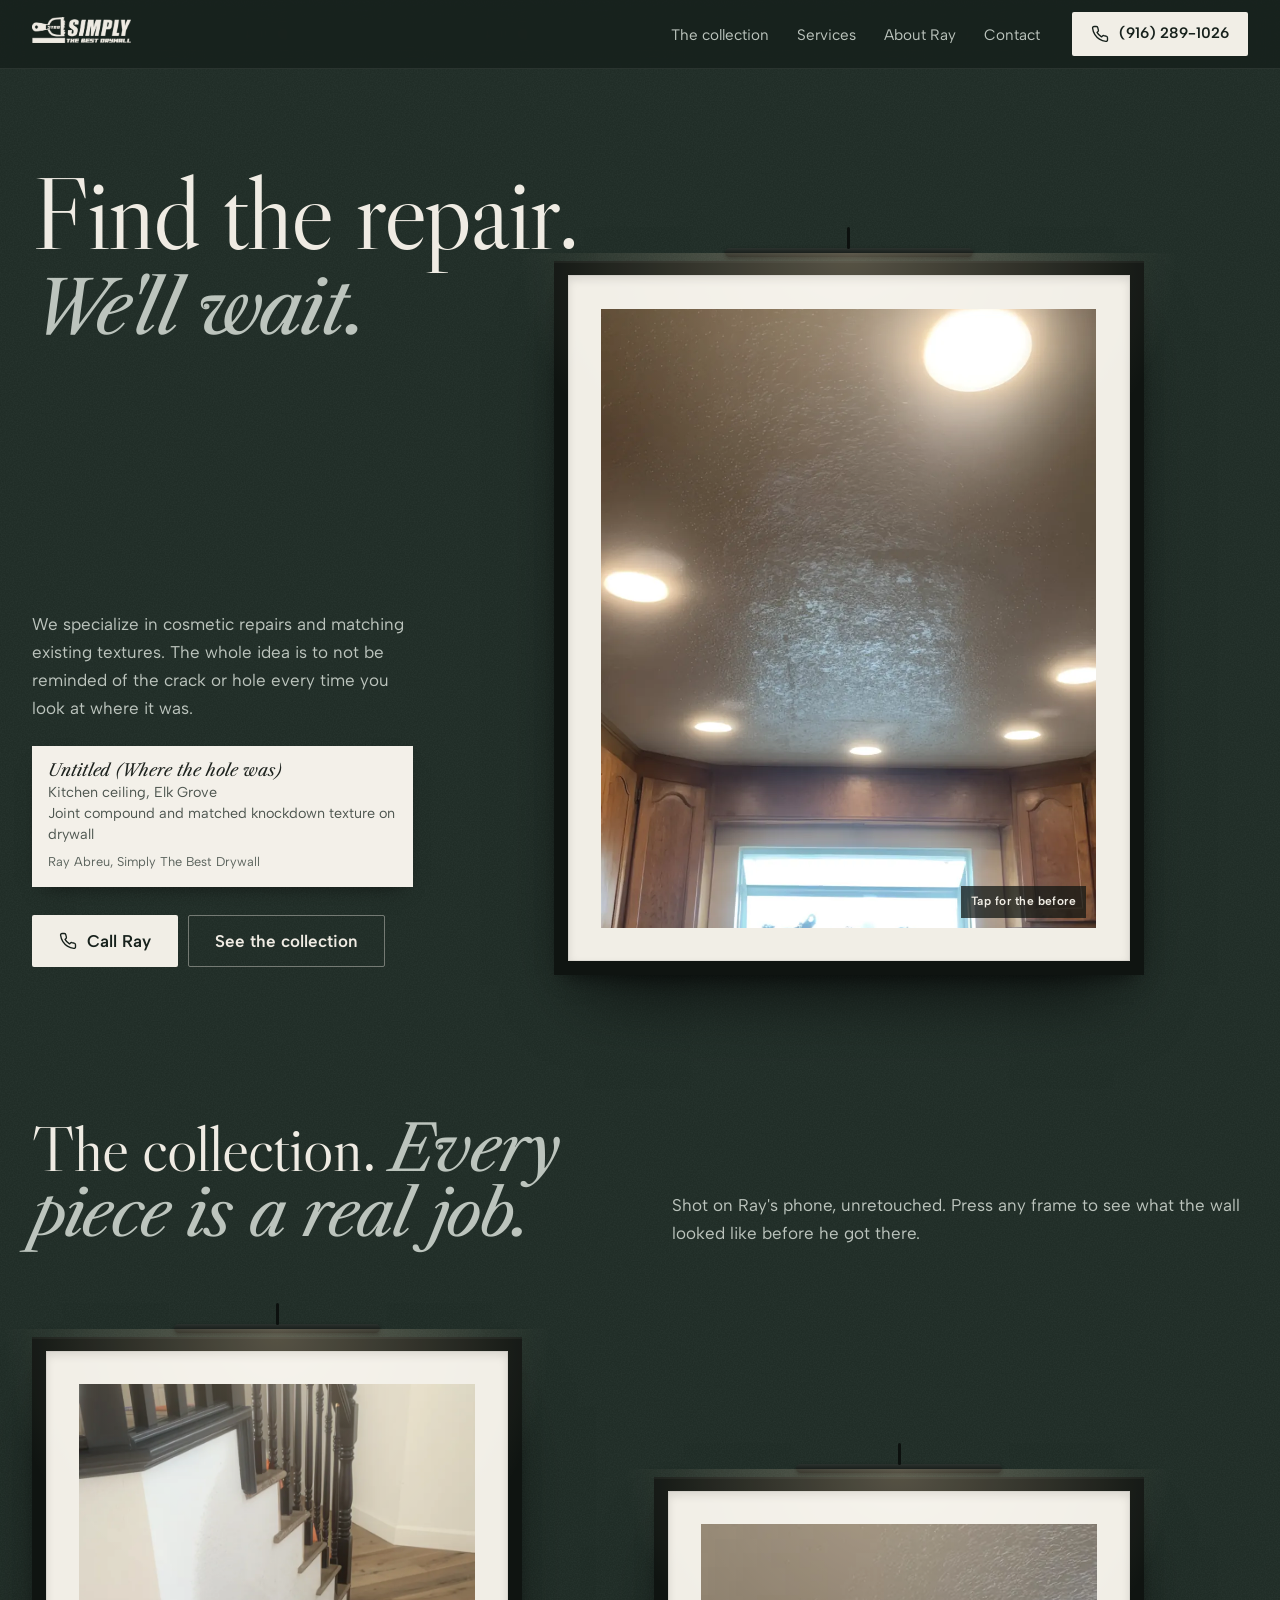
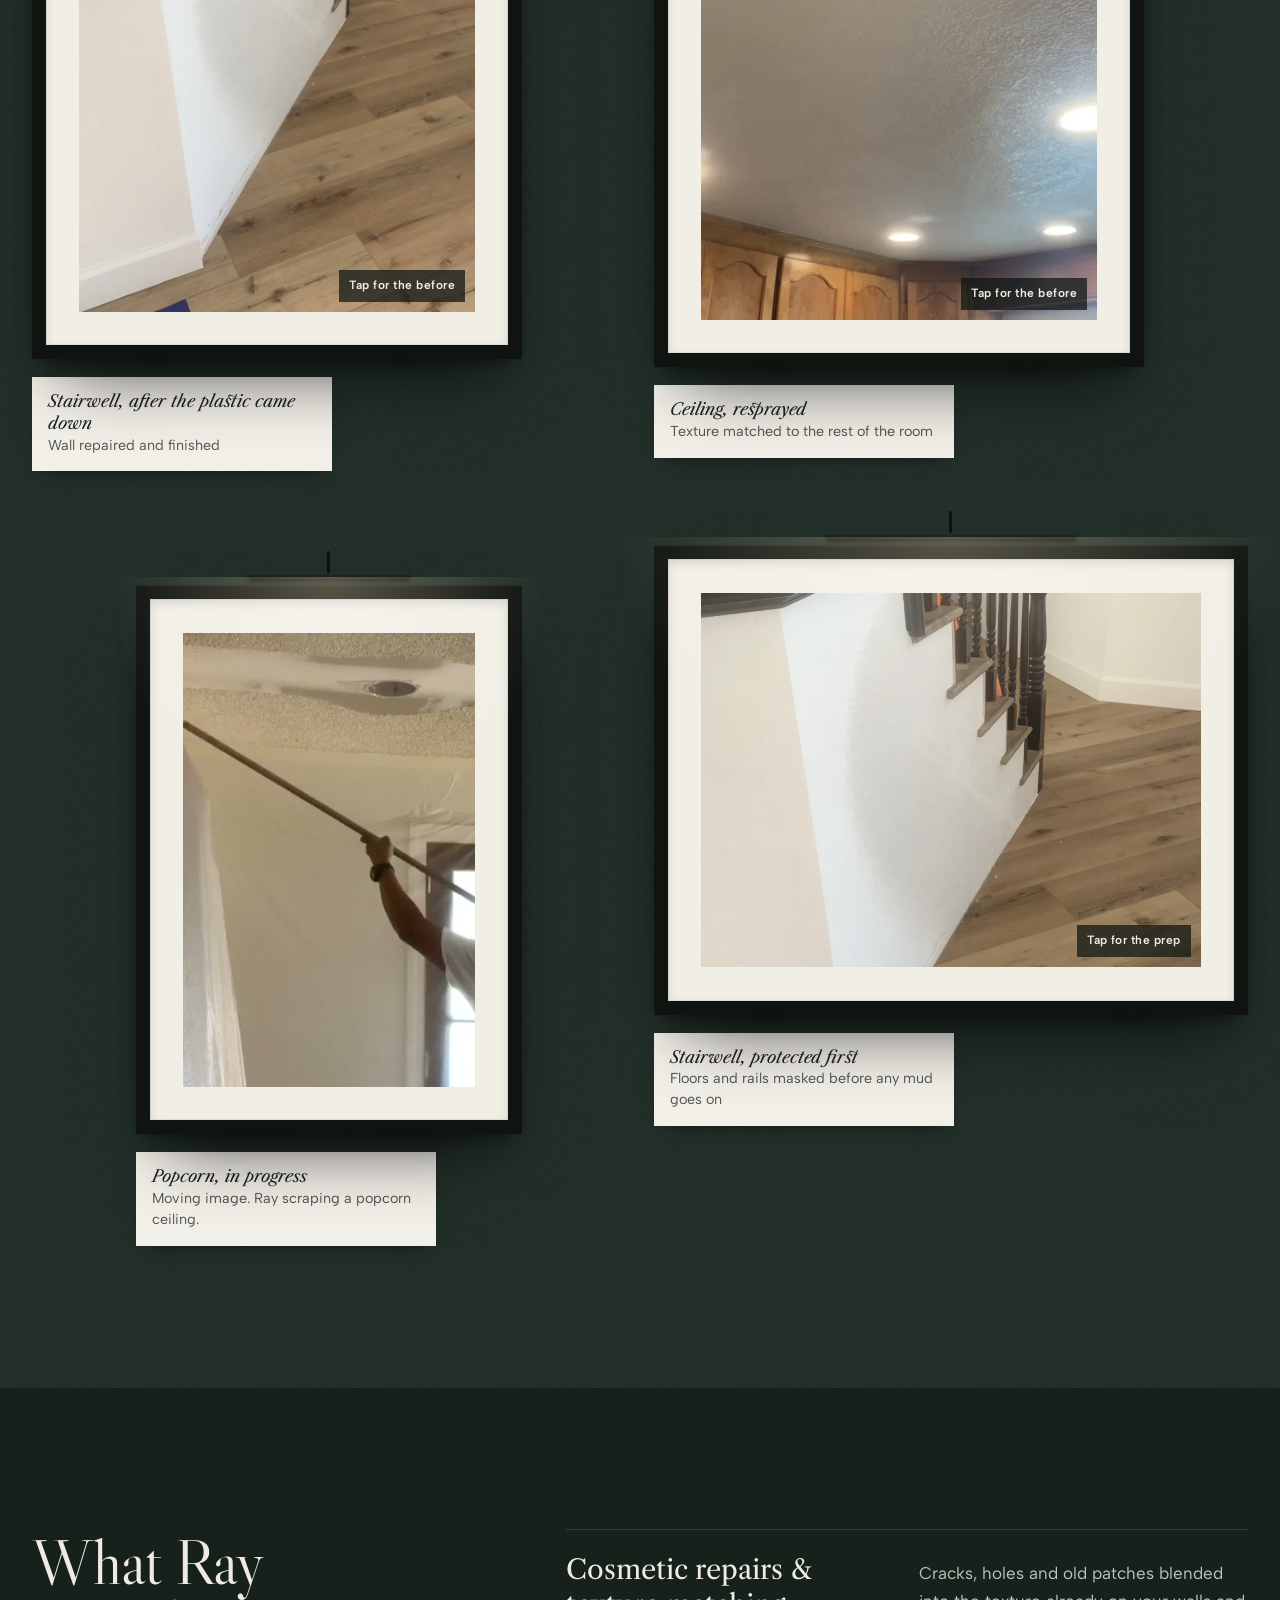
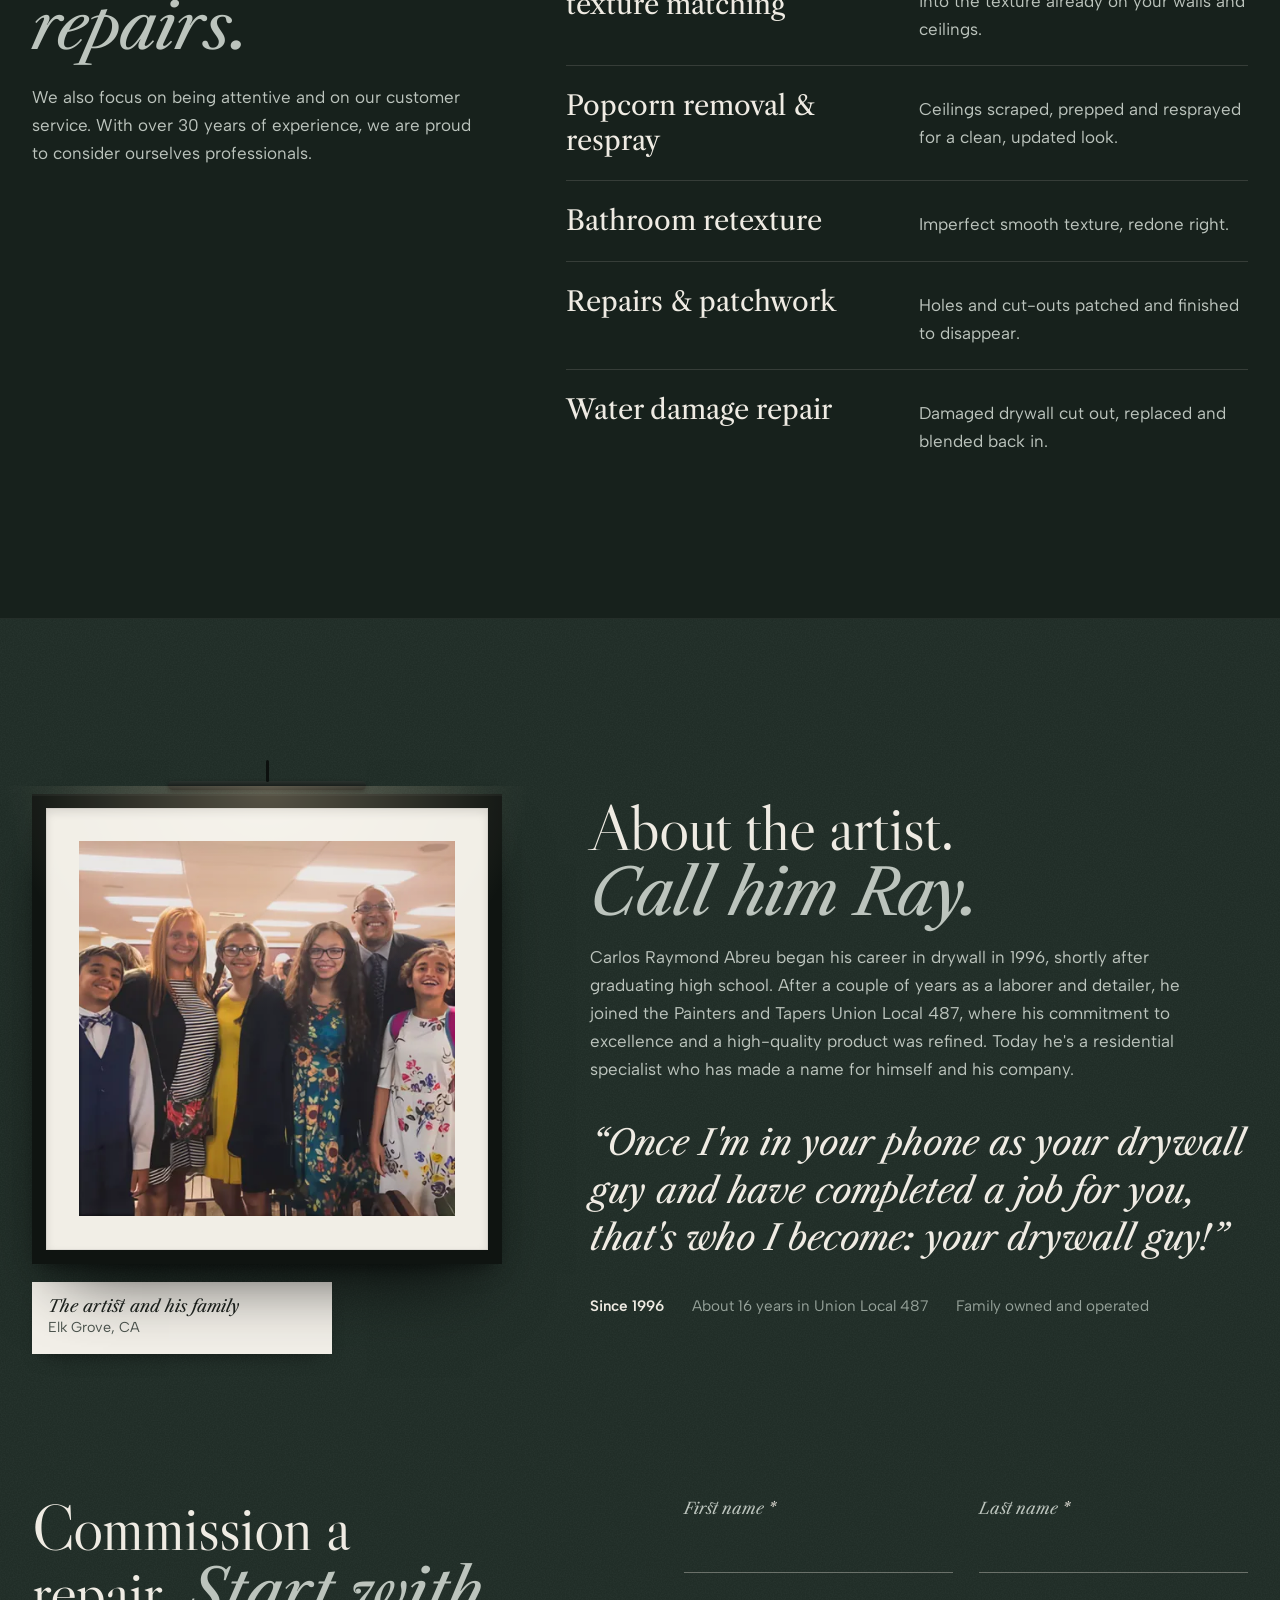
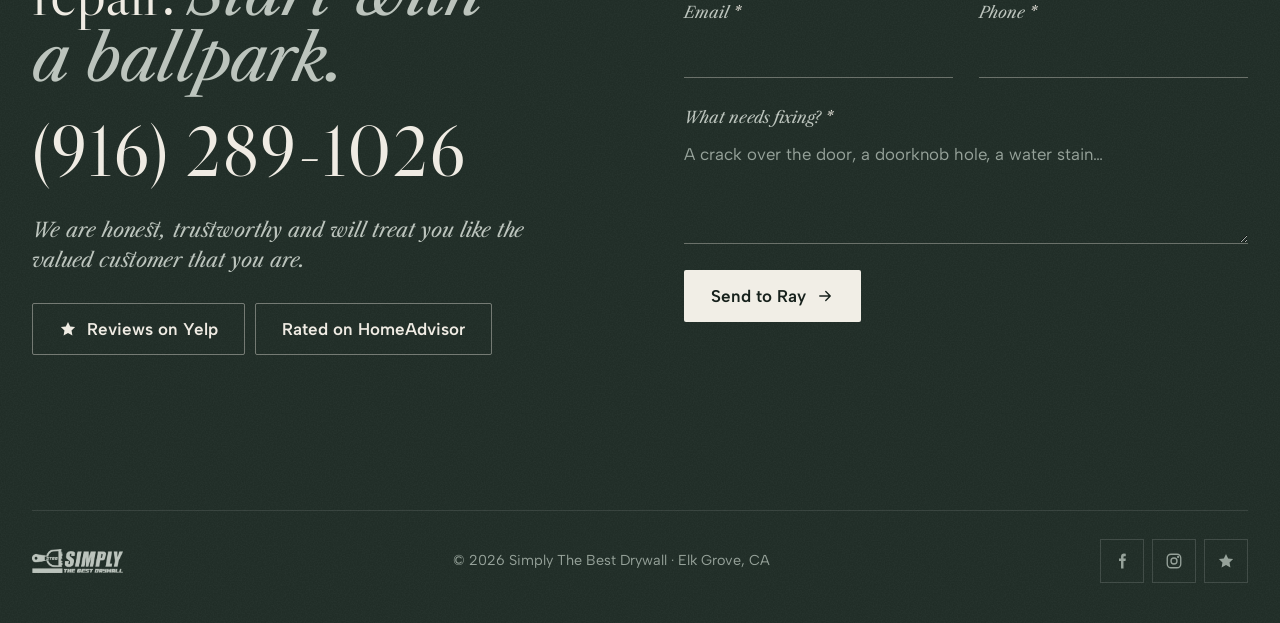
<file: all/options/6-gallery/index.html>
<!doctype html>
<html lang="en">
<head>
<meta charset="utf-8">
<meta name="robots" content="noindex">
<meta name="viewport" content="width=device-width, initial-scale=1">
<title>Simply The Best Drywall · Elk Grove drywall repair</title>
<meta name="description" content="Family owned drywall repair in Elk Grove. Cosmetic repairs and texture matching so you're never reminded of the crack or hole again. Call (916) 289-1026.">
<meta name="theme-color" content="#1d2a24">
<link rel="icon" type="image/png" href="../../assets/img/favicon.png">
<link rel="preconnect" href="https://fonts.googleapis.com">
<link rel="preconnect" href="https://fonts.gstatic.com" crossorigin>
<link href="https://fonts.googleapis.com/css2?family=Albert+Sans:wght@400;500;600&family=Libre+Caslon+Display&family=Libre+Caslon+Text:ital,wght@0,400;1,400&display=swap" rel="stylesheet">
<link rel="stylesheet" href="../../assets/base.css?v=3">
<style>
  :root {
    --wall: #1d2a24;
    --wall-2: #233229;
    --wall-deep: #17211c;
    --ink: #efebe3;
    --ink-2: #bcc4bd;
    --muted: #96a29a;
    --mat: #f1eee6;
    --frame: #0f1411;
    --placard: #f3f0e9;
    --placard-ink: #1e231f;
    --glow: 255, 228, 186;
    --focus: var(--mat);
    --serif: "Libre Caslon Text", Georgia, serif;
    --display: "Libre Caslon Display", Georgia, serif;
    --section: clamp(88px, 11vw, 150px);
    --skip-bg: var(--mat); --skip-fg: var(--wall);
    color-scheme: dark;
  }
  body {
    background: var(--wall); color: var(--ink); font: 400 1.0625rem/1.65 "Albert Sans", system-ui, sans-serif; caret-color: var(--mat);
    /* A faint painted-plaster wall, not a flat fill. */
    background-image: radial-gradient(120vmax 80vmax at 50% -20%, rgba(255,255,255,.05), transparent 60%),
      url("data:image/svg+xml,%3Csvg xmlns='http://www.w3.org/2000/svg' width='240' height='240'%3E%3Cfilter id='n'%3E%3CfeTurbulence type='fractalNoise' baseFrequency='.75' numOctaves='3' stitchTiles='stitch'/%3E%3CfeColorMatrix values='0 0 0 0 1 0 0 0 0 1 0 0 0 0 1 0 0 0 .05 0'/%3E%3C/filter%3E%3Crect width='100%25' height='100%25' filter='url(%23n)'/%3E%3C/svg%3E");
  }
  ::selection { background: var(--mat); color: var(--wall); }
  a { text-underline-offset: .22em; text-decoration-thickness: 1px; }
  .wrap { width: min(1240px, 100% - 32px); margin-inline: auto; }
  @media (min-width: 720px) { .wrap { width: min(1240px, 100% - 64px); } }

  .btn { display: inline-flex; align-items: center; justify-content: center; gap: 10px; min-height: 52px; padding: 0 26px; font-weight: 600; text-decoration: none; border: 1px solid transparent; transition: background .25s, color .25s, border-color .25s; white-space: nowrap; border-radius: 2px; }
  .btn svg { width: 18px; height: 18px; flex: none; }
  .btn-mat { background: var(--mat); color: var(--wall-deep); }
  .btn-mat:hover { background: #fff; }
  .btn-line { border-color: rgba(239,235,227,.4); color: var(--ink); }
  .btn-line:hover { border-color: var(--ink); background: rgba(255,255,255,.05); }

  /* Header: a quiet gallery signage bar. */
  .top { position: sticky; top: 0; z-index: 40; background: rgba(23,33,28,.86); -webkit-backdrop-filter: blur(12px); backdrop-filter: blur(12px); border-bottom: 1px solid rgba(255,255,255,.08); }
  .top .wrap { display: flex; align-items: center; gap: 24px; min-height: 68px; }
  .top .logo { --logo-h: 26px; color: var(--ink); }
  .top nav { margin-left: auto; display: none; }
  .top nav ul { display: flex; gap: 28px; list-style: none; margin: 0; padding: 0; }
  .top nav a { text-decoration: none; font-size: .95rem; color: var(--ink-2); padding: 10px 0; }
  .top nav a:hover { color: var(--ink); text-decoration: underline; }
  .top .btn { margin-left: auto; min-height: 44px; padding: 0 18px; font-size: .95rem; }
  @media (min-width: 900px) { .top nav { display: block; } .top .btn { margin-left: 8px; } }
  .top .btn span { display: none; }
  @media (min-width: 520px) { .top .btn span { display: inline; } }

  /* ---------- An artwork: lamp, frame, mat, placard ---------- */
  .art { position: relative; margin: 0; }
  .lamp { position: relative; height: 34px; display: flex; justify-content: center; pointer-events: none; }
  .lamp::before { /* the fixture: a slim bar on a short arm */
    content: ""; position: absolute; bottom: 4px; width: 42%; height: 9px; border-radius: 6px; background: linear-gradient(180deg, #2b322e, #0c100e); box-shadow: 0 2px 4px rgba(0,0,0,.5);
  }
  .lamp::after { content: ""; position: absolute; bottom: 12px; width: 3px; height: 22px; background: #0c100e; border-radius: 2px; }
  .glow { /* the light it throws down the frame */
    position: absolute; left: -12%; right: -12%; top: 26px; height: 92%; pointer-events: none; z-index: 2;
    background: radial-gradient(60% 55% at 50% 0%, rgba(var(--glow), .30), rgba(var(--glow), .08) 55%, transparent 75%);
    mix-blend-mode: screen; opacity: 0; transition: opacity 1.4s cubic-bezier(.2,.7,.2,1);
  }
  @media (max-width: 899px) { .glow { left: 0; right: 0; } }
  .frame { display: block; width: 100%; padding: 0; border: 0; background: var(--frame); cursor: pointer; text-align: left; position: relative;
    padding: clamp(10px, 1.2vw, 14px); box-shadow: 0 2px 0 rgba(255,255,255,.04) inset, 0 40px 70px -30px rgba(0,0,0,.75), 0 10px 20px -10px rgba(0,0,0,.6);
  }
  .mat { display: block; background: var(--mat); padding: clamp(16px, 2.6vw, 34px); box-shadow: inset 0 0 0 1px rgba(0,0,0,.06), inset 0 4px 10px rgba(0,0,0,.12); }
  .pic { position: relative; display: block; overflow: hidden; aspect-ratio: var(--ar, 3 / 4); background: #222; box-shadow: inset 0 0 0 1px rgba(0,0,0,.15); }
  .pic img, .pic video { position: absolute; inset: 0; width: 100%; height: 100%; object-fit: cover; filter: brightness(.58) saturate(.8); transition: filter 1.4s cubic-bezier(.2,.7,.2,1), opacity .7s ease; }
  .pic .b { opacity: 0; }
  .art.is-lit .glow { opacity: 1; animation: lamp-on 1.1s steps(1, end) 1; }
  .art.is-lit .pic img, .art.is-lit .pic video { filter: none; }
  .art.show-before .pic .b { opacity: 1; }
  @keyframes lamp-on { 0% { opacity: .2; } 12% { opacity: .9; } 20% { opacity: .35; } 30% { opacity: 1; } 100% { opacity: 1; } }
  .frame:focus-visible { outline: 2px solid var(--mat); outline-offset: 6px; border-radius: 0; }
  .peek { position: absolute; right: 10px; bottom: 10px; padding: 6px 10px; font-size: .75rem; font-weight: 600; letter-spacing: .04em; background: rgba(15,20,17,.72); color: var(--mat); pointer-events: none; transition: opacity .3s; }

  .placard { margin-top: 18px; max-width: 300px; background: var(--placard); color: var(--placard-ink); padding: 14px 16px 16px; box-shadow: 0 10px 20px -12px rgba(0,0,0,.6); font-size: .9rem; line-height: 1.45; }
  .placard i { display: block; font-family: var(--serif); font-size: 1.05rem; line-height: 1.3; }
  .placard span { display: block; color: #4d554f; }
  .placard small { display: block; margin-top: 8px; font-size: .8rem; color: #5b635d; }

  /* ---------- Hero: exhibition title, the piece, its label ---------- */
  .hero { padding: clamp(56px, 8vw, 96px) 0 0; }
  .hero h1 { margin: 0; font-family: var(--display); font-weight: 400; font-size: clamp(3rem, 8vw, 7.4rem); line-height: .95; letter-spacing: -.02em; max-width: 11ch; }
  .hero h1 em { font-family: var(--serif); font-style: italic; color: var(--ink-2); font-size: .72em; display: block; margin-top: .14em; }
  .hero-grid { display: grid; gap: 36px; margin-top: clamp(32px, 5vw, 56px); }
  @media (min-width: 960px) {
    .hero-grid { grid-template-columns: repeat(12, 1fr); align-items: end; margin-top: -9vw; }
    .hero-art { grid-column: 6 / 12; grid-row: 1; }
    .hero-label { grid-column: 1 / 5; grid-row: 1; padding-bottom: 8px; }
  }
  .hero-art .pic { --ar: 4 / 5; }
  .hero-art .pic img { object-position: 50% 30%; }
  .hero-label p { color: var(--ink-2); margin: 0 0 24px; max-width: 30em; }
  .hero-label .ctas { display: flex; flex-wrap: wrap; gap: 10px; margin-top: 28px; }
  .hero-label .placard { max-width: none; }

  section { scroll-margin-top: 80px; }
  .section { padding-top: var(--section); }
  h2 { margin: 0; font-family: var(--display); font-weight: 400; font-size: clamp(2.3rem, 5vw, 4.4rem); line-height: 1.02; letter-spacing: -.015em; text-wrap: balance; }
  h2 em { font-family: var(--serif); font-style: italic; color: var(--ink-2); }
  .intro { display: grid; gap: 16px 64px; }
  @media (min-width: 900px) { .intro { grid-template-columns: 1fr 1fr; align-items: end; } }
  .intro p { color: var(--ink-2); margin: 0; max-width: 34em; }

  /* ---------- The collection: a salon hang, not a grid ---------- */
  .salon { display: grid; gap: 64px 28px; margin-top: 56px; }
  @media (min-width: 900px) {
    .salon { grid-template-columns: repeat(12, 1fr); gap: 0 28px; }
    .salon .s1 { grid-column: 1 / 6; }
    .salon .s2 { grid-column: 7 / 12; margin-top: 140px; }
    .salon .s3 { grid-column: 2 / 6; margin-top: 80px; }
    .salon .s4 { grid-column: 7 / 13; margin-top: 40px; }
  }
  .s2 .pic { --ar: 1 / 1; }
  .s3 .pic { --ar: 9 / 14; }
  .s4 .pic { --ar: 4 / 3; }
  .s4 .pic img { object-position: 50% 40%; }

  /* ---------- Room guide (services) ---------- */
  .guide { margin-top: var(--section); background: var(--wall-deep); padding: var(--section) 0; border-block: 1px solid rgba(255,255,255,.06); }
  .guide-grid { display: grid; gap: 40px; }
  @media (min-width: 900px) { .guide-grid { grid-template-columns: .8fr 1.2fr; gap: 80px; } }
  .guide dl { margin: 0; display: grid; gap: 0; }
  .guide dl div { padding: 22px 0; border-top: 1px solid rgba(239,235,227,.14); display: grid; gap: 6px; }
  @media (min-width: 700px) { .guide dl div { grid-template-columns: 1fr 1fr; gap: 24px; align-items: baseline; } }
  .guide dt { font-family: var(--serif); font-size: clamp(1.3rem, 2.2vw, 1.7rem); line-height: 1.3; }
  .guide dd { margin: 0; color: var(--ink-2); }
  .guide .note { color: var(--ink-2); margin: 24px 0 0; max-width: 30em; }

  /* ---------- The artist ---------- */
  .artist { display: grid; gap: 48px; align-items: center; }
  @media (min-width: 900px) { .artist { grid-template-columns: 5fr 7fr; gap: 88px; } }
  .artist .pic { --ar: 1 / 1; }
  .artist p { color: var(--ink-2); max-width: 36em; }
  .artist blockquote { margin: 36px 0 0; padding: 0; font-family: var(--serif); font-style: italic; font-size: clamp(1.5rem, 2.8vw, 2.2rem); line-height: 1.35; max-width: 22em; }
  .artist .facts { list-style: none; margin: 32px 0 0; padding: 0; display: flex; flex-wrap: wrap; gap: 8px 28px; font-size: .95rem; color: var(--muted); }
  .artist .facts b { color: var(--ink); font-weight: 600; }

  /* ---------- Commission (contact): a guest book ---------- */
  .commission { display: grid; gap: 48px; }
  @media (min-width: 960px) { .commission { grid-template-columns: 1fr 1fr; gap: 88px; } }
  .phone { display: inline-block; margin-top: 24px; font-family: var(--display); font-size: clamp(2.4rem, 5.6vw, 4.6rem); line-height: 1; text-decoration: none; }
  .phone:hover { text-decoration: underline; }
  .commission .promise { font-family: var(--serif); font-style: italic; font-size: 1.25rem; line-height: 1.5; color: var(--ink-2); max-width: 26em; margin: 28px 0 0; }
  .commission .rev { display: flex; flex-wrap: wrap; gap: 10px; margin-top: 28px; }
  form { display: grid; gap: 26px; }
  .two { display: grid; gap: 26px; }
  @media (min-width: 560px) { .two { grid-template-columns: 1fr 1fr; } }
  label { display: grid; gap: 4px; font-family: var(--serif); font-style: italic; font-size: 1rem; color: var(--ink-2); }
  label abbr { text-decoration: none; color: var(--ink); }
  input, textarea { width: 100%; min-height: 48px; padding: 8px 0; border: 0; border-bottom: 1px solid rgba(239,235,227,.35); background: transparent; color: var(--ink); font: 400 1.05rem/1.5 "Albert Sans", sans-serif; border-radius: 0; transition: border-color .2s; }
  textarea { min-height: 110px; resize: vertical; }
  input:focus, textarea:focus { outline: none; border-bottom-color: var(--mat); box-shadow: 0 1px 0 var(--mat); }
  input::placeholder, textarea::placeholder { color: var(--muted); }
  form .btn { justify-self: start; }
  [data-form-status] { margin: 0; min-height: 1.4em; color: var(--mat); font-size: .92rem; }

  footer { padding: var(--section) 0 40px; }
  .foot { display: flex; flex-wrap: wrap; justify-content: space-between; align-items: center; gap: 16px 24px; border-top: 1px solid rgba(255,255,255,.1); padding-top: 28px; color: var(--muted); font-size: .9rem; }
  .foot .logo { --logo-h: 24px; color: var(--ink-2); }
  .foot nav { display: flex; gap: 8px; }
  .foot nav a { width: 44px; height: 44px; display: grid; place-items: center; border: 1px solid rgba(255,255,255,.14); transition: border-color .2s; }
  .foot nav a:hover { border-color: var(--mat); }
  .foot svg { width: 18px; height: 18px; }

  @media (prefers-reduced-motion: reduce) { .art .glow { opacity: 1; animation: none !important; } .art .pic img, .art .pic video { filter: none; } }
</style>
</head>
<body>
<a class="skip" href="#main">Skip to content</a>

<svg width="0" height="0" style="position:absolute" aria-hidden="true">
  <symbol id="i-phone" viewBox="0 0 24 24" fill="none" stroke="currentColor" stroke-width="1.8" stroke-linecap="round" stroke-linejoin="round"><path d="M22 16.9v3a2 2 0 0 1-2.2 2 19.8 19.8 0 0 1-8.6-3.1 19.5 19.5 0 0 1-6-6A19.8 19.8 0 0 1 2.1 4.2 2 2 0 0 1 4.1 2h3a2 2 0 0 1 2 1.7c.1 1 .4 1.9.7 2.8a2 2 0 0 1-.5 2.1L8 9.9a16 16 0 0 0 6 6l1.3-1.3a2 2 0 0 1 2.1-.4c.9.3 1.8.6 2.8.7a2 2 0 0 1 1.7 2z"/></symbol>
  <symbol id="i-arrow" viewBox="0 0 24 24" fill="none" stroke="currentColor" stroke-width="1.8" stroke-linecap="round" stroke-linejoin="round"><path d="M5 12h14M13 6l6 6-6 6"/></symbol>
  <symbol id="i-fb" viewBox="0 0 24 24" fill="currentColor"><path d="M14 8.5V6.8c0-.8.2-1.3 1.4-1.3H17V2.2A21 21 0 0 0 14.6 2C12.3 2 10.7 3.4 10.7 6v2.5H8V12h2.7v10H14V12h2.7l.4-3.5z"/></symbol>
  <symbol id="i-ig" viewBox="0 0 24 24" fill="none" stroke="currentColor" stroke-width="1.8"><rect x="3" y="3" width="18" height="18" rx="5"/><circle cx="12" cy="12" r="4"/><circle cx="17.5" cy="6.5" r=".6" fill="currentColor"/></symbol>
  <symbol id="i-star" viewBox="0 0 24 24" fill="currentColor"><path d="m12 2.5 2.9 6 6.6.9-4.8 4.6 1.2 6.5L12 17.4l-5.9 3.1 1.2-6.5L2.5 9.4l6.6-.9z"/></symbol>
</svg>

<header class="top">
  <div class="wrap">
    <a href="#main" aria-label="Simply The Best Drywall, home"><span class="logo" role="img" aria-label="Simply The Best Drywall"></span></a>
    <nav aria-label="Main">
      <ul>
        <li><a href="#work">The collection</a></li>
        <li><a href="#services">Services</a></li>
        <li><a href="#about">About Ray</a></li>
        <li><a href="#contact">Contact</a></li>
      </ul>
    </nav>
    <a class="btn btn-mat" href="tel:+19162891026"><svg aria-hidden="true"><use href="#i-phone"/></svg><span>(916) 289-1026</span><b class="sr-only">Call</b></a>
  </div>
</header>

<main id="main">
  <section class="hero">
    <div class="wrap">
      <h1>Find the repair. <em>We'll wait.</em></h1>
      <div class="hero-grid">
        <figure class="art hero-art" data-art>
          <div class="lamp" aria-hidden="true"></div>
          <div class="glow" aria-hidden="true"></div>
          <button class="frame" type="button" aria-pressed="false" aria-label="Kitchen ceiling repair. Press to switch between the after and before photos.">
            <span class="mat"><span class="pic">
              <img src="../../assets/img/ceiling-after.webp" srcset="../../assets/img/ceiling-after.webp 450w, ../../assets/img/ceiling-after@2x.webp 900w" sizes="(min-width: 960px) 520px, 88vw" alt="" width="450" height="800" fetchpriority="high">
              <img class="b" src="../../assets/img/ceiling-before.webp" srcset="../../assets/img/ceiling-before.webp 450w, ../../assets/img/ceiling-before@2x.webp 900w" sizes="(min-width: 960px) 520px, 88vw" alt="" width="450" height="800">
              <span class="peek" data-peek>Tap for the before</span>
            </span></span>
          </button>
        </figure>
        <div class="hero-label">
          <p>We specialize in cosmetic repairs and matching existing textures. The whole idea is to not be reminded of the crack or hole every time you look at where it was.</p>
          <div class="placard">
            <i>Untitled (Where the hole was)</i>
            <span>Kitchen ceiling, Elk Grove</span>
            <span>Joint compound and matched knockdown texture on drywall</span>
            <small>Ray Abreu, Simply The Best Drywall</small>
          </div>
          <div class="ctas">
            <a class="btn btn-mat" href="tel:+19162891026"><svg aria-hidden="true"><use href="#i-phone"/></svg>Call Ray</a>
            <a class="btn btn-line" href="#work">See the collection</a>
          </div>
        </div>
      </div>
    </div>
  </section>

  <section class="section" id="work">
    <div class="wrap">
      <div class="intro">
        <h2>The collection. <em>Every piece is a real job.</em></h2>
        <p>Shot on Ray's phone, unretouched. Press any frame to see what the wall looked like before he got there.</p>
      </div>
      <div class="salon">
        <figure class="art s1" data-art>
          <div class="lamp" aria-hidden="true"></div>
          <div class="glow" aria-hidden="true"></div>
          <button class="frame" type="button" aria-pressed="false" aria-label="Stairwell wall repair. Press to switch between the after and before photos.">
            <span class="mat"><span class="pic">
              <img src="../../assets/img/stairs-after.webp" srcset="../../assets/img/stairs-after.webp 450w, ../../assets/img/stairs-after@2x.webp 900w" sizes="(min-width: 900px) 440px, 88vw" alt="" loading="lazy" width="450" height="800">
              <img class="b" src="../../assets/img/stairs-before.webp" srcset="../../assets/img/stairs-before.webp 450w, ../../assets/img/stairs-before@2x.webp 900w" sizes="(min-width: 900px) 440px, 88vw" alt="" loading="lazy" width="450" height="800">
              <span class="peek" data-peek>Tap for the before</span>
            </span></span>
          </button>
          <figcaption class="placard"><i>Stairwell, after the plastic came down</i><span>Wall repaired and finished</span></figcaption>
        </figure>
        <figure class="art s2" data-art>
          <div class="lamp" aria-hidden="true"></div>
          <div class="glow" aria-hidden="true"></div>
          <button class="frame" type="button" aria-pressed="false" aria-label="Ceiling respray. Press to switch between the after and before photos.">
            <span class="mat"><span class="pic">
              <img src="../../assets/img/skim-after.webp" srcset="../../assets/img/skim-after.webp 450w, ../../assets/img/skim-after@2x.webp 900w" sizes="(min-width: 900px) 440px, 88vw" alt="" loading="lazy" width="450" height="800">
              <img class="b" src="../../assets/img/skim-before.webp" srcset="../../assets/img/skim-before.webp 450w, ../../assets/img/skim-before@2x.webp 900w" sizes="(min-width: 900px) 440px, 88vw" alt="" loading="lazy" width="450" height="800">
              <span class="peek" data-peek>Tap for the before</span>
            </span></span>
          </button>
          <figcaption class="placard"><i>Ceiling, resprayed</i><span>Texture matched to the rest of the room</span></figcaption>
        </figure>
        <figure class="art s3" data-art>
          <div class="lamp" aria-hidden="true"></div>
          <div class="glow" aria-hidden="true"></div>
          <div class="frame" style="cursor:default">
            <span class="mat"><span class="pic">
              <video data-loop src="../../assets/video/popcorn-loop.mp4" poster="../../assets/video/popcorn-poster.jpg" autoplay muted loop playsinline preload="none" aria-label="Ray scraping a popcorn ceiling"></video>
            </span></span>
          </div>
          <figcaption class="placard"><i>Popcorn, in progress</i><span>Moving image. Ray scraping a popcorn ceiling.</span></figcaption>
        </figure>
        <figure class="art s4" data-art>
          <div class="lamp" aria-hidden="true"></div>
          <div class="glow" aria-hidden="true"></div>
          <button class="frame" type="button" aria-pressed="false" aria-label="Stairwell. Press to switch between the finished and prep photos.">
            <span class="mat"><span class="pic">
              <img src="../../assets/img/stairs-after.webp" srcset="../../assets/img/stairs-after.webp 450w, ../../assets/img/stairs-after@2x.webp 900w" sizes="(min-width: 900px) 560px, 88vw" alt="" loading="lazy" width="450" height="800">
              <img class="b" src="../../assets/img/stairs-prep.webp" srcset="../../assets/img/stairs-prep.webp 450w, ../../assets/img/stairs-prep@2x.webp 900w" sizes="(min-width: 900px) 560px, 88vw" alt="" loading="lazy" width="450" height="800">
              <span class="peek" data-peek>Tap for the prep</span>
            </span></span>
          </button>
          <figcaption class="placard"><i>Stairwell, protected first</i><span>Floors and rails masked before any mud goes on</span></figcaption>
        </figure>
      </div>
    </div>
  </section>

  <section class="guide" id="services">
    <div class="wrap guide-grid">
      <div>
        <h2>What Ray <em>repairs.</em></h2>
        <p class="note">We also focus on being attentive and on our customer service. With over 30 years of experience, we are proud to consider ourselves professionals.</p>
      </div>
      <dl>
        <div><dt>Cosmetic repairs &amp; texture matching</dt><dd>Cracks, holes and old patches blended into the texture already on your walls and ceilings.</dd></div>
        <div><dt>Popcorn removal &amp; respray</dt><dd>Ceilings scraped, prepped and resprayed for a clean, updated look.</dd></div>
        <div><dt>Bathroom retexture</dt><dd>Imperfect smooth texture, redone right.</dd></div>
        <div><dt>Repairs &amp; patchwork</dt><dd>Holes and cut-outs patched and finished to disappear.</dd></div>
        <div><dt>Water damage repair</dt><dd>Damaged drywall cut out, replaced and blended back in.</dd></div>
      </dl>
    </div>
  </section>

  <section class="section" id="about">
    <div class="wrap artist">
      <figure class="art" data-art>
        <div class="lamp" aria-hidden="true"></div>
        <div class="glow" aria-hidden="true"></div>
        <div class="frame" style="cursor:default"><span class="mat"><span class="pic">
          <img src="../../assets/img/ray-family.webp" srcset="../../assets/img/ray-family.webp 449w, ../../assets/img/ray-family@2x.webp 898w" sizes="(min-width: 900px) 440px, 88vw" alt="Ray Abreu with his wife and children" loading="lazy" width="449" height="449">
        </span></span></div>
        <figcaption class="placard"><i>The artist and his family</i><span>Elk Grove, CA</span></figcaption>
      </figure>
      <div>
        <h2>About the artist. <em>Call him Ray.</em></h2>
        <p>Carlos Raymond Abreu began his career in drywall in 1996, shortly after graduating high school. After a couple of years as a laborer and detailer, he joined the Painters and Tapers Union Local 487, where his commitment to excellence and a high-quality product was refined. Today he's a residential specialist who has made a name for himself and his company.</p>
        <blockquote>“Once I'm in your phone as your drywall guy and have completed a job for you, that's who I become: your drywall guy!”</blockquote>
        <ul class="facts">
          <li><b>Since 1996</b></li>
          <li>About 16 years in Union Local 487</li>
          <li>Family owned and operated</li>
        </ul>
      </div>
    </div>
  </section>

  <section class="section" id="contact">
    <div class="wrap commission">
      <div>
        <h2>Commission a repair. <em>Start with a ballpark.</em></h2>
        <a class="phone" href="tel:+19162891026">(916) 289-1026</a>
        <p class="promise">We are honest, trustworthy and will treat you like the valued customer that you are.</p>
        <div class="rev">
          <a class="btn btn-line" href="http://yelp.com/biz/simply-the-best-drywall-elk-grove" target="_blank" rel="noopener"><svg aria-hidden="true"><use href="#i-star"/></svg>Reviews on Yelp</a>
          <a class="btn btn-line" href="http://www.homeadvisor.com/rated.SimplyTheBest.14765959.html" target="_blank" rel="noopener">Rated on HomeAdvisor</a>
        </div>
      </div>
      <form data-demo-form>
        <div class="two">
          <label><span>First name <abbr title="required">*</abbr></span><input name="first" autocomplete="given-name" required></label>
          <label><span>Last name <abbr title="required">*</abbr></span><input name="last" autocomplete="family-name" required></label>
        </div>
        <div class="two">
          <label><span>Email <abbr title="required">*</abbr></span><input type="email" name="email" autocomplete="email" required></label>
          <label><span>Phone <abbr title="required">*</abbr></span><input type="tel" name="phone" autocomplete="tel" required></label>
        </div>
        <label><span>What needs fixing? <abbr title="required">*</abbr></span><textarea name="details" required placeholder="A crack over the door, a doorknob hole, a water stain…"></textarea></label>
        <button class="btn btn-mat" type="submit">Send to Ray <svg aria-hidden="true"><use href="#i-arrow"/></svg></button>
        <p data-form-status role="status"></p>
      </form>
    </div>
  </section>
</main>

<footer>
  <div class="wrap foot">
    <span class="logo" role="img" aria-label="Simply The Best Drywall"></span>
    <span>© 2026 Simply The Best Drywall · Elk Grove, CA</span>
    <nav aria-label="Social">
      <a href="https://www.facebook.com/simplythebestdrywall/" target="_blank" rel="noopener" aria-label="Facebook"><svg aria-hidden="true"><use href="#i-fb"/></svg></a>
      <a href="https://www.instagram.com/SIMPLYTHEBESTDRYWALL/" target="_blank" rel="noopener" aria-label="Instagram"><svg aria-hidden="true"><use href="#i-ig"/></svg></a>
      <a href="http://yelp.com/biz/simply-the-best-drywall-elk-grove" target="_blank" rel="noopener" aria-label="Yelp"><svg aria-hidden="true"><use href="#i-star"/></svg></a>
    </nav>
  </div>
</footer>

<script src="../../assets/stb.js?v=3"></script>
<script>
{
  const still = matchMedia('(prefers-reduced-motion: reduce)').matches;
  const arts = document.querySelectorAll('[data-art]');

  // Picture lights switch on as each piece reaches the middle of the screen.
  if (still || !('IntersectionObserver' in window)) {
    arts.forEach(a => a.classList.add('is-lit'));
  } else {
    const io = new IntersectionObserver(entries => entries.forEach(e => {
      if (e.isIntersecting) { e.target.classList.add('is-lit'); io.unobserve(e.target); }
    }), { rootMargin: '0px 0px -30% 0px', threshold: .25 });
    arts.forEach(a => io.observe(a));
  }

  // Press a frame to swap between the after and the before.
  document.querySelectorAll('button.frame').forEach(btn => {
    const art = btn.closest('.art');
    const peek = btn.querySelector('[data-peek]');
    const word = peek.textContent.includes('prep') ? 'prep' : 'before';
    btn.addEventListener('click', () => {
      const on = art.classList.toggle('show-before');
      art.classList.add('is-lit');
      btn.setAttribute('aria-pressed', on);
      peek.textContent = on ? 'Tap for the after' : `Tap for the ${word}`;
    });
  });
}
</script>
</body>
</html>
</file>
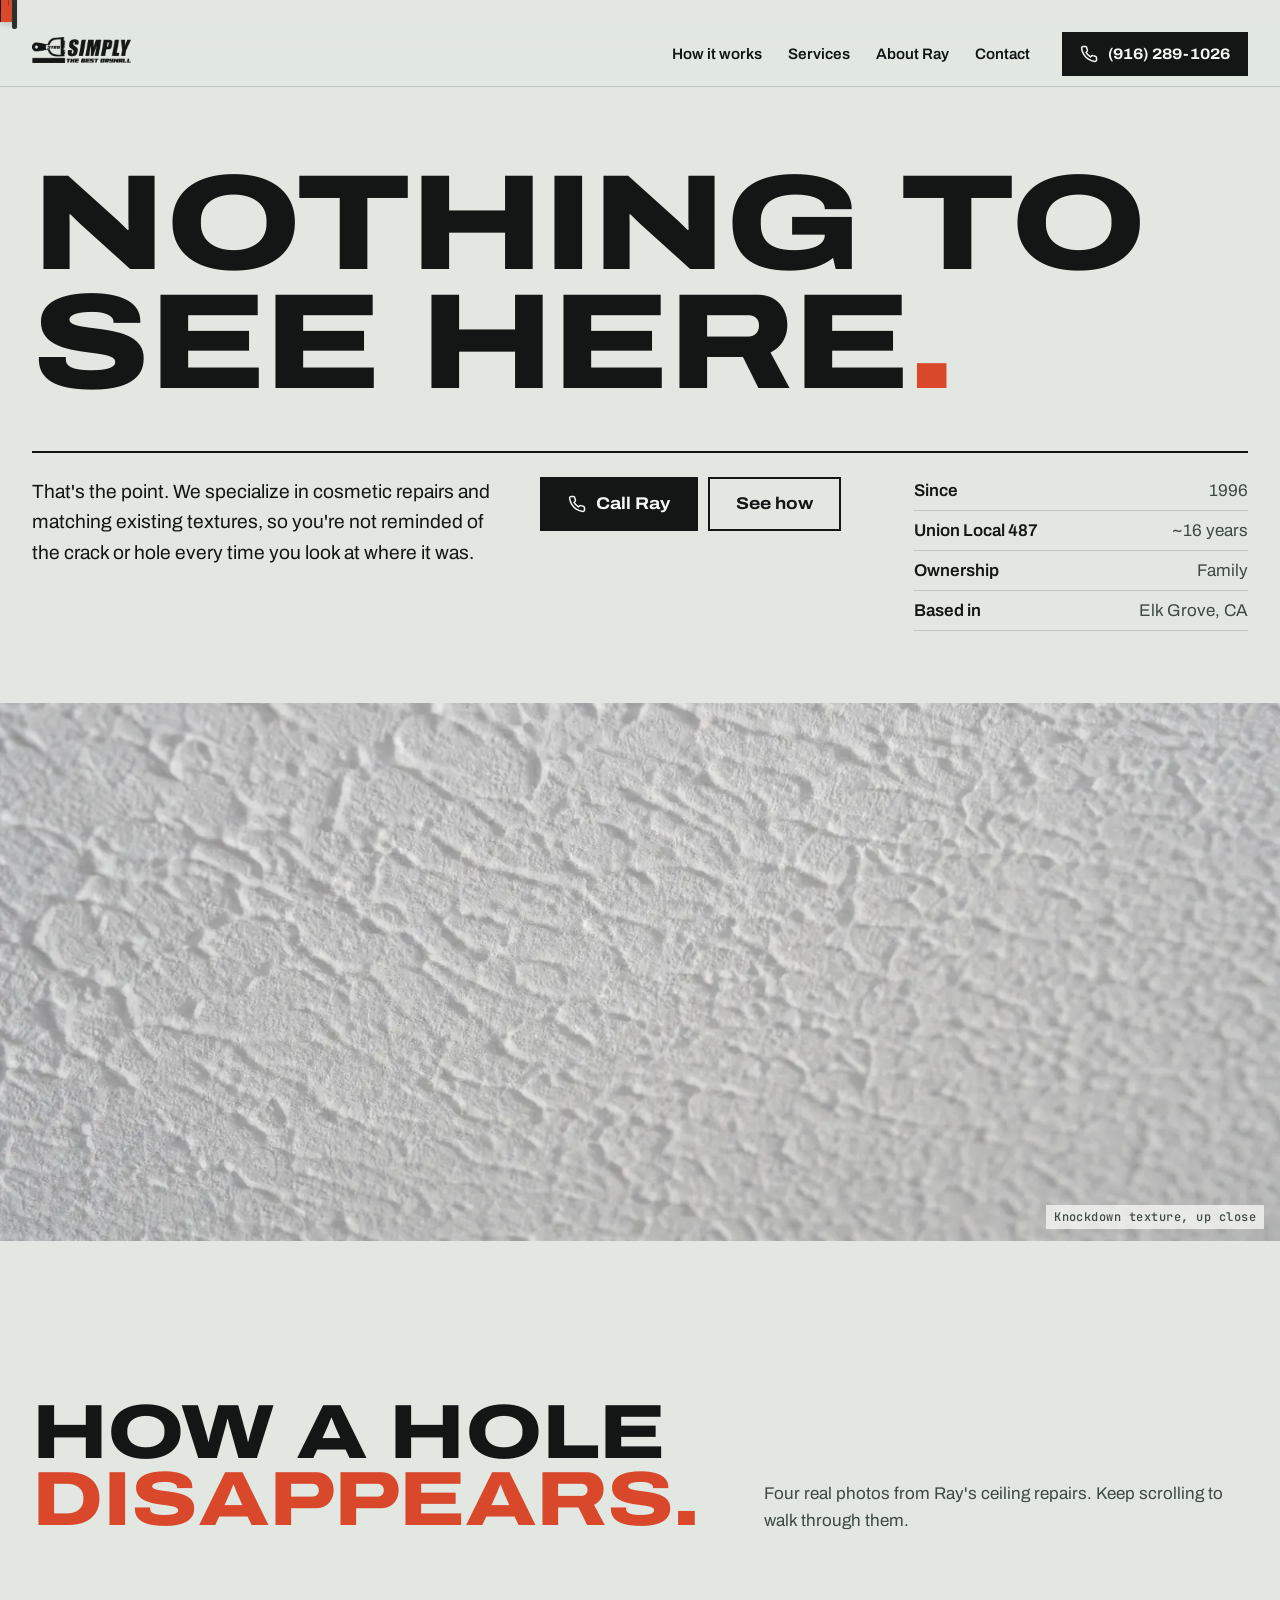
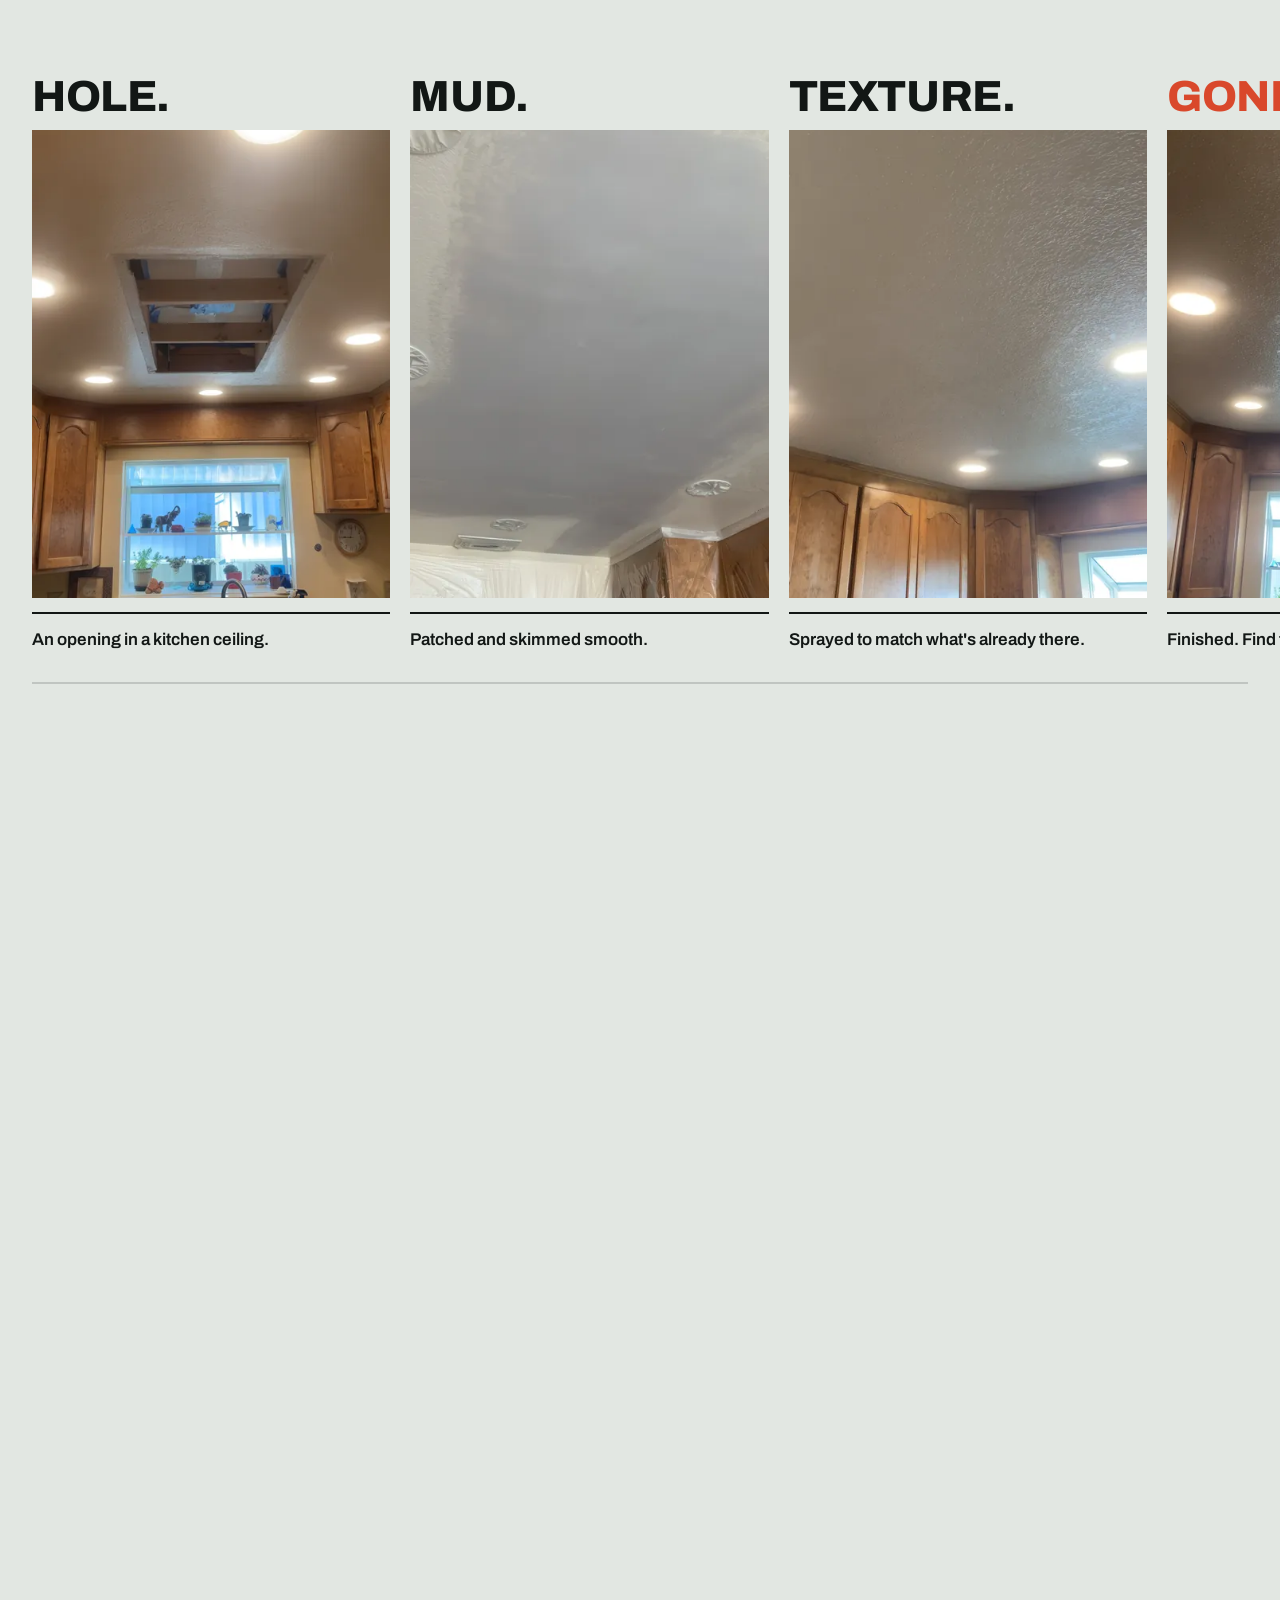
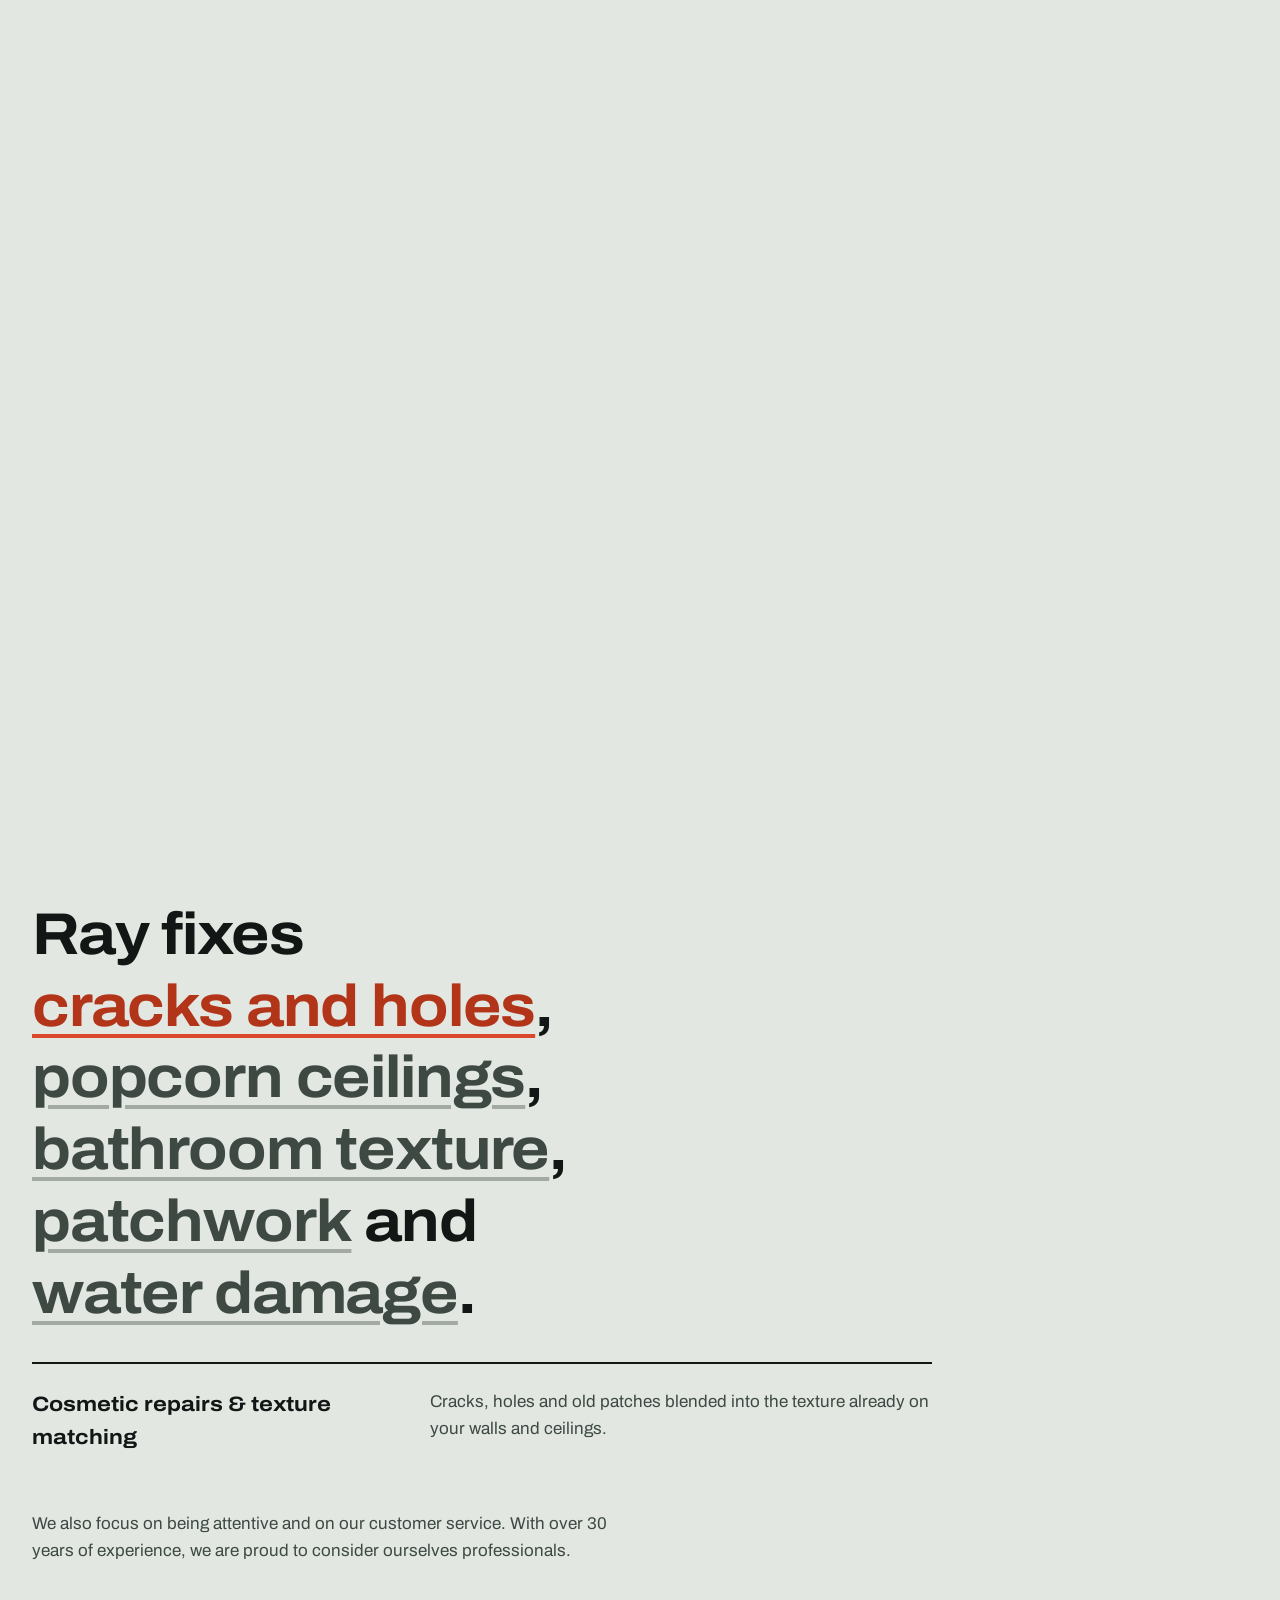
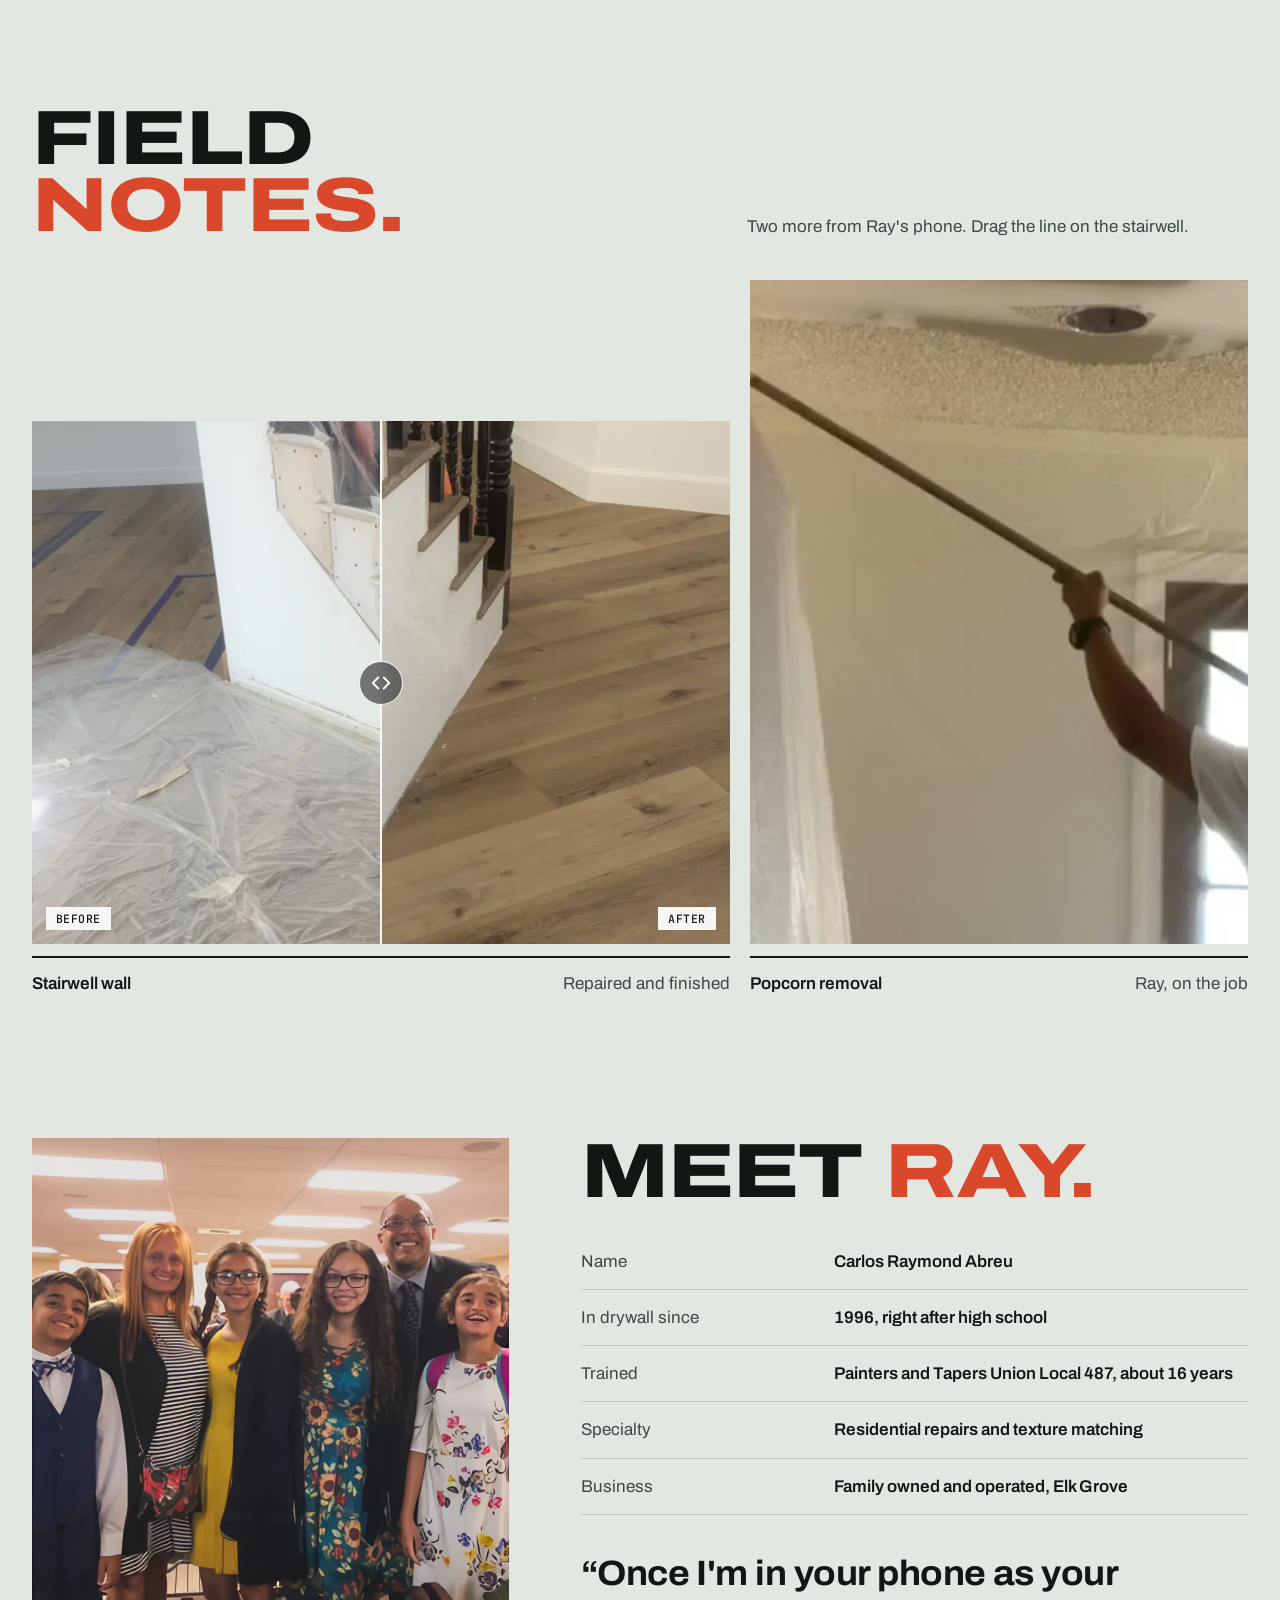
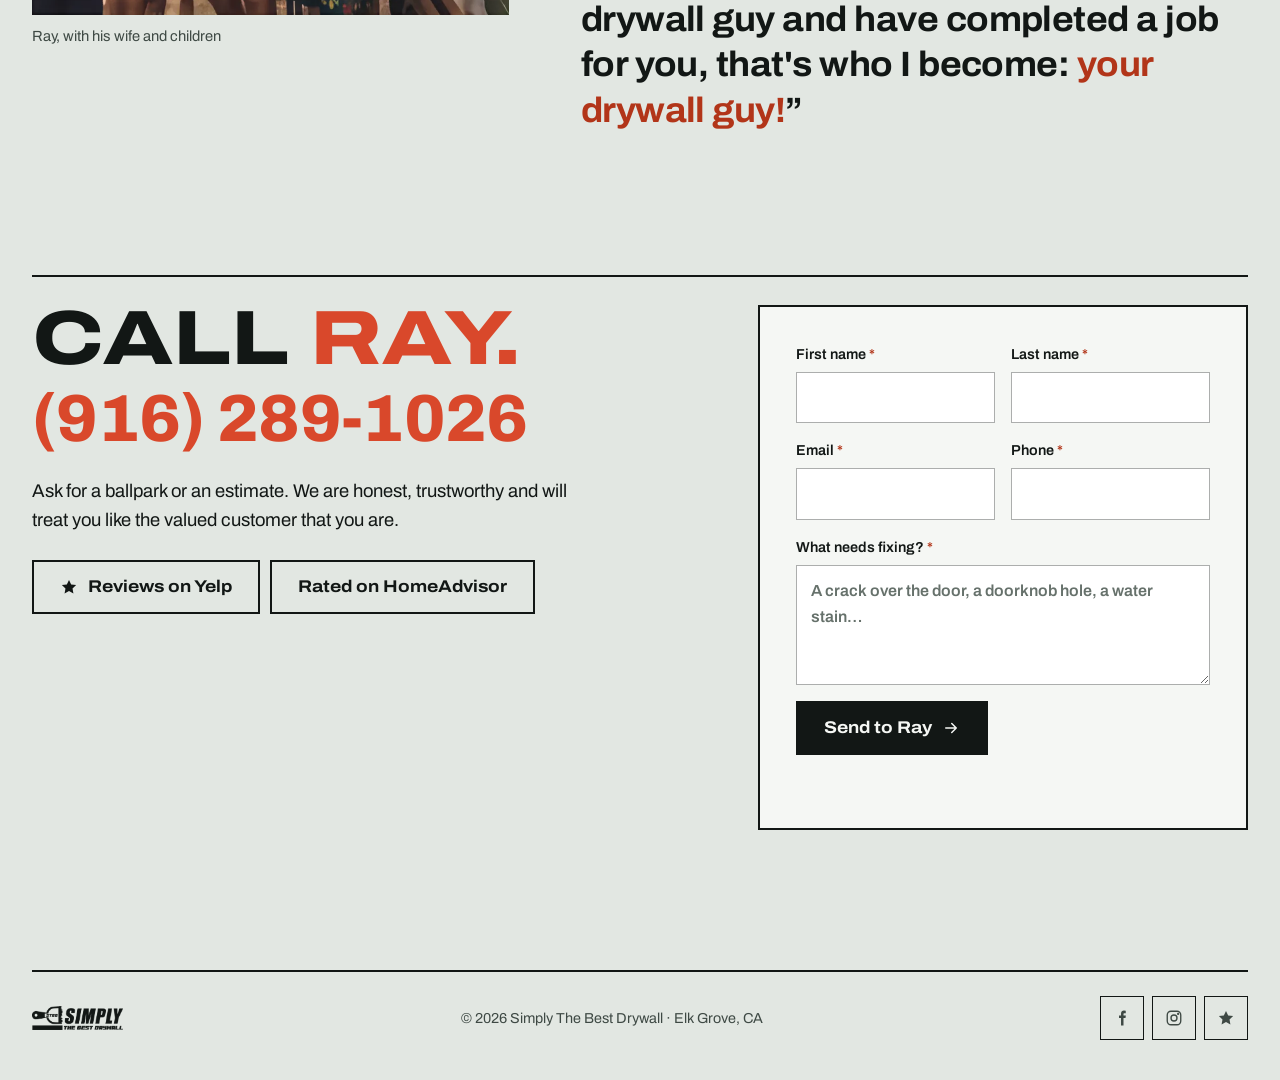
<file: all/options/7-field-report/index.html>
<!doctype html>
<html lang="en">
<head>
<meta charset="utf-8">
<meta name="robots" content="noindex">
<meta name="viewport" content="width=device-width, initial-scale=1">
<title>Simply The Best Drywall · Elk Grove drywall repair</title>
<meta name="description" content="Family owned drywall repair in Elk Grove. Cosmetic repairs and texture matching so you're never reminded of the crack or hole again. Call (916) 289-1026.">
<meta name="theme-color" content="#e2e7e2">
<link rel="icon" type="image/png" href="../../assets/img/favicon.png">
<link rel="preconnect" href="https://fonts.googleapis.com">
<link rel="preconnect" href="https://fonts.gstatic.com" crossorigin>
<link href="https://fonts.googleapis.com/css2?family=Archivo:wdth,wght@62..125,400..900&family=JetBrains+Mono:wght@500&display=swap" rel="stylesheet">
<link rel="stylesheet" href="../../assets/base.css?v=3">
<style>
  :root {
    --ground: #e2e7e2;
    --paper: #f5f7f4;
    --ink: #121715;
    --ink-2: #3e4944;
    --line: rgba(18, 23, 21, .16);
    --signal: #d9482b;
    --signal-ink: #b23519;
    --focus: var(--signal-ink);
    --tape-h: 22px;
    --section: clamp(88px, 11vw, 150px);
    --skip-bg: var(--ink); --skip-fg: var(--paper);
    color-scheme: light;
  }
  body { background: var(--ground); color: var(--ink); font: 400 1.0625rem/1.6 "Archivo", system-ui, sans-serif; font-stretch: 100%; caret-color: var(--signal); }
  ::selection { background: var(--ink); color: var(--paper); }
  a { text-underline-offset: .2em; text-decoration-thickness: 1px; }
  .wrap { width: min(1280px, 100% - 32px); margin-inline: auto; }
  @media (min-width: 720px) { .wrap { width: min(1280px, 100% - 64px); } }
  .x { font-stretch: 125%; font-weight: 800; text-transform: uppercase; letter-spacing: -.01em; line-height: .88; }

  /* ---------- The tape measure: reading progress you can actually read ---------- */
  .tape { position: fixed; top: 0; left: 0; z-index: 60; height: var(--tape-h); width: calc(var(--p, 0) * 100%); min-width: 14px; pointer-events: none; }
  .tape-blade { position: absolute; inset: 0; overflow: hidden; background: var(--signal);
    background-image:
      repeating-linear-gradient(90deg, rgba(18,23,21,.85) 0 1.5px, transparent 1.5px 64px),
      repeating-linear-gradient(90deg, rgba(18,23,21,.7) 0 1px, transparent 1px 32px),
      repeating-linear-gradient(90deg, rgba(18,23,21,.5) 0 1px, transparent 1px 16px),
      repeating-linear-gradient(90deg, rgba(18,23,21,.35) 0 1px, transparent 1px 8px);
    background-size: 100% 100%, 100% 62%, 100% 42%, 100% 26%; background-repeat: no-repeat; box-shadow: 0 2px 6px rgba(0,0,0,.18);
  }
  .tape-nums { position: absolute; left: 0; bottom: 1px; display: flex; font: 500 10px/1 "JetBrains Mono", monospace; color: rgba(18,23,21,.85); }
  .tape-nums span { width: 64px; text-align: right; padding-right: 3px; flex: none; }
  .tape::after { /* the hook at the end of the blade */ content: ""; position: absolute; right: -3px; top: 0; width: 5px; height: calc(var(--tape-h) + 7px); background: #2a302d; border-radius: 0 0 2px 2px; }

  .btn { display: inline-flex; align-items: center; justify-content: center; gap: 10px; min-height: 54px; padding: 0 26px; font-weight: 700; font-stretch: 112%; text-decoration: none; border: 2px solid var(--ink); transition: background .2s, color .2s, transform .25s cubic-bezier(.2,.7,.2,1); white-space: nowrap; }
  .btn svg { width: 18px; height: 18px; flex: none; }
  .btn-ink { background: var(--ink); color: var(--paper); }
  .btn-ink:hover { background: var(--signal-ink); border-color: var(--signal-ink); transform: translateY(-2px); }
  .btn-line { color: var(--ink); }
  .btn-line:hover { background: var(--ink); color: var(--paper); }

  .top { position: sticky; top: var(--tape-h); z-index: 50; background: rgba(226,231,226,.9); -webkit-backdrop-filter: blur(12px); backdrop-filter: blur(12px); border-bottom: 1px solid var(--line); }
  .top .wrap { display: flex; align-items: center; gap: 24px; min-height: 64px; }
  .top .logo { --logo-h: 26px; color: var(--ink); }
  .top nav { margin-left: auto; display: none; }
  .top nav ul { display: flex; gap: 26px; list-style: none; margin: 0; padding: 0; }
  .top nav a { text-decoration: none; font-weight: 600; font-size: .95rem; padding: 10px 0; }
  .top nav a:hover { color: var(--signal-ink); }
  .top .btn { margin-left: auto; min-height: 44px; padding: 0 16px; font-size: .95rem; }
  @media (min-width: 900px) { .top nav { display: block; } .top .btn { margin-left: 8px; } }
  .top .btn span { display: none; }
  @media (min-width: 520px) { .top .btn span { display: inline; } }
  body { padding-top: var(--tape-h); }

  /* ---------- Hero: a poster ---------- */
  .hero { padding: clamp(40px, 6vw, 80px) 0 0; }
  .hero h1 { margin: 0; font-size: clamp(3.2rem, 10.6vw, 10.4rem); }
  .hero h1 span { color: var(--signal); }
  .hero-row { display: grid; gap: 28px; margin-top: clamp(28px, 4vw, 48px); padding-top: 24px; border-top: 2px solid var(--ink); }
  @media (min-width: 900px) { .hero-row { grid-template-columns: 1.4fr 1fr 1fr; gap: 40px; align-items: start; } }
  .hero-row p { margin: 0; font-size: clamp(1.1rem, 1.5vw, 1.3rem); max-width: 30em; }
  .hero-row .ctas { display: flex; flex-wrap: wrap; gap: 10px; }
  .facts { list-style: none; margin: 0; padding: 0; display: grid; gap: 6px; font-weight: 600; }
  .facts li { display: flex; justify-content: space-between; gap: 16px; border-bottom: 1px solid var(--line); padding-bottom: 6px; }
  .facts span { font-weight: 400; color: var(--ink-2); }
  .band { margin-top: clamp(40px, 6vw, 72px); position: relative; height: clamp(240px, 42vw, 560px); overflow: hidden; }
  .band img { position: absolute; left: 0; width: 100%; height: 125%; top: -12%; object-fit: cover; will-change: transform; }
  .band figcaption { position: absolute; right: 16px; bottom: 12px; font: 500 .75rem/1 "JetBrains Mono", monospace; letter-spacing: .04em; color: var(--ink-2); background: rgba(245,247,244,.8); padding: 6px 8px; }

  section { scroll-margin-top: 100px; }
  .section { padding-top: var(--section); }
  h2 { margin: 0; font-size: clamp(2.4rem, 6vw, 5.6rem); }
  h2 span { color: var(--signal); }
  .sub { color: var(--ink-2); max-width: 34em; margin: 0; }
  .head { display: grid; gap: 16px 64px; margin-bottom: 40px; }
  @media (min-width: 900px) { .head { grid-template-columns: 1.3fr 1fr; align-items: end; } }

  /* ---------- The sequence: pinned and scrubbed sideways on desktop ---------- */
  .seq { position: relative; }
  .seq-sticky { overflow: hidden; }
  .seq-track { display: flex; gap: 20px; overflow-x: auto; scroll-snap-type: x mandatory; padding: 4px 16px 20px; scrollbar-width: none; }
  .seq-track::-webkit-scrollbar { display: none; }
  .step { flex: none; width: min(82vw, 340px); scroll-snap-align: start; margin: 0; }
  .step .word { display: block; font-size: clamp(2.2rem, 3.4vw, 3.6rem); font-stretch: 100%; margin-bottom: 14px; white-space: nowrap; }
  .step:last-child .word { color: var(--signal); }
  .step img { width: 100%; aspect-ratio: 3 / 4; object-fit: cover; background: var(--paper); }
  .step figcaption { padding-top: 12px; border-top: 2px solid var(--ink); margin-top: 14px; font-weight: 600; }
  .seq-note { margin: 18px 0 0; color: var(--ink-2); font-size: .92rem; }
  @media (min-width: 900px) {
    .seq.is-pinned { height: 300vh; }
    .seq.is-pinned .seq-sticky { position: sticky; top: calc(var(--tape-h) + 64px); height: calc(100svh - var(--tape-h) - 64px); display: flex; flex-direction: column; justify-content: center; }
    .seq.is-pinned .seq-track { overflow: visible; scroll-snap-type: none; padding: 0 0 0 max(32px, calc((100vw - 1280px) / 2)); will-change: transform; }
    .seq.is-pinned .step { width: clamp(320px, 28vw, 420px); }
    .seq:not(.is-pinned) .seq-track { padding-inline: max(32px, calc((100vw - 1280px) / 2)); }
    .seq.is-pinned .step img { aspect-ratio: auto; height: min(52svh, 520px); }
    .seq-bar { height: 2px; background: var(--line); margin-top: 28px; position: relative; }
    .seq-bar i { position: absolute; inset: 0 auto 0 0; width: calc(var(--sp, 0) * 100%); background: var(--ink); }
  }
  @media (max-width: 899px) { .seq-bar { display: none; } .seq-track { padding-left: 16px; } }

  /* ---------- Services as one sentence ---------- */
  .sentence { margin: 0; font-size: clamp(1.9rem, 4.6vw, 4rem); font-weight: 700; font-stretch: 110%; line-height: 1.22; letter-spacing: -.02em; max-width: 20ch; }
  .sentence button { font: inherit; letter-spacing: inherit; color: var(--ink-2); background: none; border: 0; padding: 0; text-decoration: underline; text-decoration-thickness: .06em; text-underline-offset: .14em; text-decoration-color: rgba(18,23,21,.3); transition: color .2s, text-decoration-color .2s; }
  .sentence button:hover { color: var(--ink); text-decoration-color: var(--ink); }
  .sentence button[aria-pressed="true"] { color: var(--signal-ink); text-decoration-color: var(--signal); }
  .detail { margin-top: 32px; padding: 24px 0 0; border-top: 2px solid var(--ink); display: grid; gap: 8px 40px; max-width: 900px; min-height: 108px; }
  @media (min-width: 900px) { .detail { grid-template-columns: 1fr 1.4fr; } }
  .detail b { font-size: 1.3rem; font-stretch: 112%; }
  .detail p { margin: 0; color: var(--ink-2); }
  .services-note { margin: 40px 0 0; color: var(--ink-2); max-width: 36em; }

  /* ---------- Field notes: two more jobs, unequal ---------- */
  .notes { display: grid; gap: 20px; }
  @media (min-width: 900px) { .notes { grid-template-columns: 7fr 5fr; align-items: end; } }
  .notes figure { margin: 0; }
  .notes .compare, .notes video { width: 100%; aspect-ratio: 4 / 3; object-fit: cover; }
  .notes figure:last-child video { aspect-ratio: 3 / 4; }
  .notes figcaption { display: flex; justify-content: space-between; flex-wrap: wrap; gap: 4px 16px; padding-top: 12px; margin-top: 12px; border-top: 2px solid var(--ink); font-weight: 600; }
  .notes figcaption span { font-weight: 400; color: var(--ink-2); }
  .tag { padding: 6px 10px; font: 500 .72rem/1 "JetBrains Mono", monospace; letter-spacing: .04em; text-transform: uppercase; background: var(--paper); color: var(--ink); }
  .compare { --compare-line: var(--paper); --compare-knob: rgba(18,23,21,.55); }

  /* ---------- Ray: a spec sheet ---------- */
  .ray { display: grid; gap: 40px; }
  @media (min-width: 900px) { .ray { grid-template-columns: 5fr 7fr; gap: 72px; align-items: start; } }
  .ray img { width: 100%; aspect-ratio: 1; object-fit: cover; }
  .ray figure { margin: 0; }
  .ray figcaption { margin-top: 10px; color: var(--ink-2); font-size: .92rem; }
  .spec { width: 100%; border-collapse: collapse; margin-top: 28px; }
  .spec th, .spec td { text-align: left; padding: 14px 0; border-bottom: 1px solid var(--line); vertical-align: top; }
  .spec th { width: 38%; font-weight: 400; color: var(--ink-2); padding-right: 16px; }
  .spec td { font-weight: 600; }
  .ray p { color: var(--ink-2); max-width: 36em; }
  .ray blockquote { margin: 36px 0 0; padding: 0 0 0 0; font-size: clamp(1.5rem, 2.8vw, 2.2rem); font-weight: 700; font-stretch: 105%; line-height: 1.3; letter-spacing: -.015em; max-width: 22em; }
  .ray blockquote span { color: var(--signal-ink); }

  /* ---------- Contact: a call-to-action poster ---------- */
  .contact { display: grid; gap: 40px; padding-top: 28px; border-top: 2px solid var(--ink); }
  @media (min-width: 960px) { .contact { grid-template-columns: 1.15fr .85fr; gap: 64px; } }
  .contact .phone { display: block; margin-top: 18px; font-size: clamp(2rem, 5.2vw, 4.8rem); font-stretch: 100%; white-space: nowrap; color: var(--signal); text-decoration: none; font-variant-numeric: tabular-nums; }
  .contact .phone:hover { color: var(--signal-ink); }
  .contact .promise { margin: 28px 0 0; font-size: 1.15rem; max-width: 30em; }
  .contact .rev { display: flex; flex-wrap: wrap; gap: 10px; margin-top: 24px; }
  .form-sheet { background: var(--paper); padding: clamp(24px, 4vw, 36px); border: 2px solid var(--ink); }
  form { display: grid; gap: 16px; }
  .two { display: grid; gap: 16px; }
  @media (min-width: 560px) { .two { grid-template-columns: 1fr 1fr; } }
  label { display: grid; gap: 6px; font-size: .9rem; font-weight: 600; }
  label abbr { color: var(--signal-ink); text-decoration: none; }
  input, textarea { width: 100%; min-height: 50px; padding: 12px 14px; border: 1px solid rgba(18,23,21,.35); border-radius: 0; background: #fff; font-size: 1rem; transition: border-color .2s, box-shadow .2s; }
  textarea { min-height: 120px; resize: vertical; }
  input:focus, textarea:focus { outline: none; border-color: var(--ink); box-shadow: 0 0 0 3px rgba(217,72,43,.25); }
  input::placeholder, textarea::placeholder { color: #66716b; }
  form .btn { justify-self: start; }
  [data-form-status] { margin: 0; min-height: 1.4em; color: var(--signal-ink); font-size: .92rem; font-weight: 600; }

  footer { padding: var(--section) 0 40px; }
  .foot { display: flex; flex-wrap: wrap; justify-content: space-between; align-items: center; gap: 16px 24px; border-top: 2px solid var(--ink); padding-top: 24px; font-size: .9rem; color: var(--ink-2); }
  .foot .logo { --logo-h: 24px; color: var(--ink); }
  .foot nav { display: flex; gap: 8px; }
  .foot nav a { width: 44px; height: 44px; display: grid; place-items: center; border: 1px solid var(--ink); transition: background .2s, color .2s; }
  .foot nav a:hover { background: var(--ink); color: var(--paper); }
  .foot svg { width: 18px; height: 18px; }
</style>
</head>
<body>
<a class="skip" href="#main">Skip to content</a>
<div class="tape" id="tape" aria-hidden="true"><div class="tape-blade"><div class="tape-nums" id="tape-nums"></div></div></div>

<svg width="0" height="0" style="position:absolute" aria-hidden="true">
  <symbol id="i-phone" viewBox="0 0 24 24" fill="none" stroke="currentColor" stroke-width="2" stroke-linecap="round" stroke-linejoin="round"><path d="M22 16.9v3a2 2 0 0 1-2.2 2 19.8 19.8 0 0 1-8.6-3.1 19.5 19.5 0 0 1-6-6A19.8 19.8 0 0 1 2.1 4.2 2 2 0 0 1 4.1 2h3a2 2 0 0 1 2 1.7c.1 1 .4 1.9.7 2.8a2 2 0 0 1-.5 2.1L8 9.9a16 16 0 0 0 6 6l1.3-1.3a2 2 0 0 1 2.1-.4c.9.3 1.8.6 2.8.7a2 2 0 0 1 1.7 2z"/></symbol>
  <symbol id="i-arrow" viewBox="0 0 24 24" fill="none" stroke="currentColor" stroke-width="2" stroke-linecap="round" stroke-linejoin="round"><path d="M5 12h14M13 6l6 6-6 6"/></symbol>
  <symbol id="i-fb" viewBox="0 0 24 24" fill="currentColor"><path d="M14 8.5V6.8c0-.8.2-1.3 1.4-1.3H17V2.2A21 21 0 0 0 14.6 2C12.3 2 10.7 3.4 10.7 6v2.5H8V12h2.7v10H14V12h2.7l.4-3.5z"/></symbol>
  <symbol id="i-ig" viewBox="0 0 24 24" fill="none" stroke="currentColor" stroke-width="1.8"><rect x="3" y="3" width="18" height="18" rx="5"/><circle cx="12" cy="12" r="4"/><circle cx="17.5" cy="6.5" r=".6" fill="currentColor"/></symbol>
  <symbol id="i-star" viewBox="0 0 24 24" fill="currentColor"><path d="m12 2.5 2.9 6 6.6.9-4.8 4.6 1.2 6.5L12 17.4l-5.9 3.1 1.2-6.5L2.5 9.4l6.6-.9z"/></symbol>
</svg>

<header class="top">
  <div class="wrap">
    <a href="#main" aria-label="Simply The Best Drywall, home"><span class="logo" role="img" aria-label="Simply The Best Drywall"></span></a>
    <nav aria-label="Main">
      <ul>
        <li><a href="#sequence">How it works</a></li>
        <li><a href="#services">Services</a></li>
        <li><a href="#about">About Ray</a></li>
        <li><a href="#contact">Contact</a></li>
      </ul>
    </nav>
    <a class="btn btn-ink" href="tel:+19162891026"><svg aria-hidden="true"><use href="#i-phone"/></svg><span>(916) 289-1026</span><b class="sr-only">Call</b></a>
  </div>
</header>

<main id="main">
  <section class="hero">
    <div class="wrap">
      <h1 class="x">Nothing to see here<span>.</span></h1>
      <div class="hero-row">
        <p>That's the point. We specialize in cosmetic repairs and matching existing textures, so you're not reminded of the crack or hole every time you look at where it was.</p>
        <div class="ctas">
          <a class="btn btn-ink" href="tel:+19162891026"><svg aria-hidden="true"><use href="#i-phone"/></svg>Call Ray</a>
          <a class="btn btn-line" href="#sequence">See how</a>
        </div>
        <ul class="facts">
          <li>Since <span>1996</span></li>
          <li>Union Local 487 <span>~16 years</span></li>
          <li>Ownership <span>Family</span></li>
          <li>Based in <span>Elk Grove, CA</span></li>
        </ul>
      </div>
    </div>
    <figure class="band" style="margin-inline:0">
      <img id="band-img" src="../../assets/img/texture-macro.webp" srcset="../../assets/img/texture-macro.webp 800w, ../../assets/img/texture-macro@2x.webp 1600w" sizes="100vw" alt="" width="800" height="450" fetchpriority="high">
      <figcaption>Knockdown texture, up close</figcaption>
    </figure>
  </section>

  <section class="section seq" id="sequence" aria-labelledby="seq-title">
    <div class="wrap head">
      <h2 class="x" id="seq-title">How a hole <span>disappears.</span></h2>
      <p class="sub">Four real photos from Ray's ceiling repairs. Keep scrolling to walk through them.</p>
    </div>
    <div class="seq-sticky">
      <div class="seq-track" id="seq-track" tabindex="0" aria-label="Repair stages">
        <figure class="step"><span class="word x">Hole.</span><img src="../../assets/img/ceiling-before.webp" srcset="../../assets/img/ceiling-before.webp 450w, ../../assets/img/ceiling-before@2x.webp 900w" sizes="400px" alt="A rectangular opening cut into a textured kitchen ceiling, framing visible" loading="lazy" width="450" height="800"><figcaption>An opening in a kitchen ceiling.</figcaption></figure>
        <figure class="step"><span class="word x">Mud.</span><img src="../../assets/img/skim-before.webp" srcset="../../assets/img/skim-before.webp 450w, ../../assets/img/skim-before@2x.webp 900w" sizes="400px" alt="A ceiling patched and skimmed with smooth grey joint compound" loading="lazy" width="450" height="800"><figcaption>Patched and skimmed smooth.</figcaption></figure>
        <figure class="step"><span class="word x">Texture.</span><img src="../../assets/img/skim-after.webp" srcset="../../assets/img/skim-after.webp 450w, ../../assets/img/skim-after@2x.webp 900w" sizes="400px" alt="The same ceiling sprayed with texture that matches the room" loading="lazy" width="450" height="800"><figcaption>Sprayed to match what's already there.</figcaption></figure>
        <figure class="step"><span class="word x">Gone.</span><img src="../../assets/img/ceiling-after.webp" srcset="../../assets/img/ceiling-after.webp 450w, ../../assets/img/ceiling-after@2x.webp 900w" sizes="400px" alt="A finished kitchen ceiling with no sign of the opening" loading="lazy" width="450" height="800"><figcaption>Finished. Find the patch.</figcaption></figure>
      </div>
      <div class="wrap"><div class="seq-bar" aria-hidden="true"><i></i></div></div>
    </div>
  </section>

  <section class="section" id="services">
    <div class="wrap">
      <p class="sentence">Ray fixes <button type="button" aria-pressed="true" data-svc="0">cracks and holes</button>, <button type="button" aria-pressed="false" data-svc="1">popcorn ceilings</button>, <button type="button" aria-pressed="false" data-svc="2">bathroom texture</button>, <button type="button" aria-pressed="false" data-svc="3">patchwork</button> and <button type="button" aria-pressed="false" data-svc="4">water damage</button>.</p>
      <div class="detail" id="svc-detail" aria-live="polite">
        <b>Cosmetic repairs &amp; texture matching</b>
        <p>Cracks, holes and old patches blended into the texture already on your walls and ceilings.</p>
      </div>
      <p class="services-note">We also focus on being attentive and on our customer service. With over 30 years of experience, we are proud to consider ourselves professionals.</p>
    </div>
  </section>

  <section class="section" id="work">
    <div class="wrap">
      <div class="head">
        <h2 class="x">Field <span>notes.</span></h2>
        <p class="sub">Two more from Ray's phone. Drag the line on the stairwell.</p>
      </div>
      <div class="notes">
        <figure>
          <div class="compare" data-compare>
            <img src="../../assets/img/stairs-after.webp" srcset="../../assets/img/stairs-after.webp 450w, ../../assets/img/stairs-after@2x.webp 900w" sizes="(min-width: 900px) 720px, 92vw" alt="After: smooth, finished stairwell wall beside new wood floors" loading="lazy" width="450" height="800">
            <div class="compare-before"><img src="../../assets/img/stairs-before.webp" srcset="../../assets/img/stairs-before.webp 450w, ../../assets/img/stairs-before@2x.webp 900w" sizes="(min-width: 900px) 720px, 92vw" alt="Before: stairwell wall masked in plastic during the repair" loading="lazy" width="450" height="800"></div>
            <input type="range" min="0" max="100" value="50" aria-label="Compare the stairwell before and after">
            <span class="compare-handle"></span>
            <span class="compare-tag compare-tag--before tag">Before</span><span class="compare-tag compare-tag--after tag">After</span>
          </div>
          <figcaption>Stairwell wall <span>Repaired and finished</span></figcaption>
        </figure>
        <figure>
          <video data-loop src="../../assets/video/popcorn-loop.mp4" poster="../../assets/video/popcorn-poster.jpg" autoplay muted loop playsinline preload="none" aria-label="Ray scraping a popcorn ceiling"></video>
          <figcaption>Popcorn removal <span>Ray, on the job</span></figcaption>
        </figure>
      </div>
    </div>
  </section>

  <section class="section" id="about">
    <div class="wrap ray">
      <figure>
        <img src="../../assets/img/ray-family.webp" srcset="../../assets/img/ray-family.webp 449w, ../../assets/img/ray-family@2x.webp 898w" sizes="(min-width: 900px) 480px, 92vw" alt="Ray Abreu with his wife and children" loading="lazy" width="449" height="449">
        <figcaption>Ray, with his wife and children</figcaption>
      </figure>
      <div>
        <h2 class="x">Meet <span>Ray.</span></h2>
        <table class="spec">
          <tbody>
            <tr><th scope="row">Name</th><td>Carlos Raymond Abreu</td></tr>
            <tr><th scope="row">In drywall since</th><td>1996, right after high school</td></tr>
            <tr><th scope="row">Trained</th><td>Painters and Tapers Union Local 487, about 16 years</td></tr>
            <tr><th scope="row">Specialty</th><td>Residential repairs and texture matching</td></tr>
            <tr><th scope="row">Business</th><td>Family owned and operated, Elk Grove</td></tr>
          </tbody>
        </table>
        <blockquote>“Once I'm in your phone as your drywall guy and have completed a job for you, that's who I become: <span>your drywall guy!</span>”</blockquote>
      </div>
    </div>
  </section>

  <section class="section" id="contact">
    <div class="wrap contact">
      <div>
        <h2 class="x">Call <span>Ray.</span></h2>
        <a class="phone x" href="tel:+19162891026">(916) 289-1026</a>
        <p class="promise">Ask for a ballpark or an estimate. We are honest, trustworthy and will treat you like the valued customer that you are.</p>
        <div class="rev">
          <a class="btn btn-line" href="http://yelp.com/biz/simply-the-best-drywall-elk-grove" target="_blank" rel="noopener"><svg aria-hidden="true"><use href="#i-star"/></svg>Reviews on Yelp</a>
          <a class="btn btn-line" href="http://www.homeadvisor.com/rated.SimplyTheBest.14765959.html" target="_blank" rel="noopener">Rated on HomeAdvisor</a>
        </div>
      </div>
      <div class="form-sheet">
        <form data-demo-form>
          <div class="two">
            <label><span>First name <abbr title="required">*</abbr></span><input name="first" autocomplete="given-name" required></label>
            <label><span>Last name <abbr title="required">*</abbr></span><input name="last" autocomplete="family-name" required></label>
          </div>
          <div class="two">
            <label><span>Email <abbr title="required">*</abbr></span><input type="email" name="email" autocomplete="email" required></label>
            <label><span>Phone <abbr title="required">*</abbr></span><input type="tel" name="phone" autocomplete="tel" required></label>
          </div>
          <label><span>What needs fixing? <abbr title="required">*</abbr></span><textarea name="details" required placeholder="A crack over the door, a doorknob hole, a water stain…"></textarea></label>
          <button class="btn btn-ink" type="submit">Send to Ray <svg aria-hidden="true"><use href="#i-arrow"/></svg></button>
          <p data-form-status role="status"></p>
        </form>
      </div>
    </div>
  </section>
</main>

<footer>
  <div class="wrap foot">
    <span class="logo" role="img" aria-label="Simply The Best Drywall"></span>
    <span>© 2026 Simply The Best Drywall · Elk Grove, CA</span>
    <nav aria-label="Social">
      <a href="https://www.facebook.com/simplythebestdrywall/" target="_blank" rel="noopener" aria-label="Facebook"><svg aria-hidden="true"><use href="#i-fb"/></svg></a>
      <a href="https://www.instagram.com/SIMPLYTHEBESTDRYWALL/" target="_blank" rel="noopener" aria-label="Instagram"><svg aria-hidden="true"><use href="#i-ig"/></svg></a>
      <a href="http://yelp.com/biz/simply-the-best-drywall-elk-grove" target="_blank" rel="noopener" aria-label="Yelp"><svg aria-hidden="true"><use href="#i-star"/></svg></a>
    </nav>
  </div>
</footer>

<script src="../../assets/stb.js?v=3"></script>
<script>
{
  const still = matchMedia('(prefers-reduced-motion: reduce)').matches;
  const wide = matchMedia('(min-width: 900px)');

  // Tape measure: inch numbers along the blade, length = how far you've read.
  const tape = document.getElementById('tape');
  const nums = document.getElementById('tape-nums');
  const fillNums = () => { nums.innerHTML = Array.from({ length: Math.ceil(innerWidth / 64) + 1 }, (_, i) => `<span>${i + 1}</span>`).join(''); };
  fillNums();

  // Sequence: pin and slide sideways on wide screens; a swipeable row everywhere else.
  const seq = document.getElementById('sequence');
  const track = document.getElementById('seq-track');
  const pin = () => { seq.classList.toggle('is-pinned', wide.matches && !still); if (!seq.classList.contains('is-pinned')) track.style.transform = ''; };
  pin(); wide.addEventListener('change', () => { pin(); update(); });

  const band = document.getElementById('band-img');
  let ticking = false;
  function update() {
    ticking = false;
    const max = document.documentElement.scrollHeight - innerHeight;
    tape.style.setProperty('--p', max > 0 ? Math.min(1, scrollY / max) : 0);

    if (!still) {
      const r = band.parentElement.getBoundingClientRect();
      if (r.bottom > 0 && r.top < innerHeight) band.style.transform = `translateY(${(r.top / innerHeight) * -8}%)`;
    }

    if (seq.classList.contains('is-pinned')) {
      const r = seq.getBoundingClientRect();
      const travel = seq.offsetHeight - innerHeight;
      const p = Math.min(1, Math.max(0, -r.top / travel));
      const overflow = track.scrollWidth - innerWidth + Math.max(32, (innerWidth - 1280) / 2);
      track.style.transform = `translateX(${-p * Math.max(0, overflow)}px)`;
      seq.style.setProperty('--sp', p);
    }
  }
  addEventListener('scroll', () => { if (!ticking) { ticking = true; requestAnimationFrame(update); } }, { passive: true });
  addEventListener('resize', () => { fillNums(); update(); });
  update();

  // Services sentence: each phrase shows its detail.
  const svc = [
    ['Cosmetic repairs & texture matching', 'Cracks, holes and old patches blended into the texture already on your walls and ceilings.'],
    ['Popcorn removal & respray', 'Ceilings scraped, prepped and resprayed for a clean, updated look.'],
    ['Bathroom retexture', 'Imperfect smooth texture, redone right.'],
    ['Repairs & patchwork', 'Holes and cut-outs patched and finished to disappear.'],
    ['Water damage repair', 'Damaged drywall cut out, replaced and blended back in.'],
  ];
  const detail = document.getElementById('svc-detail');
  const btns = document.querySelectorAll('[data-svc]');
  const show = i => {
    btns.forEach(b => b.setAttribute('aria-pressed', b.dataset.svc === String(i)));
    detail.querySelector('b').textContent = svc[i][0];
    detail.querySelector('p').textContent = svc[i][1];
  };
  btns.forEach(b => {
    b.addEventListener('click', () => show(b.dataset.svc));
    b.addEventListener('mouseenter', () => { if (matchMedia('(hover: hover)').matches) show(b.dataset.svc); });
  });
}
</script>
</body>
</html>
</file>
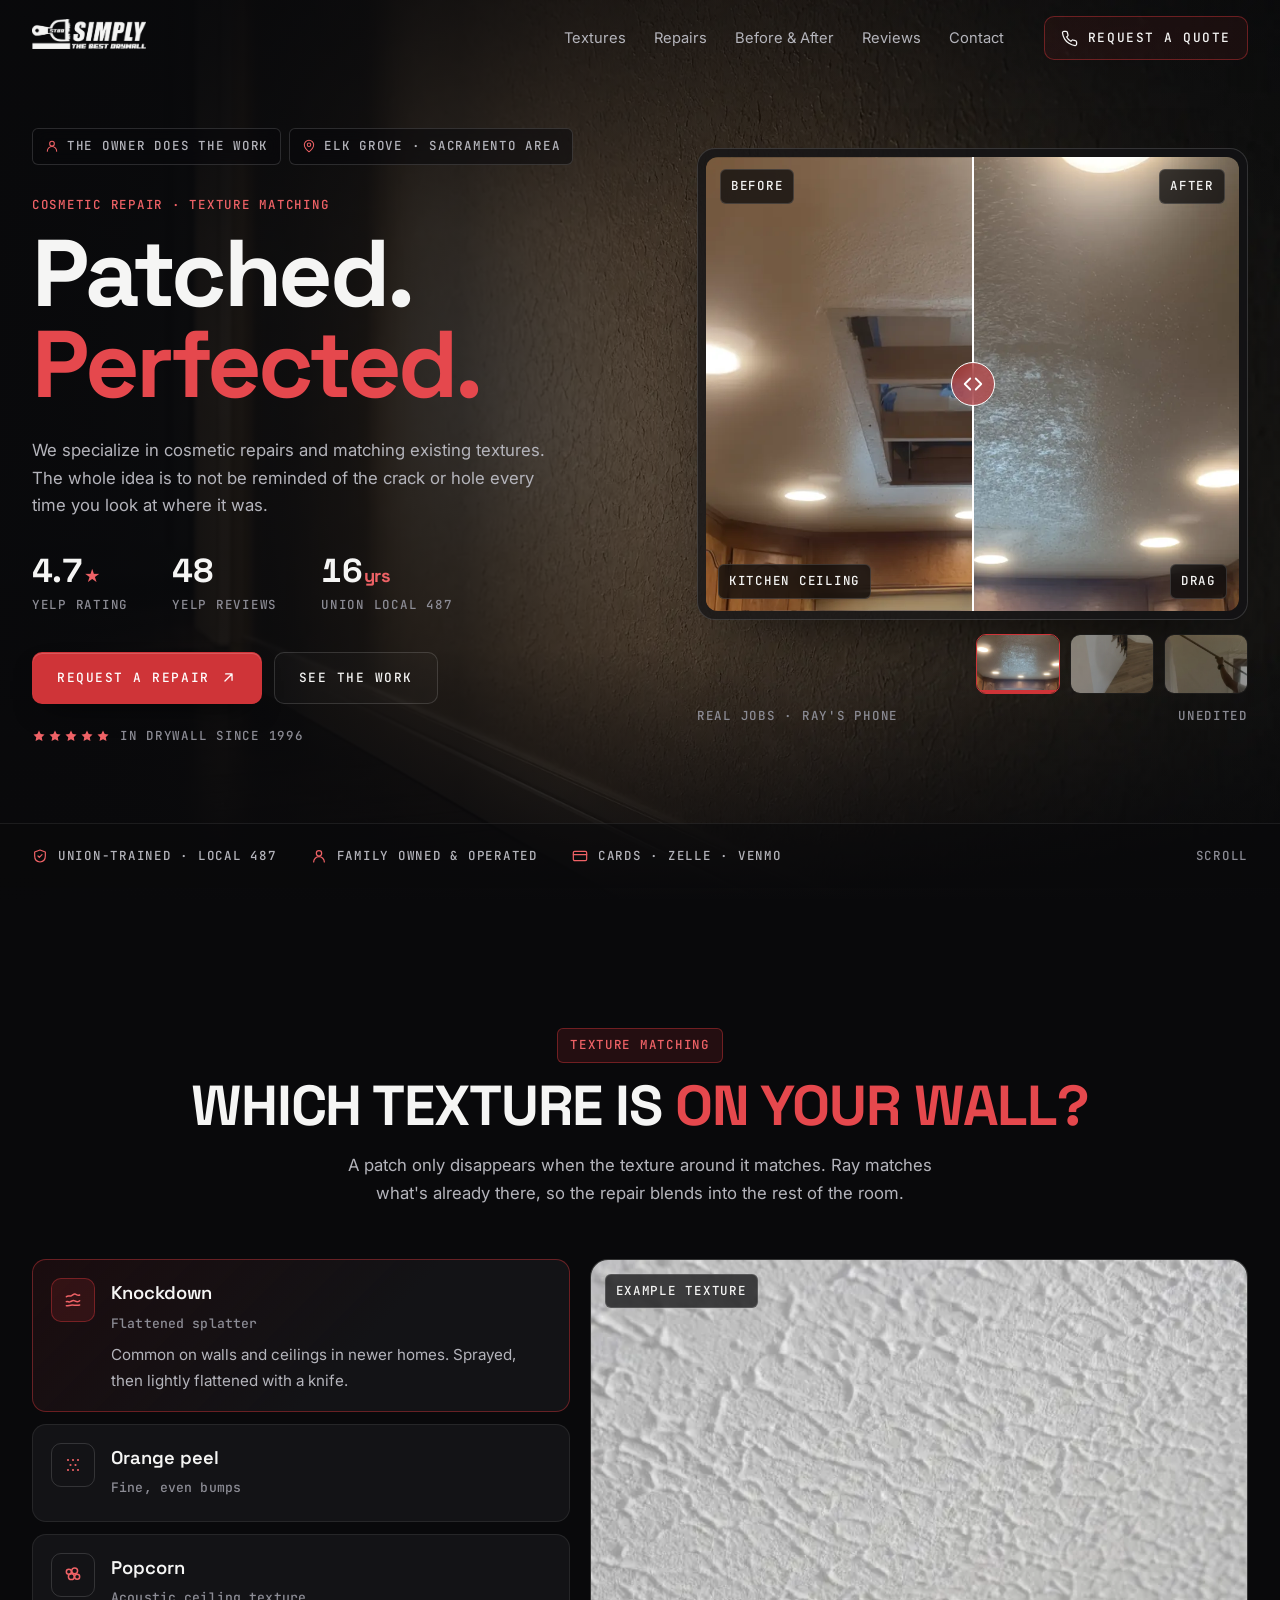
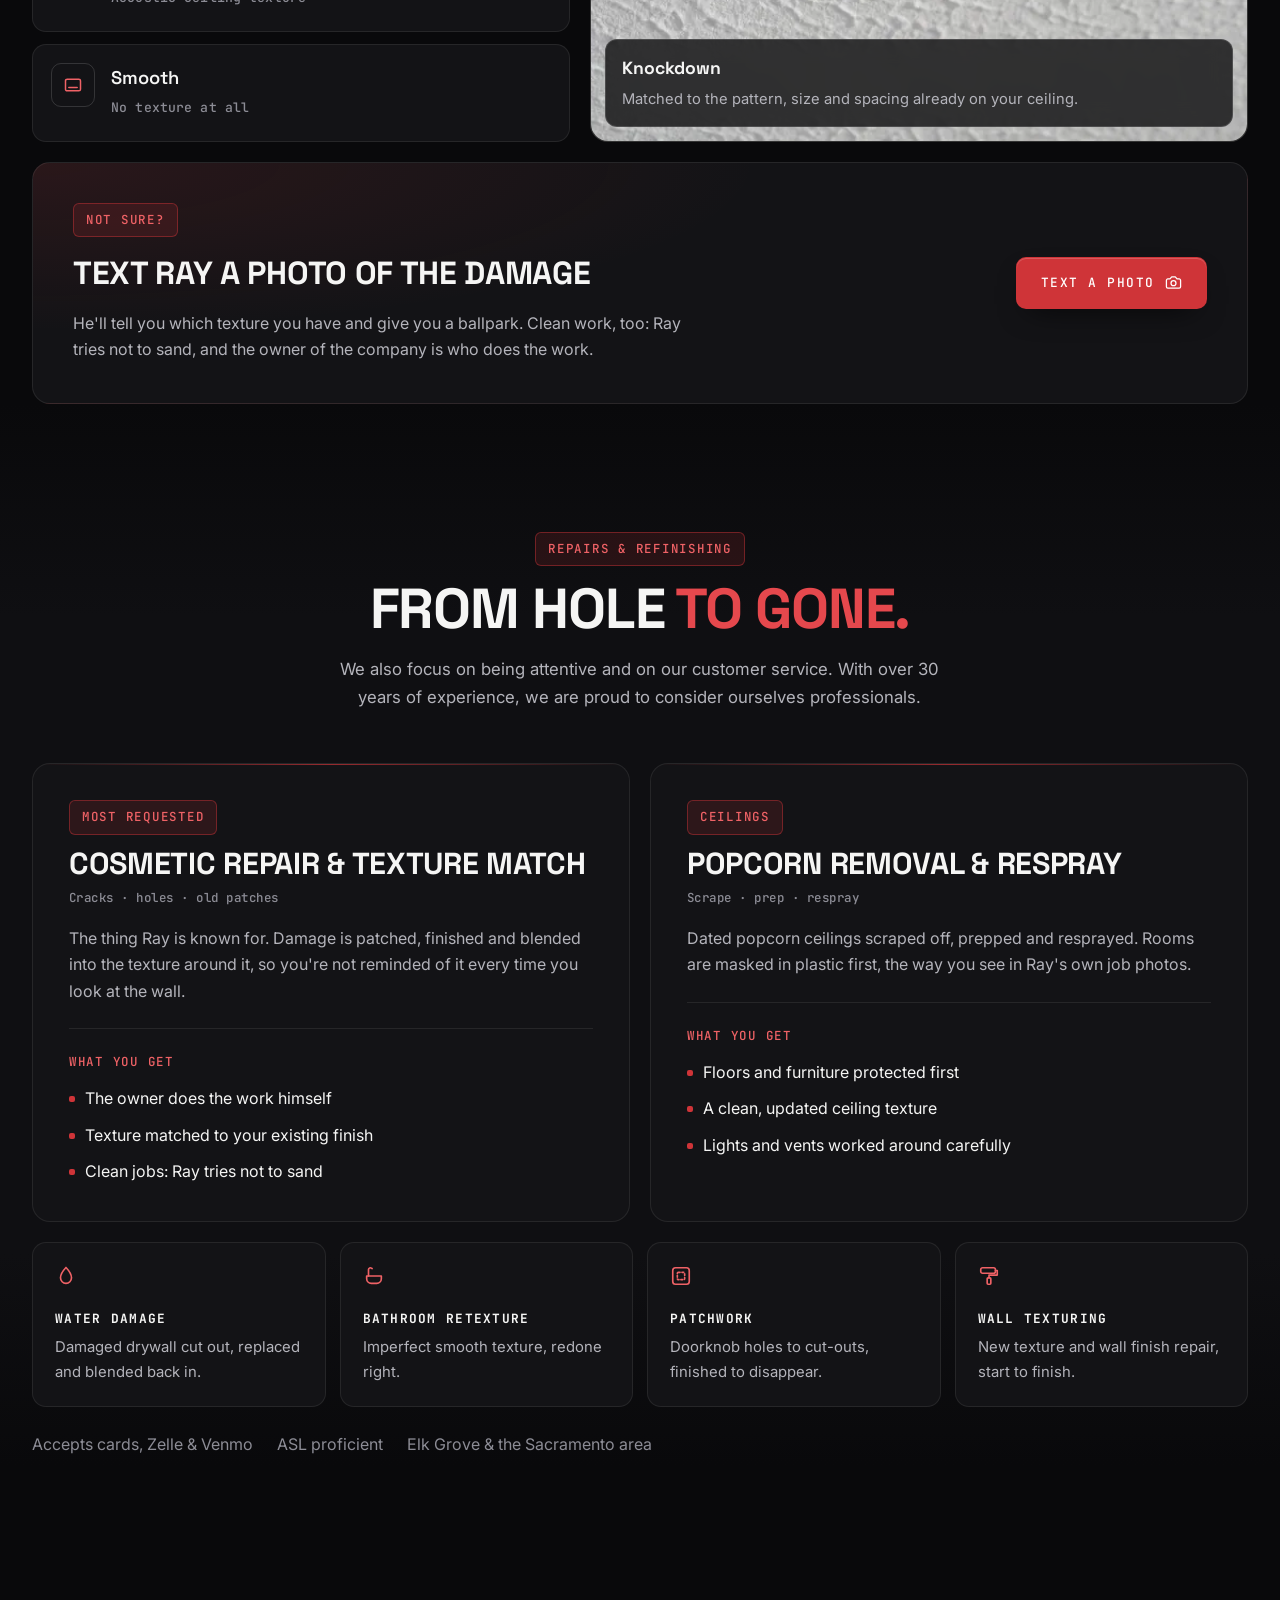
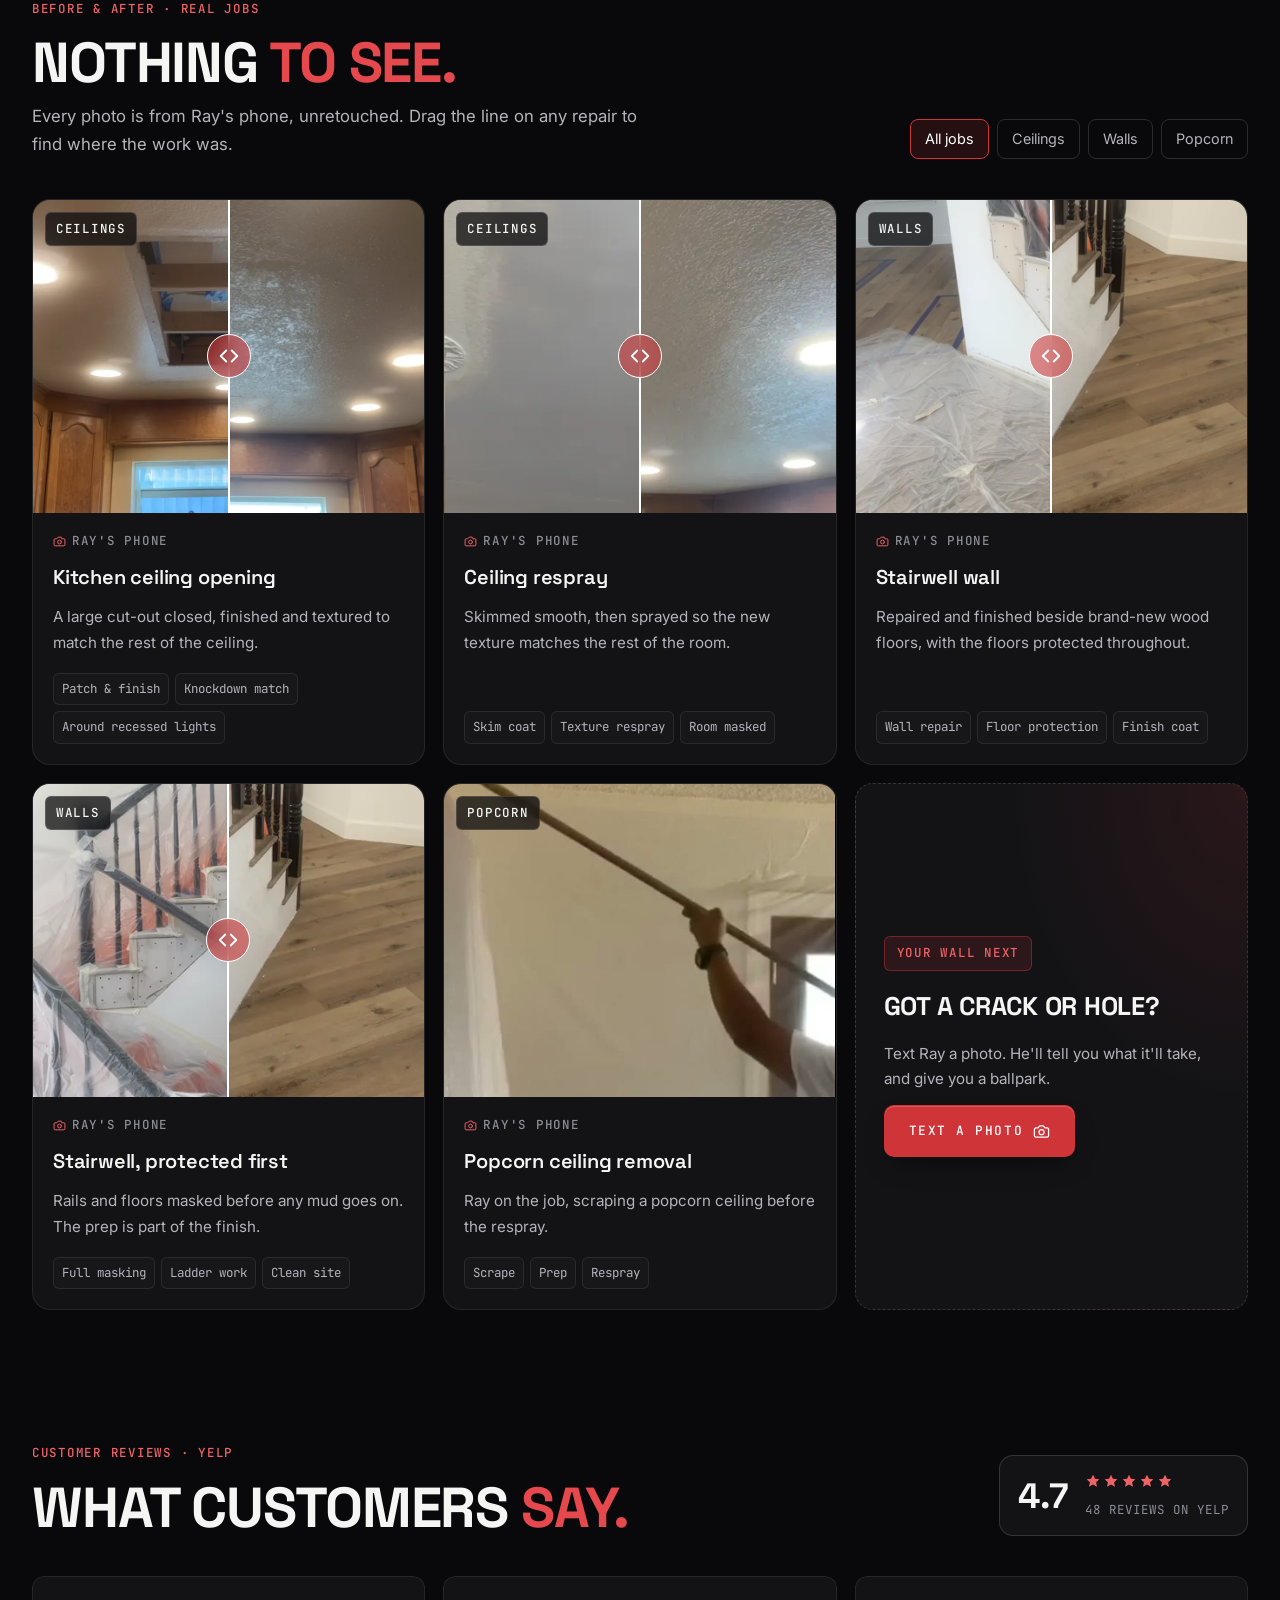
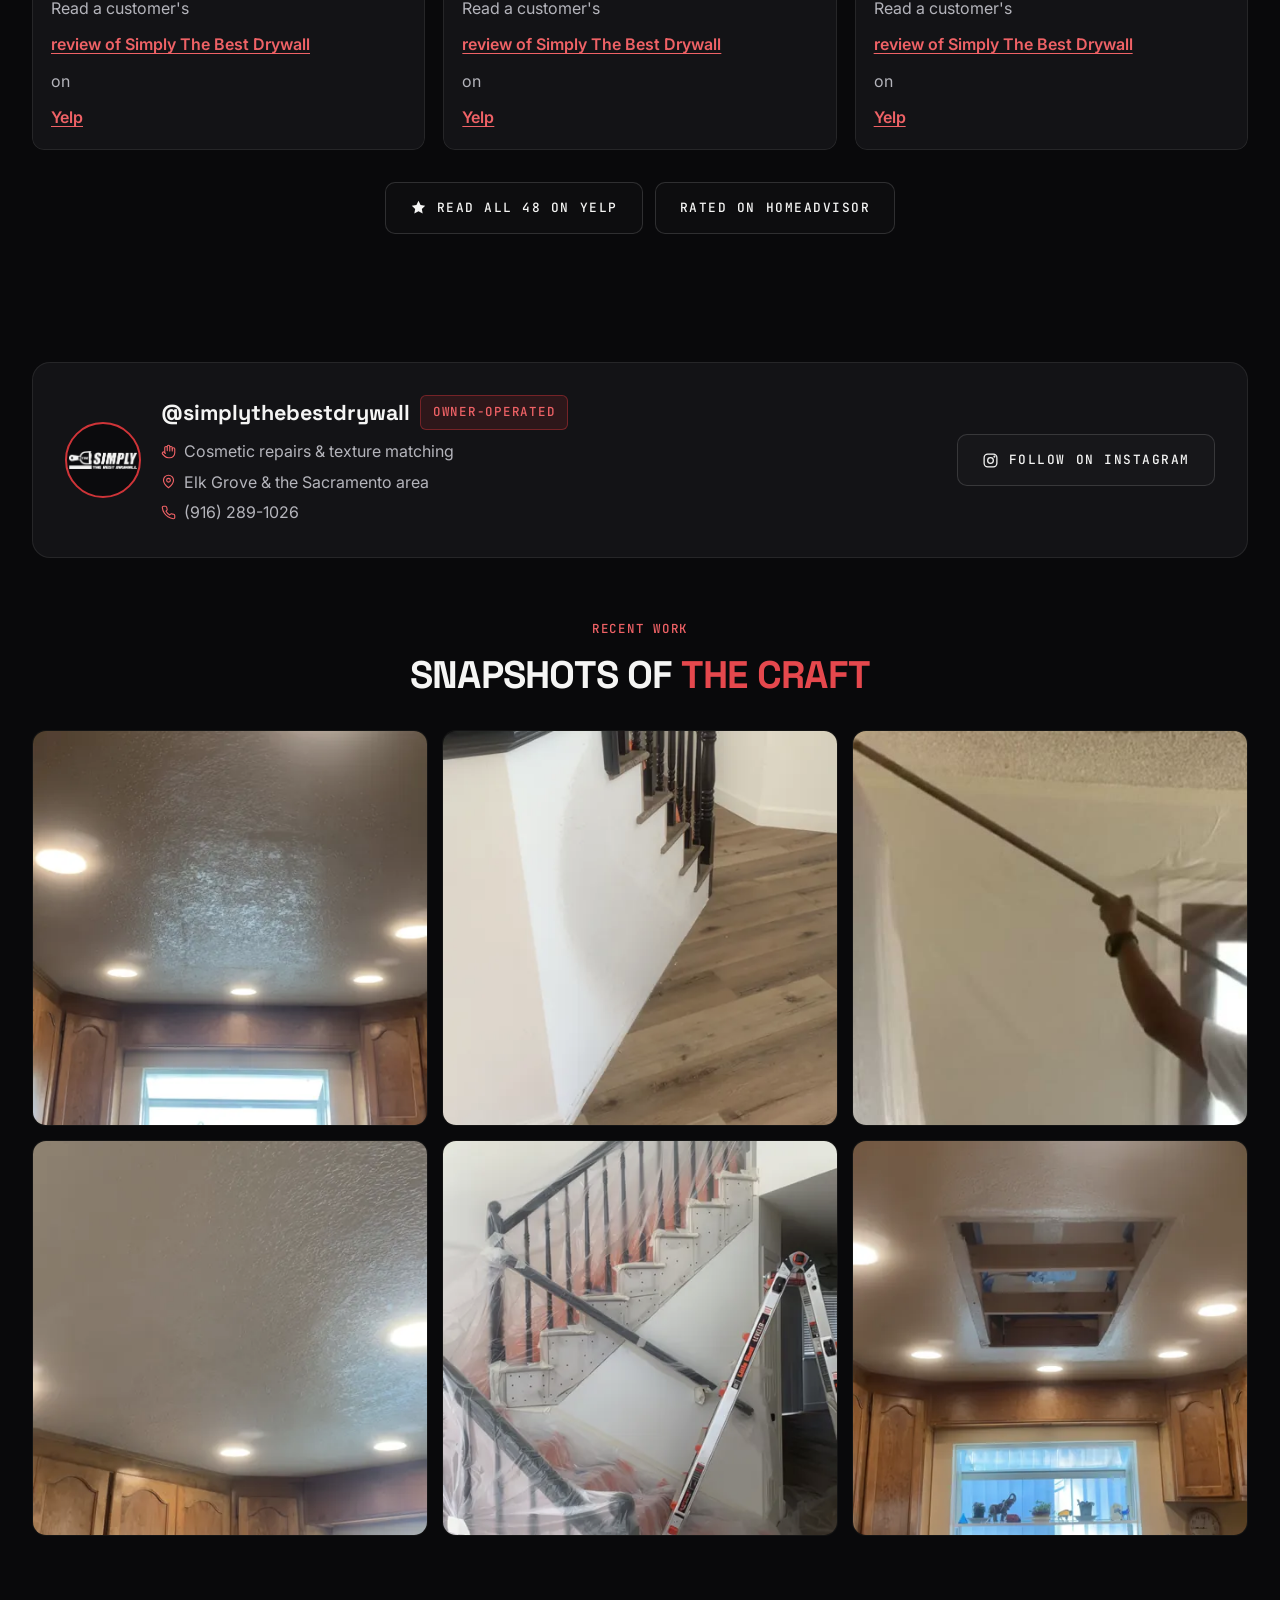
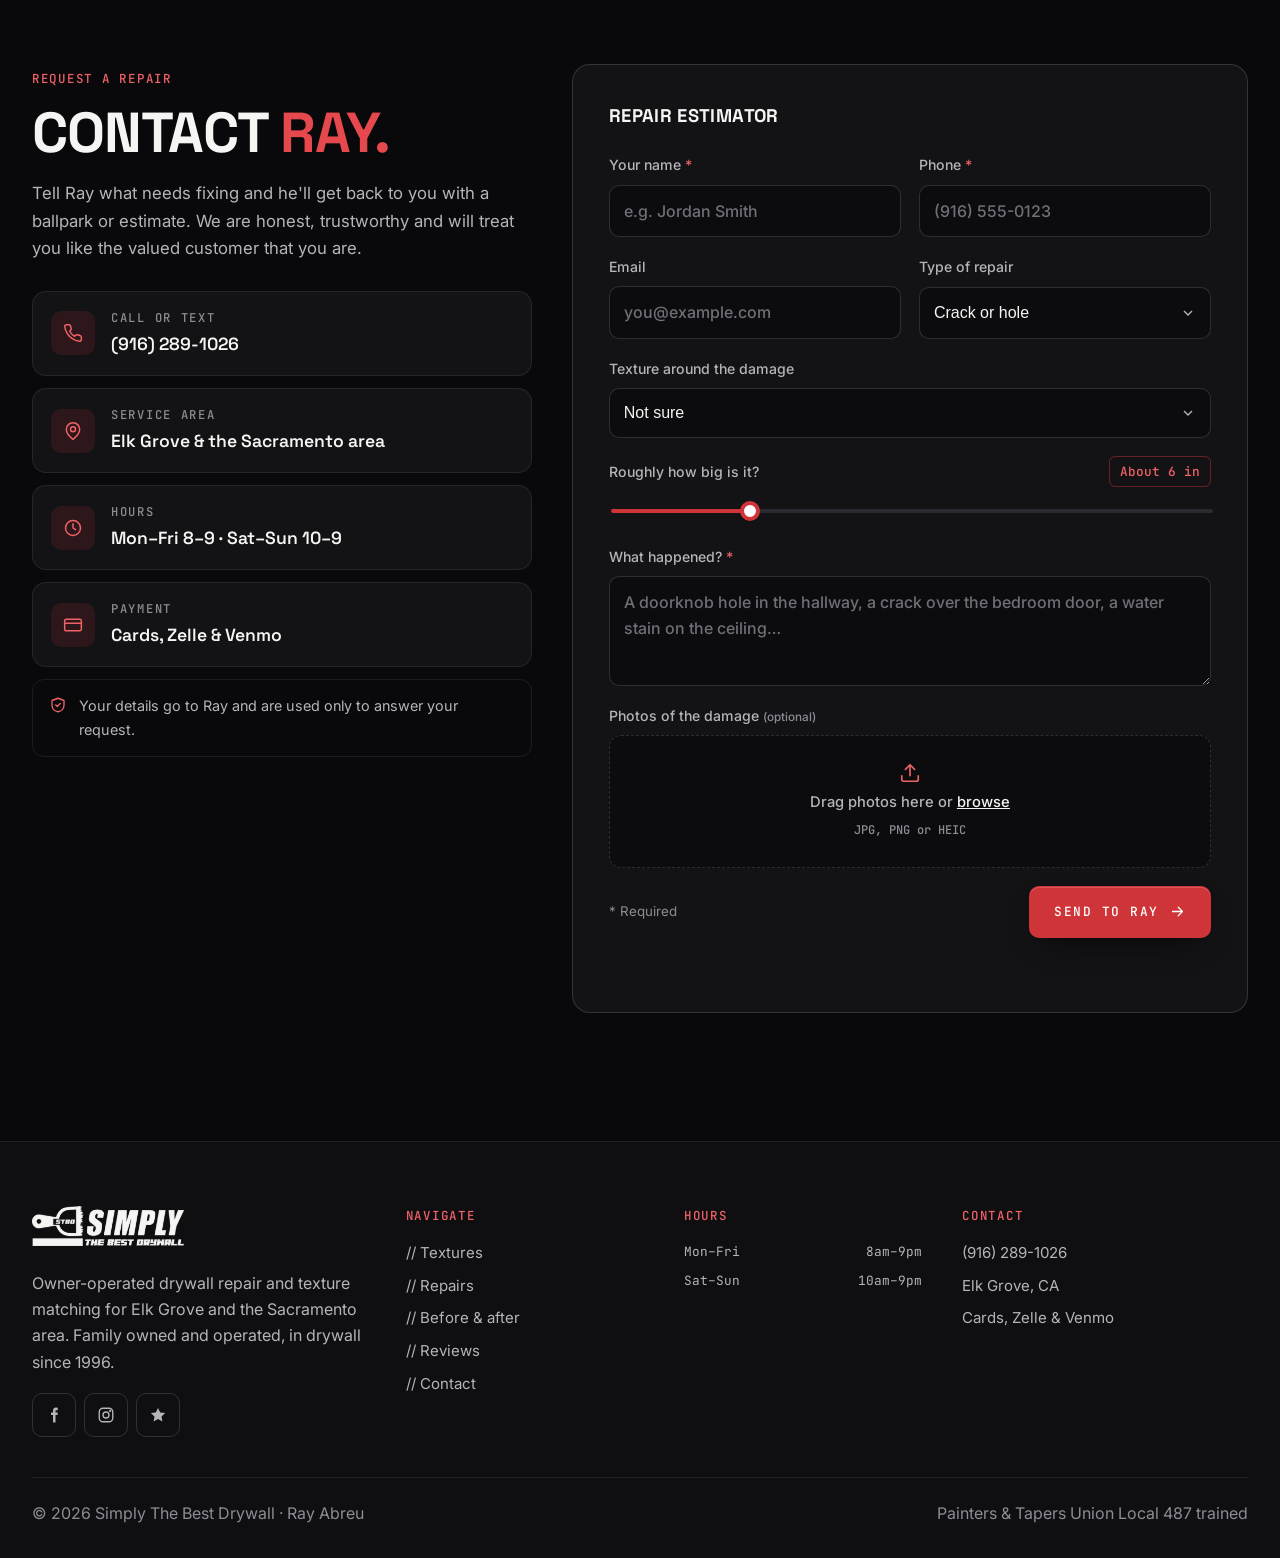
<file: all/options/8-craftsman/index.html>
<!doctype html>
<html lang="en">
<head>
<meta charset="utf-8">
<meta name="robots" content="noindex">
<meta name="viewport" content="width=device-width, initial-scale=1">
<title>Simply The Best Drywall · Drywall repair & texture matching, Elk Grove</title>
<meta name="description" content="Owner-operated drywall repair in Elk Grove and the Sacramento area. Cosmetic repairs and texture matching so you're never reminded of the crack or hole again. 4.7 stars on Yelp. Call (916) 289-1026.">
<meta name="theme-color" content="#09090b">
<link rel="icon" type="image/png" href="../../assets/img/favicon.png">
<link rel="preconnect" href="https://fonts.googleapis.com">
<link rel="preconnect" href="https://fonts.gstatic.com" crossorigin>
<link href="https://fonts.googleapis.com/css2?family=Inter:wght@400;500;600&family=JetBrains+Mono:wght@400;500&family=Space+Grotesk:wght@500;600;700&display=swap" rel="stylesheet">
<link rel="stylesheet" href="../../assets/base.css?v=3">
<style>
  :root {
    --bg: #09090b;
    --bg-2: #0f0f12;
    --card: #131316;
    --card-2: #18181c;
    --line: rgba(255, 255, 255, .08);
    --line-2: rgba(255, 255, 255, .14);
    --ink: #f5f5f4;
    --ink-2: #b4b4bb;
    --muted: #8c8c95;
    --red: #cf3438;
    --red-2: #ef6266;
    --red-text: #e5484d;
    --red-soft: rgba(207, 52, 56, .14);
    --red-edge: rgba(207, 52, 56, .45);
    --focus: var(--red-2);
    --display: "Space Grotesk", system-ui, sans-serif;
    --mono: "JetBrains Mono", ui-monospace, monospace;
    --r: 18px;
    --section: clamp(88px, 10vw, 136px);
    --skim-crack: #09090b;
    --skim-lip: rgba(255, 255, 255, .12);
    --skim-sheen: rgba(239, 98, 102, .45);
    --skip-bg: var(--red); --skip-fg: #fff;
    color-scheme: dark;
  }
  html { scroll-padding-top: 88px; }
  body { background: var(--bg); color: var(--ink); font: 400 1rem/1.65 "Inter", system-ui, sans-serif; caret-color: var(--red); scrollbar-color: #2a2a30 var(--bg); }
  ::selection { background: var(--red); color: #fff; }
  a { text-underline-offset: .2em; text-decoration-thickness: 1px; }
  .wrap { width: min(1240px, 100% - 32px); margin-inline: auto; }
  @media (min-width: 720px) { .wrap { width: min(1240px, 100% - 64px); } }
  .mono { font-family: var(--mono); font-size: .78rem; font-weight: 500; letter-spacing: .14em; text-transform: uppercase; }
  .label { color: var(--red-2); }
  .pill { display: inline-flex; align-items: center; gap: 8px; padding: 6px 12px; border-radius: 6px; border: 1px solid var(--red-edge); background: var(--red-soft); color: var(--red-2); }
  .pill svg { width: 14px; height: 14px; }
  h2 { font-family: var(--display); font-weight: 700; text-transform: uppercase; font-size: clamp(2rem, 4.4vw, 3.6rem); line-height: 1.02; letter-spacing: -.02em; margin: 14px 0 0; text-wrap: balance; }
  h2 em { font-style: normal; color: var(--red-text); }
  .lede { color: var(--ink-2); max-width: 38em; margin: 18px 0 0; font-size: 1.05rem; }
  .center { text-align: center; }
  .center .lede { margin-inline: auto; }

  /* Buttons: a sharp primary with a gentle magnetic pull, and a quiet outline. */
  .btn { display: inline-flex; align-items: center; justify-content: center; gap: 10px; min-height: 52px; padding: 0 24px; border-radius: 10px; font-family: var(--mono); font-size: .8rem; font-weight: 500; letter-spacing: .12em; text-transform: uppercase; text-decoration: none; border: 1px solid transparent; white-space: nowrap; transition: background .25s, border-color .25s, color .25s, box-shadow .25s; }
  .btn svg { width: 17px; height: 17px; flex: none; }
  .btn-red { background: var(--red); color: #fff; box-shadow: 0 12px 30px -14px rgba(0,0,0,.8), inset 0 1px 0 rgba(255,255,255,.18); }
  .btn-red:hover { background: #b82c30; }
  .btn-line { border-color: var(--line-2); color: var(--ink); background: rgba(255,255,255,.02); }
  .btn-line:hover { border-color: rgba(255,255,255,.35); background: rgba(255,255,255,.05); }
  [data-magnetic] { transition: transform .35s cubic-bezier(.2,.8,.2,1), background .25s, box-shadow .25s; }

  /* Reading progress: a thin red line, like the template's. */
  .progress { position: fixed; inset: 0 0 auto; height: 2px; z-index: 70; transform-origin: 0 50%; transform: scaleX(var(--p, 0)); background: var(--red); }

  /* ---------- Header ---------- */
  .top { position: fixed; inset: 0 0 auto; z-index: 60; transition: background .3s, border-color .3s; border-bottom: 1px solid transparent; }
  .top.is-stuck { background: rgba(9,9,11,.82); -webkit-backdrop-filter: blur(14px); backdrop-filter: blur(14px); border-color: var(--line); }
  .top .wrap { display: flex; align-items: center; gap: 20px; min-height: 76px; }
  .top .logo { --logo-h: 30px; color: var(--ink); }
  .top nav { margin-left: auto; display: none; }
  .top nav ul { display: flex; gap: 4px; list-style: none; margin: 0; padding: 0; }
  .top nav a { display: block; padding: 10px 12px; border-radius: 8px; font-size: .92rem; color: var(--ink-2); text-decoration: none; transition: color .2s, background .2s; }
  .top nav a:hover { color: var(--ink); background: rgba(255,255,255,.05); }
  .quote { margin-left: auto; min-height: 44px; padding: 0 16px; border-color: var(--red-edge); background: rgba(207,52,56,.08); }
  .quote:hover { background: #b82c30; border-color: #b82c30; }
  .quote span { display: none; }
  @media (min-width: 560px) { .quote span { display: inline; } }
  .menu-btn { width: 44px; height: 44px; display: grid; place-items: center; border-radius: 10px; border: 1px solid var(--line-2); background: none; color: var(--ink); }
  .menu-btn svg { width: 20px; height: 20px; }
  @media (min-width: 1000px) { .top nav { display: block; } .quote { margin-left: 8px; } .menu-btn { display: none; } }
  .sheet { position: fixed; inset: 76px 12px auto; z-index: 59; padding: 10px; border-radius: 14px; background: rgba(15,15,18,.96); border: 1px solid var(--line-2); -webkit-backdrop-filter: blur(14px); backdrop-filter: blur(14px); display: none; }
  .sheet.is-open { display: block; }
  .sheet a { display: block; padding: 14px 14px; border-radius: 10px; color: var(--ink); text-decoration: none; font-family: var(--display); font-size: 1.15rem; font-weight: 600; }
  .sheet a:hover { background: rgba(255,255,255,.05); }

  /* ---------- Hero ---------- */
  .hero { position: relative; min-height: min(100svh, 1000px); display: grid; align-items: center; padding: 116px 0 0; overflow: hidden; isolation: isolate; }
  .hero-bg { position: absolute; inset: 0; z-index: -2; }
  .hero-bg img, .hero-bg video { position: absolute; inset: 0; width: 100%; height: 100%; object-fit: cover; object-position: 70% 50%; }
  .hero-bg video { opacity: 0; transition: opacity 1.2s ease; }
  .hero-bg video.is-ready { opacity: 1; }
  .hero::after { content: ""; position: absolute; inset: 0; z-index: -1; pointer-events: none;
    background: linear-gradient(90deg, rgba(9,9,11,.95) 0%, rgba(9,9,11,.82) 36%, rgba(9,9,11,.28) 66%, rgba(9,9,11,.35) 100%), linear-gradient(180deg, rgba(9,9,11,.45), transparent 26%, transparent 72%, var(--bg));
  }
  .hero-grid { display: grid; gap: 48px; align-items: center; padding-bottom: 40px; }
  @media (min-width: 1040px) { .hero-grid { grid-template-columns: 1.05fr .95fr; gap: 56px; } }
  .chips { display: flex; flex-wrap: wrap; gap: 8px; }
  .chip { display: inline-flex; align-items: center; gap: 8px; padding: 7px 12px; border-radius: 6px; border: 1px solid var(--line-2); background: rgba(9,9,11,.55); color: var(--ink-2); -webkit-backdrop-filter: blur(8px); backdrop-filter: blur(8px); }
  .chip svg { width: 14px; height: 14px; color: var(--red-2); }
  .hero .label { display: block; margin-top: 30px; }
  .h1-wrap { position: relative; width: fit-content; max-width: 100%; margin-top: 14px; }
  h1 { margin: 0; font-family: var(--display); font-weight: 700; font-size: clamp(3.2rem, 7.4vw, 6.4rem); line-height: .96; letter-spacing: -.035em; }
  h1 span { display: block; }
  h1 .red { color: var(--red-text); }
  .h1-wrap .seam { position: absolute; left: -6px; right: -6px; top: 6%; height: 40%; --skim-knife-h: 120%; --skim-w: 3px; }
  .hero-lede { color: var(--ink-2); max-width: 31em; margin: 26px 0 0; font-size: clamp(1.05rem, 1.3vw, 1.15rem); }
  .stats { display: flex; flex-wrap: wrap; gap: 20px 44px; margin: 34px 0 0; padding: 0; list-style: none; }
  .stats b { display: block; font-family: var(--display); font-weight: 700; font-size: clamp(1.7rem, 2.6vw, 2.2rem); line-height: 1; letter-spacing: -.02em; font-variant-numeric: tabular-nums; }
  .stats b small { font-size: max(.55em, 13px); color: var(--red-2); margin-left: 2px; }
  .stats span { display: block; margin-top: 8px; color: var(--muted); }
  .hero-cta { display: flex; flex-wrap: wrap; gap: 12px; margin-top: 36px; }
  .proof-line { display: flex; align-items: center; gap: 10px; margin-top: 22px; color: var(--muted); }
  .stars { display: inline-flex; gap: 2px; color: var(--red-2); }
  .stars svg { width: 14px; height: 14px; }

  /* The floating project card with its thumbnail switcher. */
  .showcase { width: 100%; max-width: 560px; justify-self: center; }
  @media (min-width: 1040px) { .showcase { justify-self: end; } }
  .stage { position: relative; border-radius: var(--r); padding: 8px; background: rgba(19,19,22,.72); border: 1px solid var(--line-2); -webkit-backdrop-filter: blur(16px); backdrop-filter: blur(16px); box-shadow: 0 40px 80px -40px rgba(0,0,0,.9); }
  .slides { position: relative; aspect-ratio: 4 / 3.4; border-radius: 12px; overflow: hidden; background: #000; }
  .slide { position: absolute; inset: 0; opacity: 0; visibility: hidden; transition: opacity .6s ease, visibility 0s .6s; }
  .slide.is-on { opacity: 1; visibility: visible; transition: opacity .6s ease; }
  .slide .compare, .slide video { position: absolute; inset: 0; width: 100%; height: 100%; object-fit: cover; }
  .slide .compare img { object-position: 50% 32%; }
  .slide-meta { position: absolute; left: 12px; right: 12px; bottom: 12px; display: flex; justify-content: space-between; gap: 8px; pointer-events: none; z-index: 4; }
  .tag { padding: 6px 10px; border-radius: 6px; background: rgba(9,9,11,.72); border: 1px solid var(--line-2); color: var(--ink); -webkit-backdrop-filter: blur(8px); backdrop-filter: blur(8px); }
  .compare { --compare-line: #fff; --compare-knob: rgba(207,52,56,.55); }
  .compare .compare-tag { top: 12px; bottom: auto; }
  .thumbs { display: flex; gap: 10px; margin-top: 14px; justify-content: flex-end; }
  .thumb { position: relative; width: 84px; height: 60px; padding: 0; border-radius: 10px; overflow: hidden; border: 1px solid var(--line-2); background: #000; opacity: .55; transition: opacity .25s, border-color .25s; }
  .thumb img { width: 100%; height: 100%; object-fit: cover; }
  .thumb:hover { opacity: .85; }
  .thumb[aria-selected="true"] { opacity: 1; border-color: var(--red); }
  .thumb i { position: absolute; left: 0; bottom: 0; height: 3px; width: 0; background: var(--red); }
  .thumb[aria-selected="true"] i { animation: fill var(--dwell, 7s) linear forwards; }
  .showcase.is-paused .thumb i { animation-play-state: paused; }
  @keyframes fill { to { width: 100%; } }
  .card-caption { display: flex; justify-content: space-between; gap: 12px; margin-top: 12px; color: var(--muted); }

  .trust { border-top: 1px solid var(--line); background: rgba(9,9,11,.6); }
  .trust .wrap { display: flex; flex-wrap: wrap; align-items: center; gap: 14px 34px; min-height: 64px; padding-block: 14px; color: var(--ink-2); }
  .trust span { display: inline-flex; align-items: center; gap: 10px; }
  .trust svg { width: 16px; height: 16px; color: var(--red-2); }
  .trust .scroll { margin-left: auto; color: var(--muted); }
  @media (max-width: 760px) { .trust .scroll { display: none; } }

  section { scroll-margin-top: 88px; }
  .section { padding-top: var(--section); }

  /* ---------- Textures ---------- */
  .tex { display: grid; gap: 20px; margin-top: 52px; }
  @media (min-width: 960px) { .tex { grid-template-columns: .9fr 1.1fr; } }
  .tex-list { display: grid; gap: 12px; align-content: start; }
  .tex-opt { display: grid; grid-template-columns: 44px 1fr; gap: 4px 16px; text-align: left; padding: 18px; border-radius: 14px; border: 1px solid var(--line); background: var(--card); color: var(--ink); transition: border-color .25s, background .25s; }
  .tex-opt:hover { border-color: var(--line-2); }
  .tex-opt[aria-selected="true"] { border-color: var(--red-edge); background: linear-gradient(135deg, rgba(207,52,56,.09), var(--card) 60%); }
  .tex-opt .ic { grid-row: span 3; width: 44px; height: 44px; border-radius: 10px; display: grid; place-items: center; border: 1px solid var(--line-2); color: var(--red-2); }
  .tex-opt[aria-selected="true"] .ic { border-color: var(--red-edge); background: var(--red-soft); }
  .tex-opt .ic svg { width: 20px; height: 20px; }
  .tex-opt b { font-family: var(--display); font-size: 1.15rem; font-weight: 600; }
  .tex-opt .mono { color: var(--muted); letter-spacing: .01em; text-transform: none; font-size: .82rem; }
  .tex-opt p { margin: 4px 0 0; color: var(--ink-2); font-size: .95rem; display: none; }
  .tex-opt[aria-selected="true"] p { display: block; }
  .tex-view { position: relative; border-radius: var(--r); overflow: hidden; border: 1px solid var(--line-2); min-height: 360px; background: #111; }
  .tex-view img { position: absolute; inset: 0; width: 100%; height: 100%; object-fit: cover; opacity: 0; transition: opacity .6s ease, transform 6s ease; transform: scale(1.06); }
  .tex-view img.is-on { opacity: 1; transform: scale(1); }
  .tex-view .tag { position: absolute; left: 14px; top: 14px; z-index: 2; }
  .tex-view .note { position: absolute; left: 14px; right: 14px; bottom: 14px; z-index: 2; padding: 14px 16px; border-radius: 12px; background: rgba(9,9,11,.78); border: 1px solid var(--line-2); -webkit-backdrop-filter: blur(10px); backdrop-filter: blur(10px); }
  .tex-view .note b { font-family: var(--display); font-size: 1.1rem; }
  .tex-view .note p { margin: 4px 0 0; color: var(--ink-2); font-size: .92rem; }
  .callout { margin-top: 20px; display: grid; gap: 20px; align-items: center; padding: clamp(24px, 4vw, 40px); border-radius: var(--r); border: 1px solid var(--line); background: radial-gradient(120% 140% at 0% 0%, rgba(207,52,56,.12), transparent 50%), var(--card); }
  @media (min-width: 860px) { .callout { grid-template-columns: 1fr auto; } }
  .callout h3 { margin: 10px 0 0; font-family: var(--display); font-size: clamp(1.5rem, 2.6vw, 2rem); font-weight: 700; text-transform: uppercase; letter-spacing: -.01em; }
  .callout p { margin: 10px 0 0; color: var(--ink-2); max-width: 40em; }

  /* ---------- Repairs ---------- */
  .repairs { background: linear-gradient(180deg, var(--bg), var(--bg-2) 20%, var(--bg-2) 80%, var(--bg)); padding-bottom: 8px; }
  .systems { display: grid; gap: 20px; margin-top: 52px; }
  @media (min-width: 900px) { .systems { grid-template-columns: 1fr 1fr; } }
  .system { position: relative; padding: clamp(24px, 3.4vw, 36px); border-radius: var(--r); border: 1px solid var(--line); background: var(--card); overflow: hidden; }
  .system::before { content: ""; position: absolute; inset: 0 0 auto; height: 1px; background: linear-gradient(90deg, transparent, var(--red), transparent); opacity: .7; }
  .system h3 { margin: 12px 0 0; font-family: var(--display); font-size: clamp(1.4rem, 2.4vw, 1.9rem); font-weight: 700; text-transform: uppercase; letter-spacing: -.01em; line-height: 1.1; }
  .system .sub { display: block; margin-top: 8px; color: var(--muted); letter-spacing: .04em; text-transform: none; }
  .system > p { color: var(--ink-2); margin: 16px 0 0; }
  .system hr { border: 0; border-top: 1px solid var(--line); margin: 24px 0 18px; }
  .system ul { list-style: none; margin: 12px 0 0; padding: 0; display: grid; gap: 10px; }
  .system li { display: flex; gap: 10px; align-items: baseline; color: var(--ink); }
  .system li::before { content: ""; width: 6px; height: 6px; border-radius: 2px; background: var(--red); flex: none; translate: 0 -2px; }
  .tiles { display: grid; gap: 14px; margin-top: 20px; grid-template-columns: repeat(auto-fit, minmax(220px, 1fr)); }
  .tile { padding: 22px; border-radius: 14px; border: 1px solid var(--line); background: var(--card); transition: border-color .25s, translate .35s cubic-bezier(.2,.8,.2,1); }
  .tile:hover { border-color: var(--line-2); translate: 0 -3px; }
  .tile svg { width: 22px; height: 22px; color: var(--red-2); }
  .tile b { display: block; margin-top: 14px; font-family: var(--mono); font-size: .8rem; letter-spacing: .1em; text-transform: uppercase; }
  .tile p { margin: 6px 0 0; color: var(--ink-2); font-size: .93rem; }
  .footnote { margin: 24px 0 0; color: var(--muted); display: flex; flex-wrap: wrap; gap: 8px 24px; }

  /* ---------- Work (filterable) ---------- */
  .work-head { display: grid; gap: 20px; align-items: end; }
  @media (min-width: 960px) { .work-head { grid-template-columns: 1fr auto; } }
  .filters { display: flex; flex-wrap: wrap; gap: 8px; }
  .filters button { min-height: 40px; padding: 0 14px; border-radius: 8px; border: 1px solid var(--line-2); background: none; color: var(--ink-2); font-size: .9rem; transition: all .2s; }
  .filters button:hover { color: var(--ink); border-color: rgba(255,255,255,.3); }
  .filters button[aria-pressed="true"] { color: #fff; border-color: var(--red); background: var(--red-soft); }
  .grid { display: grid; gap: 18px; margin-top: 40px; grid-template-columns: repeat(auto-fill, minmax(min(100%, 340px), 1fr)); }
  .job { display: flex; flex-direction: column; border-radius: var(--r); border: 1px solid var(--line); background: var(--card); overflow: hidden; transition: border-color .25s, opacity .35s, transform .35s cubic-bezier(.2,.8,.2,1); }
  .job:hover { border-color: var(--line-2); }
  .job[hidden] { display: none; }
  .job.is-entering { opacity: 0; transform: translateY(10px); }
  .job-media { position: relative; aspect-ratio: 4 / 3.2; background: #000; }
  .job-media .compare, .job-media video, .job-media > img { position: absolute; inset: 0; width: 100%; height: 100%; object-fit: cover; }
  .job-media .kind { position: absolute; left: 12px; top: 12px; z-index: 4; pointer-events: none; }
  .job-body { padding: 18px 20px 20px; display: flex; flex-direction: column; gap: 10px; flex: 1; }
  .job-meta { display: flex; gap: 16px; color: var(--muted); }
  .job-meta span { display: inline-flex; align-items: center; gap: 6px; }
  .job-meta svg { width: 13px; height: 13px; color: var(--red-2); }
  .job h3 { margin: 0; font-family: var(--display); font-size: 1.25rem; font-weight: 600; letter-spacing: -.01em; }
  .job p { margin: 0; color: var(--ink-2); font-size: .95rem; }
  .specs { display: flex; flex-wrap: wrap; gap: 6px; margin-top: auto; padding-top: 8px; }
  .specs span { padding: 5px 8px; border-radius: 6px; border: 1px solid var(--line); background: rgba(255,255,255,.02); color: var(--ink-2); font-family: var(--mono); font-size: .78rem; }
  .job--cta { justify-content: center; align-items: flex-start; padding: 28px; border-style: dashed; border-color: var(--line-2); background: radial-gradient(100% 100% at 100% 0%, rgba(207,52,56,.12), transparent 60%), var(--card); gap: 14px; }
  .job--cta h3 { font-size: 1.6rem; text-transform: uppercase; font-weight: 700; }

  /* ---------- Reviews ---------- */
  .rev-head { display: grid; gap: 20px; align-items: end; }
  @media (min-width: 900px) { .rev-head { grid-template-columns: 1fr auto; } }
  .score { display: inline-flex; align-items: center; gap: 16px; padding: 14px 18px; border-radius: 14px; border: 1px solid var(--line-2); background: var(--card); text-decoration: none; color: var(--ink); transition: border-color .2s; }
  .score:hover { border-color: var(--red-edge); }
  .score b { font-family: var(--display); font-size: 2.2rem; font-weight: 700; line-height: 1; }
  .score .stars svg { width: 16px; height: 16px; }
  .score small { display: block; margin-top: 4px; color: var(--muted); font-family: var(--mono); font-size: .78rem; letter-spacing: .08em; text-transform: uppercase; }
  .yelp-row { display: grid; gap: 18px; margin-top: 40px; grid-template-columns: repeat(auto-fit, minmax(min(100%, 340px), 1fr)); }
  .yelp-card { border-radius: 12px; min-height: 160px; overflow: hidden; }
  .yelp-card iframe { width: 100% !important; display: block; border-radius: 12px; }
  .yelp-card .fallback { background: var(--card); border: 1px solid var(--line); border-radius: 12px; color: var(--ink-2) !important; }
  .yelp-card .fallback a { color: var(--red-2) !important; }
  .yelp-card .yelp-review { display: block; }
  .yelp-card .fallback { display: grid; gap: 10px; padding: 18px; color: #333; }
  .yelp-card .fallback a { color: #b4191e; font-weight: 600; }
  .rev-actions { display: flex; flex-wrap: wrap; gap: 12px; justify-content: center; margin-top: 32px; }

  /* ---------- Social ---------- */
  .profile { display: grid; gap: 20px; align-items: center; padding: clamp(22px, 3.6vw, 32px); border-radius: var(--r); border: 1px solid var(--line); background: var(--card); }
  @media (min-width: 860px) { .profile { grid-template-columns: auto 1fr auto; } }
  .avatar { width: 76px; height: 76px; border-radius: 50%; display: grid; place-items: center; background: #0b0b0d; border: 2px solid var(--red); color: var(--ink); }
  .avatar .logo { --logo-h: 18px; }
  .profile h3 { margin: 0; font-family: var(--display); font-size: 1.35rem; display: flex; flex-wrap: wrap; align-items: center; gap: 10px; }
  .profile ul { list-style: none; margin: 8px 0 0; padding: 0; color: var(--ink-2); display: grid; gap: 4px; }
  .profile li { display: flex; gap: 8px; align-items: center; }
  .profile li svg { width: 15px; height: 15px; color: var(--red-2); }
  .feed { display: grid; gap: 14px; margin-top: 36px; grid-template-columns: repeat(2, 1fr); }
  @media (min-width: 860px) { .feed { grid-template-columns: repeat(3, 1fr); } }
  .feed a { position: relative; display: block; aspect-ratio: 1; border-radius: 14px; overflow: hidden; border: 1px solid var(--line); background: #000; }
  .feed img { width: 100%; height: 100%; object-fit: cover; transition: transform .6s cubic-bezier(.2,.8,.2,1), filter .4s; filter: saturate(.9); }
  .feed a:hover img { transform: scale(1.05); filter: saturate(1.05); }
  .feed a::after { content: ""; position: absolute; inset: 0; background: linear-gradient(180deg, transparent 55%, rgba(9,9,11,.7)); opacity: 0; transition: opacity .3s; }
  .feed a:hover::after { opacity: 1; }

  /* ---------- Contact: the estimator ---------- */
  .contact { display: grid; gap: 28px; }
  @media (min-width: 1000px) { .contact { grid-template-columns: .85fr 1.15fr; gap: 40px; align-items: start; } }
  .info { display: grid; gap: 12px; margin-top: 28px; }
  .info-card { display: grid; grid-template-columns: 44px 1fr; gap: 2px 16px; align-items: center; padding: 16px 18px; border-radius: 14px; border: 1px solid var(--line); background: var(--card); color: var(--ink); text-decoration: none; transition: border-color .2s; }
  a.info-card:hover { border-color: var(--red-edge); }
  .info-card .ic { grid-row: span 2; width: 44px; height: 44px; border-radius: 10px; display: grid; place-items: center; background: var(--red-soft); color: var(--red-2); }
  .info-card .ic svg { width: 20px; height: 20px; }
  .info-card .mono { color: var(--muted); font-size: .76rem; }
  .info-card b { font-family: var(--display); font-size: 1.1rem; font-weight: 600; }
  .privacy { display: flex; gap: 12px; margin-top: 12px; padding: 14px 16px; border-radius: 12px; border: 1px solid var(--line); color: var(--ink-2); font-size: .9rem; }
  .privacy svg { width: 18px; height: 18px; color: var(--red-2); flex: none; margin-top: 2px; }
  .estimator { padding: clamp(22px, 3.6vw, 36px); border-radius: var(--r); border: 1px solid var(--line-2); background: var(--card); }
  .estimator h3 { margin: 0 0 22px; font-family: var(--display); font-size: 1.15rem; text-transform: uppercase; letter-spacing: .02em; }
  form { display: grid; gap: 18px; }
  .two { display: grid; gap: 18px; }
  @media (min-width: 600px) { .two { grid-template-columns: 1fr 1fr; } }
  label, .fieldset-label { display: grid; gap: 8px; font-size: .88rem; font-weight: 500; color: var(--ink-2); }
  label abbr { color: var(--red-2); text-decoration: none; }
  input:not([type="range"]):not([type="file"]), select, textarea { width: 100%; min-height: 50px; padding: 12px 14px; border-radius: 10px; border: 1px solid var(--line-2); background: #0c0c0f; color: var(--ink); font-size: 1rem; transition: border-color .2s, box-shadow .2s; }
  select { appearance: none; background-image: url("data:image/svg+xml,%3Csvg xmlns='http://www.w3.org/2000/svg' viewBox='0 0 24 24' fill='none' stroke='%23b4b4bb' stroke-width='2'%3E%3Cpath d='m6 9 6 6 6-6'/%3E%3C/svg%3E"); background-repeat: no-repeat; background-position: right 14px center; background-size: 16px; padding-right: 40px; }
  textarea { min-height: 110px; resize: vertical; }
  input:not([type="range"]):focus, select:focus, textarea:focus { outline: none; border-color: var(--red); box-shadow: 0 0 0 3px rgba(207,52,56,.22); }
  input::placeholder, textarea::placeholder { color: #6f6f78; }
  .size-row { display: flex; justify-content: space-between; align-items: center; gap: 12px; }
  .size-out { padding: 4px 10px; border-radius: 6px; border: 1px solid var(--red-edge); color: var(--red-2); font-family: var(--mono); font-size: .8rem; font-variant-numeric: tabular-nums; }
  input[type="range"].size { -webkit-appearance: none; appearance: none; width: 100%; height: 28px; background: transparent; cursor: pointer; }
  input[type="range"].size::-webkit-slider-runnable-track { height: 4px; border-radius: 4px; background: linear-gradient(90deg, var(--red) var(--fill, 20%), #2a2a30 var(--fill, 20%)); }
  input[type="range"].size::-moz-range-track { height: 4px; border-radius: 4px; background: #2a2a30; }
  input[type="range"].size::-moz-range-progress { height: 4px; border-radius: 4px; background: var(--red); }
  input[type="range"].size::-webkit-slider-thumb { -webkit-appearance: none; width: 20px; height: 20px; margin-top: -8px; border-radius: 50%; background: #fff; border: 4px solid var(--red); }
  input[type="range"].size::-moz-range-thumb { width: 14px; height: 14px; border-radius: 50%; background: #fff; border: 4px solid var(--red); }
  input[type="range"].size:focus-visible { outline: 2px solid var(--red-2); outline-offset: 4px; border-radius: 4px; }
  .drop { position: relative; display: grid; place-items: center; gap: 6px; text-align: center; padding: 26px 16px; border-radius: 12px; border: 1px dashed var(--line-2); background: #0c0c0f; color: var(--ink-2); font-size: .92rem; transition: border-color .2s, background .2s; }
  .drop.is-over { border-color: var(--red); background: rgba(207,52,56,.06); }
  .drop svg { width: 22px; height: 22px; color: var(--red-2); }
  .drop input { position: absolute; inset: 0; opacity: 0; cursor: pointer; }
  .drop u { color: var(--ink); }
  .drop .files { font-family: var(--mono); font-size: .75rem; color: var(--muted); }
  .form-foot { display: flex; flex-wrap: wrap; justify-content: space-between; align-items: center; gap: 14px; }
  .form-foot small { color: var(--muted); }
  [data-form-status] { margin: 0; min-height: 1.4em; color: var(--red-2); font-size: .92rem; }

  /* ---------- Footer ---------- */
  footer { margin-top: var(--section); border-top: 1px solid var(--line); background: var(--bg-2); }
  .foot { display: grid; gap: 40px; padding: 64px 0 40px; }
  @media (min-width: 900px) { .foot { grid-template-columns: 1.4fr 1fr 1fr 1.2fr; } }
  .foot .logo { --logo-h: 40px; color: var(--ink); }
  .foot p { color: var(--ink-2); max-width: 30em; }
  .foot h4 { margin: 0 0 14px; color: var(--red-2); }
  .foot ul { list-style: none; margin: 0; padding: 0; display: grid; gap: 8px; color: var(--ink-2); font-size: .94rem; }
  .foot ul a { color: var(--ink-2); text-decoration: none; }
  .foot ul a:hover { color: var(--ink); }
  .foot .hours li { display: flex; justify-content: space-between; gap: 12px; font-family: var(--mono); font-size: .8rem; }
  .socials { display: flex; gap: 8px; margin-top: 18px; }
  .socials a { width: 44px; height: 44px; display: grid; place-items: center; border-radius: 10px; border: 1px solid var(--line-2); color: var(--ink-2); transition: border-color .2s, color .2s; }
  .socials a:hover { border-color: var(--red); color: var(--ink); }
  .socials svg { width: 18px; height: 18px; }
  .legal { display: flex; flex-wrap: wrap; justify-content: space-between; gap: 12px; padding: 22px 0 32px; border-top: 1px solid var(--line); color: var(--muted); }
  .to-top { position: fixed; right: 18px; bottom: 18px; z-index: 50; width: 48px; height: 48px; border-radius: 12px; display: grid; place-items: center; border: 1px solid var(--line-2); background: rgba(15,15,18,.85); color: var(--ink); opacity: 0; pointer-events: none; transition: opacity .3s, border-color .2s; -webkit-backdrop-filter: blur(8px); backdrop-filter: blur(8px); }
  .to-top.is-on { opacity: 1; pointer-events: auto; }
  .to-top:hover { border-color: var(--red); }
  .to-top svg { width: 18px; height: 18px; }

  @media (prefers-reduced-motion: reduce) { .thumb i { animation: none !important; width: 100% !important; } .tex-view img { transform: none !important; } }
</style>
</head>
<body>
<a class="skip" href="#main">Skip to content</a>
<div class="progress" id="progress" aria-hidden="true"></div>

<svg width="0" height="0" style="position:absolute" aria-hidden="true">
  <symbol id="i-phone" viewBox="0 0 24 24" fill="none" stroke="currentColor" stroke-width="1.8" stroke-linecap="round" stroke-linejoin="round"><path d="M22 16.9v3a2 2 0 0 1-2.2 2 19.8 19.8 0 0 1-8.6-3.1 19.5 19.5 0 0 1-6-6A19.8 19.8 0 0 1 2.1 4.2 2 2 0 0 1 4.1 2h3a2 2 0 0 1 2 1.7c.1 1 .4 1.9.7 2.8a2 2 0 0 1-.5 2.1L8 9.9a16 16 0 0 0 6 6l1.3-1.3a2 2 0 0 1 2.1-.4c.9.3 1.8.6 2.8.7a2 2 0 0 1 1.7 2z"/></symbol>
  <symbol id="i-arrow" viewBox="0 0 24 24" fill="none" stroke="currentColor" stroke-width="1.8" stroke-linecap="round" stroke-linejoin="round"><path d="M7 17 17 7M8 7h9v9"/></symbol>
  <symbol id="i-right" viewBox="0 0 24 24" fill="none" stroke="currentColor" stroke-width="1.8" stroke-linecap="round" stroke-linejoin="round"><path d="M5 12h14M13 6l6 6-6 6"/></symbol>
  <symbol id="i-up" viewBox="0 0 24 24" fill="none" stroke="currentColor" stroke-width="1.8" stroke-linecap="round" stroke-linejoin="round"><path d="M12 19V5M6 11l6-6 6 6"/></symbol>
  <symbol id="i-menu" viewBox="0 0 24 24" fill="none" stroke="currentColor" stroke-width="1.8" stroke-linecap="round"><path d="M4 7h16M4 12h16M4 17h16"/></symbol>
  <symbol id="i-pin" viewBox="0 0 24 24" fill="none" stroke="currentColor" stroke-width="1.8" stroke-linecap="round" stroke-linejoin="round"><path d="M20 10c0 6-8 12-8 12s-8-6-8-12a8 8 0 0 1 16 0z"/><circle cx="12" cy="10" r="3"/></symbol>
  <symbol id="i-user" viewBox="0 0 24 24" fill="none" stroke="currentColor" stroke-width="1.8" stroke-linecap="round" stroke-linejoin="round"><circle cx="12" cy="8" r="4"/><path d="M4 21a8 8 0 0 1 16 0"/></symbol>
  <symbol id="i-shield" viewBox="0 0 24 24" fill="none" stroke="currentColor" stroke-width="1.8" stroke-linecap="round" stroke-linejoin="round"><path d="M12 3 4 6v6c0 5 3.4 8.5 8 9 4.6-.5 8-4 8-9V6z"/><path d="m9 12 2 2 4-4"/></symbol>
  <symbol id="i-card" viewBox="0 0 24 24" fill="none" stroke="currentColor" stroke-width="1.8" stroke-linecap="round" stroke-linejoin="round"><rect x="2" y="5" width="20" height="14" rx="2"/><path d="M2 10h20"/></symbol>
  <symbol id="i-clock" viewBox="0 0 24 24" fill="none" stroke="currentColor" stroke-width="1.8" stroke-linecap="round" stroke-linejoin="round"><circle cx="12" cy="12" r="9"/><path d="M12 7v5l3 2"/></symbol>
  <symbol id="i-hand" viewBox="0 0 24 24" fill="none" stroke="currentColor" stroke-width="1.8" stroke-linecap="round" stroke-linejoin="round"><path d="M18 11V6a2 2 0 0 0-4 0v5M14 10V4a2 2 0 0 0-4 0v6M10 10.5V6a2 2 0 0 0-4 0v8"/><path d="M18 8a2 2 0 1 1 4 0v6a8 8 0 0 1-8 8h-2c-2.8 0-4.5-.9-6-2.4l-3.6-3.6a2 2 0 0 1 2.8-2.8L7 15"/></symbol>
  <symbol id="i-star" viewBox="0 0 24 24" fill="currentColor"><path d="m12 2.5 2.9 6 6.6.9-4.8 4.6 1.2 6.5L12 17.4l-5.9 3.1 1.2-6.5L2.5 9.4l6.6-.9z"/></symbol>
  <symbol id="i-camera" viewBox="0 0 24 24" fill="none" stroke="currentColor" stroke-width="1.8" stroke-linecap="round" stroke-linejoin="round"><path d="M14.5 4h-5L7 7H4a2 2 0 0 0-2 2v9a2 2 0 0 0 2 2h16a2 2 0 0 0 2-2V9a2 2 0 0 0-2-2h-3z"/><circle cx="12" cy="13" r="3.5"/></symbol>
  <symbol id="i-upload" viewBox="0 0 24 24" fill="none" stroke="currentColor" stroke-width="1.8" stroke-linecap="round" stroke-linejoin="round"><path d="M12 15V3M7 8l5-5 5 5"/><path d="M21 15v4a2 2 0 0 1-2 2H5a2 2 0 0 1-2-2v-4"/></symbol>
  <symbol id="i-knock" viewBox="0 0 24 24" fill="none" stroke="currentColor" stroke-width="1.8" stroke-linecap="round" stroke-linejoin="round"><path d="M4 8c2-2 4 0 6-1s3-3 5-2 3 2 5 1M4 14c2-1 3 1 5 0s3-2 5-1 4 2 6 0M4 19c3 0 4-1 7-1s5 1 9 0"/></symbol>
  <symbol id="i-dots" viewBox="0 0 24 24" fill="currentColor"><circle cx="6" cy="6" r="1.3"/><circle cx="12" cy="6" r="1.3"/><circle cx="18" cy="6" r="1.3"/><circle cx="9" cy="12" r="1.3"/><circle cx="15" cy="12" r="1.3"/><circle cx="6" cy="18" r="1.3"/><circle cx="12" cy="18" r="1.3"/><circle cx="18" cy="18" r="1.3"/></symbol>
  <symbol id="i-cloud" viewBox="0 0 24 24" fill="none" stroke="currentColor" stroke-width="1.8" stroke-linecap="round" stroke-linejoin="round"><circle cx="7" cy="8" r="3"/><circle cx="14" cy="7" r="3.5"/><circle cx="10" cy="14" r="3.5"/><circle cx="17" cy="14" r="3"/></symbol>
  <symbol id="i-flat" viewBox="0 0 24 24" fill="none" stroke="currentColor" stroke-width="1.8" stroke-linecap="round" stroke-linejoin="round"><rect x="3" y="5" width="18" height="14" rx="2"/><path d="M7 15h10"/></symbol>
  <symbol id="i-drop" viewBox="0 0 24 24" fill="none" stroke="currentColor" stroke-width="1.8" stroke-linecap="round" stroke-linejoin="round"><path d="M12 2.7s6 6.3 6 11.3a6 6 0 0 1-12 0c0-5 6-11.3 6-11.3z"/></symbol>
  <symbol id="i-bath" viewBox="0 0 24 24" fill="none" stroke="currentColor" stroke-width="1.8" stroke-linecap="round" stroke-linejoin="round"><path d="M4 12h16v3a5 5 0 0 1-5 5H9a5 5 0 0 1-5-5z"/><path d="M6 12V5a2 2 0 0 1 3.4-1.4L10 4"/></symbol>
  <symbol id="i-patch" viewBox="0 0 24 24" fill="none" stroke="currentColor" stroke-width="1.8" stroke-linecap="round" stroke-linejoin="round"><rect x="3" y="3" width="18" height="18" rx="3"/><rect x="8" y="8" width="8" height="8" rx="1" stroke-dasharray="2 2"/></symbol>
  <symbol id="i-roller" viewBox="0 0 24 24" fill="none" stroke="currentColor" stroke-width="1.8" stroke-linecap="round" stroke-linejoin="round"><rect x="3" y="3" width="16" height="6" rx="2"/><path d="M19 6h2v5h-9v3"/><rect x="10" y="14" width="4" height="7" rx="1"/></symbol>
  <symbol id="i-fb" viewBox="0 0 24 24" fill="currentColor"><path d="M14 8.5V6.8c0-.8.2-1.3 1.4-1.3H17V2.2A21 21 0 0 0 14.6 2C12.3 2 10.7 3.4 10.7 6v2.5H8V12h2.7v10H14V12h2.7l.4-3.5z"/></symbol>
  <symbol id="i-ig" viewBox="0 0 24 24" fill="none" stroke="currentColor" stroke-width="1.8"><rect x="3" y="3" width="18" height="18" rx="5"/><circle cx="12" cy="12" r="4"/><circle cx="17.5" cy="6.5" r=".6" fill="currentColor"/></symbol>
</svg>

<header class="top" id="top">
  <div class="wrap">
    <a href="#main" aria-label="Simply The Best Drywall, home"><span class="logo" role="img" aria-label="Simply The Best Drywall"></span></a>
    <nav aria-label="Main">
      <ul>
        <li><a href="#textures">Textures</a></li>
        <li><a href="#repairs">Repairs</a></li>
        <li><a href="#work">Before &amp; After</a></li>
        <li><a href="#reviews">Reviews</a></li>
        <li><a href="#contact">Contact</a></li>
      </ul>
    </nav>
    <a class="btn btn-line quote" href="tel:+19162891026"><svg aria-hidden="true"><use href="#i-phone"/></svg><span>Request a quote</span><b class="sr-only">Call Ray</b></a>
    <button class="menu-btn" type="button" aria-expanded="false" aria-controls="sheet" aria-label="Open menu"><svg aria-hidden="true"><use href="#i-menu"/></svg></button>
  </div>
</header>
<nav class="sheet" id="sheet" aria-label="Mobile">
  <a href="#textures">Textures</a><a href="#repairs">Repairs</a><a href="#work">Before &amp; After</a><a href="#reviews">Reviews</a><a href="#contact">Contact</a>
</nav>

<main id="main">
  <section class="hero" aria-label="Introduction">
    <div class="hero-bg" aria-hidden="true">
      <img id="hero-still" src="../../assets/img/hero-wall.webp" srcset="../../assets/img/hero-wall.webp 960w, ../../assets/img/hero-wall@2x.webp 1920w" sizes="100vw" alt="" fetchpriority="high">
      <video id="hero-video" muted loop playsinline preload="none" data-src="../../assets/video/hero-wall.mp4"></video>
    </div>

    <div class="wrap hero-grid">
      <div>
        <div class="chips">
          <span class="chip mono"><svg aria-hidden="true"><use href="#i-user"/></svg>The owner does the work</span>
          <span class="chip mono"><svg aria-hidden="true"><use href="#i-pin"/></svg>Elk Grove · Sacramento area</span>
        </div>
        <span class="label mono">Cosmetic repair · texture matching</span>
        <div class="h1-wrap">
          <h1><span>Patched.</span><span class="red">Perfected.</span></h1>
          <div class="seam" id="skim-hero" data-skim data-skim-delay="900" data-skim-seed="17" data-skim-knife="../../assets/img/knife.webp"></div>
        </div>
        <p class="hero-lede">We specialize in cosmetic repairs and matching existing textures. The whole idea is to not be reminded of the crack or hole every time you look at where it was.</p>
        <ul class="stats">
          <li><b data-count="4.7" data-dec="1">4.7<small>★</small></b><span class="mono">Yelp rating</span></li>
          <li><b data-count="48">48</b><span class="mono">Yelp reviews</span></li>
          <li><b data-count="16">16<small>yrs</small></b><span class="mono">Union Local 487</span></li>
        </ul>
        <div class="hero-cta">
          <a class="btn btn-red" href="#contact" data-magnetic>Request a repair <svg aria-hidden="true"><use href="#i-arrow"/></svg></a>
          <a class="btn btn-line" href="#work">See the work</a>
        </div>
        <p class="proof-line mono"><span class="stars" aria-hidden="true"><svg><use href="#i-star"/></svg><svg><use href="#i-star"/></svg><svg><use href="#i-star"/></svg><svg><use href="#i-star"/></svg><svg><use href="#i-star"/></svg></span>In drywall since 1996</p>
      </div>

      <div class="showcase" id="showcase">
        <div class="stage">
          <div class="slides" id="slides" aria-live="polite">
            <div class="slide is-on" role="tabpanel" id="slide-0" aria-labelledby="thumb-0">
              <div class="compare" data-compare>
                <img src="../../assets/img/ceiling-after.webp" srcset="../../assets/img/ceiling-after.webp 450w, ../../assets/img/ceiling-after@2x.webp 900w" sizes="(min-width: 1040px) 540px, 92vw" alt="After: the kitchen ceiling patched and textured, no opening visible" width="450" height="800">
                <div class="compare-before"><img src="../../assets/img/ceiling-before.webp" srcset="../../assets/img/ceiling-before.webp 450w, ../../assets/img/ceiling-before@2x.webp 900w" sizes="(min-width: 1040px) 540px, 92vw" alt="Before: a large rectangular opening cut into the kitchen ceiling" width="450" height="800"></div>
                <input type="range" min="0" max="100" value="50" aria-label="Drag to compare the kitchen ceiling before and after">
                <span class="compare-handle"></span>
                <span class="compare-tag compare-tag--before tag mono">Before</span><span class="compare-tag compare-tag--after tag mono">After</span>
              </div>
              <div class="slide-meta"><span class="tag mono">Kitchen ceiling</span><span class="tag mono">Drag</span></div>
            </div>
            <div class="slide" role="tabpanel" id="slide-1" aria-labelledby="thumb-1">
              <div class="compare" data-compare>
                <img src="../../assets/img/stairs-after.webp" srcset="../../assets/img/stairs-after.webp 450w, ../../assets/img/stairs-after@2x.webp 900w" sizes="(min-width: 1040px) 540px, 92vw" alt="After: a smooth, finished stairwell wall" loading="lazy" width="450" height="800">
                <div class="compare-before"><img src="../../assets/img/stairs-before.webp" srcset="../../assets/img/stairs-before.webp 450w, ../../assets/img/stairs-before@2x.webp 900w" sizes="(min-width: 1040px) 540px, 92vw" alt="Before: the stairwell wall masked in plastic mid-repair" loading="lazy" width="450" height="800"></div>
                <input type="range" min="0" max="100" value="50" aria-label="Drag to compare the stairwell before and after">
                <span class="compare-handle"></span>
                <span class="compare-tag compare-tag--before tag mono">Before</span><span class="compare-tag compare-tag--after tag mono">After</span>
              </div>
              <div class="slide-meta"><span class="tag mono">Stairwell wall</span><span class="tag mono">Drag</span></div>
            </div>
            <div class="slide" role="tabpanel" id="slide-2" aria-labelledby="thumb-2">
              <video data-loop src="../../assets/video/popcorn-loop.mp4" poster="../../assets/video/popcorn-poster.jpg" muted loop playsinline preload="none" aria-label="Ray scraping a popcorn ceiling"></video>
              <div class="slide-meta"><span class="tag mono">Popcorn removal</span><span class="tag mono">Ray, on the job</span></div>
            </div>
          </div>
        </div>
        <div class="thumbs" role="tablist" aria-label="Featured jobs">
          <button class="thumb" role="tab" id="thumb-0" aria-controls="slide-0" aria-selected="true" aria-label="Kitchen ceiling"><img src="../../assets/img/ceiling-after.webp" alt="" width="450" height="800"><i></i></button>
          <button class="thumb" role="tab" id="thumb-1" aria-controls="slide-1" aria-selected="false" aria-label="Stairwell wall" tabindex="-1"><img src="../../assets/img/stairs-after.webp" alt="" width="450" height="800" loading="lazy"><i></i></button>
          <button class="thumb" role="tab" id="thumb-2" aria-controls="slide-2" aria-selected="false" aria-label="Popcorn removal video" tabindex="-1"><img src="../../assets/video/popcorn-poster.jpg" alt="" width="540" height="958" loading="lazy"><i></i></button>
        </div>
        <p class="card-caption mono"><span>Real jobs · Ray's phone</span><span>Unedited</span></p>
      </div>
    </div>

    <div class="trust">
      <div class="wrap mono">
        <span><svg aria-hidden="true"><use href="#i-shield"/></svg>Union-trained · Local 487</span>
        <span><svg aria-hidden="true"><use href="#i-user"/></svg>Family owned &amp; operated</span>
        <span><svg aria-hidden="true"><use href="#i-card"/></svg>Cards · Zelle · Venmo</span>
        <span class="scroll">Scroll</span>
      </div>
    </div>
  </section>

  <section class="section" id="textures">
    <div class="wrap">
      <div class="center">
        <span class="pill mono">Texture matching</span>
        <h2>Which texture is <em>on your wall?</em></h2>
        <p class="lede">A patch only disappears when the texture around it matches. Ray matches what's already there, so the repair blends into the rest of the room.</p>
      </div>
      <div class="tex">
        <div class="tex-list" role="tablist" aria-label="Wall and ceiling textures">
          <button class="tex-opt" role="tab" aria-selected="true" data-tex="0"><span class="ic"><svg aria-hidden="true"><use href="#i-knock"/></svg></span><b>Knockdown</b><span class="mono">Flattened splatter</span><p>Common on walls and ceilings in newer homes. Sprayed, then lightly flattened with a knife.</p></button>
          <button class="tex-opt" role="tab" aria-selected="false" data-tex="1" tabindex="-1"><span class="ic"><svg aria-hidden="true"><use href="#i-dots"/></svg></span><b>Orange peel</b><span class="mono">Fine, even bumps</span><p>A subtle stipple, like the skin of an orange. Easy to spot when a patch doesn't match.</p></button>
          <button class="tex-opt" role="tab" aria-selected="false" data-tex="2" tabindex="-1"><span class="ic"><svg aria-hidden="true"><use href="#i-cloud"/></svg></span><b>Popcorn</b><span class="mono">Acoustic ceiling texture</span><p>The lumpy ceiling finish of older homes. Ray scrapes it off and resprays a clean, updated texture.</p></button>
          <button class="tex-opt" role="tab" aria-selected="false" data-tex="3" tabindex="-1"><span class="ic"><svg aria-hidden="true"><use href="#i-flat"/></svg></span><b>Smooth</b><span class="mono">No texture at all</span><p>The least forgiving finish. Every patch has to be feathered flat to vanish under light.</p></button>
        </div>
        <div class="tex-view" role="tabpanel" aria-live="polite">
          <img class="is-on" src="../../assets/img/texture-macro.webp" srcset="../../assets/img/texture-macro.webp 800w, ../../assets/img/texture-macro@2x.webp 1600w" sizes="(min-width: 960px) 680px, 92vw" alt="Close-up example of knockdown texture" loading="lazy">
          <img src="../../assets/img/tex-orange-peel.webp" alt="Close-up example of orange peel texture" loading="lazy">
          <img src="../../assets/img/tex-popcorn.webp" alt="Close-up example of popcorn ceiling texture" loading="lazy">
          <img src="../../assets/img/tex-smooth.webp" alt="Close-up example of a smooth wall finish" loading="lazy">
          <span class="tag mono">Example texture</span>
          <div class="note"><b id="tex-title">Knockdown</b><p id="tex-copy">Matched to the pattern, size and spacing already on your ceiling.</p></div>
        </div>
      </div>
      <div class="callout">
        <div>
          <span class="pill mono">Not sure?</span>
          <h3>Text Ray a photo of the damage</h3>
          <p>He'll tell you which texture you have and give you a ballpark. Clean work, too: Ray tries not to sand, and the owner of the company is who does the work.</p>
        </div>
        <a class="btn btn-red" href="sms:+19162891026" data-magnetic>Text a photo <svg aria-hidden="true"><use href="#i-camera"/></svg></a>
      </div>
    </div>
  </section>

  <section class="section repairs" id="repairs">
    <div class="wrap">
      <div class="center">
        <span class="pill mono">Repairs &amp; refinishing</span>
        <h2>From hole <em>to gone.</em></h2>
        <p class="lede">We also focus on being attentive and on our customer service. With over 30 years of experience, we are proud to consider ourselves professionals.</p>
      </div>
      <div class="systems">
        <article class="system">
          <span class="pill mono">Most requested</span>
          <h3>Cosmetic repair &amp; texture match</h3>
          <span class="sub mono">Cracks · holes · old patches</span>
          <p>The thing Ray is known for. Damage is patched, finished and blended into the texture around it, so you're not reminded of it every time you look at the wall.</p>
          <hr>
          <span class="mono label">What you get</span>
          <ul>
            <li>The owner does the work himself</li>
            <li>Texture matched to your existing finish</li>
            <li>Clean jobs: Ray tries not to sand</li>
          </ul>
        </article>
        <article class="system">
          <span class="pill mono">Ceilings</span>
          <h3>Popcorn removal &amp; respray</h3>
          <span class="sub mono">Scrape · prep · respray</span>
          <p>Dated popcorn ceilings scraped off, prepped and resprayed. Rooms are masked in plastic first, the way you see in Ray's own job photos.</p>
          <hr>
          <span class="mono label">What you get</span>
          <ul>
            <li>Floors and furniture protected first</li>
            <li>A clean, updated ceiling texture</li>
            <li>Lights and vents worked around carefully</li>
          </ul>
        </article>
      </div>
      <div class="tiles">
        <div class="tile"><svg aria-hidden="true"><use href="#i-drop"/></svg><b>Water damage</b><p>Damaged drywall cut out, replaced and blended back in.</p></div>
        <div class="tile"><svg aria-hidden="true"><use href="#i-bath"/></svg><b>Bathroom retexture</b><p>Imperfect smooth texture, redone right.</p></div>
        <div class="tile"><svg aria-hidden="true"><use href="#i-patch"/></svg><b>Patchwork</b><p>Doorknob holes to cut-outs, finished to disappear.</p></div>
        <div class="tile"><svg aria-hidden="true"><use href="#i-roller"/></svg><b>Wall texturing</b><p>New texture and wall finish repair, start to finish.</p></div>
      </div>
      <p class="footnote"><span>Accepts cards, Zelle &amp; Venmo</span><span>ASL proficient</span><span>Elk Grove &amp; the Sacramento area</span></p>
    </div>
  </section>

  <section class="section" id="work">
    <div class="wrap">
      <div class="work-head">
        <div>
          <span class="label mono">Before &amp; after · real jobs</span>
          <h2>Nothing <em>to see.</em></h2>
          <p class="lede" style="margin-top:12px">Every photo is from Ray's phone, unretouched. Drag the line on any repair to find where the work was.</p>
        </div>
        <div class="filters" role="group" aria-label="Filter jobs">
          <button type="button" aria-pressed="true" data-filter="all">All jobs</button>
          <button type="button" aria-pressed="false" data-filter="ceilings">Ceilings</button>
          <button type="button" aria-pressed="false" data-filter="walls">Walls</button>
          <button type="button" aria-pressed="false" data-filter="popcorn">Popcorn</button>
        </div>
      </div>
      <div class="grid" id="jobs">
        <article class="job" data-kind="ceilings">
          <div class="job-media">
            <div class="compare" data-compare>
              <img src="../../assets/img/ceiling-after.webp" srcset="../../assets/img/ceiling-after.webp 450w, ../../assets/img/ceiling-after@2x.webp 900w" sizes="(min-width: 1100px) 400px, 92vw" alt="After: kitchen ceiling with no visible opening" loading="lazy" width="450" height="800">
              <div class="compare-before"><img src="../../assets/img/ceiling-before.webp" srcset="../../assets/img/ceiling-before.webp 450w, ../../assets/img/ceiling-before@2x.webp 900w" sizes="(min-width: 1100px) 400px, 92vw" alt="Before: a rectangular opening in the kitchen ceiling" loading="lazy" width="450" height="800"></div>
              <input type="range" min="0" max="100" value="50" aria-label="Compare the kitchen ceiling before and after">
              <span class="compare-handle"></span>
            </div>
            <span class="kind tag mono">Ceilings</span>
          </div>
          <div class="job-body">
            <div class="job-meta mono"><span><svg aria-hidden="true"><use href="#i-camera"/></svg>Ray's phone</span></div>
            <h3>Kitchen ceiling opening</h3>
            <p>A large cut-out closed, finished and textured to match the rest of the ceiling.</p>
            <div class="specs"><span>Patch &amp; finish</span><span>Knockdown match</span><span>Around recessed lights</span></div>
          </div>
        </article>
        <article class="job" data-kind="ceilings">
          <div class="job-media">
            <div class="compare" data-compare>
              <img src="../../assets/img/skim-after.webp" srcset="../../assets/img/skim-after.webp 450w, ../../assets/img/skim-after@2x.webp 900w" sizes="(min-width: 1100px) 400px, 92vw" alt="After: ceiling with an even, matched texture" loading="lazy" width="450" height="800">
              <div class="compare-before"><img src="../../assets/img/skim-before.webp" srcset="../../assets/img/skim-before.webp 450w, ../../assets/img/skim-before@2x.webp 900w" sizes="(min-width: 1100px) 400px, 92vw" alt="Before: ceiling skimmed with smooth compound, texture not yet sprayed" loading="lazy" width="450" height="800"></div>
              <input type="range" min="0" max="100" value="50" aria-label="Compare the ceiling respray before and after">
              <span class="compare-handle"></span>
            </div>
            <span class="kind tag mono">Ceilings</span>
          </div>
          <div class="job-body">
            <div class="job-meta mono"><span><svg aria-hidden="true"><use href="#i-camera"/></svg>Ray's phone</span></div>
            <h3>Ceiling respray</h3>
            <p>Skimmed smooth, then sprayed so the new texture matches the rest of the room.</p>
            <div class="specs"><span>Skim coat</span><span>Texture respray</span><span>Room masked</span></div>
          </div>
        </article>
        <article class="job" data-kind="walls">
          <div class="job-media">
            <div class="compare" data-compare>
              <img src="../../assets/img/stairs-after.webp" srcset="../../assets/img/stairs-after.webp 450w, ../../assets/img/stairs-after@2x.webp 900w" sizes="(min-width: 1100px) 400px, 92vw" alt="After: smooth finished stairwell wall" loading="lazy" width="450" height="800">
              <div class="compare-before"><img src="../../assets/img/stairs-before.webp" srcset="../../assets/img/stairs-before.webp 450w, ../../assets/img/stairs-before@2x.webp 900w" sizes="(min-width: 1100px) 400px, 92vw" alt="Before: stairwell wall masked in plastic" loading="lazy" width="450" height="800"></div>
              <input type="range" min="0" max="100" value="50" aria-label="Compare the stairwell before and after">
              <span class="compare-handle"></span>
            </div>
            <span class="kind tag mono">Walls</span>
          </div>
          <div class="job-body">
            <div class="job-meta mono"><span><svg aria-hidden="true"><use href="#i-camera"/></svg>Ray's phone</span></div>
            <h3>Stairwell wall</h3>
            <p>Repaired and finished beside brand-new wood floors, with the floors protected throughout.</p>
            <div class="specs"><span>Wall repair</span><span>Floor protection</span><span>Finish coat</span></div>
          </div>
        </article>
        <article class="job" data-kind="walls">
          <div class="job-media">
            <div class="compare" data-compare>
              <img src="../../assets/img/stairs-after.webp" srcset="../../assets/img/stairs-after.webp 450w, ../../assets/img/stairs-after@2x.webp 900w" sizes="(min-width: 1100px) 400px, 92vw" alt="After: finished stairwell" loading="lazy" width="450" height="800">
              <div class="compare-before"><img src="../../assets/img/stairs-prep.webp" srcset="../../assets/img/stairs-prep.webp 450w, ../../assets/img/stairs-prep@2x.webp 900w" sizes="(min-width: 1100px) 400px, 92vw" alt="Before: stairwell masked, ladder in place" loading="lazy" width="450" height="800"></div>
              <input type="range" min="0" max="100" value="50" aria-label="Compare the stairwell prep and finish">
              <span class="compare-handle"></span>
            </div>
            <span class="kind tag mono">Walls</span>
          </div>
          <div class="job-body">
            <div class="job-meta mono"><span><svg aria-hidden="true"><use href="#i-camera"/></svg>Ray's phone</span></div>
            <h3>Stairwell, protected first</h3>
            <p>Rails and floors masked before any mud goes on. The prep is part of the finish.</p>
            <div class="specs"><span>Full masking</span><span>Ladder work</span><span>Clean site</span></div>
          </div>
        </article>
        <article class="job" data-kind="popcorn">
          <div class="job-media">
            <video data-loop src="../../assets/video/popcorn-loop.mp4" poster="../../assets/video/popcorn-poster.jpg" muted loop playsinline preload="none" aria-label="Ray scraping a popcorn ceiling"></video>
            <span class="kind tag mono">Popcorn</span>
          </div>
          <div class="job-body">
            <div class="job-meta mono"><span><svg aria-hidden="true"><use href="#i-camera"/></svg>Ray's phone</span></div>
            <h3>Popcorn ceiling removal</h3>
            <p>Ray on the job, scraping a popcorn ceiling before the respray.</p>
            <div class="specs"><span>Scrape</span><span>Prep</span><span>Respray</span></div>
          </div>
        </article>
        <article class="job job--cta" data-kind="all">
          <span class="pill mono">Your wall next</span>
          <h3>Got a crack or hole?</h3>
          <p>Text Ray a photo. He'll tell you what it'll take, and give you a ballpark.</p>
          <a class="btn btn-red" href="sms:+19162891026">Text a photo <svg aria-hidden="true"><use href="#i-camera"/></svg></a>
        </article>
      </div>
    </div>
  </section>

  <section class="section" id="reviews">
    <div class="wrap">
      <div class="rev-head">
        <div>
          <span class="label mono">Customer reviews · Yelp</span>
          <h2>What customers <em>say.</em></h2>
        </div>
        <a class="score" href="https://www.yelp.com/biz/simply-the-best-drywall-elk-grove" target="_blank" rel="noopener">
          <b>4.7</b>
          <span><span class="stars" aria-hidden="true"><svg><use href="#i-star"/></svg><svg><use href="#i-star"/></svg><svg><use href="#i-star"/></svg><svg><use href="#i-star"/></svg><svg><use href="#i-star"/></svg></span><small>48 reviews on Yelp</small></span>
        </a>
      </div>
      <div class="yelp-row">
        <div class="yelp-card"><span class="yelp-review" data-review-id="IaQ6gJBuAxOGXqJGAVFz_A" data-hostname="www.yelp.com"><span class="fallback">Read a customer's <a href="https://www.yelp.com/biz/simply-the-best-drywall-elk-grove?hrid=IaQ6gJBuAxOGXqJGAVFz_A" target="_blank" rel="noopener nofollow">review of Simply The Best Drywall</a> on <a href="https://www.yelp.com" target="_blank" rel="noopener nofollow">Yelp</a></span></span></div>
        <div class="yelp-card"><span class="yelp-review" data-review-id="Zt_FUZGCHN12JeUBE23g7w" data-hostname="www.yelp.com"><span class="fallback">Read a customer's <a href="https://www.yelp.com/biz/simply-the-best-drywall-elk-grove?hrid=Zt_FUZGCHN12JeUBE23g7w" target="_blank" rel="noopener nofollow">review of Simply The Best Drywall</a> on <a href="https://www.yelp.com" target="_blank" rel="noopener nofollow">Yelp</a></span></span></div>
        <div class="yelp-card"><span class="yelp-review" data-review-id="eg8hL7OUTOhpnbgmE2UXWA" data-hostname="www.yelp.com"><span class="fallback">Read a customer's <a href="https://www.yelp.com/biz/simply-the-best-drywall-elk-grove?hrid=eg8hL7OUTOhpnbgmE2UXWA" target="_blank" rel="noopener nofollow">review of Simply The Best Drywall</a> on <a href="https://www.yelp.com" target="_blank" rel="noopener nofollow">Yelp</a></span></span></div>
      </div>
      <div class="rev-actions">
        <a class="btn btn-line" href="https://www.yelp.com/biz/simply-the-best-drywall-elk-grove" target="_blank" rel="noopener"><svg aria-hidden="true"><use href="#i-star"/></svg>Read all 48 on Yelp</a>
        <a class="btn btn-line" href="http://www.homeadvisor.com/rated.SimplyTheBest.14765959.html" target="_blank" rel="noopener">Rated on HomeAdvisor</a>
      </div>
    </div>
  </section>

  <section class="section" id="social">
    <div class="wrap">
      <div class="profile">
        <span class="avatar"><span class="logo" role="img" aria-label="Simply The Best Drywall"></span></span>
        <div>
          <h3>@simplythebestdrywall <span class="pill mono">Owner-operated</span></h3>
          <ul>
            <li><svg aria-hidden="true"><use href="#i-hand"/></svg>Cosmetic repairs &amp; texture matching</li>
            <li><svg aria-hidden="true"><use href="#i-pin"/></svg>Elk Grove &amp; the Sacramento area</li>
            <li><svg aria-hidden="true"><use href="#i-phone"/></svg>(916) 289-1026</li>
          </ul>
        </div>
        <a class="btn btn-line" href="https://www.instagram.com/SIMPLYTHEBESTDRYWALL/" target="_blank" rel="noopener"><svg aria-hidden="true"><use href="#i-ig"/></svg>Follow on Instagram</a>
      </div>
      <div class="center" style="margin-top:56px">
        <span class="label mono">Recent work</span>
        <h2 style="font-size:clamp(1.6rem,3vw,2.4rem)">Snapshots of <em>the craft</em></h2>
      </div>
      <div class="feed">
        <a href="https://www.instagram.com/SIMPLYTHEBESTDRYWALL/" target="_blank" rel="noopener" aria-label="Finished kitchen ceiling, more on Instagram"><img src="../../assets/img/ceiling-after.webp" alt="" loading="lazy" width="450" height="800"></a>
        <a href="https://www.instagram.com/SIMPLYTHEBESTDRYWALL/" target="_blank" rel="noopener" aria-label="Stairwell wall, more on Instagram"><img src="../../assets/img/stairs-after.webp" alt="" loading="lazy" width="450" height="800"></a>
        <a href="https://www.instagram.com/SIMPLYTHEBESTDRYWALL/" target="_blank" rel="noopener" aria-label="Popcorn ceiling removal, more on Instagram"><img src="../../assets/video/popcorn-poster.jpg" alt="" loading="lazy" width="540" height="958"></a>
        <a href="https://www.instagram.com/SIMPLYTHEBESTDRYWALL/" target="_blank" rel="noopener" aria-label="Ceiling texture, more on Instagram"><img src="../../assets/img/skim-after.webp" alt="" loading="lazy" width="450" height="800"></a>
        <a href="https://www.instagram.com/SIMPLYTHEBESTDRYWALL/" target="_blank" rel="noopener" aria-label="Stairwell prep, more on Instagram"><img src="../../assets/img/stairs-prep.webp" alt="" loading="lazy" width="450" height="800"></a>
        <a href="https://www.instagram.com/SIMPLYTHEBESTDRYWALL/" target="_blank" rel="noopener" aria-label="Ceiling repair in progress, more on Instagram"><img src="../../assets/img/ceiling-before.webp" alt="" loading="lazy" width="450" height="800"></a>
      </div>
    </div>
  </section>

  <section class="section" id="contact">
    <div class="wrap contact">
      <div>
        <span class="label mono">Request a repair</span>
        <h2>Contact <em>Ray.</em></h2>
        <p class="lede">Tell Ray what needs fixing and he'll get back to you with a ballpark or estimate. We are honest, trustworthy and will treat you like the valued customer that you are.</p>
        <div class="info">
          <a class="info-card" href="tel:+19162891026"><span class="ic"><svg aria-hidden="true"><use href="#i-phone"/></svg></span><span class="mono">Call or text</span><b>(916) 289-1026</b></a>
          <div class="info-card"><span class="ic"><svg aria-hidden="true"><use href="#i-pin"/></svg></span><span class="mono">Service area</span><b>Elk Grove &amp; the Sacramento area</b></div>
          <div class="info-card"><span class="ic"><svg aria-hidden="true"><use href="#i-clock"/></svg></span><span class="mono">Hours</span><b>Mon–Fri 8–9 · Sat–Sun 10–9</b></div>
          <div class="info-card"><span class="ic"><svg aria-hidden="true"><use href="#i-card"/></svg></span><span class="mono">Payment</span><b>Cards, Zelle &amp; Venmo</b></div>
        </div>
        <p class="privacy"><svg aria-hidden="true"><use href="#i-shield"/></svg><span>Your details go to Ray and are used only to answer your request.</span></p>
      </div>
      <div class="estimator">
        <h3>Repair estimator</h3>
        <form data-demo-form>
          <div class="two">
            <label><span>Your name <abbr title="required">*</abbr></span><input name="name" autocomplete="name" required placeholder="e.g. Jordan Smith"></label>
            <label><span>Phone <abbr title="required">*</abbr></span><input type="tel" name="phone" autocomplete="tel" required placeholder="(916) 555-0123"></label>
          </div>
          <div class="two">
            <label><span>Email</span><input type="email" name="email" autocomplete="email" placeholder="you@example.com"></label>
            <label><span>Type of repair</span>
              <select name="type">
                <option>Crack or hole</option>
                <option>Water damage</option>
                <option>Popcorn ceiling removal</option>
                <option>Bathroom retexture</option>
                <option>Texture or wall finish</option>
                <option>Something else</option>
              </select>
            </label>
          </div>
          <label><span>Texture around the damage</span>
            <select name="texture">
              <option>Not sure</option>
              <option>Knockdown</option>
              <option>Orange peel</option>
              <option>Popcorn</option>
              <option>Smooth</option>
            </select>
          </label>
          <div class="fieldset-label">
            <div class="size-row"><label for="size" style="display:inline">Roughly how big is it?</label><output class="size-out" id="size-out" for="size">About 6 in</output></div>
            <input class="size" type="range" id="size" name="size" min="1" max="10" value="3" step="1">
          </div>
          <label><span>What happened? <abbr title="required">*</abbr></span><textarea name="details" required placeholder="A doorknob hole in the hallway, a crack over the bedroom door, a water stain on the ceiling…"></textarea></label>
          <div class="fieldset-label">
            <span>Photos of the damage <small style="color:var(--muted)">(optional)</small></span>
            <div class="drop" id="drop">
              <svg aria-hidden="true"><use href="#i-upload"/></svg>
              <span>Drag photos here or <u>browse</u></span>
              <span class="files" id="files">JPG, PNG or HEIC</span>
              <input type="file" name="photos" accept="image/*" multiple aria-label="Add photos of the damage">
            </div>
          </div>
          <div class="form-foot">
            <small>* Required</small>
            <button class="btn btn-red" type="submit" data-magnetic>Send to Ray <svg aria-hidden="true"><use href="#i-right"/></svg></button>
          </div>
          <p data-form-status role="status"></p>
        </form>
      </div>
    </div>
  </section>
</main>

<footer>
  <div class="wrap foot">
    <div>
      <span class="logo" role="img" aria-label="Simply The Best Drywall"></span>
      <p>Owner-operated drywall repair and texture matching for Elk Grove and the Sacramento area. Family owned and operated, in drywall since 1996.</p>
      <div class="socials">
        <a href="https://www.facebook.com/simplythebestdrywall/" target="_blank" rel="noopener" aria-label="Facebook"><svg aria-hidden="true"><use href="#i-fb"/></svg></a>
        <a href="https://www.instagram.com/SIMPLYTHEBESTDRYWALL/" target="_blank" rel="noopener" aria-label="Instagram"><svg aria-hidden="true"><use href="#i-ig"/></svg></a>
        <a href="https://www.yelp.com/biz/simply-the-best-drywall-elk-grove" target="_blank" rel="noopener" aria-label="Yelp"><svg aria-hidden="true"><use href="#i-star"/></svg></a>
      </div>
    </div>
    <div>
      <h4 class="mono">Navigate</h4>
      <ul><li><a href="#textures">// Textures</a></li><li><a href="#repairs">// Repairs</a></li><li><a href="#work">// Before &amp; after</a></li><li><a href="#reviews">// Reviews</a></li><li><a href="#contact">// Contact</a></li></ul>
    </div>
    <div>
      <h4 class="mono">Hours</h4>
      <ul class="hours"><li><span>Mon–Fri</span><span>8am–9pm</span></li><li><span>Sat–Sun</span><span>10am–9pm</span></li></ul>
    </div>
    <div>
      <h4 class="mono">Contact</h4>
      <ul><li><a href="tel:+19162891026">(916) 289-1026</a></li><li>Elk Grove, CA</li><li>Cards, Zelle &amp; Venmo</li></ul>
    </div>
  </div>
  <div class="wrap legal"><span>© 2026 Simply The Best Drywall · Ray Abreu</span><span>Painters &amp; Tapers Union Local 487 trained</span></div>
</footer>
<button class="to-top" id="to-top" type="button" aria-label="Back to top"><svg aria-hidden="true"><use href="#i-up"/></svg></button>

<script src="../../assets/stb.js?v=3"></script>
<script>
{
  const still = matchMedia('(prefers-reduced-motion: reduce)').matches;
  const fine = matchMedia('(pointer: fine)').matches;

  /* Header frost, reading progress, back-to-top. */
  const header = document.getElementById('top');
  const progress = document.getElementById('progress');
  const toTop = document.getElementById('to-top');
  let ticking = false;
  const onScroll = () => {
    ticking = false;
    const max = document.documentElement.scrollHeight - innerHeight;
    progress.style.setProperty('--p', max > 0 ? scrollY / max : 0);
    header.classList.toggle('is-stuck', scrollY > 20);
    toTop.classList.toggle('is-on', scrollY > innerHeight * 1.2);
  };
  addEventListener('scroll', () => { if (!ticking) { ticking = true; requestAnimationFrame(onScroll); } }, { passive: true });
  onScroll();
  toTop.addEventListener('click', () => scrollTo({ top: 0, behavior: still ? 'auto' : 'smooth' }));

  /* Mobile menu. */
  const menuBtn = document.querySelector('.menu-btn');
  const sheet = document.getElementById('sheet');
  const setMenu = open => { sheet.classList.toggle('is-open', open); menuBtn.setAttribute('aria-expanded', open); menuBtn.setAttribute('aria-label', open ? 'Close menu' : 'Open menu'); };
  menuBtn.addEventListener('click', () => setMenu(!sheet.classList.contains('is-open')));
  sheet.addEventListener('click', e => { if (e.target.closest('a')) setMenu(false); });
  addEventListener('keydown', e => { if (e.key === 'Escape') setMenu(false); });

  /* Hero backdrop video: only on capable screens, only if motion is welcome. */
  const vid = document.getElementById('hero-video');
  if (!still && innerWidth >= 760 && vid.dataset.src) {
    vid.src = vid.dataset.src;
    vid.addEventListener('canplay', () => { vid.classList.add('is-ready'); vid.play().catch(() => {}); }, { once: true });
    vid.addEventListener('error', () => vid.remove(), { once: true });
    vid.load();
  }

  /* Count-up stats. */
  const counters = document.querySelectorAll('[data-count]');
  const runCount = el => {
    const end = Number(el.dataset.count), dec = Number(el.dataset.dec || 0);
    const small = el.querySelector('small'); const tail = small ? small.outerHTML : '';
    if (still) return;
    const t0 = performance.now(), dur = 1400;
    const step = t => {
      const k = Math.min(1, (t - t0) / dur), e = 1 - Math.pow(1 - k, 3);
      el.innerHTML = (end * e).toFixed(dec) + tail;
      if (k < 1) requestAnimationFrame(step);
    };
    requestAnimationFrame(step);
  };
  const cio = new IntersectionObserver(es => es.forEach(e => { if (e.isIntersecting) { runCount(e.target); cio.unobserve(e.target); } }), { threshold: .6 });
  counters.forEach(c => cio.observe(c));

  /* Showcase: thumbnails switch slides, auto-advancing until the visitor takes over. */
  const showcase = document.getElementById('showcase');
  const thumbs = [...showcase.querySelectorAll('.thumb')];
  const slides = [...showcase.querySelectorAll('.slide')];
  let current = 0, timer = 0, userTook = false;
  const DWELL = 7000;
  showcase.style.setProperty('--dwell', DWELL + 'ms');
  const go = (i, focus) => {
    current = (i + slides.length) % slides.length;
    slides.forEach((s, n) => s.classList.toggle('is-on', n === current));
    thumbs.forEach((t, n) => { t.setAttribute('aria-selected', n === current); t.tabIndex = n === current ? 0 : -1; });
    const v = slides[current].querySelector('video');
    showcase.querySelectorAll('.slide video').forEach(x => { if (x !== v) x.pause(); });
    if (v && !still) v.play().catch(() => {});
    if (focus) thumbs[current].focus();
    schedule();
  };
  const schedule = () => { clearTimeout(timer); if (!userTook && !still) timer = setTimeout(() => go(current + 1), DWELL); };
  thumbs.forEach((t, n) => {
    t.addEventListener('click', () => { userTook = true; showcase.classList.add('is-paused'); go(n); });
    t.addEventListener('keydown', e => {
      if (e.key === 'ArrowRight' || e.key === 'ArrowLeft') { userTook = true; go(current + (e.key === 'ArrowRight' ? 1 : -1), true); e.preventDefault(); }
    });
  });
  showcase.addEventListener('pointerenter', () => { clearTimeout(timer); showcase.classList.add('is-paused'); });
  showcase.addEventListener('pointerleave', () => { if (!userTook) { showcase.classList.remove('is-paused'); schedule(); } });
  showcase.addEventListener('input', () => { userTook = true; clearTimeout(timer); showcase.classList.add('is-paused'); });
  schedule();

  /* Texture guide. */
  const tex = [
    ['Knockdown', 'Matched to the pattern, size and spacing already on your ceiling.'],
    ['Orange peel', 'The stipple is matched so the patch reads as the same wall.'],
    ['Popcorn', 'Scraped off and resprayed with a clean, updated texture.'],
    ['Smooth', 'Feathered flat so the repair disappears under raking light.'],
  ];
  const texBtns = [...document.querySelectorAll('[data-tex]')];
  const texImgs = [...document.querySelectorAll('.tex-view img')];
  const pickTex = (i, focus) => {
    texBtns.forEach((b, n) => { b.setAttribute('aria-selected', n === i); b.tabIndex = n === i ? 0 : -1; });
    texImgs.forEach((im, n) => im.classList.toggle('is-on', n === i));
    document.getElementById('tex-title').textContent = tex[i][0];
    document.getElementById('tex-copy').textContent = tex[i][1];
    if (focus) texBtns[i].focus();
  };
  texBtns.forEach((b, n) => {
    b.addEventListener('click', () => pickTex(n));
    b.addEventListener('keydown', e => {
      const d = { ArrowDown: 1, ArrowRight: 1, ArrowUp: -1, ArrowLeft: -1 }[e.key];
      if (d) { pickTex((n + d + texBtns.length) % texBtns.length, true); e.preventDefault(); }
    });
  });
  // A broken example image falls back to the knockdown photo rather than an empty panel.
  texImgs.forEach(im => im.addEventListener('error', () => { im.src = texImgs[0].src; im.srcset = texImgs[0].srcset; }, { once: true }));

  /* Job filters. */
  const filterBtns = [...document.querySelectorAll('[data-filter]')];
  const jobs = [...document.querySelectorAll('.job')];
  filterBtns.forEach(b => b.addEventListener('click', () => {
    const f = b.dataset.filter;
    filterBtns.forEach(x => x.setAttribute('aria-pressed', x === b));
    jobs.forEach(j => {
      const show = f === 'all' || j.dataset.kind === f || j.dataset.kind === 'all';
      if (show && j.hidden) { j.hidden = false; if (!still) { j.classList.add('is-entering'); requestAnimationFrame(() => requestAnimationFrame(() => j.classList.remove('is-entering'))); } }
      else if (!show) j.hidden = true;
    });
  }));

  /* Estimator: size readout, slider fill, photo drop. */
  const size = document.getElementById('size'), out = document.getElementById('size-out');
  const sizes = ['Under 1 in', 'About 2 in', 'About 6 in', 'About 1 ft', 'About 2 ft', 'About 3 ft', 'About 4 ft', 'A full sheet', 'Most of a wall', 'A whole room'];
  const setSize = () => { out.textContent = sizes[size.value - 1]; size.style.setProperty('--fill', ((size.value - 1) / 9 * 100) + '%'); size.setAttribute('aria-valuetext', sizes[size.value - 1]); };
  size.addEventListener('input', setSize); setSize();
  const drop = document.getElementById('drop'), files = document.getElementById('files'), fileInput = drop.querySelector('input');
  ['dragenter', 'dragover'].forEach(t => drop.addEventListener(t, () => drop.classList.add('is-over')));
  ['dragleave', 'drop'].forEach(t => drop.addEventListener(t, () => drop.classList.remove('is-over')));
  fileInput.addEventListener('change', () => { const n = fileInput.files.length; files.textContent = n ? `${n} photo${n > 1 ? 's' : ''} added` : 'JPG, PNG or HEIC'; });

  /* Magnetic pull on primary buttons (fine pointers only). */
  if (fine && !still) document.querySelectorAll('[data-magnetic]').forEach(btn => {
    btn.addEventListener('pointermove', e => { const r = btn.getBoundingClientRect(); btn.style.transform = `translate(${(e.clientX - r.left - r.width / 2) * .18}px, ${(e.clientY - r.top - r.height / 2) * .3}px)`; });
    btn.addEventListener('pointerleave', () => { btn.style.transform = ''; });
  });

  /* Yelp's official review embeds, loaded once the section is near. */
  const rev = document.getElementById('reviews');
  const rio = new IntersectionObserver(es => { if (es[0].isIntersecting) { rio.disconnect(); const s = document.createElement('script'); s.src = 'https://www.yelp.com/embed/widgets.js'; s.async = true; document.body.appendChild(s); } }, { rootMargin: '400px' });
  rio.observe(rev);
}
</script>
</body>
</html>
</file>
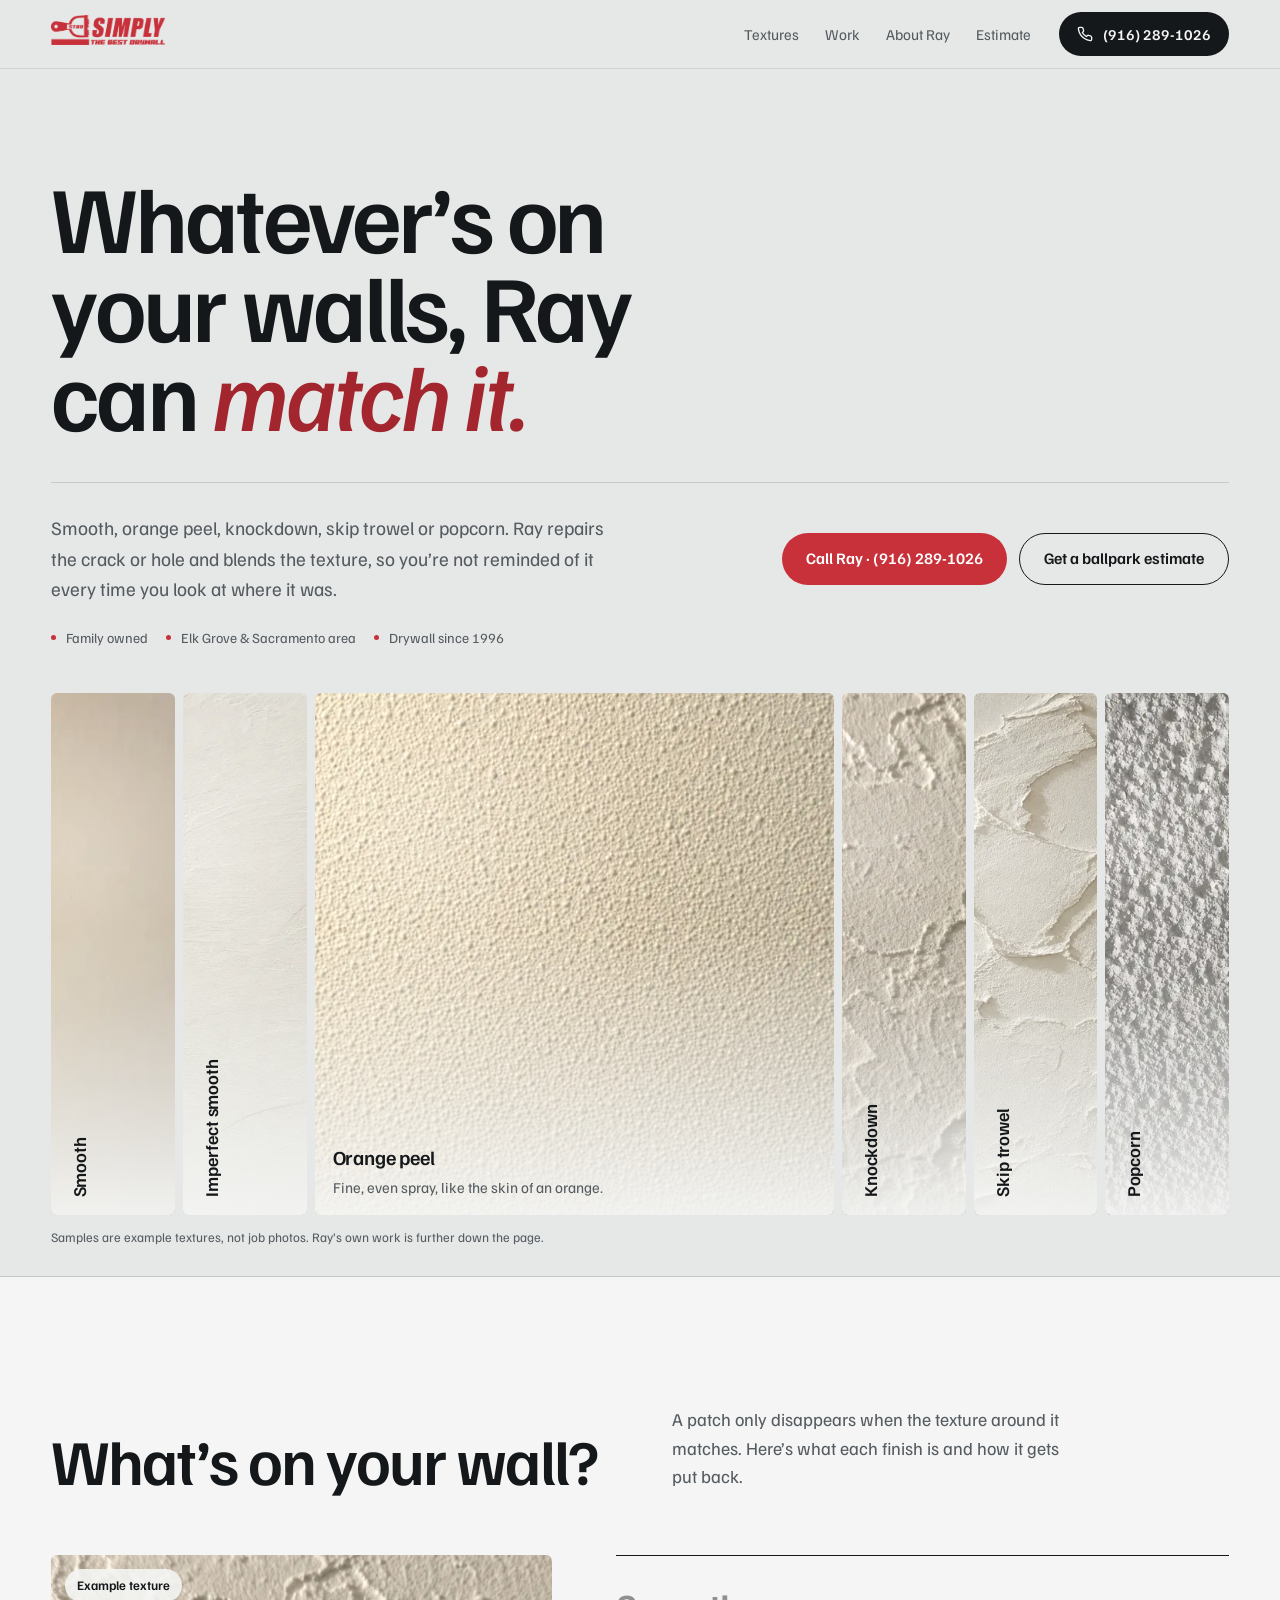
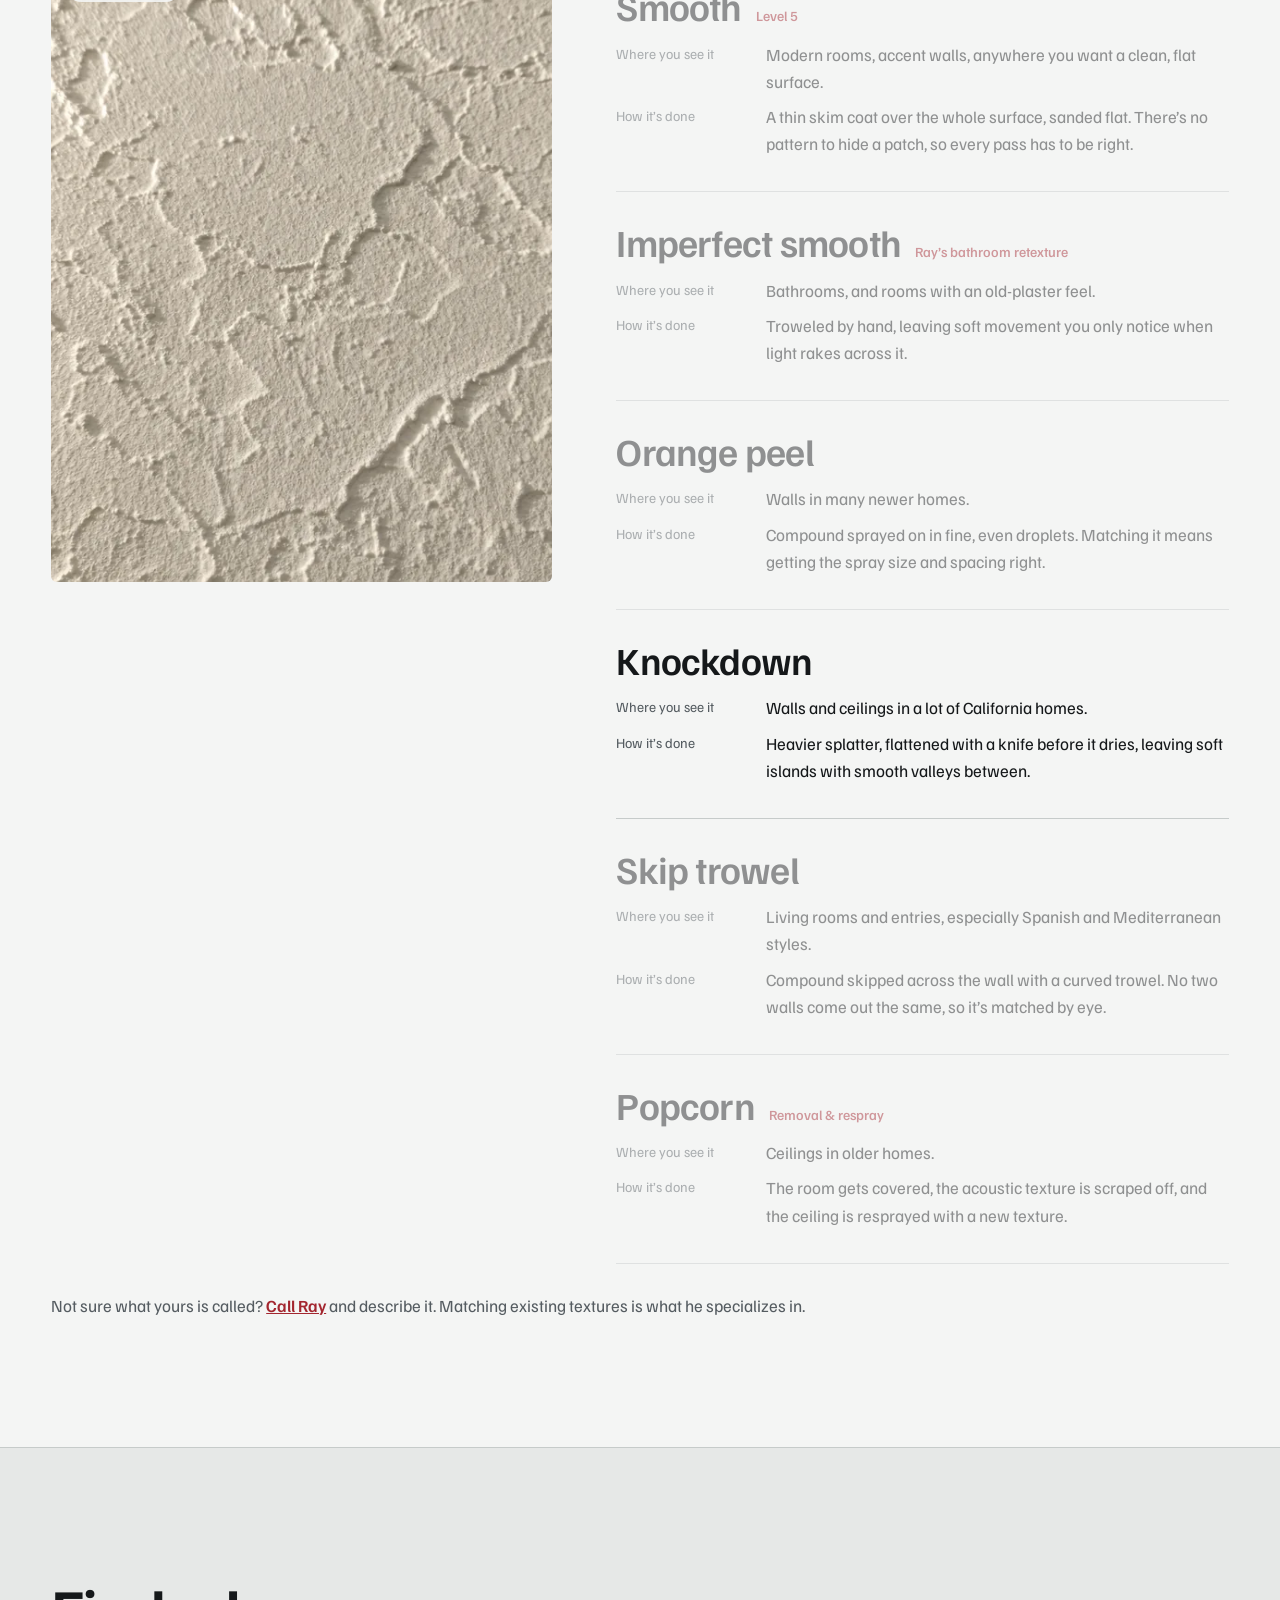
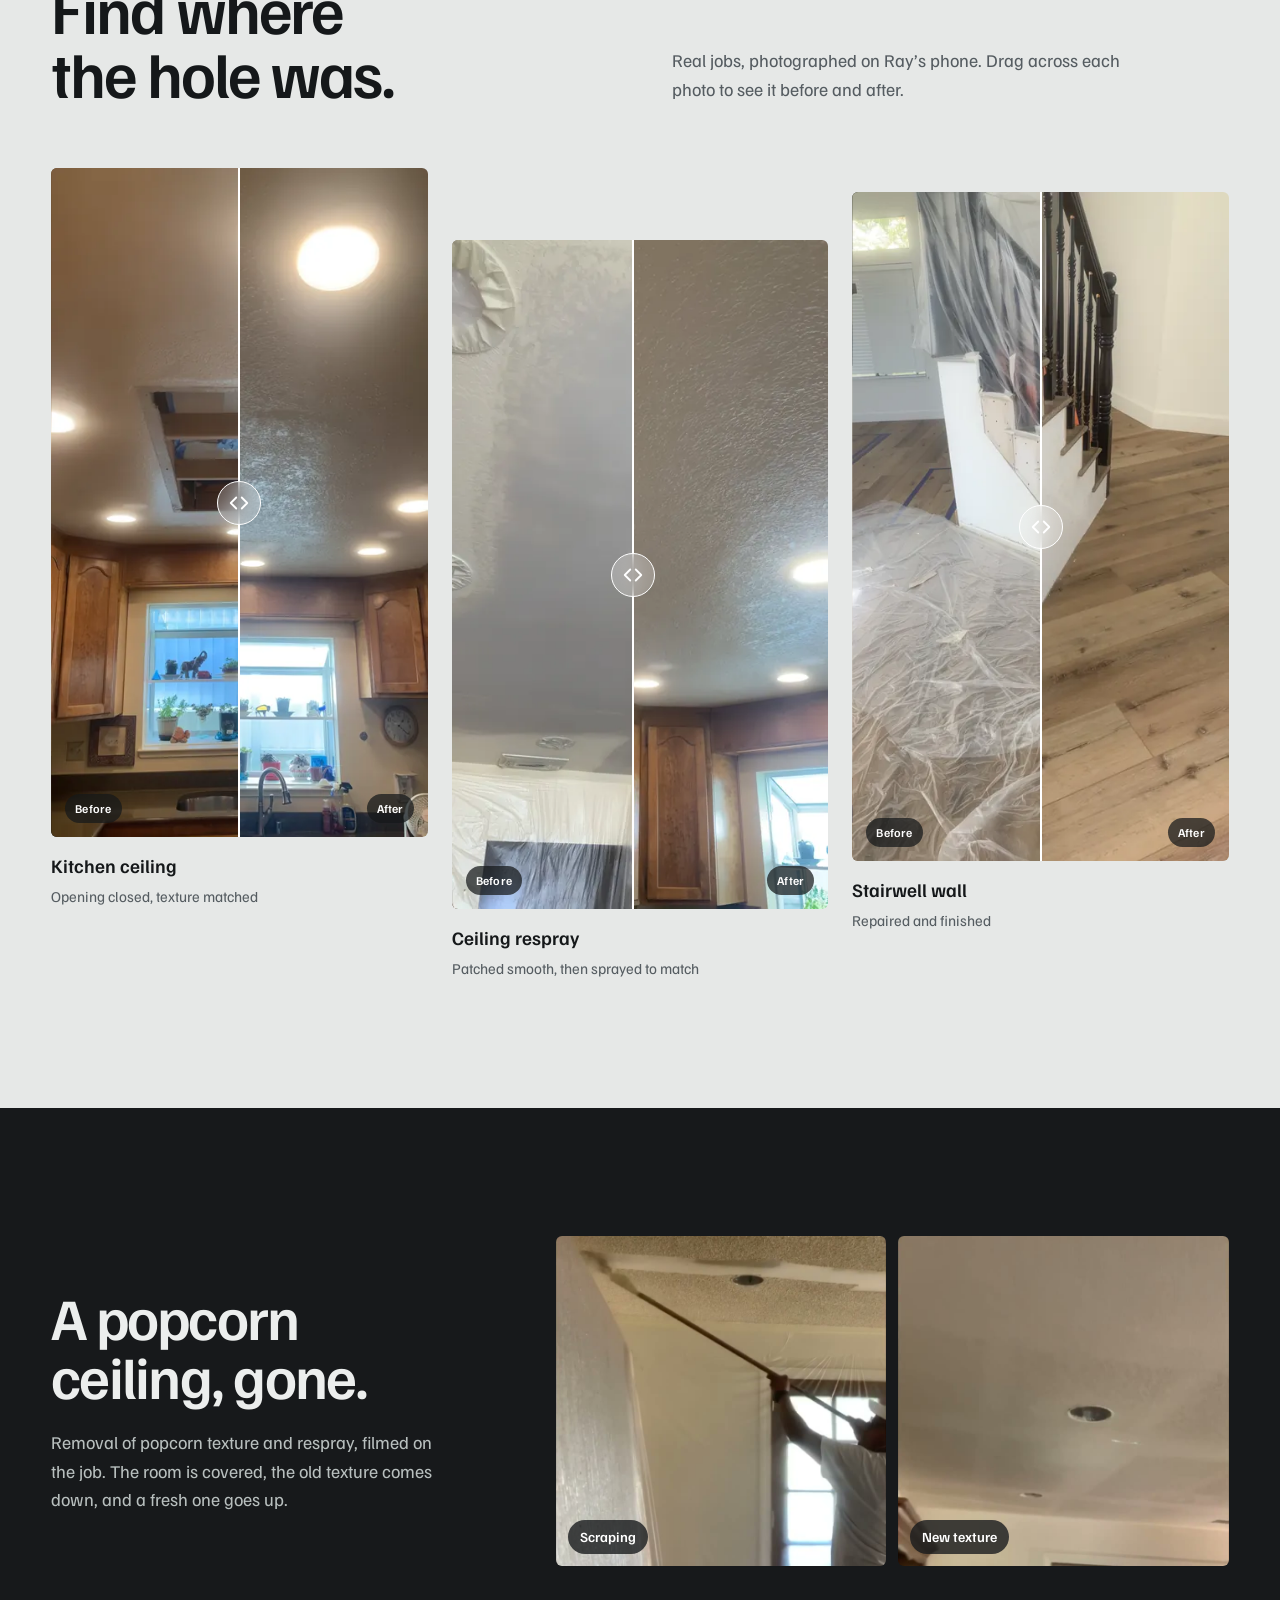
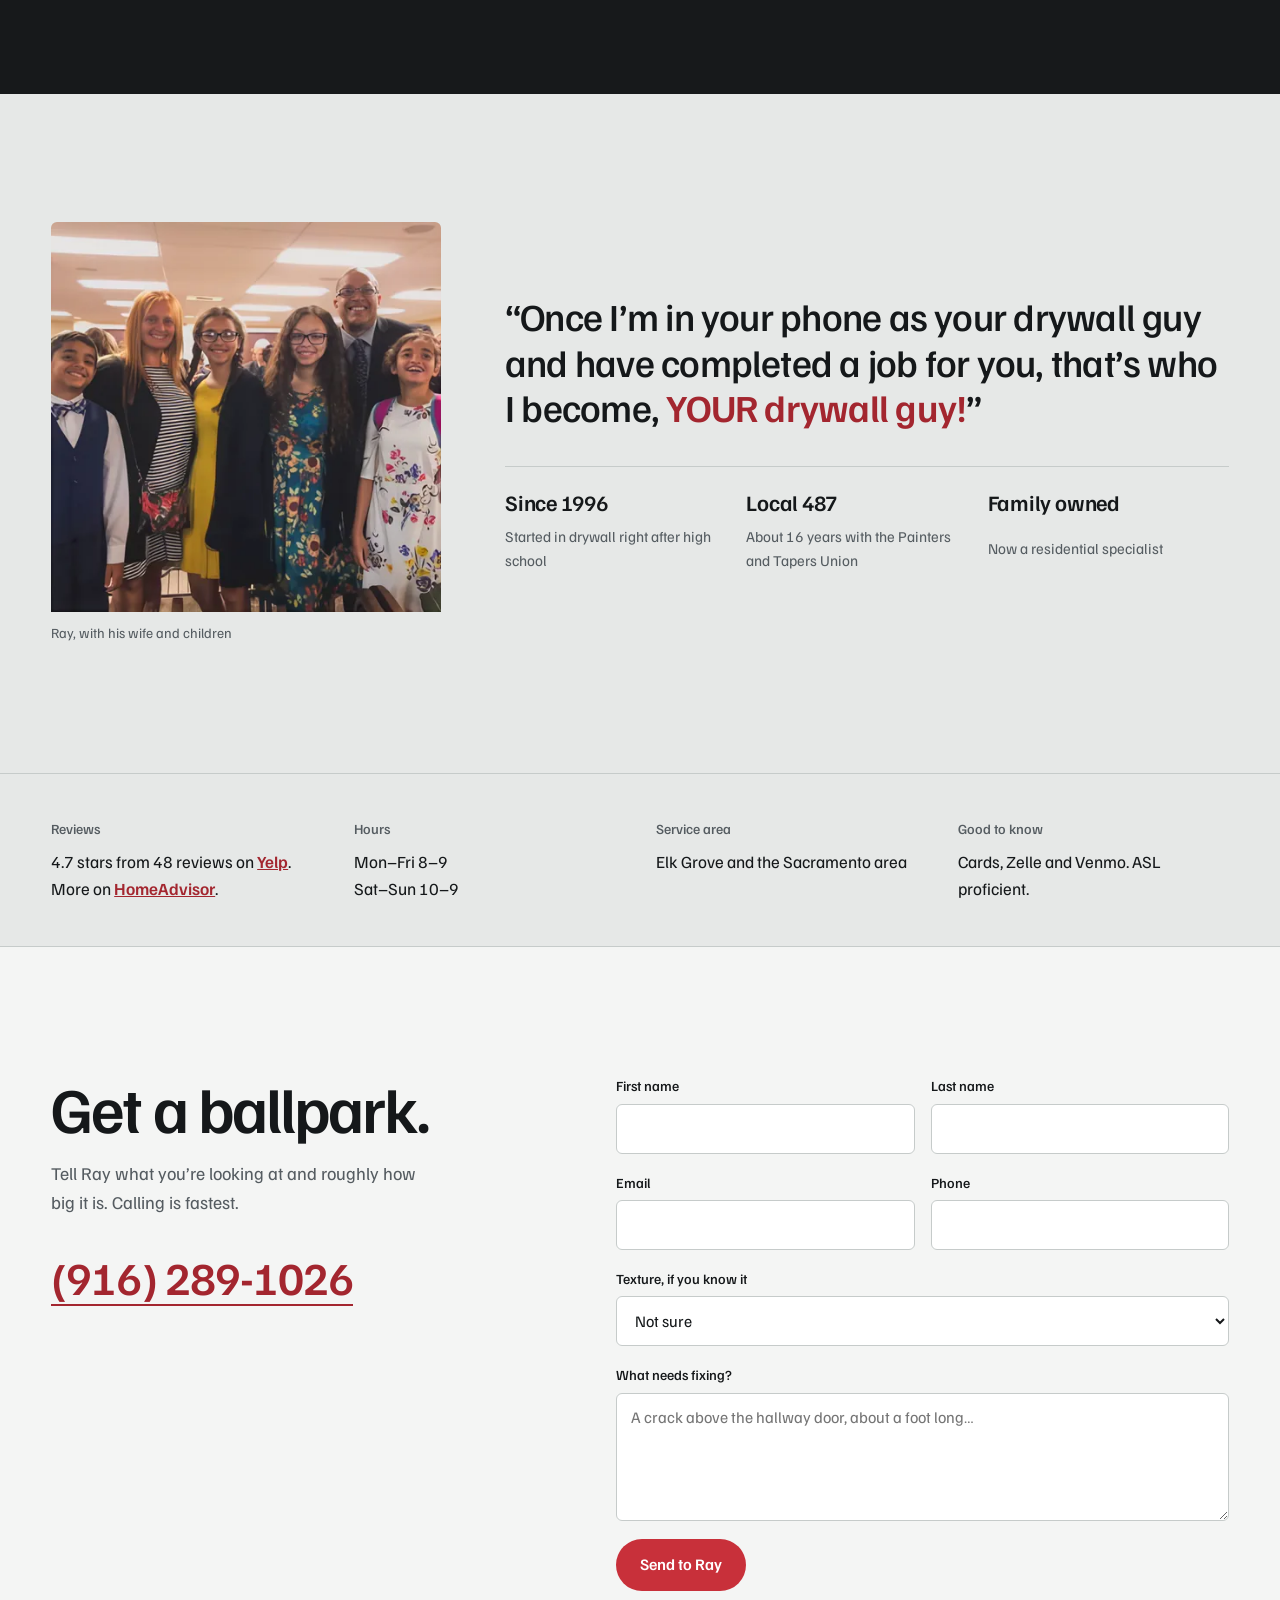
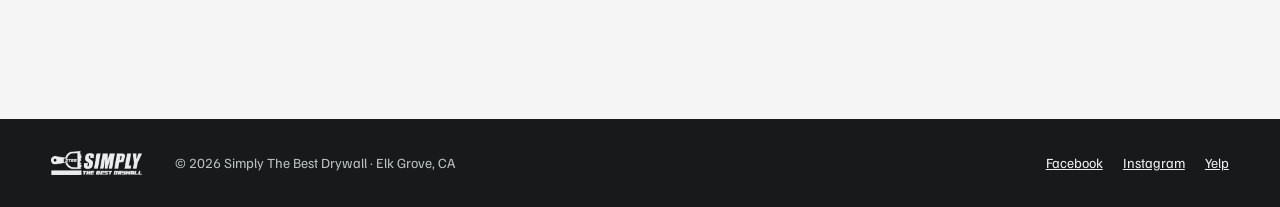
<file: all/round-2/a-sample-board/index.html>
<!doctype html>
<html lang="en">
<head>
<meta charset="utf-8">
<meta name="robots" content="noindex">
<meta name="viewport" content="width=device-width, initial-scale=1">
<meta name="robots" content="noindex, nofollow">
<title>Simply The Best Drywall · Texture matching in Elk Grove</title>
<meta name="description" content="Drywall repair and texture matching in Elk Grove and the Sacramento area. Smooth, orange peel, knockdown, skip trowel and popcorn removal. Call Ray at (916) 289-1026.">
<link rel="icon" href="../../assets/img/favicon.png">
<link rel="preconnect" href="https://fonts.googleapis.com">
<link rel="preconnect" href="https://fonts.gstatic.com" crossorigin>
<link href="https://fonts.googleapis.com/css2?family=Familjen+Grotesk:ital,wght@0,400..700;1,400..500&display=swap" rel="stylesheet">
<link rel="stylesheet" href="../../assets/base.css?v=7">
<style>
  :root {
    --wall: #e6e8e7;
    --panel: #f4f5f4;
    --ink: #15181a;
    --muted: #555c61;
    --line: #c6cbca;
    --red: #c8303a;
    --red-ink: #a3262f;
    --dark: #17191b;
    --dark-ink: #eceeed;
    --focus: #a3262f;
    --radius: 6px;
    --gutter: clamp(20px, 4vw, 56px);
    --max: 1320px;
    --ease: cubic-bezier(.2, .7, .2, 1);
    --font: "Familjen Grotesk", ui-sans-serif, system-ui, sans-serif;
  }

  body { background: var(--wall); color: var(--ink); font: 400 17px/1.6 var(--font); }
  .wrap { max-width: var(--max); margin: 0 auto; padding: 0 var(--gutter); }
  h1, h2, h3 { margin: 0; font-weight: 600; letter-spacing: -0.02em; text-wrap: balance; }
  p { margin: 0; text-wrap: pretty; }

  /* ---------- Header ---------- */
  .top { position: sticky; top: 0; z-index: 20; background: color-mix(in srgb, var(--wall) 86%, transparent); -webkit-backdrop-filter: blur(14px) saturate(150%); backdrop-filter: blur(14px) saturate(150%); border-bottom: 1px solid color-mix(in srgb, var(--line) 70%, transparent); }
  .top .wrap { display: flex; align-items: center; gap: 28px; height: 68px; }
  .top .logo { --logo-h: 30px; color: var(--red); }
  .top nav { display: flex; gap: 26px; margin-left: auto; font-size: 15px; }
  .top nav a { text-decoration: none; color: var(--muted); padding: 10px 0; }
  .top nav a:hover { color: var(--ink); }
  .call { display: inline-flex; align-items: center; gap: 10px; min-height: 44px; padding: 0 18px; border-radius: 999px; background: var(--ink); color: var(--panel); font-weight: 600; font-size: 15px; text-decoration: none; transition: background .2s, scale .1s; }
  .call:hover { background: #2a2f33; }
  .call:active { scale: .97; }
  .call svg { width: 16px; height: 16px; }

  /* ---------- Hero ---------- */
  .hero { padding: clamp(48px, 8vw, 104px) 0 clamp(28px, 4vw, 44px); }
  .hero h1 { font-size: clamp(46px, 7.4vw, 112px); line-height: .94; letter-spacing: -0.035em; max-width: 13ch; }
  .hero h1 em { font-style: italic; font-weight: 500; color: var(--red-ink); }
  .hero-side { display: grid; grid-template-columns: minmax(0, 1fr) auto; gap: 22px 48px; align-items: center; margin-top: clamp(28px, 4vw, 44px); padding-top: clamp(22px, 3vw, 30px); border-top: 1px solid var(--line); }
  .hero-side > p:first-child { font-size: 19px; color: var(--muted); max-width: 52ch; }
  .hero-side .facts { grid-column: 1 / -1; }
  .actions { display: flex; flex-wrap: wrap; gap: 12px; }
  .btn { display: inline-flex; align-items: center; justify-content: center; gap: 10px; min-height: 52px; padding: 0 24px; border-radius: 999px; font-weight: 600; font-size: 16px; text-decoration: none; transition: background .2s, color .2s, scale .1s; }
  .btn:active { scale: .97; }
  .btn-red { background: var(--red); color: #fff; }
  .btn-red:hover { background: var(--red-ink); }
  .btn-line { border: 1px solid var(--ink); color: var(--ink); }
  .btn-line:hover { background: var(--ink); color: var(--panel); }
  .facts { display: flex; flex-wrap: wrap; gap: 6px 18px; font-size: 14px; color: var(--muted); }
  .facts span { display: inline-flex; align-items: center; gap: 10px; white-space: nowrap; }
  .facts span::before { content: ""; width: 5px; height: 5px; border-radius: 50%; background: var(--red); }

  /* ---------- Sample strip ---------- */
  .strip-wrap { padding: 0 var(--gutter) clamp(20px, 3vw, 28px); max-width: calc(var(--max) + 2 * var(--gutter)); margin: 0 auto; }
  .strip { display: flex; gap: 8px; height: clamp(360px, 58vh, 560px); }
  .tile { --lx: 18%; --ly: 30%; position: relative; flex: 1 1 0; min-width: 0; overflow: hidden; border: 0; padding: 0; border-radius: var(--radius); background: #ddd center / cover no-repeat; text-align: left; color: var(--ink); transition: flex-grow .6s var(--ease); isolation: isolate; }
  .tile::before { content: ""; position: absolute; inset: 0; z-index: 1; pointer-events: none; background: radial-gradient(circle at var(--lx) var(--ly), rgba(255,255,255,.6), rgba(255,255,255,0) 42%), linear-gradient(115deg, rgba(255,255,255,0) 40%, rgba(20,22,24,.22)); mix-blend-mode: soft-light; transition: opacity .3s; }
  .tile::after { content: ""; position: absolute; inset: auto 0 0 0; height: 55%; z-index: 1; pointer-events: none; background: linear-gradient(to top, rgba(244,245,244,.94), rgba(244,245,244,0)); }
  .tile[aria-pressed="true"] { flex-grow: 4.2; }
  @media (hover: hover) {
    .strip:hover .tile { flex-grow: 1; }
    .strip:hover .tile:hover { flex-grow: 4.2; }
  }
  .tile-v { position: absolute; left: 14px; bottom: 18px; z-index: 2; writing-mode: vertical-rl; rotate: 180deg; font-size: 18px; font-weight: 600; letter-spacing: -0.005em; white-space: nowrap; transition: opacity .25s; }
  .tile-label { position: absolute; left: 18px; right: 18px; bottom: 16px; z-index: 2; display: grid; gap: 6px; min-width: 240px; opacity: 0; translate: 0 6px; transition: opacity .3s, translate .4s var(--ease); }
  .tile[aria-pressed="true"] .tile-v { opacity: 0; }
  .tile[aria-pressed="true"] .tile-label { opacity: 1; translate: 0 0; }
  .tile-name { font-size: 20px; font-weight: 600; letter-spacing: -0.01em; line-height: 1.15; }
  .tile-line { font-size: 15px; color: var(--muted); max-width: 30ch; }
  @media (hover: hover) {
    .strip:hover .tile .tile-v { opacity: 1; }
    .strip:hover .tile .tile-label { opacity: 0; translate: 0 6px; }
    .strip:hover .tile:hover .tile-v { opacity: 0; }
    .strip:hover .tile:hover .tile-label { opacity: 1; translate: 0 0; }
  }
  .strip-note { margin-top: 12px; font-size: 13px; color: var(--muted); }

  /* ---------- Section rhythm ---------- */
  section { scroll-margin-top: 76px; }
  .sec { padding: clamp(72px, 10vw, 136px) 0; }
  .sec-head { display: grid; grid-template-columns: minmax(0, 1fr) minmax(0, 1fr); gap: 20px 64px; align-items: end; margin-bottom: clamp(36px, 5vw, 64px); }
  .sec-head h2 { font-size: clamp(36px, 5vw, 68px); line-height: 1; letter-spacing: -0.03em; }
  .sec-head p { font-size: 18px; color: var(--muted); max-width: 46ch; }

  /* ---------- Texture guide ---------- */
  .guide { background: var(--panel); border-block: 1px solid var(--line); }
  .guide-grid { display: grid; grid-template-columns: minmax(0, .9fr) minmax(0, 1.1fr); gap: 64px; }
  .stage { position: sticky; top: 100px; align-self: start; aspect-ratio: 4 / 5; border-radius: var(--radius); overflow: hidden; background: var(--wall); }
  .stage > figure { position: absolute; inset: 0; margin: 0; opacity: 0; transition: opacity .45s var(--ease); }
  .stage > figure.is-active { opacity: 1; }
  .stage img, .stage video { width: 100%; height: 100%; object-fit: cover; }
  .badge { position: absolute; left: 14px; top: 14px; z-index: 2; display: inline-flex; align-items: center; gap: 8px; padding: 6px 12px; border-radius: 999px; font-size: 13px; font-weight: 600; background: rgba(244,245,244,.9); color: var(--ink); }
  .badge--real { background: var(--red); color: #fff; }
  .badge--real::before { content: ""; width: 7px; height: 7px; border-radius: 50%; background: #fff; }
  .entries { list-style: none; margin: 0; padding: 0; border-top: 1px solid var(--ink); }
  .entry { padding: 30px 0 34px; border-bottom: 1px solid var(--line); display: grid; gap: 14px; transition: opacity .3s; }
  @media (min-width: 900px) { .entries.has-active .entry:not(.is-active) { opacity: .45; } }
  .entry h3 { font-size: clamp(28px, 3vw, 40px); line-height: 1.05; display: flex; align-items: baseline; gap: 14px; flex-wrap: wrap; }
  .entry h3 small { font-size: 14px; font-weight: 500; letter-spacing: 0; color: var(--red-ink); }
  .entry dl { margin: 0; display: grid; grid-template-columns: 130px 1fr; gap: 8px 20px; }
  .entry dt { font-size: 14px; color: var(--muted); padding-top: 2px; }
  .entry dd { margin: 0; }
  .entry-media { display: none; position: relative; margin: 6px 0 0; border-radius: var(--radius); overflow: hidden; aspect-ratio: 4 / 3; background: var(--wall); }
  .entry-media img, .entry-media video { width: 100%; height: 100%; object-fit: cover; }
  .guide-foot { margin-top: 28px; color: var(--muted); }
  .guide-foot a { color: var(--red-ink); font-weight: 600; }

  /* ---------- Work ---------- */
  .work-grid { display: grid; grid-template-columns: repeat(3, minmax(0, 1fr)); gap: 24px; align-items: start; }
  .work-grid > figure:nth-child(2) { margin-top: 72px; }
  .work-grid > figure:nth-child(3) { margin-top: 24px; }
  .shot { margin: 0; display: grid; gap: 14px; }
  .shot .compare { aspect-ratio: 9 / 16; border-radius: var(--radius); }
  .shot figcaption { display: grid; gap: 2px; }
  .shot figcaption b { font-size: 19px; font-weight: 600; }
  .shot figcaption span { color: var(--muted); font-size: 15px; }
  .compare-tag { font-size: 12px; font-weight: 600; letter-spacing: .02em; padding: 5px 10px; border-radius: 999px; background: rgba(21,24,26,.72); color: #fff; }
  .work-hint { margin-top: 28px; font-size: 14px; color: var(--muted); }

  /* ---------- Popcorn band ---------- */
  .band { background: var(--dark); color: var(--dark-ink); }
  .band-grid { display: grid; grid-template-columns: minmax(0, .8fr) minmax(0, 1.2fr); gap: 56px; align-items: center; }
  .band h2 { font-size: clamp(36px, 4.6vw, 64px); line-height: 1; letter-spacing: -0.03em; }
  .band p { color: #b8bfbe; font-size: 18px; margin-top: 22px; max-width: 40ch; }
  .clips { display: grid; grid-template-columns: 1fr 1fr; gap: 12px; }
  .clip { margin: 0; position: relative; border-radius: var(--radius); overflow: hidden; aspect-ratio: 1; background: #000; }
  .clip video { width: 100%; height: 100%; object-fit: cover; }
  .clip figcaption { position: absolute; left: 12px; bottom: 12px; padding: 6px 12px; border-radius: 999px; background: rgba(23,25,27,.78); color: #fff; font-size: 14px; font-weight: 600; }

  /* ---------- Ray ---------- */
  .ray-grid { display: grid; grid-template-columns: minmax(0, .7fr) minmax(0, 1.3fr); gap: 64px; align-items: center; }
  .ray-photo { margin: 0; border-radius: var(--radius); overflow: hidden; }
  .ray-photo img { width: 100%; aspect-ratio: 1; object-fit: cover; }
  .ray-photo figcaption { padding-top: 10px; font-size: 14px; color: var(--muted); }
  .ray blockquote { margin: 0; font-size: clamp(26px, 3vw, 40px); line-height: 1.18; letter-spacing: -0.02em; font-weight: 500; }
  .ray blockquote strong { color: var(--red-ink); font-weight: 600; }
  .ray-facts { margin: 36px 0 0; padding: 0; list-style: none; display: grid; grid-template-columns: repeat(3, minmax(0, 1fr)); border-top: 1px solid var(--line); }
  .ray-facts li { padding: 18px 18px 0 0; display: grid; gap: 4px; }
  .ray-facts b { font-size: 22px; font-weight: 600; letter-spacing: -0.01em; }
  .ray-facts span { font-size: 15px; color: var(--muted); }

  /* ---------- Details ---------- */
  .details { border-top: 1px solid var(--line); }
  .details .wrap { display: grid; grid-template-columns: repeat(4, minmax(0, 1fr)); gap: 32px; padding-block: 44px; }
  .details dl { margin-block: 0; }
  .details dt { font-size: 14px; font-weight: 500; color: var(--muted); margin-bottom: 8px; }
  .details dd { margin: 0; font-size: 17px; }
  .details a { color: var(--red-ink); font-weight: 600; }

  /* ---------- Estimate ---------- */
  .estimate { background: var(--panel); border-top: 1px solid var(--line); }
  .est-grid { display: grid; grid-template-columns: minmax(0, .9fr) minmax(0, 1.1fr); gap: 64px; }
  .est-grid h2 { font-size: clamp(36px, 5vw, 68px); line-height: 1; letter-spacing: -0.03em; }
  .est-grid > div > p { margin-top: 20px; color: var(--muted); font-size: 18px; max-width: 38ch; }
  .phone-big { display: inline-block; margin-top: 32px; font-size: clamp(30px, 3.6vw, 46px); font-weight: 600; letter-spacing: -0.02em; color: var(--red-ink); text-decoration: none; border-bottom: 2px solid currentColor; line-height: 1.2; }
  form { display: grid; grid-template-columns: 1fr 1fr; gap: 18px 16px; }
  label { display: grid; gap: 6px; font-size: 14px; font-weight: 500; }
  label.full { grid-column: 1 / -1; }
  input, select, textarea { width: 100%; min-height: 50px; padding: 12px 14px; border: 1px solid var(--line); border-radius: var(--radius); background: #fff; font: 400 16px/1.4 var(--font); color: var(--ink); }
  textarea { min-height: 128px; resize: vertical; }
  input:focus-visible, select:focus-visible, textarea:focus-visible { outline: 2px solid var(--focus); outline-offset: 1px; border-color: transparent; }
  .form-foot { grid-column: 1 / -1; display: flex; align-items: center; gap: 18px; flex-wrap: wrap; }
  .form-foot .btn { border: 0; }
  [data-form-status] { font-size: 14px; color: var(--muted); }

  /* ---------- Footer ---------- */
  footer { background: var(--dark); color: #b8bfbe; font-size: 14px; }
  footer .wrap { display: flex; flex-wrap: wrap; align-items: center; gap: 18px 32px; padding-block: 32px; }
  footer .logo { --logo-h: 24px; color: var(--dark-ink); }
  footer nav { display: flex; gap: 20px; margin-left: auto; }
  footer a { color: var(--dark-ink); }

  /* ---------- Responsive ---------- */
  @media (max-width: 1000px) {
    .top nav { display: none; }
    .top .call { margin-left: auto; }
    .hero-side, .sec-head, .band-grid, .ray-grid, .est-grid { grid-template-columns: 1fr; }
    .details .wrap { grid-template-columns: 1fr 1fr; }
  }
  @media (max-width: 899px) {
    .guide-grid { grid-template-columns: 1fr; }
    .stage { display: none; }
    .entry-media { display: block; }
    .work-grid { grid-template-columns: 1fr; gap: 40px; }
    .work-grid > figure:nth-child(n) { margin-top: 0; }
    .shot .compare { aspect-ratio: 4 / 5; }
  }
  @media (max-width: 700px) {
    body { font-size: 16px; }
    .top .call span { display: none; }
    .top .call { width: 44px; padding: 0; justify-content: center; }
    .strip { height: auto; overflow-x: auto; scroll-snap-type: x mandatory; scroll-padding-inline: var(--gutter); gap: 10px; padding-bottom: 6px; margin-inline: calc(-1 * var(--gutter)); padding-inline: var(--gutter); scrollbar-width: none; }
    .strip::-webkit-scrollbar { display: none; }
    .tile, .tile[aria-pressed="true"] { flex: 0 0 76%; aspect-ratio: 4 / 5; scroll-snap-align: start; }
    .tile .tile-v { display: none; }
    .tile .tile-label { opacity: 1; translate: 0 0; min-width: 0; }
    .entry dl { grid-template-columns: 1fr; gap: 2px; }
    .entry dd + dt { margin-top: 10px; }
    .ray-facts { grid-template-columns: 1fr; }
    .details .wrap { grid-template-columns: 1fr; }
    form { grid-template-columns: 1fr; }
    .clips { grid-template-columns: 1fr; }
    footer nav { margin-left: 0; }
  }
  @media (prefers-reduced-motion: reduce) {
    .tile, .tile-v, .tile-label, .stage > figure, .entry { transition: none; }
  }
</style>
</head>
<body>
<a class="skip" href="#main">Skip to content</a>

<header class="top">
  <div class="wrap">
    <a href="#top" aria-label="Simply The Best Drywall, home"><span class="logo" aria-hidden="true"></span></a>
    <nav aria-label="Main">
      <a href="#textures">Textures</a>
      <a href="#work">Work</a>
      <a href="#ray">About Ray</a>
      <a href="#estimate">Estimate</a>
    </nav>
    <a class="call" href="tel:+19162891026" aria-label="Call Ray at (916) 289-1026">
      <svg viewBox="0 0 24 24" fill="none" stroke="currentColor" stroke-width="2" stroke-linecap="round" stroke-linejoin="round" aria-hidden="true"><path d="M22 16.9v3a2 2 0 0 1-2.2 2 19.8 19.8 0 0 1-8.6-3.1 19.5 19.5 0 0 1-6-6A19.8 19.8 0 0 1 2.1 4.2 2 2 0 0 1 4.1 2h3a2 2 0 0 1 2 1.7c.1.9.4 1.8.7 2.7a2 2 0 0 1-.5 2.1L8 9.8a16 16 0 0 0 6 6l1.3-1.3a2 2 0 0 1 2.1-.4c.9.3 1.8.6 2.7.7a2 2 0 0 1 1.7 2z"/></svg>
      <span>(916) 289-1026</span>
    </a>
  </div>
</header>

<main id="main">
  <section class="hero" id="top">
    <div class="wrap">
      <h1>Whatever’s on your walls, Ray can <em>match it.</em></h1>
      <div class="hero-side">
        <p>Smooth, orange peel, knockdown, skip trowel or popcorn. Ray repairs the crack or hole and blends the texture, so you’re not reminded of it every time you look at where it was.</p>
        <div class="actions">
          <a class="btn btn-red" href="tel:+19162891026">Call Ray · (916) 289-1026</a>
          <a class="btn btn-line" href="#estimate">Get a ballpark estimate</a>
        </div>
        <p class="facts"><span>Family owned</span><span>Elk Grove &amp; Sacramento area</span><span>Drywall since 1996</span></p>
      </div>
    </div>
  </section>

  <div class="strip-wrap">
    <div class="strip" data-strip aria-label="Texture samples">
      <button class="tile" type="button" aria-pressed="false" style="background-image:url(../../assets/img/tex-smooth.webp)"><span class="tile-v" aria-hidden="true">Smooth</span><span class="tile-label"><span class="tile-name">Smooth</span><span class="tile-line">Skim-coated flat. Nothing to hide a patch behind.</span></span></button>
      <button class="tile" type="button" aria-pressed="false" style="background-image:url(../../assets/img/tex-imperfect-smooth.webp)"><span class="tile-v" aria-hidden="true">Imperfect smooth</span><span class="tile-label"><span class="tile-name">Imperfect smooth</span><span class="tile-line">Hand-troweled movement, the bathroom retexture.</span></span></button>
      <button class="tile" type="button" aria-pressed="true" style="background-image:url(../../assets/img/tex-orange-peel.webp)"><span class="tile-v" aria-hidden="true">Orange peel</span><span class="tile-label"><span class="tile-name">Orange peel</span><span class="tile-line">Fine, even spray, like the skin of an orange.</span></span></button>
      <button class="tile" type="button" aria-pressed="false" style="background-image:url(../../assets/img/tex-knockdown.webp)"><span class="tile-v" aria-hidden="true">Knockdown</span><span class="tile-label"><span class="tile-name">Knockdown</span><span class="tile-line">Splatter flattened with a knife into soft islands.</span></span></button>
      <button class="tile" type="button" aria-pressed="false" style="background-image:url(../../assets/img/tex-skip-trowel.webp)"><span class="tile-v" aria-hidden="true">Skip trowel</span><span class="tile-label"><span class="tile-name">Skip trowel</span><span class="tile-line">Hand-made crescents from a curved trowel.</span></span></button>
      <button class="tile" type="button" aria-pressed="false" style="background-image:url(../../assets/img/tex-popcorn.webp)"><span class="tile-v" aria-hidden="true">Popcorn</span><span class="tile-label"><span class="tile-name">Popcorn</span><span class="tile-line">Scraped off, then resprayed or smoothed.</span></span></button>
    </div>
    <p class="strip-note">Samples are example textures, not job photos. Ray’s own work is further down the page.</p>
  </div>

  <section class="guide sec" id="textures" aria-labelledby="textures-h">
    <div class="wrap">
      <div class="sec-head">
        <h2 id="textures-h">What’s on your wall?</h2>
        <p>A patch only disappears when the texture around it matches. Here’s what each finish is and how it gets put back.</p>
      </div>
      <div class="guide-grid">
        <div class="stage" aria-hidden="true" data-stage>
          <figure data-for="smooth" class="is-active"><span class="badge">Example texture</span><img src="../../assets/img/tex-smooth.webp" alt="" loading="lazy"></figure>
          <figure data-for="imperfect"><span class="badge badge--real">Ray’s footage</span><video muted playsinline loop preload="none" poster="../../assets/video/smooth-skim.jpg" src="../../assets/video/smooth-skim.mp4"></video></figure>
          <figure data-for="orange"><span class="badge">Example texture</span><img src="../../assets/img/tex-orange-peel.webp" alt="" loading="lazy"></figure>
          <figure data-for="knockdown"><span class="badge">Example texture</span><img src="../../assets/img/tex-knockdown.webp" alt="" loading="lazy"></figure>
          <figure data-for="skip"><span class="badge">Example texture</span><img src="../../assets/img/tex-skip-trowel.webp" alt="" loading="lazy"></figure>
          <figure data-for="popcorn"><span class="badge badge--real">Ray’s footage</span><video muted playsinline loop preload="none" poster="../../assets/video/popcorn-scrape.jpg" src="../../assets/video/popcorn-scrape.mp4"></video></figure>
        </div>

        <ol class="entries" data-entries>
          <li class="entry" data-key="smooth">
            <h3>Smooth <small>Level 5</small></h3>
            <figure class="entry-media"><span class="badge">Example texture</span><img src="../../assets/img/tex-smooth.webp" alt="Example of a smooth, skim-coated wall" loading="lazy"></figure>
            <dl><dt>Where you see it</dt><dd>Modern rooms, accent walls, anywhere you want a clean, flat surface.</dd><dt>How it’s done</dt><dd>A thin skim coat over the whole surface, sanded flat. There’s no pattern to hide a patch, so every pass has to be right.</dd></dl>
          </li>
          <li class="entry" data-key="imperfect">
            <h3>Imperfect smooth <small>Ray’s bathroom retexture</small></h3>
            <figure class="entry-media"><span class="badge badge--real">Ray’s footage</span><video muted playsinline loop preload="none" data-loop poster="../../assets/video/smooth-skim.jpg" src="../../assets/video/smooth-skim.mp4" aria-label="Ray’s bathroom retexture, skim coat going on"></video></figure>
            <dl><dt>Where you see it</dt><dd>Bathrooms, and rooms with an old-plaster feel.</dd><dt>How it’s done</dt><dd>Troweled by hand, leaving soft movement you only notice when light rakes across it.</dd></dl>
          </li>
          <li class="entry" data-key="orange">
            <h3>Orange peel</h3>
            <figure class="entry-media"><span class="badge">Example texture</span><img src="../../assets/img/tex-orange-peel.webp" alt="Example of an orange peel texture" loading="lazy"></figure>
            <dl><dt>Where you see it</dt><dd>Walls in many newer homes.</dd><dt>How it’s done</dt><dd>Compound sprayed on in fine, even droplets. Matching it means getting the spray size and spacing right.</dd></dl>
          </li>
          <li class="entry" data-key="knockdown">
            <h3>Knockdown</h3>
            <figure class="entry-media"><span class="badge">Example texture</span><img src="../../assets/img/tex-knockdown.webp" alt="Example of a knockdown texture" loading="lazy"></figure>
            <dl><dt>Where you see it</dt><dd>Walls and ceilings in a lot of California homes.</dd><dt>How it’s done</dt><dd>Heavier splatter, flattened with a knife before it dries, leaving soft islands with smooth valleys between.</dd></dl>
          </li>
          <li class="entry" data-key="skip">
            <h3>Skip trowel</h3>
            <figure class="entry-media"><span class="badge">Example texture</span><img src="../../assets/img/tex-skip-trowel.webp" alt="Example of a skip trowel texture" loading="lazy"></figure>
            <dl><dt>Where you see it</dt><dd>Living rooms and entries, especially Spanish and Mediterranean styles.</dd><dt>How it’s done</dt><dd>Compound skipped across the wall with a curved trowel. No two walls come out the same, so it’s matched by eye.</dd></dl>
          </li>
          <li class="entry" data-key="popcorn">
            <h3>Popcorn <small>Removal &amp; respray</small></h3>
            <figure class="entry-media"><span class="badge badge--real">Ray’s footage</span><video muted playsinline loop preload="none" data-loop poster="../../assets/video/popcorn-scrape.jpg" src="../../assets/video/popcorn-scrape.mp4" aria-label="Ray scraping a popcorn ceiling"></video></figure>
            <dl><dt>Where you see it</dt><dd>Ceilings in older homes.</dd><dt>How it’s done</dt><dd>The room gets covered, the acoustic texture is scraped off, and the ceiling is resprayed with a new texture.</dd></dl>
          </li>
        </ol>
      </div>
      <p class="guide-foot">Not sure what yours is called? <a href="tel:+19162891026">Call Ray</a> and describe it. Matching existing textures is what he specializes in.</p>
    </div>
  </section>

  <section class="sec" id="work" aria-labelledby="work-h">
    <div class="wrap">
      <div class="sec-head">
        <h2 id="work-h">Find where the hole was.</h2>
        <p>Real jobs, photographed on Ray’s phone. Drag across each photo to see it before and after.</p>
      </div>
      <div class="work-grid">
        <figure class="shot" data-reveal>
          <div class="compare" data-compare>
            <img src="../../assets/img/ceiling-after.webp" srcset="../../assets/img/ceiling-after.webp 450w, ../../assets/img/ceiling-after@2x.webp 900w" sizes="(max-width: 899px) 90vw, 30vw" alt="After: the kitchen ceiling patched and textured, no opening visible" loading="lazy">
            <div class="compare-before"><img src="../../assets/img/ceiling-before.webp" srcset="../../assets/img/ceiling-before.webp 450w, ../../assets/img/ceiling-before@2x.webp 900w" sizes="(max-width: 899px) 90vw, 30vw" alt="Before: a large rectangular opening cut into the textured kitchen ceiling" loading="lazy"></div>
            <span class="compare-handle" aria-hidden="true"></span>
            <span class="compare-tag compare-tag--before">Before</span><span class="compare-tag compare-tag--after">After</span>
            <input type="range" min="0" max="100" value="50" aria-label="Compare the kitchen ceiling before and after">
          </div>
          <figcaption><b>Kitchen ceiling</b><span>Opening closed, texture matched</span></figcaption>
        </figure>
        <figure class="shot" data-reveal style="--d:.08s">
          <div class="compare" data-compare>
            <img src="../../assets/img/skim-after.webp" srcset="../../assets/img/skim-after.webp 450w, ../../assets/img/skim-after@2x.webp 900w" sizes="(max-width: 899px) 90vw, 30vw" alt="After: ceiling with an even, matched texture" loading="lazy">
            <div class="compare-before"><img src="../../assets/img/skim-before.webp" srcset="../../assets/img/skim-before.webp 450w, ../../assets/img/skim-before@2x.webp 900w" sizes="(max-width: 899px) 90vw, 30vw" alt="Before: ceiling patched with smooth compound, texture not yet sprayed" loading="lazy"></div>
            <span class="compare-handle" aria-hidden="true"></span>
            <span class="compare-tag compare-tag--before">Before</span><span class="compare-tag compare-tag--after">After</span>
            <input type="range" min="0" max="100" value="50" aria-label="Compare the ceiling respray before and after">
          </div>
          <figcaption><b>Ceiling respray</b><span>Patched smooth, then sprayed to match</span></figcaption>
        </figure>
        <figure class="shot" data-reveal style="--d:.16s">
          <div class="compare" data-compare>
            <img src="../../assets/img/stairs-after.webp" srcset="../../assets/img/stairs-after.webp 450w, ../../assets/img/stairs-after@2x.webp 900w" sizes="(max-width: 899px) 90vw, 30vw" alt="After: smooth, finished stairwell wall beside new wood floors" loading="lazy">
            <div class="compare-before"><img src="../../assets/img/stairs-before.webp" srcset="../../assets/img/stairs-before.webp 450w, ../../assets/img/stairs-before@2x.webp 900w" sizes="(max-width: 899px) 90vw, 30vw" alt="Before: stairwell wall masked in plastic during the repair" loading="lazy"></div>
            <span class="compare-handle" aria-hidden="true"></span>
            <span class="compare-tag compare-tag--before">Before</span><span class="compare-tag compare-tag--after">After</span>
            <input type="range" min="0" max="100" value="50" aria-label="Compare the stairwell before and after">
          </div>
          <figcaption><b>Stairwell wall</b><span>Repaired and finished</span></figcaption>
        </figure>
      </div>
    </div>
  </section>

  <section class="band sec" aria-labelledby="popcorn-h">
    <div class="wrap band-grid">
      <div>
        <h2 id="popcorn-h">A popcorn ceiling, gone.</h2>
        <p>Removal of popcorn texture and respray, filmed on the job. The room is covered, the old texture comes down, and a fresh one goes up.</p>
      </div>
      <div class="clips">
        <figure class="clip"><video muted playsinline loop preload="none" data-loop poster="../../assets/video/popcorn-scrape.jpg" src="../../assets/video/popcorn-scrape.mp4" aria-label="Ray scraping the popcorn texture off a ceiling"></video><figcaption>Scraping</figcaption></figure>
        <figure class="clip"><video muted playsinline loop preload="none" data-loop poster="../../assets/video/popcorn-after.jpg" src="../../assets/video/popcorn-after.mp4" aria-label="The ceiling after its new texture"></video><figcaption>New texture</figcaption></figure>
      </div>
    </div>
  </section>

  <section class="sec ray" id="ray" aria-labelledby="ray-h">
    <div class="wrap ray-grid">
      <figure class="ray-photo">
        <img src="../../assets/img/ray-family.webp" srcset="../../assets/img/ray-family.webp 449w, ../../assets/img/ray-family@2x.webp 898w" sizes="(max-width: 1000px) 90vw, 30vw" alt="Ray Abreu with his wife and children" loading="lazy">
        <figcaption>Ray, with his wife and children</figcaption>
      </figure>
      <div>
        <h2 id="ray-h" class="sr-only">About Ray</h2>
        <blockquote>“Once I’m in your phone as your drywall guy and have completed a job for you, that’s who I become, <strong>YOUR drywall guy!</strong>”</blockquote>
        <ul class="ray-facts">
          <li><b>Since 1996</b><span>Started in drywall right after high school</span></li>
          <li><b>Local 487</b><span>About 16 years with the Painters and Tapers Union</span></li>
          <li><b>Family owned</b><span>Now a residential specialist</span></li>
        </ul>
      </div>
    </div>
  </section>

  <aside class="details" aria-label="Business details">
    <dl class="wrap">
      <div><dt>Reviews</dt><dd>4.7 stars from 48 reviews on <a href="https://www.yelp.com/biz/simply-the-best-drywall-elk-grove" rel="noopener">Yelp</a>. More on <a href="https://www.homeadvisor.com/rated.SimplyTheBest.14765959.html" rel="noopener">HomeAdvisor</a>.</dd></div>
      <div><dt>Hours</dt><dd>Mon–Fri 8–9<br>Sat–Sun 10–9</dd></div>
      <div><dt>Service area</dt><dd>Elk Grove and the Sacramento area</dd></div>
      <div><dt>Good to know</dt><dd>Cards, Zelle and Venmo. ASL proficient.</dd></div>
    </dl>
  </aside>

  <section class="estimate sec" id="estimate" aria-labelledby="estimate-h">
    <div class="wrap est-grid">
      <div>
        <h2 id="estimate-h">Get a ballpark.</h2>
        <p>Tell Ray what you’re looking at and roughly how big it is. Calling is fastest.</p>
        <a class="phone-big" href="tel:+19162891026">(916) 289-1026</a>
      </div>
      <form data-demo-form novalidate>
        <label>First name<input name="first" autocomplete="given-name" required></label>
        <label>Last name<input name="last" autocomplete="family-name" required></label>
        <label>Email<input name="email" type="email" autocomplete="email" required></label>
        <label>Phone<input name="phone" type="tel" autocomplete="tel" required></label>
        <label class="full">Texture, if you know it
          <select name="texture">
            <option>Not sure</option><option>Smooth</option><option>Imperfect smooth</option><option>Orange peel</option><option>Knockdown</option><option>Skip trowel</option><option>Popcorn removal</option>
          </select>
        </label>
        <label class="full">What needs fixing?<textarea name="details" required placeholder="A crack above the hallway door, about a foot long…"></textarea></label>
        <div class="form-foot"><button class="btn btn-red" type="submit">Send to Ray</button><span data-form-status role="status"></span></div>
      </form>
    </div>
  </section>
</main>

<footer>
  <div class="wrap">
    <span class="logo" aria-label="Simply The Best Drywall" role="img"></span>
    <span>© 2026 Simply The Best Drywall · Elk Grove, CA</span>
    <nav aria-label="Social">
      <a href="https://www.facebook.com/simplythebestdrywall/" rel="noopener">Facebook</a>
      <a href="https://www.instagram.com/SIMPLYTHEBESTDRYWALL/" rel="noopener">Instagram</a>
      <a href="https://www.yelp.com/biz/simply-the-best-drywall-elk-grove" rel="noopener">Yelp</a>
    </nav>
  </div>
</footer>

<script src="../../assets/stb.js?v=7"></script>
<script>
(function () {
  const reduce = matchMedia('(prefers-reduced-motion: reduce)').matches;

  /* Sample strip: tap or click widens a chip; the light follows the pointer across it. */
  const strip = document.querySelector('[data-strip]');
  strip.querySelectorAll('.tile').forEach(tile => {
    tile.addEventListener('click', () => {
      strip.querySelectorAll('.tile').forEach(t => t.setAttribute('aria-pressed', String(t === tile)));
    });
    tile.addEventListener('pointermove', e => {
      const r = tile.getBoundingClientRect();
      tile.style.setProperty('--lx', ((e.clientX - r.left) / r.width * 100).toFixed(1) + '%');
      tile.style.setProperty('--ly', ((e.clientY - r.top) / r.height * 100).toFixed(1) + '%');
    });
  });

  /* Texture guide: the sticky stage follows the entry you're reading or pointing at. */
  const stage = document.querySelector('[data-stage]');
  const list = document.querySelector('[data-entries]');
  const wide = matchMedia('(min-width: 900px)');
  const show = key => {
    list.classList.add('has-active');
    list.querySelectorAll('.entry').forEach(li => li.classList.toggle('is-active', li.dataset.key === key));
    stage.querySelectorAll('figure').forEach(fig => {
      const on = fig.dataset.for === key;
      fig.classList.toggle('is-active', on);
      const v = fig.querySelector('video');
      if (!v) return;
      if (on && wide.matches && !reduce) v.play().catch(() => {}); else v.pause();
    });
  };
  list.querySelectorAll('.entry').forEach(li => {
    li.addEventListener('pointerenter', () => wide.matches && show(li.dataset.key));
    li.addEventListener('focusin', () => show(li.dataset.key));
  });
  if ('IntersectionObserver' in window) {
    const io = new IntersectionObserver(entries => {
      entries.forEach(e => { if (e.isIntersecting && wide.matches) show(e.target.dataset.key); });
    }, { rootMargin: '-45% 0px -45% 0px' });
    list.querySelectorAll('.entry').forEach(li => io.observe(li));
  }
})();
</script>
</body>
</html>
</file>
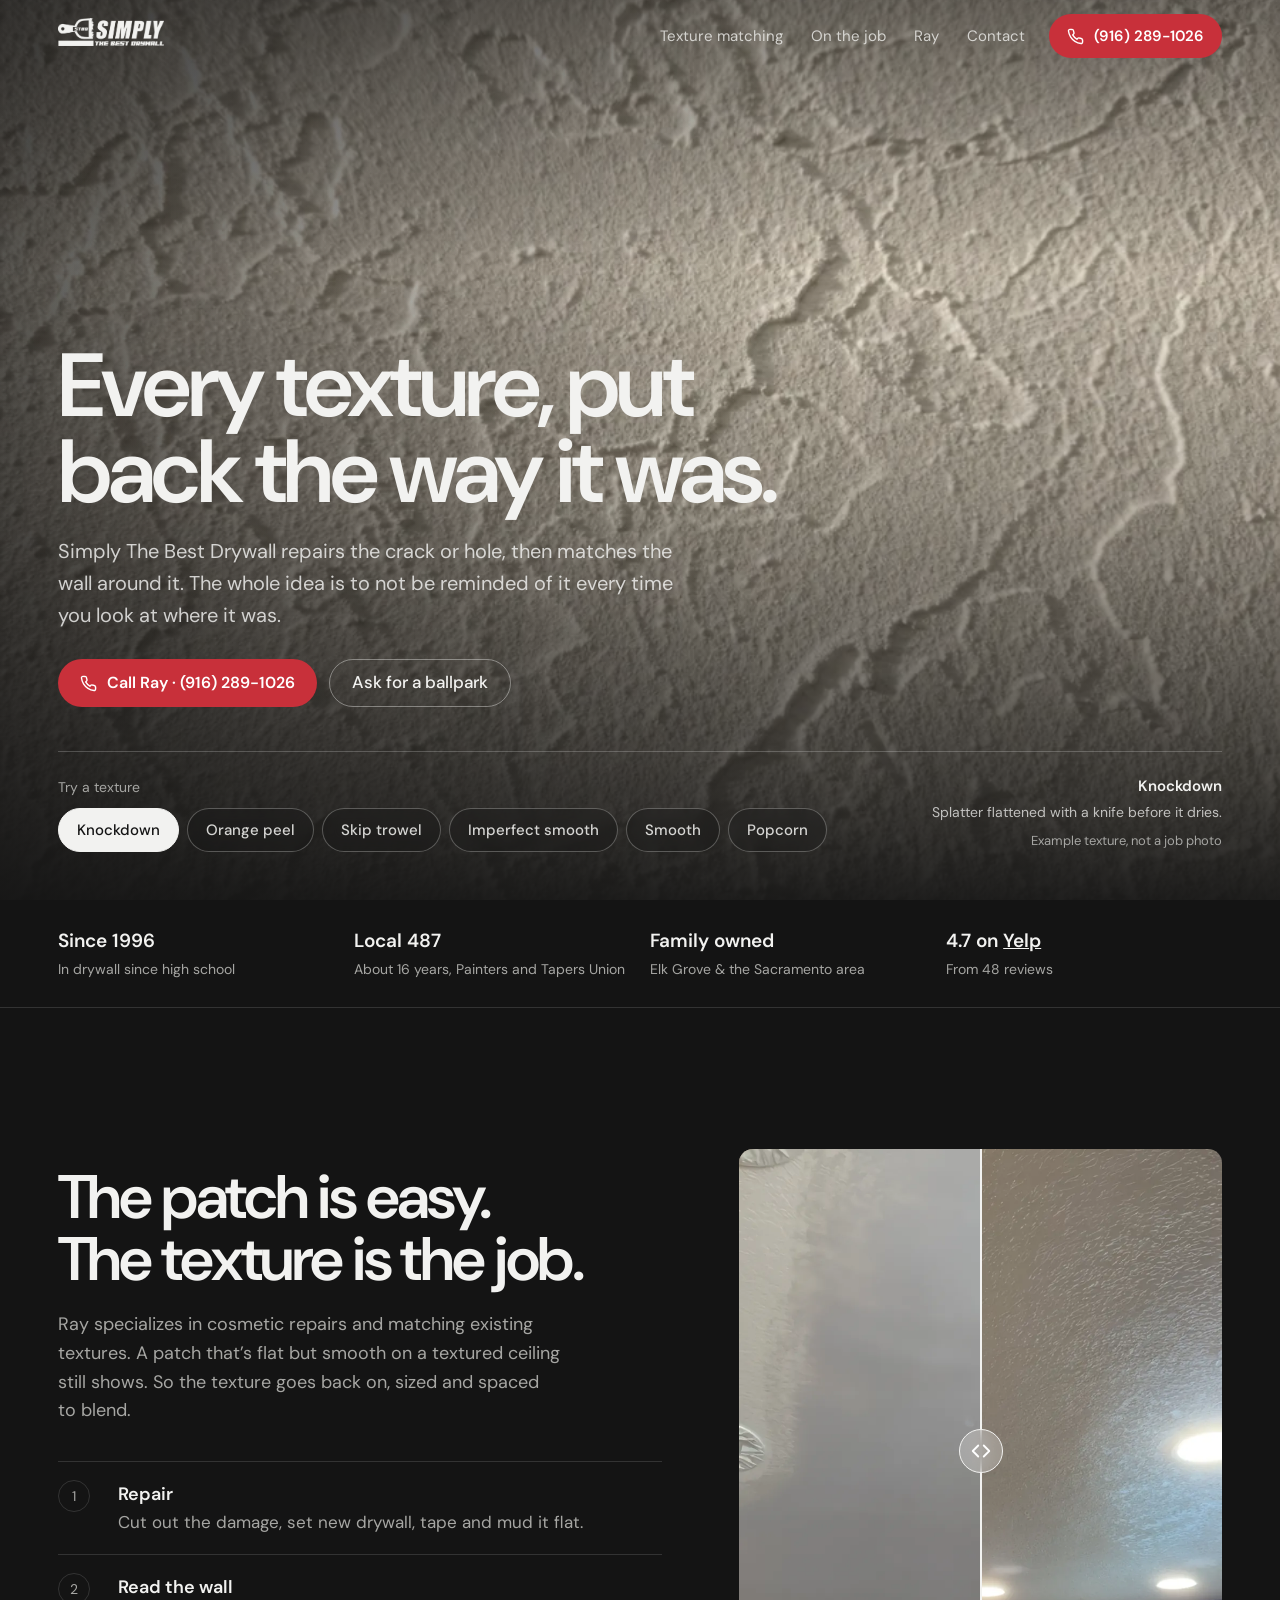
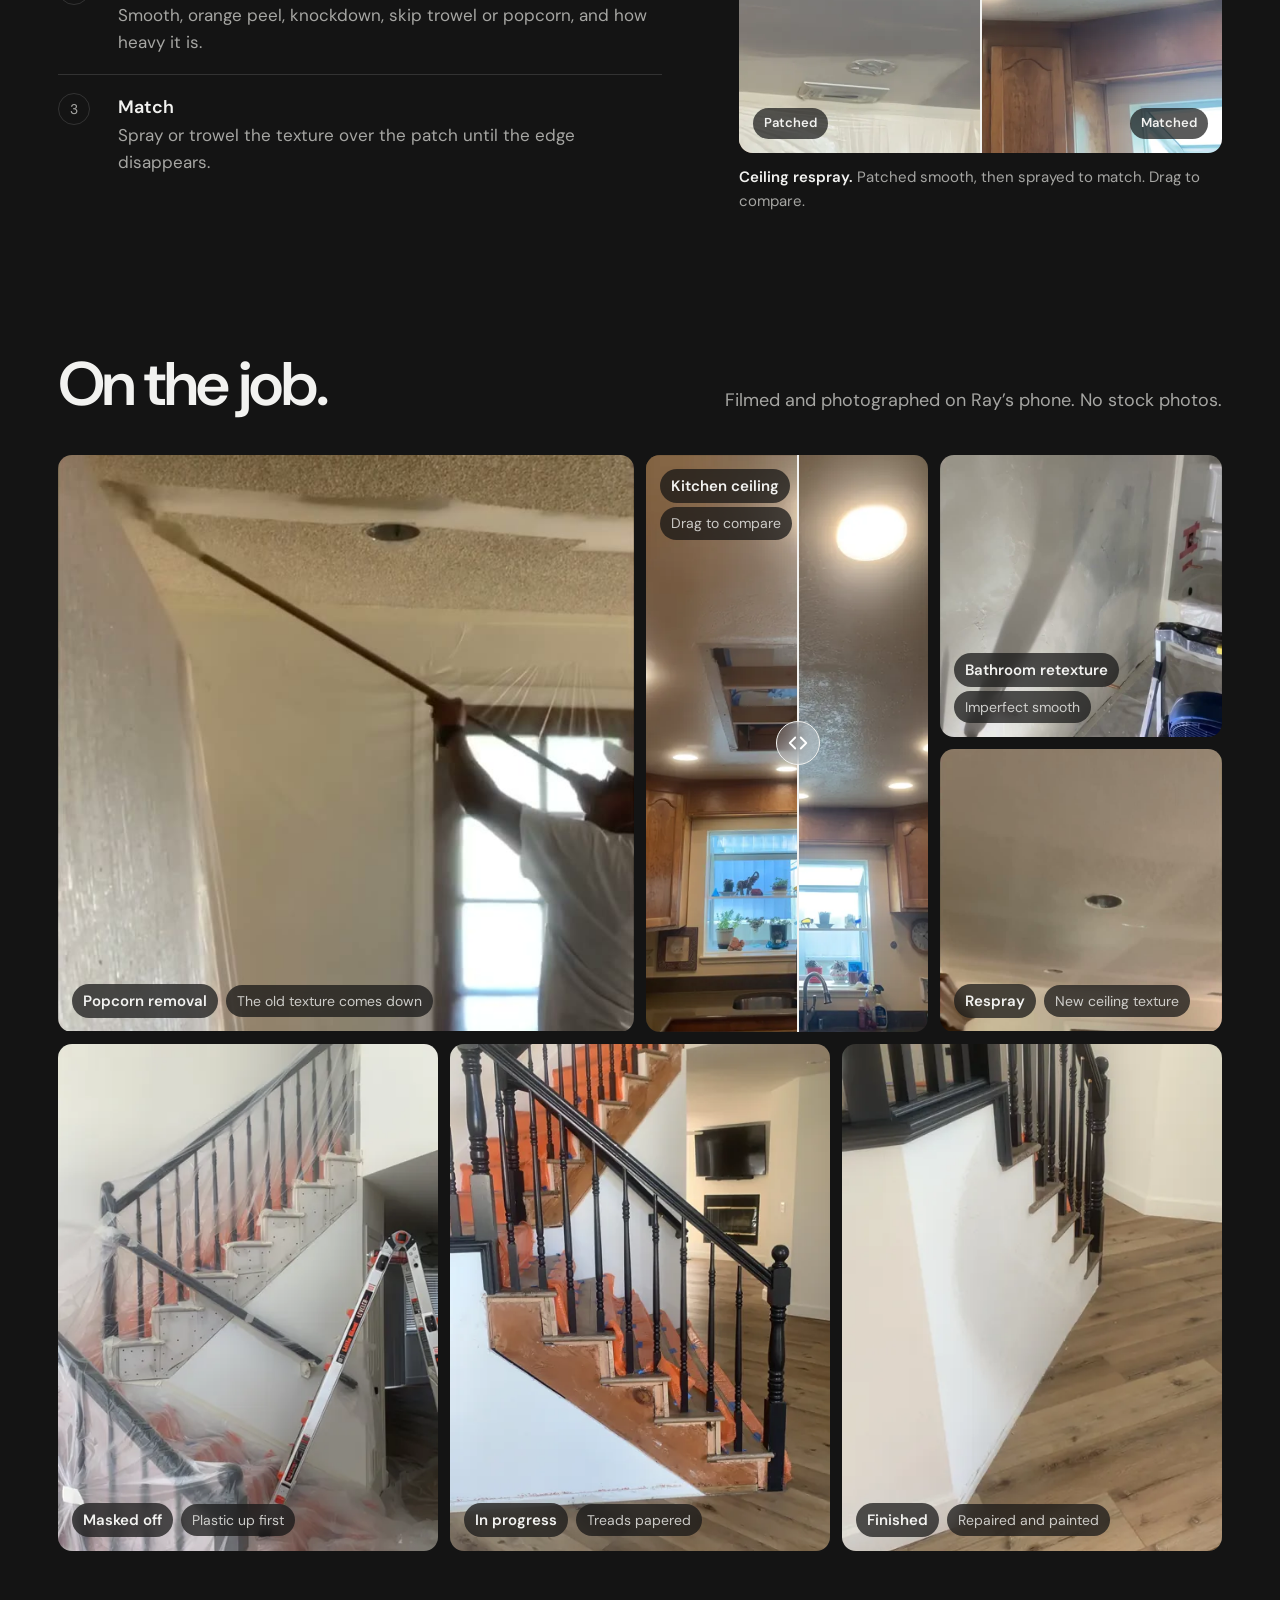
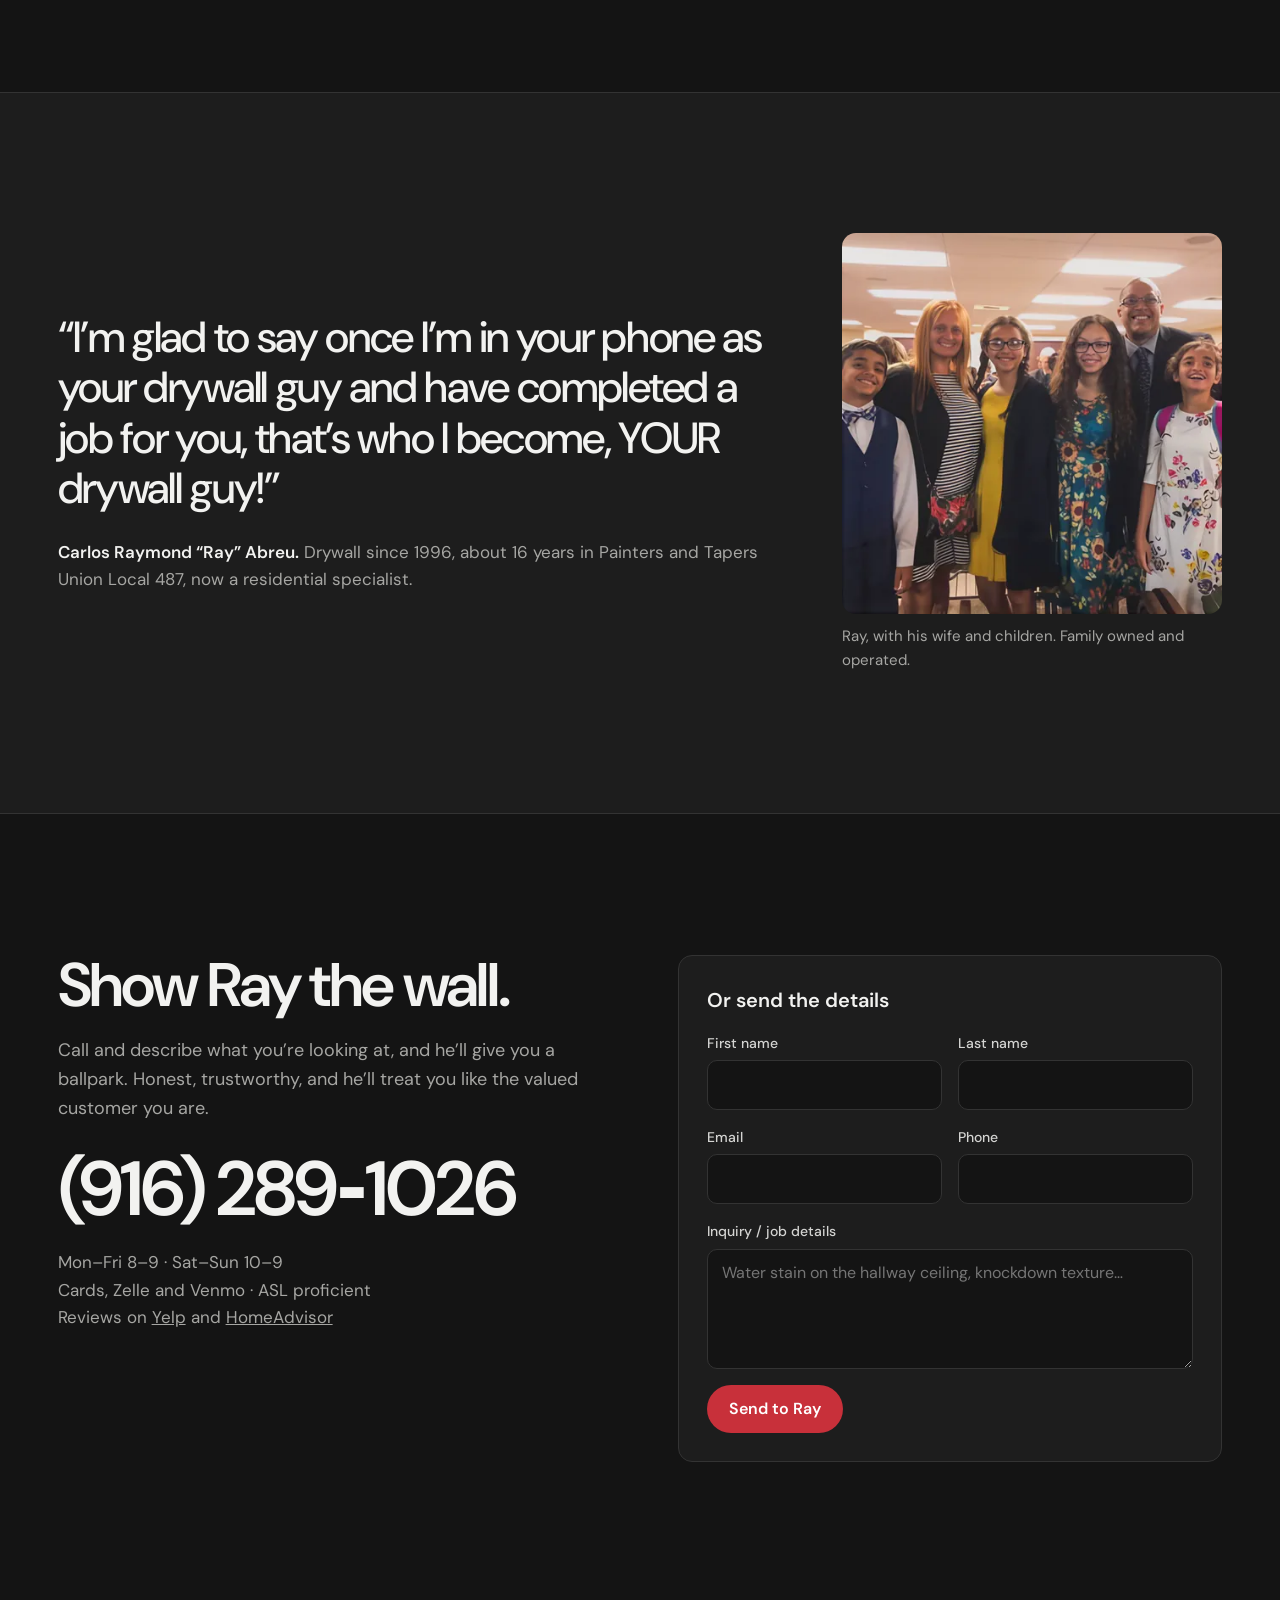
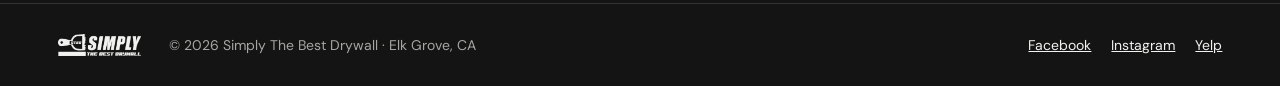
<file: all/round-2/b-raking-light/index.html>
<!doctype html>
<html lang="en">
<head>
<meta charset="utf-8">
<meta name="robots" content="noindex">
<meta name="viewport" content="width=device-width, initial-scale=1">
<meta name="robots" content="noindex, nofollow">
<meta name="theme-color" content="#141414">
<title>Simply The Best Drywall · Every texture, put back</title>
<meta name="description" content="Drywall repair and texture matching in Elk Grove and the Sacramento area: smooth, imperfect smooth, orange peel, knockdown, skip trowel and popcorn removal. Call Ray at (916) 289-1026.">
<link rel="icon" href="../../assets/img/favicon.png">
<link rel="preconnect" href="https://fonts.googleapis.com">
<link rel="preconnect" href="https://fonts.gstatic.com" crossorigin>
<link href="https://fonts.googleapis.com/css2?family=DM+Sans:ital,opsz,wght@0,9..40,300..700;1,9..40,400&display=swap" rel="stylesheet">
<link rel="stylesheet" href="../../assets/base.css?v=7">
<style>
  :root {
    --bg: #141414;
    --surface: #1d1d1d;
    --raise: #262626;
    --line: #333;
    --text: #f2f2f0;
    --muted: #a6a6a3;
    --red: #c8303a;
    --red-hover: #b0272f;
    --focus: #f2f2f0;
    --compare-line: #f2f2f0;
    --radius: 14px;
    --gutter: clamp(20px, 4.5vw, 64px);
    --max: 1360px;
    --ease: cubic-bezier(.2, .7, .2, 1);
    --font: "DM Sans", ui-sans-serif, system-ui, sans-serif;
    color-scheme: dark;
  }

  body { background: var(--bg); color: var(--text); font: 400 17px/1.6 var(--font); font-optical-sizing: auto; }
  .wrap { max-width: var(--max); margin: 0 auto; padding: 0 var(--gutter); }
  h1, h2, h3 { margin: 0; font-weight: 600; text-wrap: balance; }
  p { margin: 0; text-wrap: pretty; }
  section { scroll-margin-top: 72px; }

  .call { display: inline-flex; align-items: center; justify-content: center; gap: 10px; min-height: 48px; padding: 0 22px; border-radius: 999px; background: var(--red); color: #fff; font-weight: 600; font-size: 16px; text-decoration: none; transition: background .2s, scale .1s; }
  .call:hover { background: var(--red-hover); }
  .call:active { scale: .97; }
  .call svg { width: 17px; height: 17px; flex: none; }
  .ghost { display: inline-flex; align-items: center; justify-content: center; min-height: 48px; padding: 0 22px; border-radius: 999px; border: 1px solid rgba(242,242,240,.4); color: var(--text); font-weight: 500; text-decoration: none; transition: background .2s, border-color .2s, scale .1s; }
  .ghost:hover { background: rgba(242,242,240,.08); border-color: var(--text); }
  .ghost:active { scale: .97; }

  /* ---------- Header: floats over the hero ---------- */
  .top { position: fixed; inset: 0 0 auto 0; z-index: 30; transition: background .3s, border-color .3s; border-bottom: 1px solid transparent; }
  .top.is-solid { background: rgba(20,20,20,.82); -webkit-backdrop-filter: blur(16px) saturate(140%); backdrop-filter: blur(16px) saturate(140%); border-color: var(--line); }
  .top .wrap { display: flex; align-items: center; gap: 24px; height: 72px; }
  .top .logo { --logo-h: 28px; color: var(--text); }
  .top nav { display: flex; gap: 28px; margin-left: auto; font-size: 15px; }
  .top nav a { color: rgba(242,242,240,.78); text-decoration: none; padding: 12px 0; }
  .top nav a:hover { color: var(--text); }
  .top .call { min-height: 44px; font-size: 15px; padding: 0 18px; }

  /* ---------- Hero: one texture fills the screen ---------- */
  .hero { position: relative; min-height: max(640px, 100svh); display: grid; align-items: end; overflow: hidden; isolation: isolate; }
  .hero-media { position: absolute; inset: 0; z-index: -2; }
  .hero-media img { position: absolute; inset: 0; width: 100%; height: 100%; object-fit: cover; opacity: 0; scale: 1.06; transition: opacity .9s var(--ease), scale 2.4s var(--ease); }
  .hero-media img.is-on { opacity: 1; scale: 1; }
  .hero::after { content: ""; position: absolute; inset: 0; z-index: -1; background: linear-gradient(180deg, rgba(20,20,20,.55) 0%, rgba(20,20,20,.05) 30%, rgba(20,20,20,.25) 55%, rgba(20,20,20,.94) 100%), linear-gradient(90deg, rgba(20,20,20,.7) 0%, rgba(20,20,20,0) 60%); }
  .hero .wrap { width: 100%; padding-top: 140px; padding-bottom: clamp(28px, 4vw, 48px); display: grid; gap: clamp(28px, 4vw, 44px); }
  .hero h1 { font-size: clamp(44px, 7vw, 104px); line-height: .96; letter-spacing: -0.04em; max-width: 12ch; font-weight: 600; }
  .hero-sub { font-size: clamp(17px, 1.6vw, 20px); color: rgba(242,242,240,.82); max-width: 46ch; margin-top: 20px; }
  .hero-actions { display: flex; flex-wrap: wrap; gap: 12px; margin-top: 28px; }

  /* Texture switcher: native radios, so arrow keys and screen readers work. */
  .switcher { display: grid; grid-template-columns: minmax(0, 1fr) auto; gap: 14px 32px; align-items: end; padding-top: 22px; border-top: 1px solid rgba(242,242,240,.22); }
  .switcher fieldset { border: 0; margin: 0; padding: 0; min-width: 0; }
  .switcher legend { font-size: 14px; color: var(--muted); margin-bottom: 10px; padding: 0; }
  .chips { display: flex; flex-wrap: wrap; gap: 8px; }
  .chips label { position: relative; }
  .chips input { position: absolute; opacity: 0; inset: 0; margin: 0; cursor: pointer; }
  .chips span { display: inline-flex; align-items: center; min-height: 44px; padding: 0 18px; border-radius: 999px; border: 1px solid rgba(242,242,240,.28); font-size: 15px; font-weight: 500; background: rgba(20,20,20,.35); -webkit-backdrop-filter: blur(8px); backdrop-filter: blur(8px); transition: background .2s, color .2s, border-color .2s; white-space: nowrap; }
  .chips input:hover + span { border-color: var(--text); }
  .chips input:checked + span { background: var(--text); color: var(--bg); border-color: var(--text); }
  .chips input:focus-visible + span { outline: 2px solid var(--focus); outline-offset: 3px; }
  .now { text-align: right; max-width: 34ch; }
  .now b { display: block; font-size: 15px; font-weight: 600; }
  .now span { font-size: 14px; color: rgba(242,242,240,.75); }
  .now small { display: block; margin-top: 6px; font-size: 13px; color: var(--muted); }

  /* ---------- Credentials strip ---------- */
  .creds { border-bottom: 1px solid var(--line); }
  .creds ul { list-style: none; margin: 0 auto; padding: 26px var(--gutter); max-width: var(--max); display: grid; grid-template-columns: repeat(4, minmax(0, 1fr)); gap: 20px; }
  .creds li { display: grid; gap: 2px; }
  .creds b { font-size: 19px; font-weight: 600; }
  .creds span { font-size: 14px; color: var(--muted); }
  .creds a { color: var(--text); }

  .sec { padding: clamp(80px, 11vw, 150px) 0; }
  .sec h2 { font-size: clamp(36px, 4.8vw, 64px); line-height: 1; letter-spacing: -0.035em; }
  .lede { font-size: 18px; color: var(--muted); margin-top: 20px; max-width: 44ch; }

  /* ---------- Matching ---------- */
  .match { display: grid; grid-template-columns: minmax(0, 1fr) minmax(0, .8fr); gap: clamp(40px, 6vw, 96px); align-items: center; }
  .match-steps { list-style: none; margin: 36px 0 0; padding: 0; display: grid; gap: 0; counter-reset: s; }
  .match-steps li { display: grid; grid-template-columns: 44px 1fr; gap: 16px; padding: 18px 0; border-top: 1px solid var(--line); counter-increment: s; }
  .match-steps li::before { content: counter(s); display: grid; place-items: center; width: 32px; height: 32px; border-radius: 50%; border: 1px solid var(--line); font-size: 14px; color: var(--muted); }
  .match-steps b { display: block; font-weight: 600; font-size: 18px; }
  .match-steps span { color: var(--muted); }
  .match figure { margin: 0; display: grid; gap: 12px; }
  .match .compare { aspect-ratio: 4 / 5; border-radius: var(--radius); }
  .compare-tag { font-size: 13px; font-weight: 600; padding: 5px 11px; border-radius: 999px; background: rgba(20,20,20,.7); color: var(--text); }
  figcaption { font-size: 15px; color: var(--muted); }
  figcaption b { color: var(--text); font-weight: 600; }

  /* ---------- On the job: bento ---------- */
  .job-head { display: flex; justify-content: space-between; align-items: end; gap: 24px 48px; flex-wrap: wrap; margin-bottom: 40px; }
  .bento { display: grid; grid-template-columns: repeat(4, minmax(0, 1fr)); grid-auto-rows: minmax(0, 1fr); gap: 12px; }
  .cell { position: relative; margin: 0; border-radius: var(--radius); overflow: hidden; background: var(--surface); min-height: 0; }
  .cell video, .cell > img { width: 100%; height: 100%; object-fit: cover; display: block; }
  .cell .compare { height: 100%; }
  .cell figcaption { position: absolute; left: 14px; bottom: 14px; right: 14px; z-index: 4; pointer-events: none; display: flex; flex-wrap: wrap; gap: 4px 8px; align-items: baseline; }
  .cell figcaption b, .cell figcaption span { padding: 5px 11px; border-radius: 999px; background: rgba(20,20,20,.72); -webkit-backdrop-filter: blur(6px); backdrop-filter: blur(6px); }
  .cell figcaption span { color: rgba(242,242,240,.8); font-size: 14px; }
  .cell--compare figcaption { bottom: auto; top: 14px; }
  .c-scrape { grid-column: 1 / 3; grid-row: 1 / 3; aspect-ratio: 1; }
  .c-kitchen { grid-column: 3; grid-row: 1 / 3; }
  .c-skim { grid-column: 4; grid-row: 1; aspect-ratio: 1; }
  .c-after { grid-column: 4; grid-row: 2; aspect-ratio: 1; }
  .reel { margin-top: 12px; display: grid; grid-template-columns: repeat(3, minmax(0, 1fr)); gap: 12px; }
  .reel .cell { aspect-ratio: 3 / 4; }
  .reel .cell > img { object-position: center 40%; }

  /* ---------- Ray ---------- */
  .ray { background: var(--surface); border-block: 1px solid var(--line); }
  .ray-grid { display: grid; grid-template-columns: minmax(0, 1.3fr) minmax(0, .7fr); gap: clamp(40px, 6vw, 96px); align-items: center; }
  .ray blockquote { margin: 0; font-size: clamp(28px, 3.4vw, 46px); line-height: 1.15; letter-spacing: -0.03em; font-weight: 500; }
  .ray cite { display: block; margin-top: 26px; font-style: normal; color: var(--muted); }
  .ray cite b { color: var(--text); font-weight: 600; }
  .ray-photo { margin: 0; display: grid; gap: 10px; }
  .ray-photo img { width: 100%; aspect-ratio: 1; object-fit: cover; border-radius: var(--radius); }

  /* ---------- Call block ---------- */
  .callout { text-align: left; }
  .callout-grid { display: grid; grid-template-columns: minmax(0, 1fr) minmax(0, 1fr); gap: clamp(40px, 6vw, 96px); align-items: start; }
  .phone-xl { display: block; margin-top: 28px; font-size: clamp(40px, 6vw, 84px); font-weight: 600; letter-spacing: -0.04em; line-height: 1; color: var(--text); text-decoration: none; }
  .phone-xl:hover { color: #fff; text-decoration: underline; text-decoration-thickness: 2px; text-underline-offset: 8px; }
  .hours { margin-top: 22px; color: var(--muted); }
  form { display: grid; grid-template-columns: 1fr 1fr; gap: 16px; padding: 28px; border-radius: var(--radius); background: var(--surface); border: 1px solid var(--line); }
  form h3 { grid-column: 1 / -1; font-size: 20px; font-weight: 600; }
  label { display: grid; gap: 6px; font-size: 14px; font-weight: 500; color: rgba(242,242,240,.86); }
  label.full { grid-column: 1 / -1; }
  input, textarea { width: 100%; min-height: 50px; padding: 12px 14px; border-radius: 10px; border: 1px solid var(--line); background: var(--bg); color: var(--text); font: 400 16px/1.4 var(--font); }
  textarea { min-height: 120px; resize: vertical; }
  input:focus-visible, textarea:focus-visible { outline: 2px solid var(--focus); outline-offset: 1px; border-color: transparent; }
  .form-foot { grid-column: 1 / -1; display: flex; gap: 16px; align-items: center; flex-wrap: wrap; }
  .form-foot .call { border: 0; }
  [data-form-status] { font-size: 14px; color: var(--muted); }

  footer { border-top: 1px solid var(--line); font-size: 14px; color: var(--muted); }
  footer .wrap { display: flex; flex-wrap: wrap; gap: 16px 28px; align-items: center; padding-block: 30px; }
  footer .logo { --logo-h: 22px; color: var(--text); }
  footer nav { display: flex; gap: 20px; margin-left: auto; }
  footer a { color: var(--text); }

  /* ---------- Responsive ---------- */
  @media (max-width: 1000px) {
    .top nav { display: none; }
    .top .call { margin-left: auto; }
    .match, .ray-grid, .callout-grid { grid-template-columns: 1fr; }
    .creds ul { grid-template-columns: 1fr 1fr; }
    .bento { grid-template-columns: 1fr 1fr; }
    .c-scrape { grid-column: 1 / -1; grid-row: auto; aspect-ratio: 16 / 10; }
    .c-kitchen { grid-column: 1; grid-row: span 2; }
    .c-skim { grid-column: 2; grid-row: auto; }
    .c-after { grid-column: 2; grid-row: auto; }
    .ray-photo { max-width: 360px; }
  }
  @media (max-width: 700px) {
    body { font-size: 16px; }
    .top .call span { display: none; }
    .top .call { width: 44px; padding: 0; }
    .hero .wrap { padding-top: 112px; }
    .switcher { grid-template-columns: 1fr; }
    .now { text-align: left; }
    .chips { flex-wrap: nowrap; overflow-x: auto; margin-inline: calc(-1 * var(--gutter)); padding: 4px var(--gutter) 6px; scrollbar-width: none; }
    .chips::-webkit-scrollbar { display: none; }
    .bento { grid-template-columns: 1fr; grid-auto-rows: auto; }
    .hero::after { background: linear-gradient(180deg, rgba(20,20,20,.6) 0%, rgba(20,20,20,.45) 40%, rgba(20,20,20,.7) 70%, rgba(20,20,20,.96) 100%); }
    .c-scrape, .c-kitchen, .c-skim, .c-after { grid-column: 1; grid-row: auto; aspect-ratio: 1; }
    .c-kitchen { aspect-ratio: 4 / 5; }
    .reel { grid-template-columns: 1fr 1fr 1fr; gap: 8px; }
    .reel figcaption span { display: none; }
    form { grid-template-columns: 1fr; padding: 20px; }
    footer nav { margin-left: 0; }
  }
  @media (prefers-reduced-motion: reduce) {
    .hero-media img { transition: opacity .2s; scale: 1 !important; }
  }
</style>
</head>
<body>
<a class="skip" href="#main">Skip to content</a>

<header class="top" data-top>
  <div class="wrap">
    <a href="#top" aria-label="Simply The Best Drywall, home"><span class="logo" aria-hidden="true"></span></a>
    <nav aria-label="Main">
      <a href="#matching">Texture matching</a>
      <a href="#work">On the job</a>
      <a href="#ray">Ray</a>
      <a href="#call">Contact</a>
    </nav>
    <a class="call" href="tel:+19162891026" aria-label="Call Ray at (916) 289-1026">
      <svg viewBox="0 0 24 24" fill="none" stroke="currentColor" stroke-width="2" stroke-linecap="round" stroke-linejoin="round" aria-hidden="true"><path d="M22 16.9v3a2 2 0 0 1-2.2 2 19.8 19.8 0 0 1-8.6-3.1 19.5 19.5 0 0 1-6-6A19.8 19.8 0 0 1 2.1 4.2 2 2 0 0 1 4.1 2h3a2 2 0 0 1 2 1.7c.1.9.4 1.8.7 2.7a2 2 0 0 1-.5 2.1L8 9.8a16 16 0 0 0 6 6l1.3-1.3a2 2 0 0 1 2.1-.4c.9.3 1.8.6 2.7.7a2 2 0 0 1 1.7 2z"/></svg>
      <span>(916) 289-1026</span>
    </a>
  </div>
</header>

<main id="main">
  <section class="hero" id="top" aria-labelledby="hero-h">
    <div class="hero-media" aria-hidden="true" data-media>
      <img data-tex="knockdown" class="is-on" src="../../assets/img/tex-knockdown.webp" alt="">
      <img data-tex="orange" src="../../assets/img/tex-orange-peel.webp" alt="" loading="lazy">
      <img data-tex="skip" src="../../assets/img/tex-skip-trowel.webp" alt="" loading="lazy">
      <img data-tex="imperfect" src="../../assets/img/tex-imperfect-smooth.webp" alt="" loading="lazy">
      <img data-tex="smooth" src="../../assets/img/tex-smooth.webp" alt="" loading="lazy">
      <img data-tex="popcorn" src="../../assets/img/tex-popcorn.webp" alt="" loading="lazy">
    </div>
    <div class="wrap">
      <div>
        <h1 id="hero-h">Every texture, put back the way it was.</h1>
        <p class="hero-sub">Simply The Best Drywall repairs the crack or hole, then matches the wall around it. The whole idea is to not be reminded of it every time you look at where it was.</p>
        <div class="hero-actions">
          <a class="call" href="tel:+19162891026">
            <svg viewBox="0 0 24 24" fill="none" stroke="currentColor" stroke-width="2" stroke-linecap="round" stroke-linejoin="round" aria-hidden="true"><path d="M22 16.9v3a2 2 0 0 1-2.2 2 19.8 19.8 0 0 1-8.6-3.1 19.5 19.5 0 0 1-6-6A19.8 19.8 0 0 1 2.1 4.2 2 2 0 0 1 4.1 2h3a2 2 0 0 1 2 1.7c.1.9.4 1.8.7 2.7a2 2 0 0 1-.5 2.1L8 9.8a16 16 0 0 0 6 6l1.3-1.3a2 2 0 0 1 2.1-.4c.9.3 1.8.6 2.7.7a2 2 0 0 1 1.7 2z"/></svg>
            Call Ray · (916) 289-1026
          </a>
          <a class="ghost" href="#call">Ask for a ballpark</a>
        </div>
      </div>

      <div class="switcher">
        <fieldset>
          <legend>Try a texture</legend>
          <div class="chips" data-chips>
            <label><input type="radio" name="tex" value="knockdown" checked><span>Knockdown</span></label>
            <label><input type="radio" name="tex" value="orange"><span>Orange peel</span></label>
            <label><input type="radio" name="tex" value="skip"><span>Skip trowel</span></label>
            <label><input type="radio" name="tex" value="imperfect"><span>Imperfect smooth</span></label>
            <label><input type="radio" name="tex" value="smooth"><span>Smooth</span></label>
            <label><input type="radio" name="tex" value="popcorn"><span>Popcorn</span></label>
          </div>
        </fieldset>
        <p class="now" aria-live="polite" data-now><b>Knockdown</b><span>Splatter flattened with a knife before it dries.</span><small>Example texture, not a job photo</small></p>
      </div>
    </div>
  </section>

  <aside class="creds" aria-label="Credentials">
    <ul>
      <li><b>Since 1996</b><span>In drywall since high school</span></li>
      <li><b>Local 487</b><span>About 16 years, Painters and Tapers Union</span></li>
      <li><b>Family owned</b><span>Elk Grove &amp; the Sacramento area</span></li>
      <li><b>4.7 on <a href="https://www.yelp.com/biz/simply-the-best-drywall-elk-grove" rel="noopener">Yelp</a></b><span>From 48 reviews</span></li>
    </ul>
  </aside>

  <section class="sec" id="matching" aria-labelledby="matching-h">
    <div class="wrap match">
      <div>
        <h2 id="matching-h">The patch is easy. The texture is the job.</h2>
        <p class="lede">Ray specializes in cosmetic repairs and matching existing textures. A patch that’s flat but smooth on a textured ceiling still shows. So the texture goes back on, sized and spaced to blend.</p>
        <ol class="match-steps">
          <li><div><b>Repair</b><span>Cut out the damage, set new drywall, tape and mud it flat.</span></div></li>
          <li><div><b>Read the wall</b><span>Smooth, orange peel, knockdown, skip trowel or popcorn, and how heavy it is.</span></div></li>
          <li><div><b>Match</b><span>Spray or trowel the texture over the patch until the edge disappears.</span></div></li>
        </ol>
      </div>
      <figure>
        <div class="compare" data-compare>
          <img src="../../assets/img/skim-after.webp" srcset="../../assets/img/skim-after.webp 450w, ../../assets/img/skim-after@2x.webp 900w" sizes="(max-width: 1000px) 90vw, 40vw" alt="After: ceiling with an even, matched texture" loading="lazy">
          <div class="compare-before"><img src="../../assets/img/skim-before.webp" srcset="../../assets/img/skim-before.webp 450w, ../../assets/img/skim-before@2x.webp 900w" sizes="(max-width: 1000px) 90vw, 40vw" alt="Before: ceiling patched with smooth compound, texture not yet sprayed" loading="lazy"></div>
          <span class="compare-handle" aria-hidden="true"></span>
          <span class="compare-tag compare-tag--before">Patched</span><span class="compare-tag compare-tag--after">Matched</span>
          <input type="range" min="0" max="100" value="50" aria-label="Compare the ceiling patch before and after the texture was matched">
        </div>
        <figcaption><b>Ceiling respray.</b> Patched smooth, then sprayed to match. Drag to compare.</figcaption>
      </figure>
    </div>
  </section>

  <section class="sec" id="work" aria-labelledby="work-h" style="padding-top:0">
    <div class="wrap">
      <div class="job-head">
        <h2 id="work-h">On the job.</h2>
        <p class="lede" style="margin:0">Filmed and photographed on Ray’s phone. No stock photos.</p>
      </div>
      <div class="bento">
        <figure class="cell c-scrape" data-reveal>
          <video muted playsinline loop preload="none" data-loop poster="../../assets/video/popcorn-scrape.jpg" src="../../assets/video/popcorn-scrape.mp4" aria-label="Ray scraping a popcorn ceiling"></video>
          <figcaption><b>Popcorn removal</b><span>The old texture comes down</span></figcaption>
        </figure>
        <figure class="cell cell--compare c-kitchen" data-reveal style="--d:.06s">
          <div class="compare" data-compare>
            <img src="../../assets/img/ceiling-after.webp" srcset="../../assets/img/ceiling-after.webp 450w, ../../assets/img/ceiling-after@2x.webp 900w" sizes="(max-width: 700px) 90vw, 25vw" alt="After: the kitchen ceiling patched and textured, no opening visible" loading="lazy">
            <div class="compare-before"><img src="../../assets/img/ceiling-before.webp" srcset="../../assets/img/ceiling-before.webp 450w, ../../assets/img/ceiling-before@2x.webp 900w" sizes="(max-width: 700px) 90vw, 25vw" alt="Before: a large rectangular opening cut into the textured kitchen ceiling" loading="lazy"></div>
            <span class="compare-handle" aria-hidden="true"></span>
            <input type="range" min="0" max="100" value="50" aria-label="Compare the kitchen ceiling before and after">
          </div>
          <figcaption><b>Kitchen ceiling</b><span>Drag to compare</span></figcaption>
        </figure>
        <figure class="cell c-skim" data-reveal style="--d:.12s">
          <video muted playsinline loop preload="none" data-loop poster="../../assets/video/smooth-skim.jpg" src="../../assets/video/smooth-skim.mp4" aria-label="Skim coat going on during a bathroom retexture"></video>
          <figcaption><b>Bathroom retexture</b><span>Imperfect smooth</span></figcaption>
        </figure>
        <figure class="cell c-after" data-reveal style="--d:.18s">
          <video muted playsinline loop preload="none" data-loop poster="../../assets/video/popcorn-after.jpg" src="../../assets/video/popcorn-after.mp4" aria-label="The ceiling after popcorn removal, with its new texture"></video>
          <figcaption><b>Respray</b><span>New ceiling texture</span></figcaption>
        </figure>
      </div>
      <div class="reel" aria-label="Stairwell wall, in three photos">
        <figure class="cell" data-reveal><img src="../../assets/img/stairs-prep.webp" srcset="../../assets/img/stairs-prep.webp 450w, ../../assets/img/stairs-prep@2x.webp 900w" sizes="30vw" alt="Stairwell masked off in plastic, ladder in place" loading="lazy"><figcaption><b>Masked off</b><span>Plastic up first</span></figcaption></figure>
        <figure class="cell" data-reveal style="--d:.06s"><img src="../../assets/img/stairs-masked.webp" sizes="30vw" alt="Stairwell mid-job, with protective paper on the treads" loading="lazy"><figcaption><b>In progress</b><span>Treads papered</span></figcaption></figure>
        <figure class="cell" data-reveal style="--d:.12s"><img src="../../assets/img/stairs-after.webp" srcset="../../assets/img/stairs-after.webp 450w, ../../assets/img/stairs-after@2x.webp 900w" sizes="30vw" alt="Finished stairwell wall beside new wood floors" loading="lazy"><figcaption><b>Finished</b><span>Repaired and painted</span></figcaption></figure>
      </div>
    </div>
  </section>

  <section class="ray sec" id="ray" aria-labelledby="ray-h">
    <div class="wrap ray-grid">
      <div>
        <h2 id="ray-h" class="sr-only">About Ray</h2>
        <blockquote>“I’m glad to say once I’m in your phone as your drywall guy and have completed a job for you, that’s who I become, YOUR drywall guy!”</blockquote>
        <cite><b>Carlos Raymond “Ray” Abreu.</b> Drywall since 1996, about 16 years in Painters and Tapers Union Local 487, now a residential specialist.</cite>
      </div>
      <figure class="ray-photo">
        <img src="../../assets/img/ray-family.webp" srcset="../../assets/img/ray-family.webp 449w, ../../assets/img/ray-family@2x.webp 898w" sizes="(max-width: 1000px) 360px, 28vw" alt="Ray Abreu with his wife and children" loading="lazy">
        <figcaption>Ray, with his wife and children. Family owned and operated.</figcaption>
      </figure>
    </div>
  </section>

  <section class="sec callout" id="call" aria-labelledby="call-h">
    <div class="wrap callout-grid">
      <div>
        <h2 id="call-h">Show Ray the wall.</h2>
        <p class="lede">Call and describe what you’re looking at, and he’ll give you a ballpark. Honest, trustworthy, and he’ll treat you like the valued customer you are.</p>
        <a class="phone-xl" href="tel:+19162891026">(916) 289‑1026</a>
        <p class="hours">Mon–Fri 8–9 · Sat–Sun 10–9<br>Cards, Zelle and Venmo · ASL proficient<br>Reviews on <a href="https://www.yelp.com/biz/simply-the-best-drywall-elk-grove" rel="noopener">Yelp</a> and <a href="https://www.homeadvisor.com/rated.SimplyTheBest.14765959.html" rel="noopener">HomeAdvisor</a></p>
      </div>
      <form data-demo-form novalidate>
        <h3>Or send the details</h3>
        <label>First name<input name="first" autocomplete="given-name" required></label>
        <label>Last name<input name="last" autocomplete="family-name" required></label>
        <label>Email<input name="email" type="email" autocomplete="email" required></label>
        <label>Phone<input name="phone" type="tel" autocomplete="tel" required></label>
        <label class="full">Inquiry / job details<textarea name="details" required placeholder="Water stain on the hallway ceiling, knockdown texture…"></textarea></label>
        <div class="form-foot"><button class="call" type="submit">Send to Ray</button><span data-form-status role="status"></span></div>
      </form>
    </div>
  </section>
</main>

<footer>
  <div class="wrap">
    <span class="logo" role="img" aria-label="Simply The Best Drywall"></span>
    <span>© 2026 Simply The Best Drywall · Elk Grove, CA</span>
    <nav aria-label="Social">
      <a href="https://www.facebook.com/simplythebestdrywall/" rel="noopener">Facebook</a>
      <a href="https://www.instagram.com/SIMPLYTHEBESTDRYWALL/" rel="noopener">Instagram</a>
      <a href="https://www.yelp.com/biz/simply-the-best-drywall-elk-grove" rel="noopener">Yelp</a>
    </nav>
  </div>
</footer>

<script src="../../assets/stb.js?v=7"></script>
<script>
(function () {
  /* Header turns solid as soon as anything scrolls under it. */
  const top = document.querySelector('[data-top]');
  const solid = () => top.classList.toggle('is-solid', scrollY > 8);
  addEventListener('scroll', solid, { passive: true });
  solid();

  /* Texture switcher: crossfade the full-bleed sample and update its caption. */
  const lines = {
    knockdown: ['Knockdown', 'Splatter flattened with a knife before it dries.'],
    orange: ['Orange peel', 'Fine, even spray, like the skin of an orange.'],
    skip: ['Skip trowel', 'Hand-made crescents from a curved trowel.'],
    imperfect: ['Imperfect smooth', 'Troweled by hand. Ray’s bathroom retexture.'],
    smooth: ['Smooth', 'A skim coat sanded flat. Nothing to hide a patch.'],
    popcorn: ['Popcorn', 'The old acoustic ceiling Ray scrapes off and resprays.']
  };
  const imgs = document.querySelectorAll('[data-media] img');
  const now = document.querySelector('[data-now]');
  document.querySelectorAll('[data-chips] input').forEach(input => {
    input.addEventListener('change', () => {
      imgs.forEach(img => img.classList.toggle('is-on', img.dataset.tex === input.value));
      const [name, line] = lines[input.value];
      now.querySelector('b').textContent = name;
      now.querySelector('span').textContent = line;
    });
  });
})();
</script>
</body>
</html>
</file>
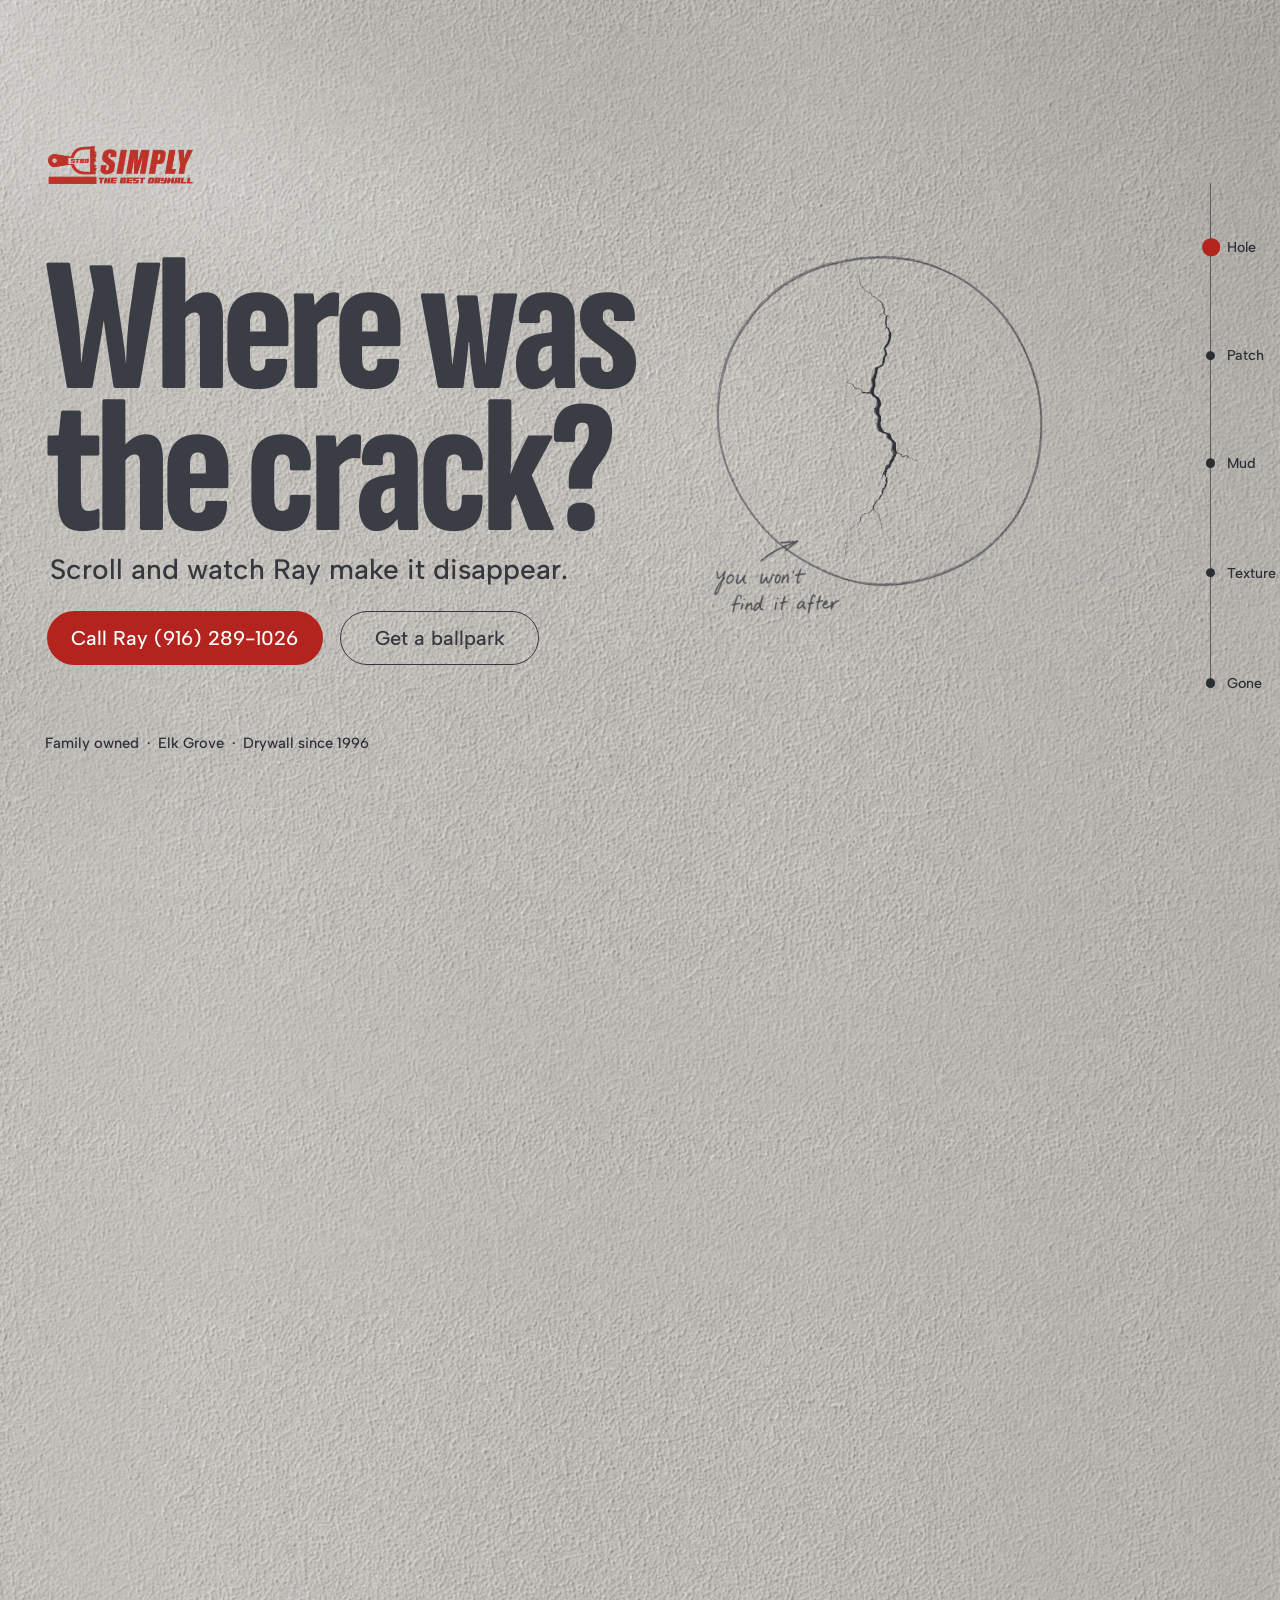
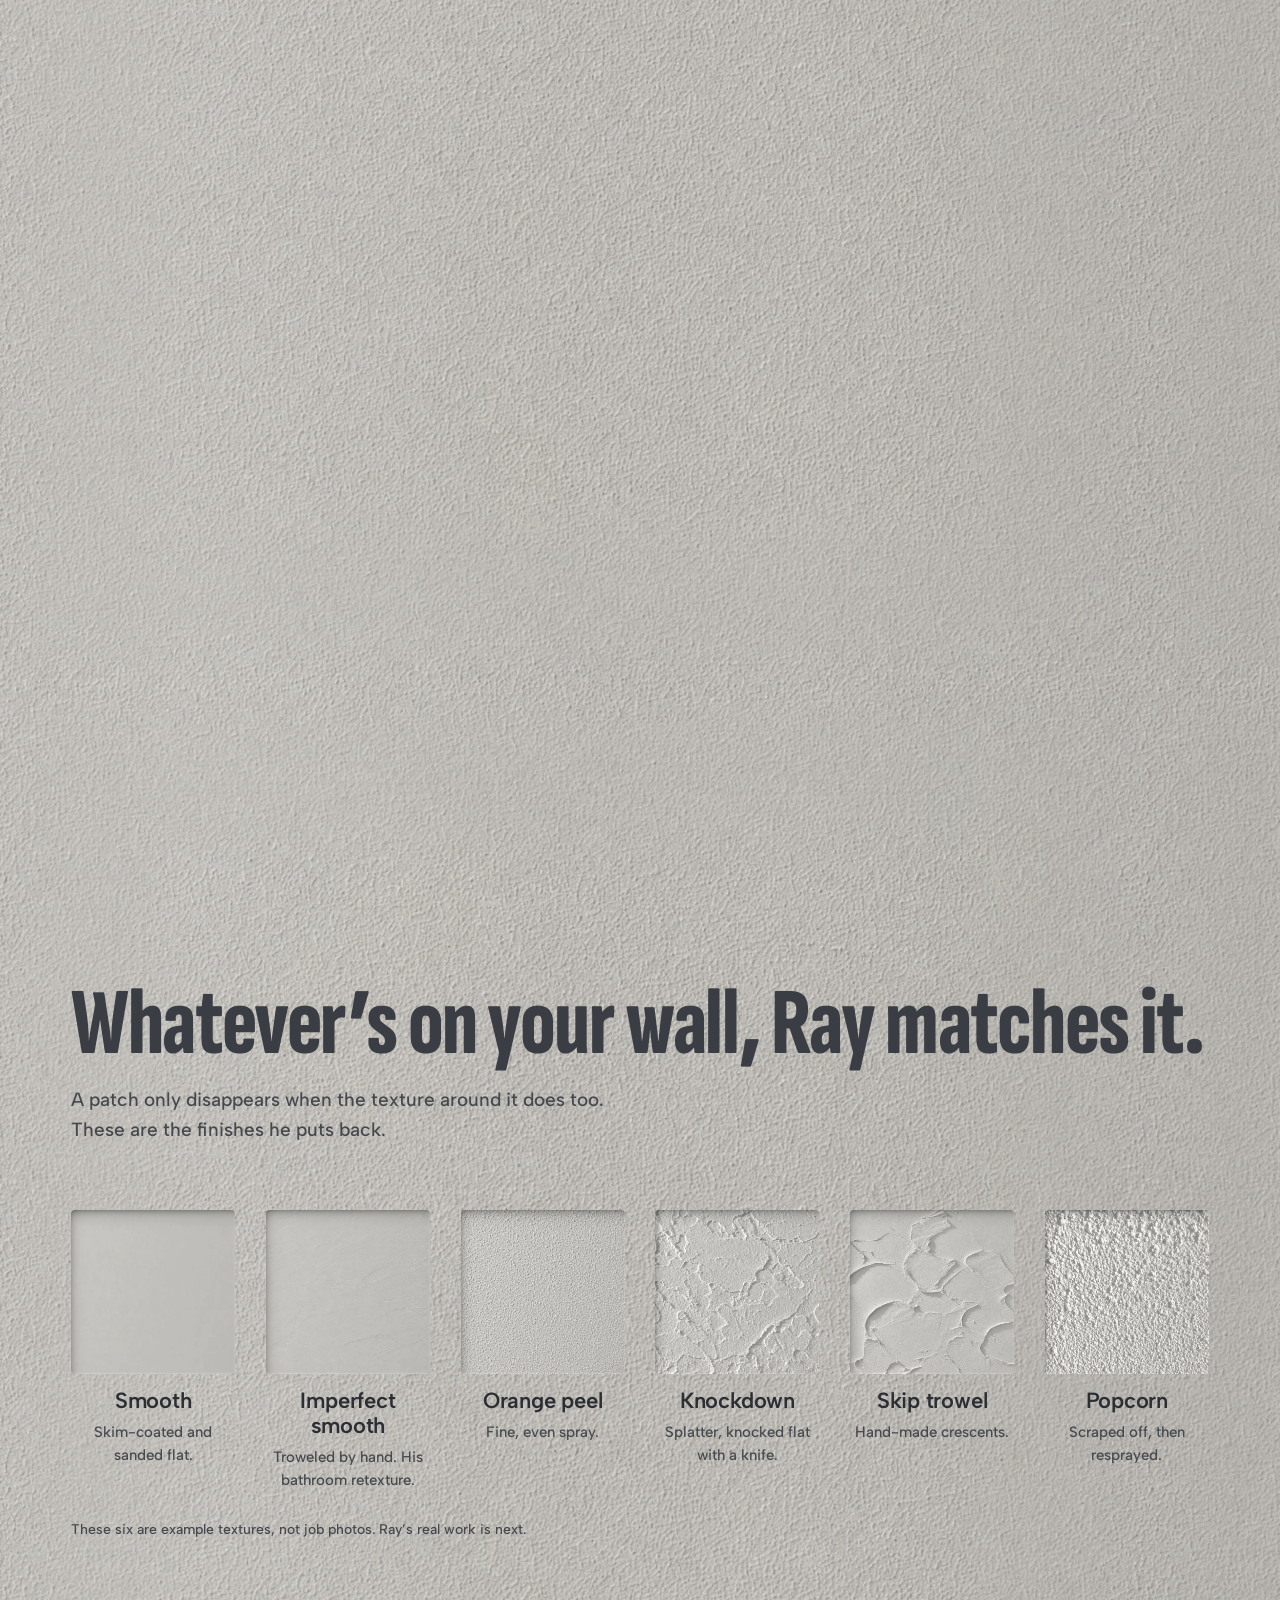
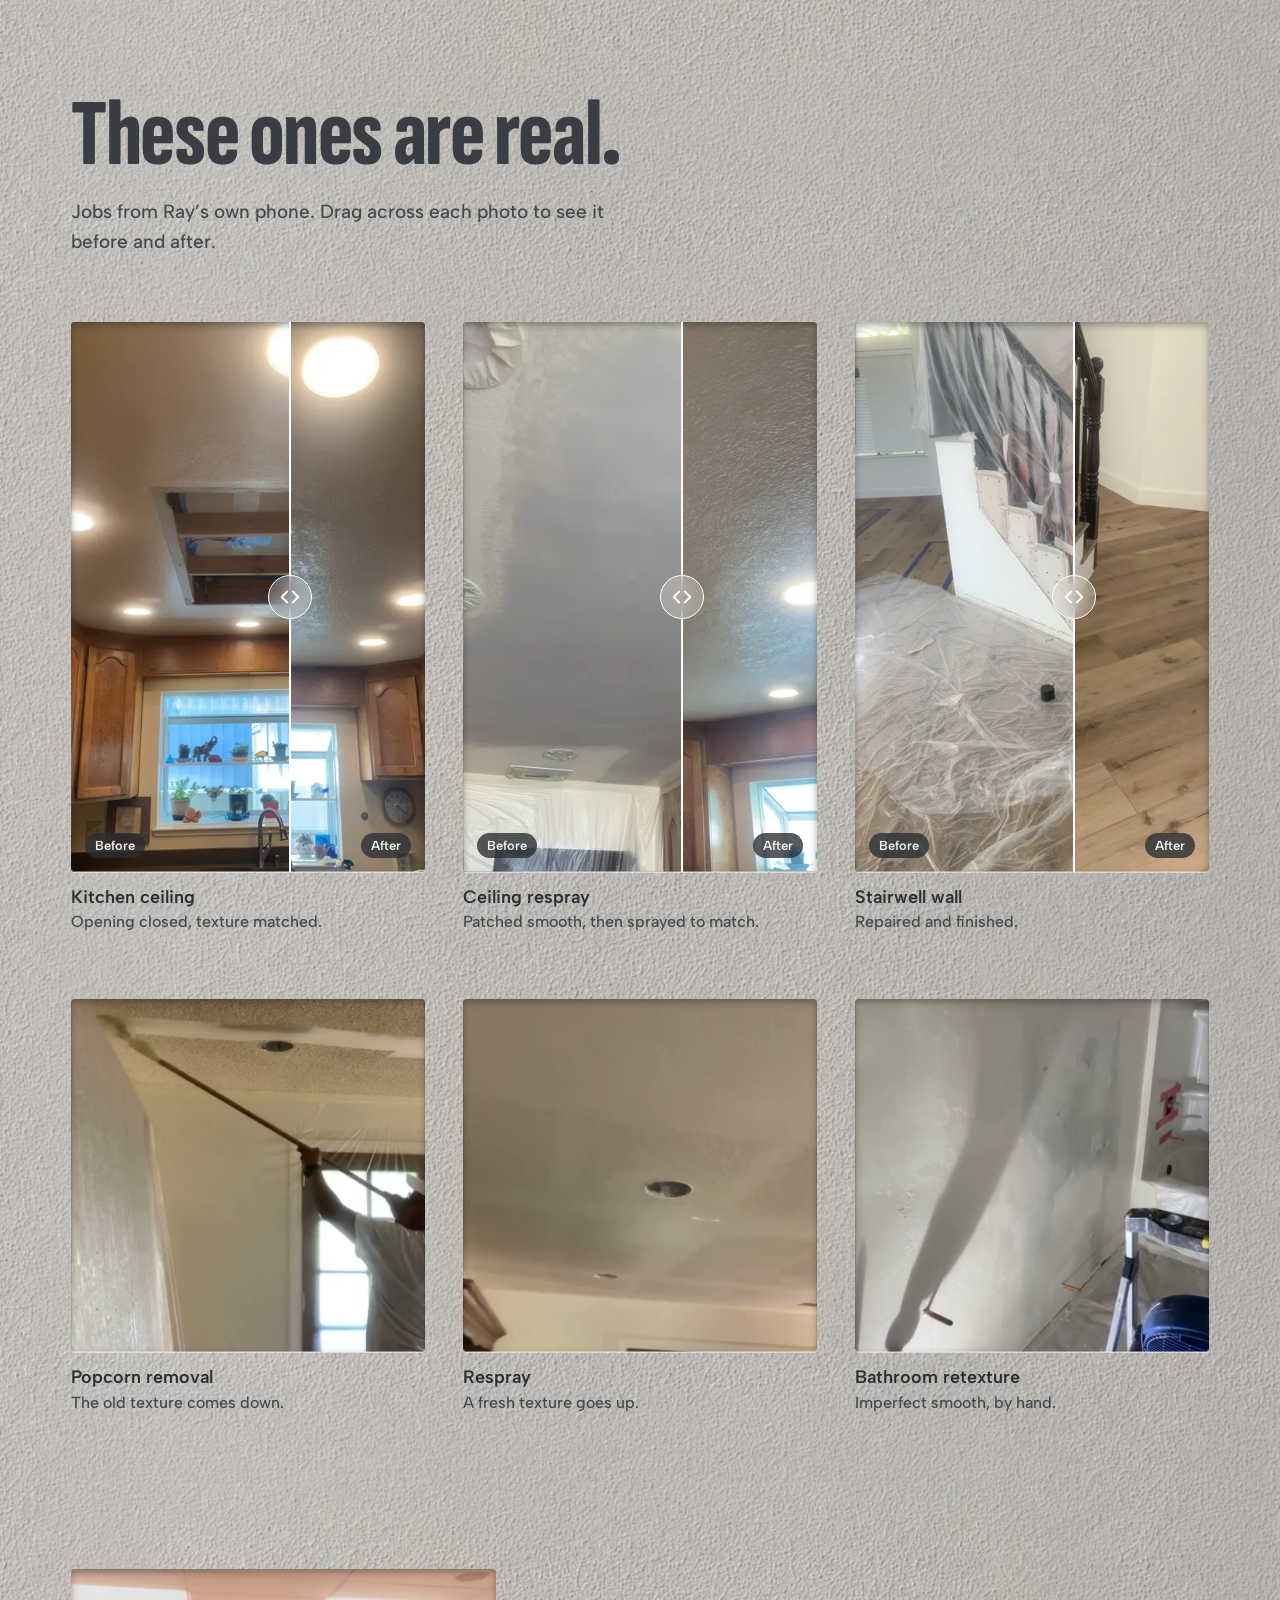
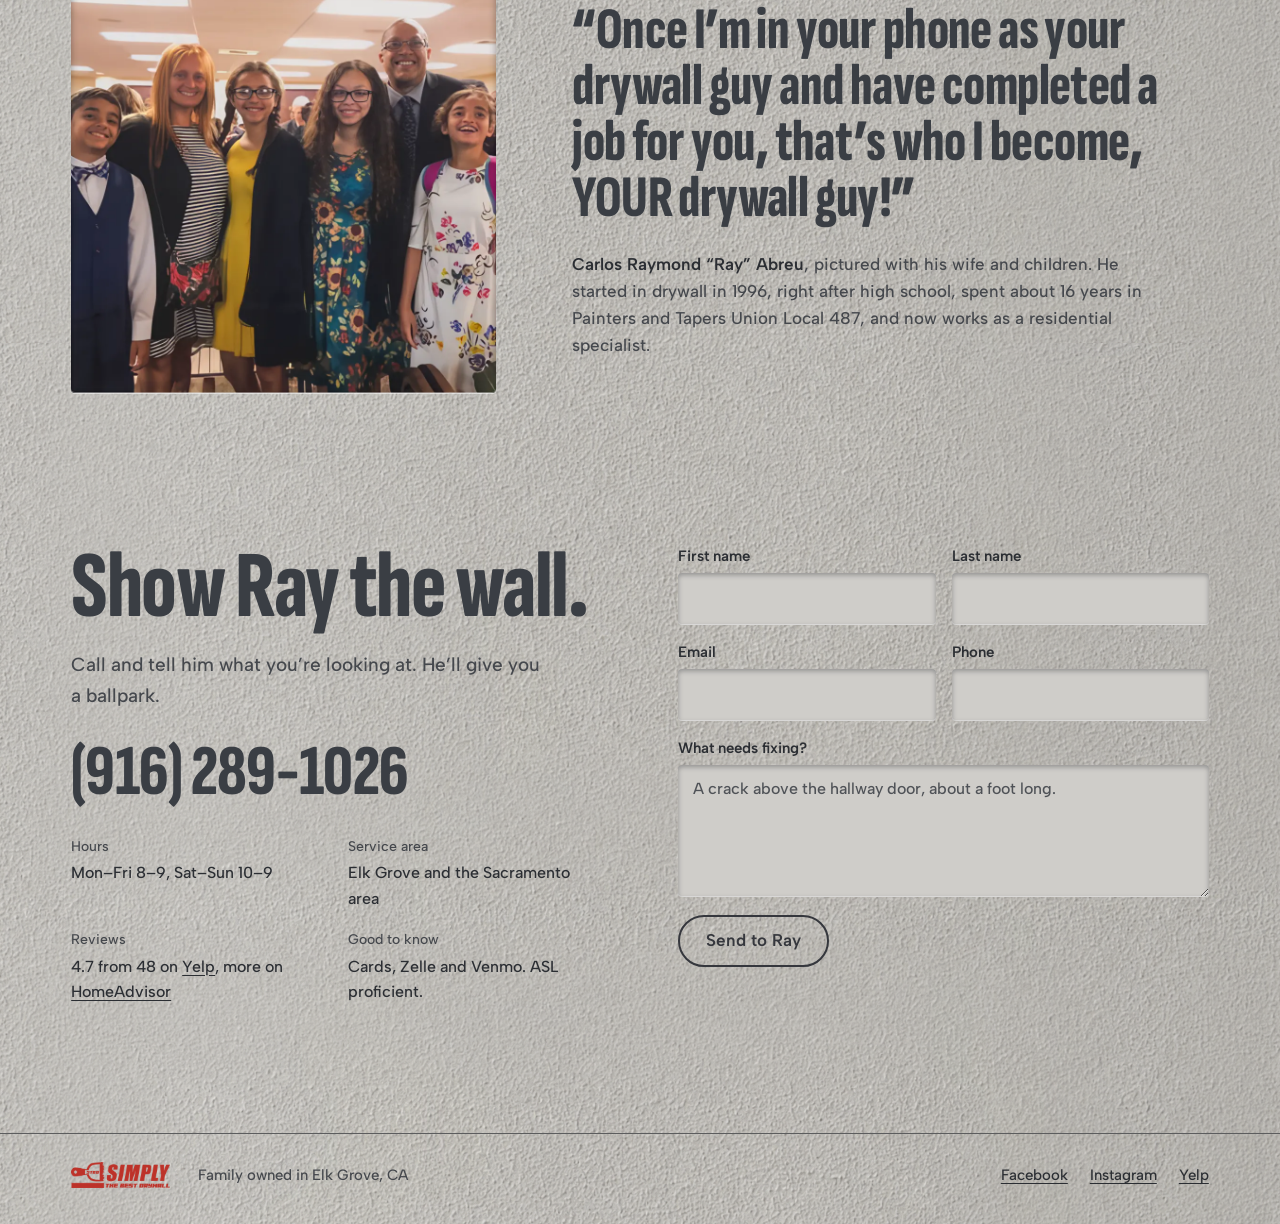
<file: all/round-2/c-the-wall/index.html>
<!doctype html>
<html lang="en">
<head>
<meta charset="utf-8">
<meta name="robots" content="noindex">
<meta name="viewport" content="width=device-width, initial-scale=1">
<meta name="robots" content="noindex, nofollow">
<title>Simply The Best Drywall · Where was the crack?</title>
<meta name="description" content="Drywall repair and texture matching in Elk Grove and the Sacramento area. Ray repairs the crack, then matches the texture so you never find it. Call (916) 289-1026.">
<link rel="icon" href="../../assets/img/favicon.png">
<link rel="preconnect" href="https://fonts.googleapis.com">
<link rel="preconnect" href="https://fonts.gstatic.com" crossorigin>
<link href="https://fonts.googleapis.com/css2?family=Albert+Sans:wght@400;500;600&family=Sofia+Sans+Extra+Condensed:wght@800&display=swap" rel="stylesheet">
<link rel="stylesheet" href="../../assets/base.css?v=7">
<style>
  :root {
    --wall: #c1bfbb;
    --ink: #3a3e44;
    --ink-2: #35373d;
    --graphite: #4a4c50;
    --red: #b3241f;
    --red-deep: #8f1b17;
    --logo-red: #bd3229;
    --focus: #3a3e44;
    --u: min(100vw / 1344, 100svh / 752, 1.15px);
    --tile: calc(1200 * var(--u));
    --display: "Sofia Sans Extra Condensed", "Arial Narrow", sans-serif;
    --body: "Albert Sans", ui-sans-serif, system-ui, sans-serif;
  }
  ::selection { background: var(--ink); color: var(--wall); }
  .skip { --skip-bg: var(--ink); --skip-fg: var(--wall); border-radius: 4px; }
  body { margin: 0; background: var(--wall); color: var(--ink); font: 500 17px/1.6 var(--body); }

  /* ---------- The wall: one continuous ground under raking daylight ---------- */
  .wall { background: url(../../assets/plates/light-side.png) 0 0 / 100% 100% no-repeat, url(../../assets/plates/wall.png) 0 0 / var(--tile) auto repeat; }

  /* ---------- Hero ---------- */
  /* The hero pins while the repair plays; the wall tile is anchored to the hero so the patch can match it exactly. */
  .pin { position: relative; height: 270svh; }
  .hero { position: sticky; top: 0; height: 100svh; min-height: calc(752 * var(--u)); overflow: hidden; isolation: isolate;
    background: url(../../assets/plates/wall.png) 0 0 / var(--tile) auto repeat; }
  .patch { position: absolute; z-index: 1; pointer-events: none; opacity: 0;
    background: url(../../assets/plates/wall.png) 0 0 / var(--tile) auto repeat;
    filter: blur(calc(var(--blur, 0) * 1px)) brightness(var(--lum, 1)) saturate(var(--sat, 1));
    -webkit-mask-image: radial-gradient(ellipse var(--rx, 0px) var(--ry, 0px) at 50% 50%, #000 58%, transparent 100%);
            mask-image: radial-gradient(ellipse var(--rx, 0px) var(--ry, 0px) at 50% 50%, #000 58%, transparent 100%); }
  .light { position: absolute; inset: 0; z-index: 3; pointer-events: none;
    background: url(../../assets/plates/light.png) center / cover no-repeat, url(../../assets/plates/light-side.png) 0 0 / 100% 100% no-repeat; }
  .logo-link, .hero h1, .sub, .btn, .trust, .rail { z-index: 4; }
  .p-crack { z-index: 0; }
  .p-circle, .p-note { z-index: 2; }
  .stage { position: absolute; left: calc(50% - 672 * var(--u)); top: calc(50% - 376 * var(--u)); width: calc(1344 * var(--u)); height: calc(752 * var(--u)); }
  .mark { position: absolute; inset: 0; --mx: 0; --my: 0; }
  .mark img.plate { position: absolute; object-fit: contain; pointer-events: none; }
  .p-circle { left: calc((619 - var(--mx)) * var(--u)); top: calc((154 - var(--my)) * var(--u)); width: calc(594 * var(--u)); height: calc(399 * var(--u)); }
  .p-crack  { left: calc((790 - var(--mx)) * var(--u)); top: calc((160 - var(--my)) * var(--u)); width: calc(257 * var(--u)); height: calc(383 * var(--u)); }
  .p-note   { left: calc((672 - var(--mx)) * var(--u)); top: calc((451 - var(--my)) * var(--u)); width: calc(269 * var(--u)); height: calc(150 * var(--u)); object-fit: cover; }

  .logo-link { position: absolute; left: calc(50 * var(--u)); top: calc(57 * var(--u)); color: var(--logo-red); }
  .logo-link .logo { --logo-h: calc(40 * var(--u)); display: block; }

  .hero h1 { position: absolute; left: calc(47 * var(--u)); top: calc(176 * var(--u)); margin: 0;
    font: 800 calc(201 * var(--u)) / .746 var(--display); letter-spacing: -0.032em; color: var(--ink); }
  .hero h1 span { display: block; }
  .sub { position: absolute; left: calc(52 * var(--u)); top: calc(484 * var(--u)); margin: 0;
    font: 500 calc(29.5 * var(--u)) / 1.2 var(--body); color: var(--ink-2); white-space: nowrap; }

  .btn { position: absolute; top: calc(545 * var(--u)); height: calc(57 * var(--u)); display: inline-flex; align-items: center; justify-content: center;
    border-radius: 999px; font: 500 calc(21 * var(--u)) / 1 var(--body); text-decoration: none; white-space: nowrap;
    transition: background-color .2s, color .2s, scale .12s; }
  .btn:active { scale: .97; }
  .btn-call { left: calc(49 * var(--u)); width: calc(290 * var(--u)); background: var(--red); color: #fff; }
  .btn-call:hover { background: var(--red-deep); }
  .btn-ballpark { left: calc(357 * var(--u)); width: calc(209 * var(--u)); border: calc(2 * var(--u)) solid var(--ink-2); color: var(--ink-2); box-sizing: border-box; }
  .btn-ballpark:hover { background: var(--ink-2); color: var(--wall); }

  .trust { position: absolute; left: calc(47 * var(--u)); top: calc(675 * var(--u)); margin: 0;
    font: 500 calc(15.5 * var(--u)) / 1.2 var(--body); color: #2b2e33; white-space: nowrap; }

  /* Stage rail: Hole, Patch, Mud, Texture, Gone */
  .rail { position: absolute; left: calc(1256 * var(--u)); top: calc(96 * var(--u)); height: calc(525 * var(--u)); width: calc(80 * var(--u)); margin: 0; padding: 0; list-style: none; }
  .rail::before { content: ""; position: absolute; left: calc(15 * var(--u)); top: 0; bottom: 0; width: 1px; background: #5c5d5e; }
  .rail li { position: absolute; left: 0; display: flex; align-items: center; gap: calc(14 * var(--u)); translate: 0 -50%; }
  .rail li:nth-child(1) { top: calc(67 * var(--u)); }
  .rail li:nth-child(2) { top: calc(181 * var(--u)); }
  .rail li:nth-child(3) { top: calc(294 * var(--u)); }
  .rail li:nth-child(4) { top: calc(409 * var(--u)); }
  .rail li:nth-child(5) { top: calc(525 * var(--u)); }
  .rail button { display: flex; align-items: center; gap: calc(12 * var(--u)); padding: calc(6 * var(--u)) 0; border: 0; background: none;
    font: 500 calc(15 * var(--u)) / 1 var(--body); color: #2b2e33; cursor: pointer; }
  .rail .dot { width: calc(10 * var(--u)); height: calc(10 * var(--u)); margin-left: calc(10 * var(--u)); border-radius: 50%; background: #2b2e33; transition: background-color .25s, scale .25s; }
  .rail [aria-current="step"] .dot { background: var(--red); scale: 1.8; }

  @media (max-width: 900px) {
    :root { --tile: 920px; }
    .pin { height: 230svh; }
    .hero { min-height: 0; }
    .stage { position: absolute; inset: 0; left: 0; top: 0; width: auto; height: auto; display: flex; flex-direction: column; align-items: flex-start;
      padding: max(16px, env(safe-area-inset-top)) 20px max(14px, env(safe-area-inset-bottom)); box-sizing: border-box; }
    .logo-link, .hero h1, .sub, .btn, .trust, .rail { position: relative; left: auto; top: auto; }
    .logo-link .logo { --logo-h: 30px; }
    .hero h1 { margin-top: 3.5svh; font-size: clamp(60px, 20vw, 120px); line-height: .8; }
    .sub { margin-top: 12px; font-size: 17px; white-space: normal; }
    .btn { height: 50px; width: auto; padding: 0 22px; font-size: 16px; }
    .btn-call { margin-top: 18px; }
    .btn-ballpark { margin-top: 10px; border-width: 2px; }
    .trust { margin-top: 12px; font-size: 13px; white-space: normal; }
    .mark { position: relative; inset: auto; align-self: center; flex: none; margin: auto 0;
      --mx: 600; --my: 140; --u: min((100vw - 40px) / 620, 34svh / 480); width: calc(620 * var(--u)); height: calc(480 * var(--u)); }
    .logo-link { order: 1; } .hero h1 { order: 2; } .sub { order: 3; } .btn-call { order: 4; } .btn-ballpark { order: 5; } .trust { order: 6; } .mark { order: 7; } .rail { order: 8; }
    .rail { width: 100%; height: auto; display: flex; justify-content: space-between; }
    .rail::before { left: 4px; right: 4px; top: 9px; bottom: auto; width: auto; height: 1px; }
    .rail li { position: static; translate: none; }
    .rail button { flex-direction: column; gap: 6px; padding: 4px 0 0; font-size: 13px; min-height: 44px; justify-content: flex-start; }
    .rail .dot { width: 9px; height: 9px; margin: 0; }
  }

  @media (prefers-reduced-motion: reduce) { .pin { height: auto; } .hero { position: relative; } }

  /* ---------- Sections: more of the same wall ---------- */
  :root { --text: #2b2e33; --text-2: #45484d; --rule: #5c5d5e; --gutter: clamp(20px, 4vw, 56px); }
  main section { scroll-margin-top: 24px; }
  .wrap { max-width: 1240px; margin: 0 auto; padding: 0 var(--gutter); }
  .sec { padding: clamp(88px, 12vw, 168px) 0 0; }
  .sec h2 { margin: 0; font: 800 clamp(56px, 7.4vw, 112px) / .86 var(--display); letter-spacing: -0.015em; color: var(--ink); text-wrap: balance; }
  .lede { margin: 22px 0 0; max-width: 46ch; font-size: 19px; color: var(--text-2); text-wrap: pretty; }
  .sec-top { display: flex; flex-wrap: wrap; justify-content: space-between; align-items: end; gap: 20px 64px; margin-bottom: clamp(40px, 5vw, 64px); }
  .sec-top .lede { margin: 0; }

  /* Recessed into the wall: a cut edge with light catching the lower lip. */
  .inset { position: relative; border-radius: 4px; overflow: hidden; background: #b5b3af;
    box-shadow: inset 0 3px 7px rgba(30, 32, 36, .45), inset 0 -1px 0 rgba(255, 255, 255, .45), 0 1px 0 rgba(255, 255, 255, .5); }
  .inset::after { content: ""; position: absolute; inset: 0; pointer-events: none; border-radius: inherit;
    box-shadow: inset 0 3px 7px rgba(30, 32, 36, .4), inset 0 -1px 0 rgba(255, 255, 255, .4); }
  .inset img, .inset video { display: block; width: 100%; height: 100%; object-fit: cover; }

  /* Textures: six samples set into the wall */
  .tiles { display: grid; grid-template-columns: repeat(6, minmax(0, 1fr)); gap: clamp(16px, 2.4vw, 32px); margin: 0; padding: 0; list-style: none; }
  .tile { display: grid; gap: 14px; align-content: start; }
  .tile .inset { aspect-ratio: 1; background: none; box-shadow: none; }
  .tile .inset::after { content: none; }
  .tile h3 { margin: 0; font: 600 22px/1.15 var(--body); letter-spacing: -0.01em; color: var(--text); text-align: center; }
  .tile p { margin: -6px 0 0; font-size: 15px; line-height: 1.5; color: var(--text-2); text-align: center; }
  .tiles-note { margin: 28px 0 0; font-size: 14px; color: var(--text-2); }

  /* Real work */
  .work { display: grid; grid-template-columns: repeat(3, minmax(0, 1fr)); gap: clamp(20px, 3vw, 40px); align-items: start; }
  .shot { margin: 0; display: grid; gap: 14px; }
  .shot .compare { aspect-ratio: 9 / 14; }
  .shot figcaption { font-size: 16px; color: var(--text-2); }
  .shot figcaption b { display: block; font: 600 18px/1.3 var(--body); color: var(--text); }
  .compare-tag { font: 600 13px/1 var(--body); padding: 6px 10px; border-radius: 999px; background: rgba(43, 46, 51, .78); color: #f1f0ed; }
  .reel { display: grid; grid-template-columns: repeat(3, minmax(0, 1fr)); align-items: start; gap: clamp(20px, 3vw, 40px); margin-top: clamp(40px, 5vw, 64px); }
  .reel .shot .inset { aspect-ratio: 1; }

  /* Ray */
  .ray { display: grid; grid-template-columns: minmax(0, .8fr) minmax(0, 1.2fr); gap: clamp(36px, 6vw, 96px); align-items: center; }
  .ray .inset { aspect-ratio: 1; }
  .ray blockquote { margin: 0; font: 800 clamp(40px, 4.6vw, 68px) / .95 var(--display); letter-spacing: -0.01em; color: var(--ink); }
  .ray-by { margin: 24px 0 0; font-size: 17px; color: var(--text-2); max-width: 52ch; }
  .ray-by b { color: var(--text); font-weight: 600; }

  /* Ballpark */
  .ballpark { display: grid; grid-template-columns: minmax(0, 1fr) minmax(0, 1fr); gap: clamp(36px, 6vw, 96px); align-items: start; padding-bottom: clamp(88px, 10vw, 140px); }
  .phone { display: inline-block; margin-top: 30px; white-space: nowrap; font: 800 clamp(52px, 5.6vw, 92px) / .9 var(--display); letter-spacing: -0.01em; color: var(--ink); text-decoration: none; }
  .phone:hover { color: var(--red); }
  .details { margin: 30px 0 0; display: grid; grid-template-columns: 1fr 1fr; gap: 18px 24px; }
  .details dt { font-size: 14px; color: var(--text-2); }
  .details dd { margin: 2px 0 0; font-size: 16px; color: var(--text); }
  .details a { color: var(--text); text-underline-offset: 3px; }
  form { display: grid; grid-template-columns: 1fr 1fr; gap: 18px 16px; }
  label { display: grid; gap: 8px; font: 600 15px/1.2 var(--body); color: var(--text); }
  label.full { grid-column: 1 / -1; }
  input, textarea { width: 100%; box-sizing: border-box; min-height: 52px; padding: 13px 15px; border: 0; border-radius: 4px; color: var(--text); background: #cfcdc9;
    font: 500 16px/1.4 var(--body); box-shadow: inset 0 2px 5px rgba(30, 32, 36, .35), inset 0 -1px 0 rgba(255, 255, 255, .45); }
  input::placeholder, textarea::placeholder { color: #4f5257; }
  textarea { min-height: 132px; resize: vertical; }
  input:focus-visible, textarea:focus-visible { outline: 2px solid var(--ink); outline-offset: 2px; }
  .form-foot { grid-column: 1 / -1; display: flex; flex-wrap: wrap; align-items: center; gap: 16px; }
  .send { min-height: 52px; padding: 0 26px; border: 2px solid var(--ink-2); border-radius: 999px; background: none; color: var(--ink-2); font: 600 17px/1 var(--body); transition: background-color .2s, color .2s, scale .12s; }
  .send:hover { background: var(--ink-2); color: var(--wall); }
  .send:active { scale: .97; }
  [data-form-status] { font-size: 15px; color: var(--text-2); }

  footer { border-top: 1px solid var(--rule); }
  footer .wrap { display: flex; flex-wrap: wrap; align-items: center; gap: 16px 28px; padding-block: 28px 36px; font-size: 15px; color: var(--text-2); }
  footer .logo { --logo-h: 26px; color: var(--logo-red); }
  footer nav { display: flex; gap: 22px; margin-left: auto; }
  footer a { color: var(--text); text-underline-offset: 3px; }

  @media (max-width: 1000px) {
    .tiles { grid-template-columns: repeat(3, minmax(0, 1fr)); }
    .ray, .ballpark { grid-template-columns: 1fr; }
    .ray .inset { max-width: 420px; }
  }
  @media (max-width: 700px) {
    .work { grid-template-columns: 1fr; }
    .shot .compare { aspect-ratio: 4 / 5; }
    .reel { grid-template-columns: 1fr 1fr; }
    .reel .shot:first-child { grid-column: 1 / -1; }
    .tiles { grid-template-columns: 1fr 1fr; }
    form, .details { grid-template-columns: 1fr; }
    footer nav { margin-left: 0; }
  }
</style>
</head>
<body class="wall">
<a class="skip" href="#main">Skip to content</a>

<div class="pin" data-pin>
<section class="hero" aria-labelledby="hero-h">
  <div class="stage">
    <div class="mark" data-mark aria-hidden="true">
      <img class="plate p-crack" src="../../assets/plates/crack.png" alt="" width="688" height="1024">
      <div class="patch" data-patch></div>
      <img class="plate p-circle" src="../../assets/plates/circle.png" alt="" width="1024" height="688">
      <img class="plate p-note" src="../../assets/plates/note.png" alt="" width="1344" height="752">
    </div>

    <a class="logo-link" href="#top" aria-label="Simply The Best Drywall, home"><span class="logo" aria-hidden="true"></span></a>
    <h1 id="hero-h"><span>Where was</span><span>the crack?</span></h1>
    <p class="sub">Scroll and watch Ray make it disappear.</p>
    <a class="btn btn-call" href="tel:+19162891026">Call Ray (916) 289-1026</a>
    <a class="btn btn-ballpark" href="#ballpark">Get a ballpark</a>
    <p class="trust">Family owned&nbsp;&nbsp;·&nbsp;&nbsp;Elk Grove&nbsp;&nbsp;·&nbsp;&nbsp;Drywall since 1996</p>

    <ol class="rail" aria-label="Repair stages">
      <li><button type="button" aria-current="step"><span class="dot"></span>Hole</button></li>
      <li><button type="button"><span class="dot"></span>Patch</button></li>
      <li><button type="button"><span class="dot"></span>Mud</button></li>
      <li><button type="button"><span class="dot"></span>Texture</button></li>
      <li><button type="button"><span class="dot"></span>Gone</button></li>
    </ol>
  </div>
  <div class="light" aria-hidden="true"></div>
</section>
</div>

<main id="main">
  <section class="sec" id="textures" aria-labelledby="textures-h">
    <div class="wrap">
      <div class="sec-top">
        <h2 id="textures-h">Whatever’s on your wall, Ray matches it.</h2>
        <p class="lede">A patch only disappears when the texture around it does too. These are the finishes he puts back.</p>
      </div>
      <ul class="tiles">
        <li class="tile"><div class="inset"><img src="../../assets/plates/tile-smooth.webp" width="640" height="640" alt="Example of a smooth, skim-coated wall" loading="lazy"></div><h3>Smooth</h3><p>Skim-coated and sanded flat.</p></li>
        <li class="tile"><div class="inset"><img src="../../assets/plates/tile-imperfect-smooth.webp" width="640" height="640" alt="Example of an imperfect smooth, hand-troweled wall" loading="lazy"></div><h3>Imperfect smooth</h3><p>Troweled by hand. His bathroom retexture.</p></li>
        <li class="tile"><div class="inset"><img src="../../assets/plates/tile-orange-peel.webp" width="640" height="640" alt="Example of an orange peel texture" loading="lazy"></div><h3>Orange peel</h3><p>Fine, even spray.</p></li>
        <li class="tile"><div class="inset"><img src="../../assets/plates/tile-knockdown.webp" width="640" height="640" alt="Example of a knockdown texture" loading="lazy"></div><h3>Knockdown</h3><p>Splatter, knocked flat with a knife.</p></li>
        <li class="tile"><div class="inset"><img src="../../assets/plates/tile-skip-trowel.webp" width="640" height="640" alt="Example of a skip trowel texture" loading="lazy"></div><h3>Skip trowel</h3><p>Hand-made crescents.</p></li>
        <li class="tile"><div class="inset"><img src="../../assets/plates/tile-popcorn.webp" width="640" height="640" alt="Example of a popcorn ceiling texture" loading="lazy"></div><h3>Popcorn</h3><p>Scraped off, then resprayed.</p></li>
      </ul>
      <p class="tiles-note">These six are example textures, not job photos. Ray’s real work is next.</p>
    </div>
  </section>

  <section class="sec" id="work" aria-labelledby="work-h">
    <div class="wrap">
      <div class="sec-top">
        <h2 id="work-h">These ones are real.</h2>
        <p class="lede">Jobs from Ray’s own phone. Drag across each photo to see it before and after.</p>
      </div>
      <div class="work">
        <figure class="shot">
          <div class="compare inset" data-compare>
            <img src="../../assets/img/ceiling-after.webp" srcset="../../assets/img/ceiling-after.webp 450w, ../../assets/img/ceiling-after@2x.webp 900w" sizes="(max-width: 700px) 90vw, 30vw" alt="After: the kitchen ceiling patched and textured, no opening visible" loading="lazy">
            <div class="compare-before"><img src="../../assets/img/ceiling-before.webp" srcset="../../assets/img/ceiling-before.webp 450w, ../../assets/img/ceiling-before@2x.webp 900w" sizes="(max-width: 700px) 90vw, 30vw" alt="Before: a large rectangular opening cut into the textured kitchen ceiling" loading="lazy"></div>
            <span class="compare-handle" aria-hidden="true"></span>
            <span class="compare-tag compare-tag--before">Before</span><span class="compare-tag compare-tag--after">After</span>
            <input type="range" min="0" max="100" value="50" aria-label="Compare the kitchen ceiling before and after">
          </div>
          <figcaption><b>Kitchen ceiling</b>Opening closed, texture matched.</figcaption>
        </figure>
        <figure class="shot">
          <div class="compare inset" data-compare>
            <img src="../../assets/img/skim-after.webp" srcset="../../assets/img/skim-after.webp 450w, ../../assets/img/skim-after@2x.webp 900w" sizes="(max-width: 700px) 90vw, 30vw" alt="After: ceiling with an even, matched texture" loading="lazy">
            <div class="compare-before"><img src="../../assets/img/skim-before.webp" srcset="../../assets/img/skim-before.webp 450w, ../../assets/img/skim-before@2x.webp 900w" sizes="(max-width: 700px) 90vw, 30vw" alt="Before: ceiling patched with smooth compound, texture not yet sprayed" loading="lazy"></div>
            <span class="compare-handle" aria-hidden="true"></span>
            <span class="compare-tag compare-tag--before">Before</span><span class="compare-tag compare-tag--after">After</span>
            <input type="range" min="0" max="100" value="50" aria-label="Compare the ceiling respray before and after">
          </div>
          <figcaption><b>Ceiling respray</b>Patched smooth, then sprayed to match.</figcaption>
        </figure>
        <figure class="shot">
          <div class="compare inset" data-compare>
            <img src="../../assets/img/stairs-after.webp" srcset="../../assets/img/stairs-after.webp 450w, ../../assets/img/stairs-after@2x.webp 900w" sizes="(max-width: 700px) 90vw, 30vw" alt="After: smooth, finished stairwell wall beside new wood floors" loading="lazy">
            <div class="compare-before"><img src="../../assets/img/stairs-before.webp" srcset="../../assets/img/stairs-before.webp 450w, ../../assets/img/stairs-before@2x.webp 900w" sizes="(max-width: 700px) 90vw, 30vw" alt="Before: stairwell wall masked in plastic during the repair" loading="lazy"></div>
            <span class="compare-handle" aria-hidden="true"></span>
            <span class="compare-tag compare-tag--before">Before</span><span class="compare-tag compare-tag--after">After</span>
            <input type="range" min="0" max="100" value="50" aria-label="Compare the stairwell before and after">
          </div>
          <figcaption><b>Stairwell wall</b>Repaired and finished.</figcaption>
        </figure>
      </div>
      <div class="reel">
        <figure class="shot"><div class="inset"><video muted playsinline loop preload="none" data-loop poster="../../assets/video/popcorn-scrape.jpg" src="../../assets/video/popcorn-scrape.mp4" aria-label="Ray scraping a popcorn ceiling"></video></div><figcaption><b>Popcorn removal</b>The old texture comes down.</figcaption></figure>
        <figure class="shot"><div class="inset"><video muted playsinline loop preload="none" data-loop poster="../../assets/video/popcorn-after.jpg" src="../../assets/video/popcorn-after.mp4" aria-label="The same ceiling with its new texture"></video></div><figcaption><b>Respray</b>A fresh texture goes up.</figcaption></figure>
        <figure class="shot"><div class="inset"><video muted playsinline loop preload="none" data-loop poster="../../assets/video/smooth-skim.jpg" src="../../assets/video/smooth-skim.mp4" aria-label="Skim coat going on during a bathroom retexture"></video></div><figcaption><b>Bathroom retexture</b>Imperfect smooth, by hand.</figcaption></figure>
      </div>
    </div>
  </section>

  <section class="sec" id="ray" aria-label="About Ray">
    <div class="wrap ray">
      <div class="inset"><img src="../../assets/img/ray-family.webp" srcset="../../assets/img/ray-family.webp 449w, ../../assets/img/ray-family@2x.webp 898w" sizes="(max-width: 1000px) 420px, 36vw" alt="Ray Abreu with his wife and children" loading="lazy"></div>
      <div>
        <blockquote>“Once I’m in your phone as your drywall guy and have completed a job for you, that’s who I become, YOUR drywall guy!”</blockquote>
        <p class="ray-by"><b>Carlos Raymond “Ray” Abreu</b>, pictured with his wife and children. He started in drywall in 1996, right after high school, spent about 16 years in Painters and Tapers Union Local 487, and now works as a residential specialist.</p>
      </div>
    </div>
  </section>

  <section class="sec" id="ballpark" aria-labelledby="ballpark-h">
    <div class="wrap ballpark">
      <div>
        <h2 id="ballpark-h">Show Ray the wall.</h2>
        <p class="lede">Call and tell him what you’re looking at. He’ll give you a ballpark.</p>
        <a class="phone" href="tel:+19162891026">(916) 289-1026</a>
        <dl class="details">
          <div><dt>Hours</dt><dd>Mon–Fri 8–9, Sat–Sun 10–9</dd></div>
          <div><dt>Service area</dt><dd>Elk Grove and the Sacramento area</dd></div>
          <div><dt>Reviews</dt><dd>4.7 from 48 on <a href="https://www.yelp.com/biz/simply-the-best-drywall-elk-grove" rel="noopener">Yelp</a>, more on <a href="https://www.homeadvisor.com/rated.SimplyTheBest.14765959.html" rel="noopener">HomeAdvisor</a></dd></div>
          <div><dt>Good to know</dt><dd>Cards, Zelle and Venmo. ASL proficient.</dd></div>
        </dl>
      </div>
      <form data-demo-form novalidate aria-label="Ask for a ballpark">
        <label>First name<input name="first" autocomplete="given-name" required></label>
        <label>Last name<input name="last" autocomplete="family-name" required></label>
        <label>Email<input name="email" type="email" autocomplete="email" required></label>
        <label>Phone<input name="phone" type="tel" autocomplete="tel" required></label>
        <label class="full">What needs fixing?<textarea name="details" required placeholder="A crack above the hallway door, about a foot long."></textarea></label>
        <div class="form-foot"><button class="send" type="submit">Send to Ray</button><span data-form-status role="status"></span></div>
      </form>
    </div>
  </section>
</main>

<footer>
  <div class="wrap">
    <span class="logo" role="img" aria-label="Simply The Best Drywall"></span>
    <span>Family owned in Elk Grove, CA</span>
    <nav aria-label="Social">
      <a href="https://www.facebook.com/simplythebestdrywall/" rel="noopener">Facebook</a>
      <a href="https://www.instagram.com/SIMPLYTHEBESTDRYWALL/" rel="noopener">Instagram</a>
      <a href="https://www.yelp.com/biz/simply-the-best-drywall-elk-grove" rel="noopener">Yelp</a>
    </nav>
  </div>
</footer>

<script src="../../assets/stb.js?v=7"></script>
<script>
/* The signature moment: scrolling repairs the crack. Hole, Patch, Mud, Texture, Gone. */
(function () {
  const reduce = matchMedia('(prefers-reduced-motion: reduce)').matches;
  const pin = document.querySelector('[data-pin]');
  const hero = pin.querySelector('.hero');
  const mark = hero.querySelector('[data-mark]');
  const patch = hero.querySelector('[data-patch]');
  const crack = hero.querySelector('.p-crack');
  const steps = [...hero.querySelectorAll('.rail button')];
  const marks = [0, .2, .45, .7, .92];             // where each stage starts, 0 to 1 through the pin
  const lerp = (a, b, t) => a + (b - a) * t;
  const ease = t => t < 0 ? 0 : t > 1 ? 1 : t * t * (3 - 2 * t);
  const span = (p, a, b) => ease((p - a) / (b - a));
  let u = 1, p = 0, shown = -1;

  function place() {
    const h = hero.getBoundingClientRect(), m = mark.getBoundingClientRect(), cs = getComputedStyle(mark);
    const mx = parseFloat(cs.getPropertyValue('--mx')) || 0, my = parseFloat(cs.getPropertyValue('--my')) || 0;
    u = m.width / (mx ? 620 : 1344);
    const w = 560 * u, hh = 600 * u, x = (935 - mx) * u - w / 2, y = (343 - my) * u - hh / 2;   // centred on the comp's crack
    const ox = m.left - h.left + x, oy = m.top - h.top + y;                                       // where that box sits on the hero's wall
    Object.assign(patch.style, { left: x + 'px', top: y + 'px', width: w + 'px', height: hh + 'px', backgroundPosition: (-ox) + 'px ' + (-oy) + 'px' });
  }

  function draw() {
    const patchIn = span(p, .14, .3), mud = span(p, .36, .58), tex = span(p, .62, .86);
    const rx = lerp(lerp(0, 60, patchIn), 230, mud) * u;     // a tight strip, then a wide skim
    const ry = lerp(lerp(0, 230, patchIn), 285, mud) * u;
    patch.style.opacity = patchIn > 0 ? 1 : 0;
    patch.style.setProperty('--rx', rx + 'px');
    patch.style.setProperty('--ry', ry + 'px');
    patch.style.setProperty('--blur', lerp(lerp(1.5, 9, mud), 0, tex) * u);
    patch.style.setProperty('--lum', lerp(lerp(1.2, 1.1, mud), 1, tex));
    patch.style.setProperty('--sat', lerp(.7, 1, tex));
    crack.style.opacity = p > .9 ? 0 : 1;
    let i = 0; marks.forEach((m, k) => { if (p >= m) i = k; });
    if (i !== shown) {
      shown = i;
      steps.forEach((b, k) => k === i ? b.setAttribute('aria-current', 'step') : b.removeAttribute('aria-current'));
    }
  }

  function progress() {
    const r = pin.getBoundingClientRect(), run = pin.offsetHeight - innerHeight;
    return run > 0 ? Math.min(1, Math.max(0, -r.top / run)) : p;
  }

  let ticking = false;
  const onScroll = () => { if (ticking) return; ticking = true; requestAnimationFrame(() => { ticking = false; p = progress(); draw(); }); };

  steps.forEach((b, k) => b.addEventListener('click', () => {
    if (reduce) { p = k === 4 ? 1 : marks[k] + .1; draw(); return; }
    const run = pin.offsetHeight - innerHeight;
    scrollTo({ top: pin.offsetTop + run * (k === 4 ? 1 : marks[k] + .08), behavior: 'smooth' });
  }));

  addEventListener('resize', () => { place(); onScroll(); });
  place();
  if (!reduce) addEventListener('scroll', onScroll, { passive: true });
  p = reduce ? 0 : progress(); draw();
})();
</script>
</body>
</html>
</file>
<file: assets/base.css>
/* Shared structure for all four options. Each option sets its own tokens and
   look; this file only holds behaviour-bound styles (skim, compare, reveal)
   and resets. */

*, *::before, *::after { box-sizing: border-box; }
html { -webkit-text-size-adjust: 100%; scroll-behavior: smooth; overflow-x: clip; }
body { margin: 0; min-height: 100vh; -webkit-font-smoothing: antialiased; text-rendering: optimizeLegibility; }
img, video { display: block; max-width: 100%; height: auto; }
a { color: inherit; }
button, input, textarea { font: inherit; color: inherit; }
button { cursor: pointer; }
:focus-visible { outline: 2px solid var(--focus, currentColor); outline-offset: 3px; border-radius: 4px; }
.sr-only { position: absolute; width: 1px; height: 1px; padding: 0; margin: -1px; overflow: hidden; clip: rect(0 0 0 0); white-space: nowrap; border: 0; }
.skip { position: absolute; left: 16px; top: -60px; z-index: 100; padding: 10px 16px; background: var(--skip-bg, #000); color: var(--skip-fg, #fff); border-radius: 8px; }
.skip:focus { top: 16px; }

/* Logo: the client's mark as a mask so it takes any palette colour. */
.logo {
  display: inline-block;
  aspect-ratio: 1143 / 300;
  height: var(--logo-h, 34px);
  background: currentColor;
  -webkit-mask: url(img/logo-mask.png) no-repeat center / contain;
          mask: url(img/logo-mask.png) no-repeat center / contain;
}

/* ---------- Skim ---------- */
[data-skim] { position: relative; }
.skim { position: absolute; inset: var(--skim-inset, 0); pointer-events: none; z-index: 2; }
.skim-crack { position: absolute; inset: 0; width: 100%; height: 100%; overflow: visible; opacity: 0; }
.skim-crack path { fill: none; stroke-linecap: round; stroke-linejoin: round; vector-effect: non-scaling-stroke; stroke-dasharray: 1; stroke-dashoffset: 1; }
.skim-crack-line { stroke: var(--skim-crack, currentColor); stroke-width: var(--skim-w, 2.2px); }
.skim-crack-lip { stroke: var(--skim-lip, rgba(255,255,255,.55)); stroke-width: calc(var(--skim-w, 2.2px) + 1.6px); transform: translate(0, 1.5px); }
.skim-crack-branch { stroke: var(--skim-crack, currentColor); stroke-width: calc(var(--skim-w, 2.2px) * .55); opacity: .8; }
.skim-track { position: absolute; top: 0; bottom: 0; left: 0; width: 0; }
.skim-knife {
  position: absolute; left: 0; top: 50%;
  height: var(--skim-knife-h, 88%); max-height: 180px; min-height: 64px;
  aspect-ratio: 120 / 170;
  translate: -97% -50%;
  transform-origin: 90% 50%;
  opacity: 0;
  filter: drop-shadow(0 10px 14px rgba(0,0,0,.28));
}
.skim-knife svg { width: 100%; height: 100%; display: block; }
/* Photographic knife (data-skim-knife): blade edge is the image's right edge. */
.skim-knife--img { aspect-ratio: 640 / 423; filter: drop-shadow(0 14px 18px rgba(0,0,0,.35)); }
.skim-knife--img img { width: 100%; height: 100%; display: block; }
.skim-sheen {
  position: absolute; top: 0; bottom: 0; right: 0; width: clamp(60px, 14vw, 180px);
  background: linear-gradient(90deg, transparent, var(--skim-sheen, rgba(255,255,255,.28)) 85%, transparent);
  opacity: 0; mix-blend-mode: soft-light;
  -webkit-mask-image: linear-gradient(180deg, transparent, #000 30%, #000 70%, transparent);
          mask-image: linear-gradient(180deg, transparent, #000 30%, #000 70%, transparent);
}

/* ---------- Compare ---------- */
.compare { --pos: 50%; position: relative; margin: 0; overflow: hidden; isolation: isolate; user-select: none; touch-action: pan-y; }
.compare img { width: 100%; height: 100%; object-fit: cover; }
.compare-before { position: absolute; inset: 0; clip-path: inset(0 calc(100% - var(--pos)) 0 0); }
.compare input[type="range"] { position: absolute; inset: 0; width: 100%; height: 100%; margin: 0; opacity: 0; cursor: ew-resize; z-index: 3; -webkit-appearance: none; appearance: none; touch-action: pan-y; }
.compare-handle { position: absolute; top: 0; bottom: 0; left: var(--pos); width: 2px; translate: -1px 0; background: var(--compare-line, #fff); z-index: 2; pointer-events: none; }
.compare-handle::after {
  content: ""; position: absolute; top: 50%; left: 50%; width: 44px; height: 44px; translate: -50% -50%;
  border-radius: 50%; background: var(--compare-knob, rgba(255,255,255,.22)); border: 1px solid var(--compare-line, #fff);
  -webkit-backdrop-filter: blur(10px); backdrop-filter: blur(10px);
  background-image: url("data:image/svg+xml,%3Csvg xmlns='http://www.w3.org/2000/svg' viewBox='0 0 24 24' fill='none' stroke='white' stroke-width='2' stroke-linecap='round' stroke-linejoin='round'%3E%3Cpath d='m9 6-6 6 6 6M15 6l6 6-6 6'/%3E%3C/svg%3E");
  background-size: 22px; background-position: center; background-repeat: no-repeat;
}
.compare:has(input:focus-visible) .compare-handle::after { outline: 2px solid var(--focus, #fff); outline-offset: 3px; }
.compare-tag { position: absolute; bottom: 14px; z-index: 2; pointer-events: none; }
.compare-tag--before { left: 14px; }
.compare-tag--after { right: 14px; }

/* ---------- Reveal ---------- */
.js [data-reveal] { opacity: 0; translate: 0 22px; transition: opacity .8s cubic-bezier(.2,.7,.2,1), translate .8s cubic-bezier(.2,.7,.2,1); transition-delay: var(--d, 0s); }
.js [data-reveal].is-in { opacity: 1; translate: 0 0; }

@media (prefers-reduced-motion: reduce) {
  html { scroll-behavior: auto; }
  *, *::before, *::after { animation-duration: .01ms !important; animation-iteration-count: 1 !important; transition-duration: .01ms !important; }
}
</file>
<file: all/assets/base.css>
/* Shared structure for all four options. Each option sets its own tokens and
   look; this file only holds behaviour-bound styles (skim, compare, reveal)
   and resets. */

*, *::before, *::after { box-sizing: border-box; }
html { -webkit-text-size-adjust: 100%; scroll-behavior: smooth; overflow-x: clip; }
body { margin: 0; min-height: 100vh; -webkit-font-smoothing: antialiased; text-rendering: optimizeLegibility; }
img, video { display: block; max-width: 100%; height: auto; }
a { color: inherit; }
button, input, textarea { font: inherit; color: inherit; }
button { cursor: pointer; }
:focus-visible { outline: 2px solid var(--focus, currentColor); outline-offset: 3px; border-radius: 4px; }
.sr-only { position: absolute; width: 1px; height: 1px; padding: 0; margin: -1px; overflow: hidden; clip: rect(0 0 0 0); white-space: nowrap; border: 0; }
.skip { position: absolute; left: 16px; top: -60px; z-index: 100; padding: 10px 16px; background: var(--skip-bg, #000); color: var(--skip-fg, #fff); border-radius: 8px; }
.skip:focus { top: 16px; }

/* Logo: the client's mark as a mask so it takes any palette colour. */
.logo {
  display: inline-block;
  aspect-ratio: 1143 / 300;
  height: var(--logo-h, 34px);
  background: currentColor;
  -webkit-mask: url(img/logo-mask.png) no-repeat center / contain;
          mask: url(img/logo-mask.png) no-repeat center / contain;
}

/* ---------- Skim ---------- */
[data-skim] { position: relative; }
.skim { position: absolute; inset: var(--skim-inset, 0); pointer-events: none; z-index: 2; }
.skim-crack { position: absolute; inset: 0; width: 100%; height: 100%; overflow: visible; opacity: 0; }
.skim-crack path { fill: none; stroke-linecap: round; stroke-linejoin: round; vector-effect: non-scaling-stroke; stroke-dasharray: 1; stroke-dashoffset: 1; }
.skim-crack-line { stroke: var(--skim-crack, currentColor); stroke-width: var(--skim-w, 2.2px); }
.skim-crack-lip { stroke: var(--skim-lip, rgba(255,255,255,.55)); stroke-width: calc(var(--skim-w, 2.2px) + 1.6px); transform: translate(0, 1.5px); }
.skim-crack-branch { stroke: var(--skim-crack, currentColor); stroke-width: calc(var(--skim-w, 2.2px) * .55); opacity: .8; }
.skim-track { position: absolute; top: 0; bottom: 0; left: 0; width: 0; }
.skim-knife {
  position: absolute; left: 0; top: 50%;
  height: var(--skim-knife-h, 88%); max-height: 180px; min-height: 64px;
  aspect-ratio: 120 / 170;
  translate: -97% -50%;
  transform-origin: 90% 50%;
  opacity: 0;
  filter: drop-shadow(0 10px 14px rgba(0,0,0,.28));
}
.skim-knife svg { width: 100%; height: 100%; display: block; }
/* Photographic knife (data-skim-knife): blade edge is the image's right edge. */
.skim-knife--img { aspect-ratio: 640 / 423; filter: drop-shadow(0 14px 18px rgba(0,0,0,.35)); }
.skim-knife--img img { width: 100%; height: 100%; display: block; }
.skim-sheen {
  position: absolute; top: 0; bottom: 0; right: 0; width: clamp(60px, 14vw, 180px);
  background: linear-gradient(90deg, transparent, var(--skim-sheen, rgba(255,255,255,.28)) 85%, transparent);
  opacity: 0; mix-blend-mode: soft-light;
  -webkit-mask-image: linear-gradient(180deg, transparent, #000 30%, #000 70%, transparent);
          mask-image: linear-gradient(180deg, transparent, #000 30%, #000 70%, transparent);
}

/* ---------- Compare ---------- */
.compare { --pos: 50%; position: relative; margin: 0; overflow: hidden; isolation: isolate; user-select: none; touch-action: pan-y; }
.compare img { width: 100%; height: 100%; object-fit: cover; }
.compare-before { position: absolute; inset: 0; clip-path: inset(0 calc(100% - var(--pos)) 0 0); }
.compare input[type="range"] { position: absolute; inset: 0; width: 100%; height: 100%; margin: 0; opacity: 0; cursor: ew-resize; z-index: 3; -webkit-appearance: none; appearance: none; touch-action: pan-y; }
.compare-handle { position: absolute; top: 0; bottom: 0; left: var(--pos); width: 2px; translate: -1px 0; background: var(--compare-line, #fff); z-index: 2; pointer-events: none; }
.compare-handle::after {
  content: ""; position: absolute; top: 50%; left: 50%; width: 44px; height: 44px; translate: -50% -50%;
  border-radius: 50%; background: var(--compare-knob, rgba(255,255,255,.22)); border: 1px solid var(--compare-line, #fff);
  -webkit-backdrop-filter: blur(10px); backdrop-filter: blur(10px);
  background-image: url("data:image/svg+xml,%3Csvg xmlns='http://www.w3.org/2000/svg' viewBox='0 0 24 24' fill='none' stroke='white' stroke-width='2' stroke-linecap='round' stroke-linejoin='round'%3E%3Cpath d='m9 6-6 6 6 6M15 6l6 6-6 6'/%3E%3C/svg%3E");
  background-size: 22px; background-position: center; background-repeat: no-repeat;
}
.compare:has(input:focus-visible) .compare-handle::after { outline: 2px solid var(--focus, #fff); outline-offset: 3px; }
.compare-tag { position: absolute; bottom: 14px; z-index: 2; pointer-events: none; }
.compare-tag--before { left: 14px; }
.compare-tag--after { right: 14px; }

/* ---------- Reveal ---------- */
.js [data-reveal] { opacity: 0; translate: 0 22px; transition: opacity .8s cubic-bezier(.2,.7,.2,1), translate .8s cubic-bezier(.2,.7,.2,1); transition-delay: var(--d, 0s); }
.js [data-reveal].is-in { opacity: 1; translate: 0 0; }

@media (prefers-reduced-motion: reduce) {
  html { scroll-behavior: auto; }
  *, *::before, *::after { animation-duration: .01ms !important; animation-iteration-count: 1 !important; transition-duration: .01ms !important; }
}
</file>
<file: preview/assets/base.css>
/* Shared structure for all four options. Each option sets its own tokens and
   look; this file only holds behaviour-bound styles (skim, compare, reveal)
   and resets. */

*, *::before, *::after { box-sizing: border-box; }
html { -webkit-text-size-adjust: 100%; scroll-behavior: smooth; overflow-x: clip; }
body { margin: 0; min-height: 100vh; -webkit-font-smoothing: antialiased; text-rendering: optimizeLegibility; }
img, video { display: block; max-width: 100%; height: auto; }
a { color: inherit; }
button, input, textarea { font: inherit; color: inherit; }
button { cursor: pointer; }
:focus-visible { outline: 2px solid var(--focus, currentColor); outline-offset: 3px; border-radius: 4px; }
.sr-only { position: absolute; width: 1px; height: 1px; padding: 0; margin: -1px; overflow: hidden; clip: rect(0 0 0 0); white-space: nowrap; border: 0; }
.skip { position: absolute; left: 16px; top: -60px; z-index: 100; padding: 10px 16px; background: var(--skip-bg, #000); color: var(--skip-fg, #fff); border-radius: 8px; }
.skip:focus { top: 16px; }

/* Logo: the client's mark as a mask so it takes any palette colour. */
.logo {
  display: inline-block;
  aspect-ratio: 1143 / 300;
  height: var(--logo-h, 34px);
  background: currentColor;
  -webkit-mask: url(img/logo-mask.png) no-repeat center / contain;
          mask: url(img/logo-mask.png) no-repeat center / contain;
}

/* ---------- Skim ---------- */
[data-skim] { position: relative; }
.skim { position: absolute; inset: var(--skim-inset, 0); pointer-events: none; z-index: 2; }
.skim-crack { position: absolute; inset: 0; width: 100%; height: 100%; overflow: visible; opacity: 0; }
.skim-crack path { fill: none; stroke-linecap: round; stroke-linejoin: round; vector-effect: non-scaling-stroke; stroke-dasharray: 1; stroke-dashoffset: 1; }
.skim-crack-line { stroke: var(--skim-crack, currentColor); stroke-width: var(--skim-w, 2.2px); }
.skim-crack-lip { stroke: var(--skim-lip, rgba(255,255,255,.55)); stroke-width: calc(var(--skim-w, 2.2px) + 1.6px); transform: translate(0, 1.5px); }
.skim-crack-branch { stroke: var(--skim-crack, currentColor); stroke-width: calc(var(--skim-w, 2.2px) * .55); opacity: .8; }
.skim-track { position: absolute; top: 0; bottom: 0; left: 0; width: 0; }
.skim-knife {
  position: absolute; left: 0; top: 50%;
  height: var(--skim-knife-h, 88%); max-height: 180px; min-height: 64px;
  aspect-ratio: 120 / 170;
  translate: -97% -50%;
  transform-origin: 90% 50%;
  opacity: 0;
  filter: drop-shadow(0 10px 14px rgba(0,0,0,.28));
}
.skim-knife svg { width: 100%; height: 100%; display: block; }
/* Photographic knife (data-skim-knife): blade edge is the image's right edge. */
.skim-knife--img { aspect-ratio: 640 / 423; filter: drop-shadow(0 14px 18px rgba(0,0,0,.35)); }
.skim-knife--img img { width: 100%; height: 100%; display: block; }
.skim-sheen {
  position: absolute; top: 0; bottom: 0; right: 0; width: clamp(60px, 14vw, 180px);
  background: linear-gradient(90deg, transparent, var(--skim-sheen, rgba(255,255,255,.28)) 85%, transparent);
  opacity: 0; mix-blend-mode: soft-light;
  -webkit-mask-image: linear-gradient(180deg, transparent, #000 30%, #000 70%, transparent);
          mask-image: linear-gradient(180deg, transparent, #000 30%, #000 70%, transparent);
}

/* ---------- Compare ---------- */
.compare { --pos: 50%; position: relative; margin: 0; overflow: hidden; isolation: isolate; user-select: none; touch-action: pan-y; }
.compare img { width: 100%; height: 100%; object-fit: cover; }
.compare-before { position: absolute; inset: 0; clip-path: inset(0 calc(100% - var(--pos)) 0 0); }
.compare input[type="range"] { position: absolute; inset: 0; width: 100%; height: 100%; margin: 0; opacity: 0; cursor: ew-resize; z-index: 3; -webkit-appearance: none; appearance: none; touch-action: pan-y; }
.compare-handle { position: absolute; top: 0; bottom: 0; left: var(--pos); width: 2px; translate: -1px 0; background: var(--compare-line, #fff); z-index: 2; pointer-events: none; }
.compare-handle::after {
  content: ""; position: absolute; top: 50%; left: 50%; width: 44px; height: 44px; translate: -50% -50%;
  border-radius: 50%; background: var(--compare-knob, rgba(255,255,255,.22)); border: 1px solid var(--compare-line, #fff);
  -webkit-backdrop-filter: blur(10px); backdrop-filter: blur(10px);
  background-image: url("data:image/svg+xml,%3Csvg xmlns='http://www.w3.org/2000/svg' viewBox='0 0 24 24' fill='none' stroke='white' stroke-width='2' stroke-linecap='round' stroke-linejoin='round'%3E%3Cpath d='m9 6-6 6 6 6M15 6l6 6-6 6'/%3E%3C/svg%3E");
  background-size: 22px; background-position: center; background-repeat: no-repeat;
}
.compare:has(input:focus-visible) .compare-handle::after { outline: 2px solid var(--focus, #fff); outline-offset: 3px; }
.compare-tag { position: absolute; bottom: 14px; z-index: 2; pointer-events: none; }
.compare-tag--before { left: 14px; }
.compare-tag--after { right: 14px; }

/* ---------- Reveal ---------- */
.js [data-reveal] { opacity: 0; translate: 0 22px; transition: opacity .8s cubic-bezier(.2,.7,.2,1), translate .8s cubic-bezier(.2,.7,.2,1); transition-delay: var(--d, 0s); }
.js [data-reveal].is-in { opacity: 1; translate: 0 0; }

@media (prefers-reduced-motion: reduce) {
  html { scroll-behavior: auto; }
  *, *::before, *::after { animation-duration: .01ms !important; animation-iteration-count: 1 !important; transition-duration: .01ms !important; }
}
</file>
